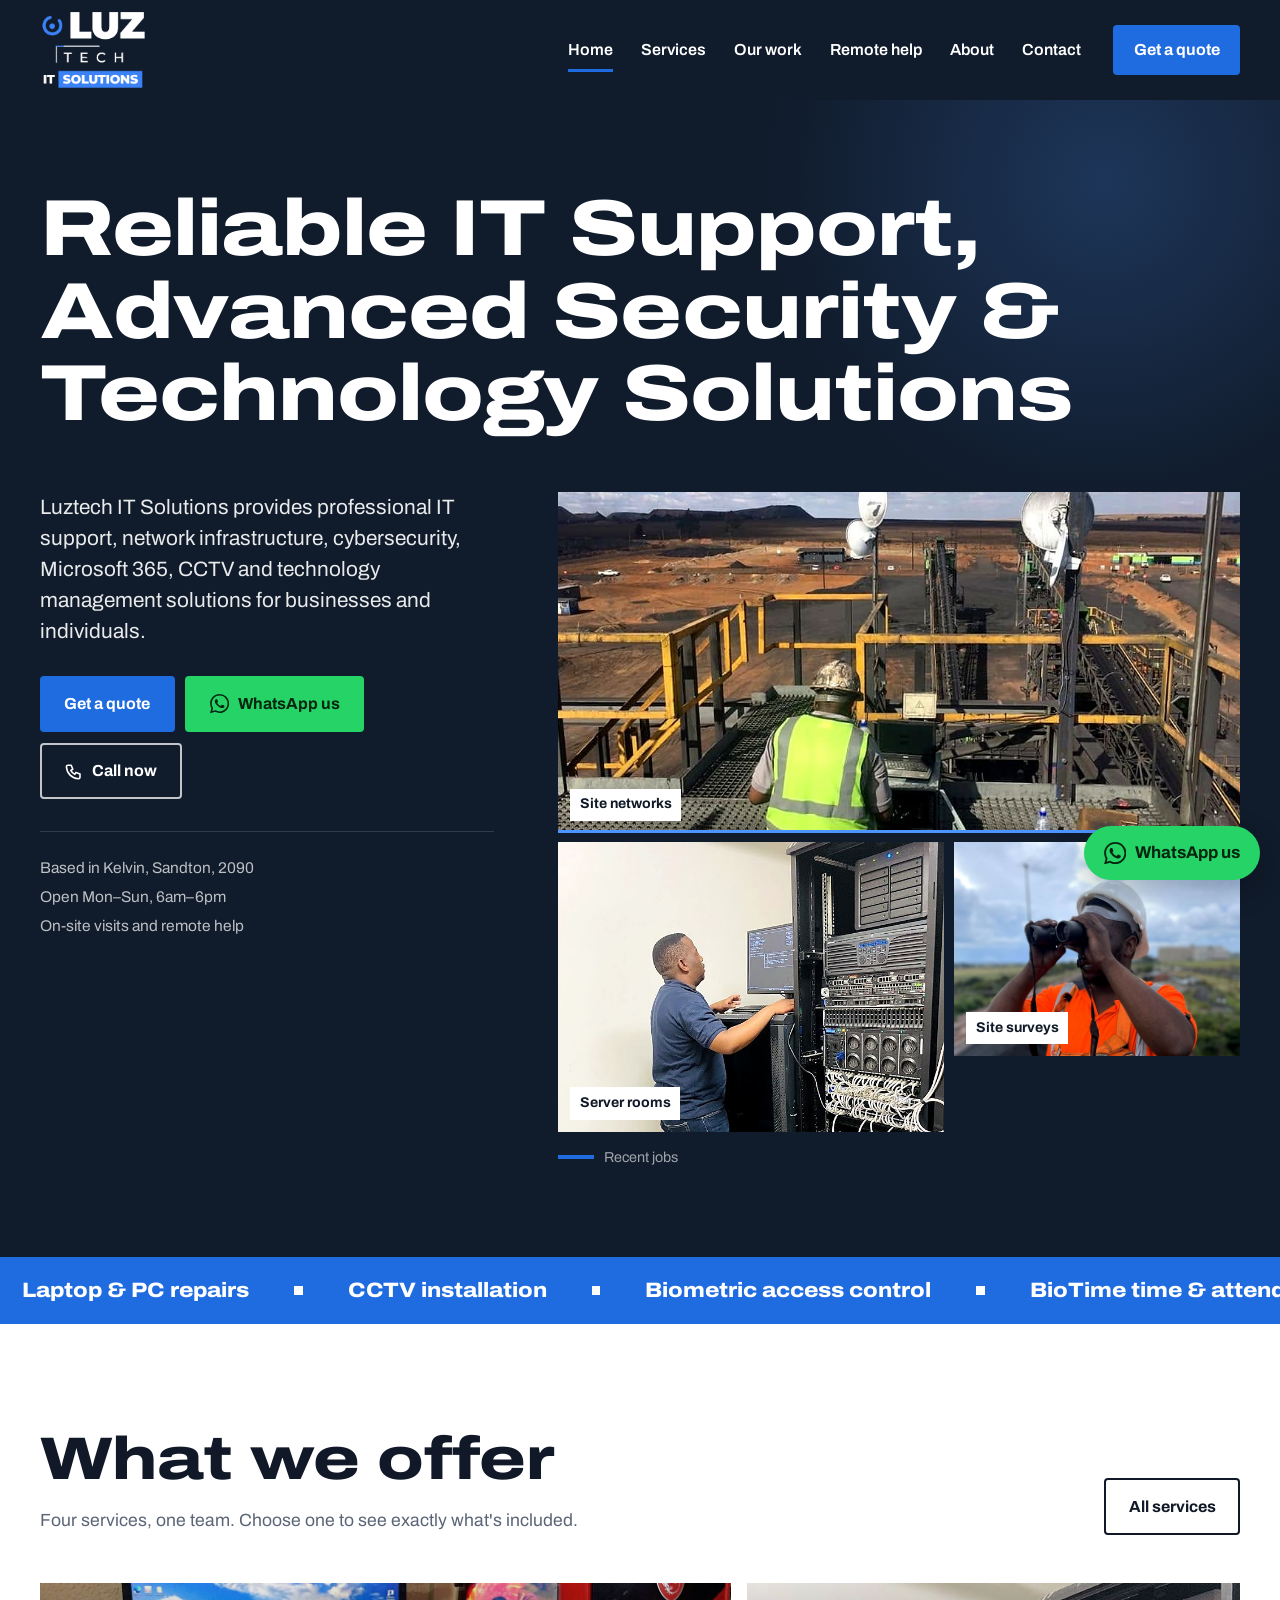
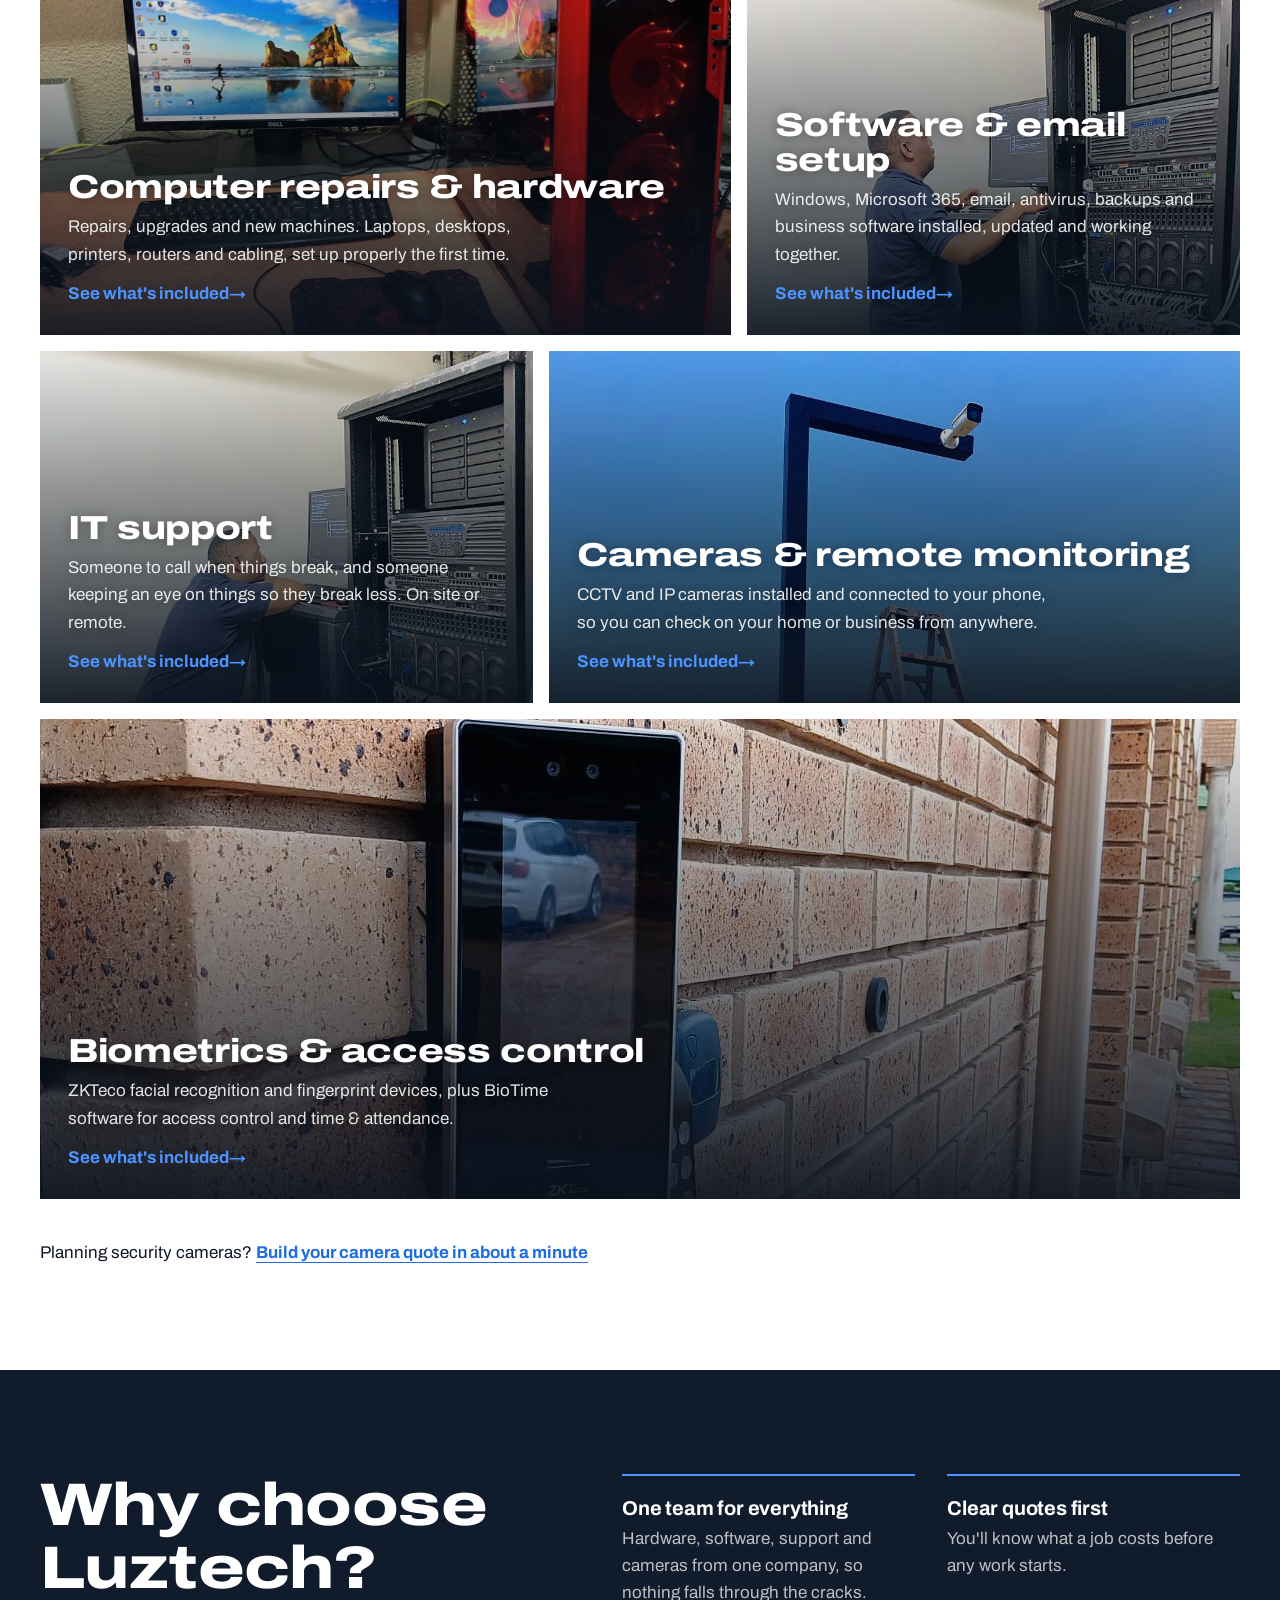
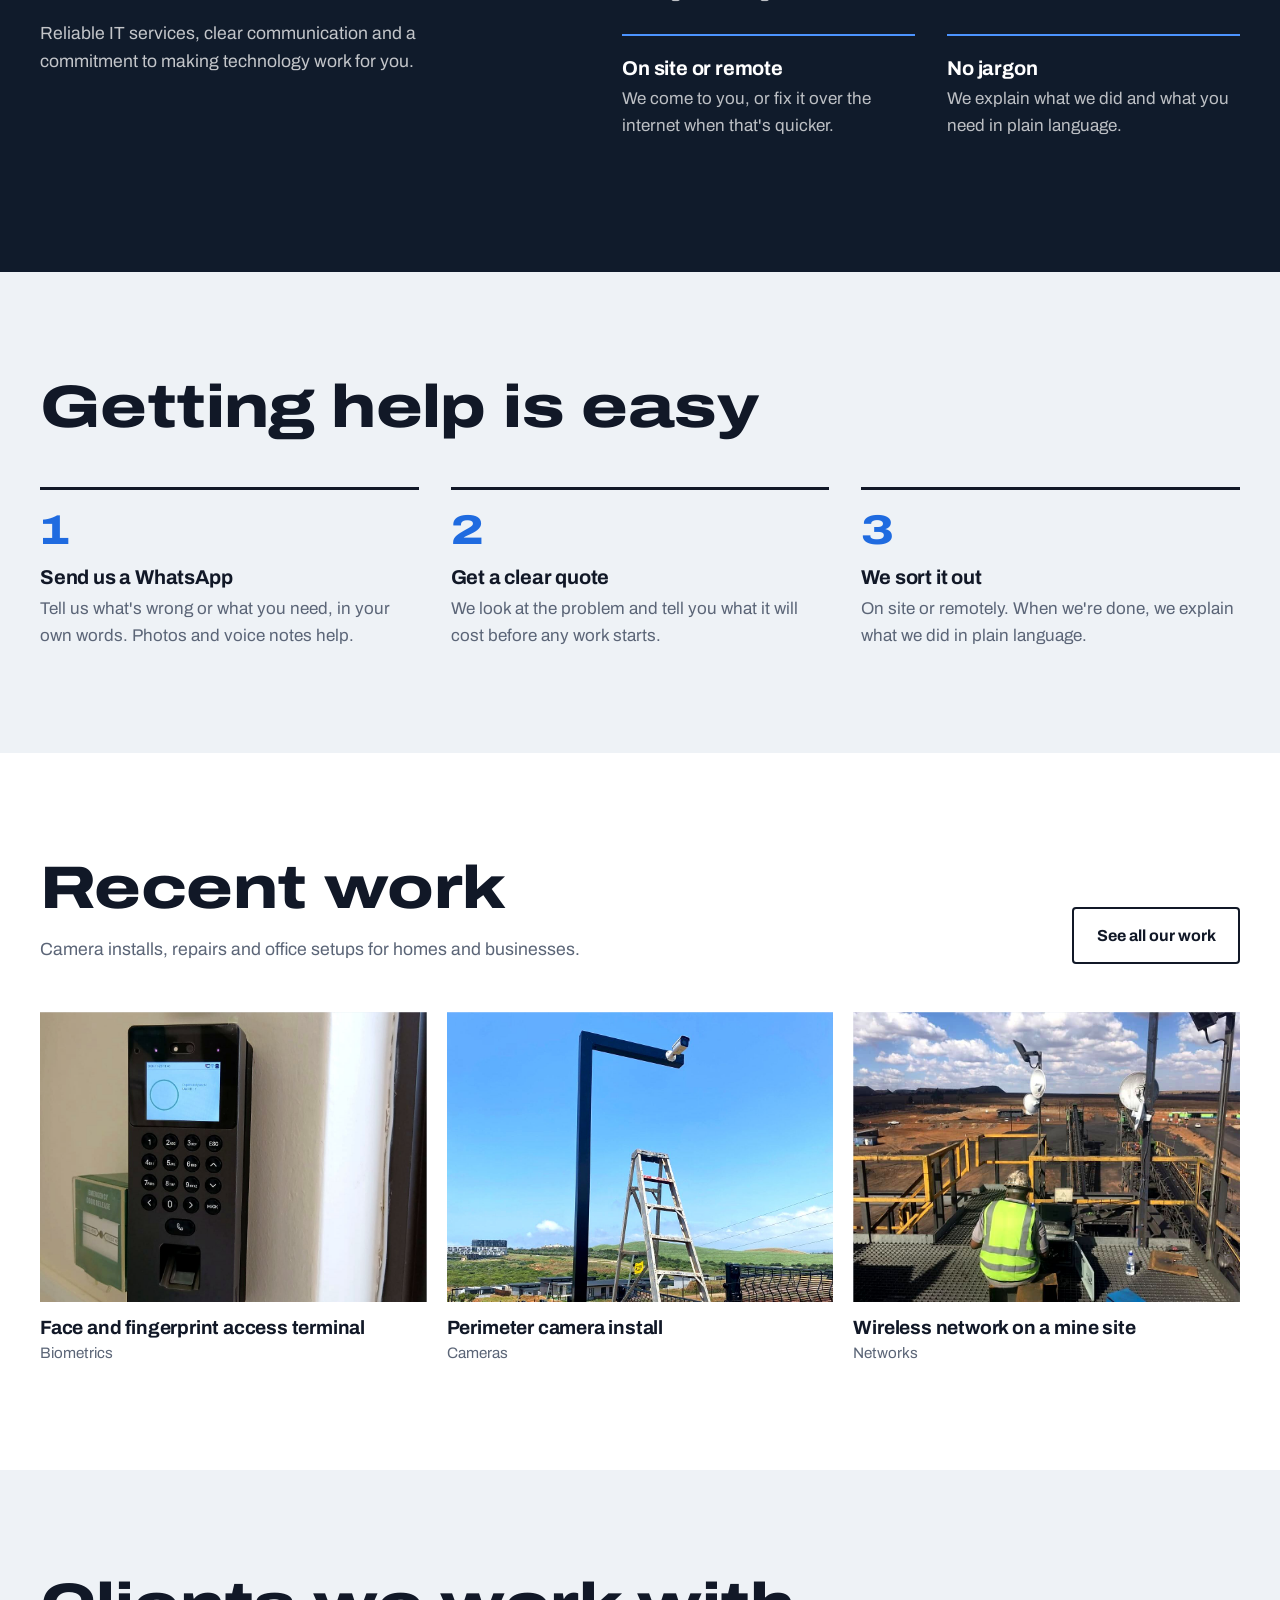
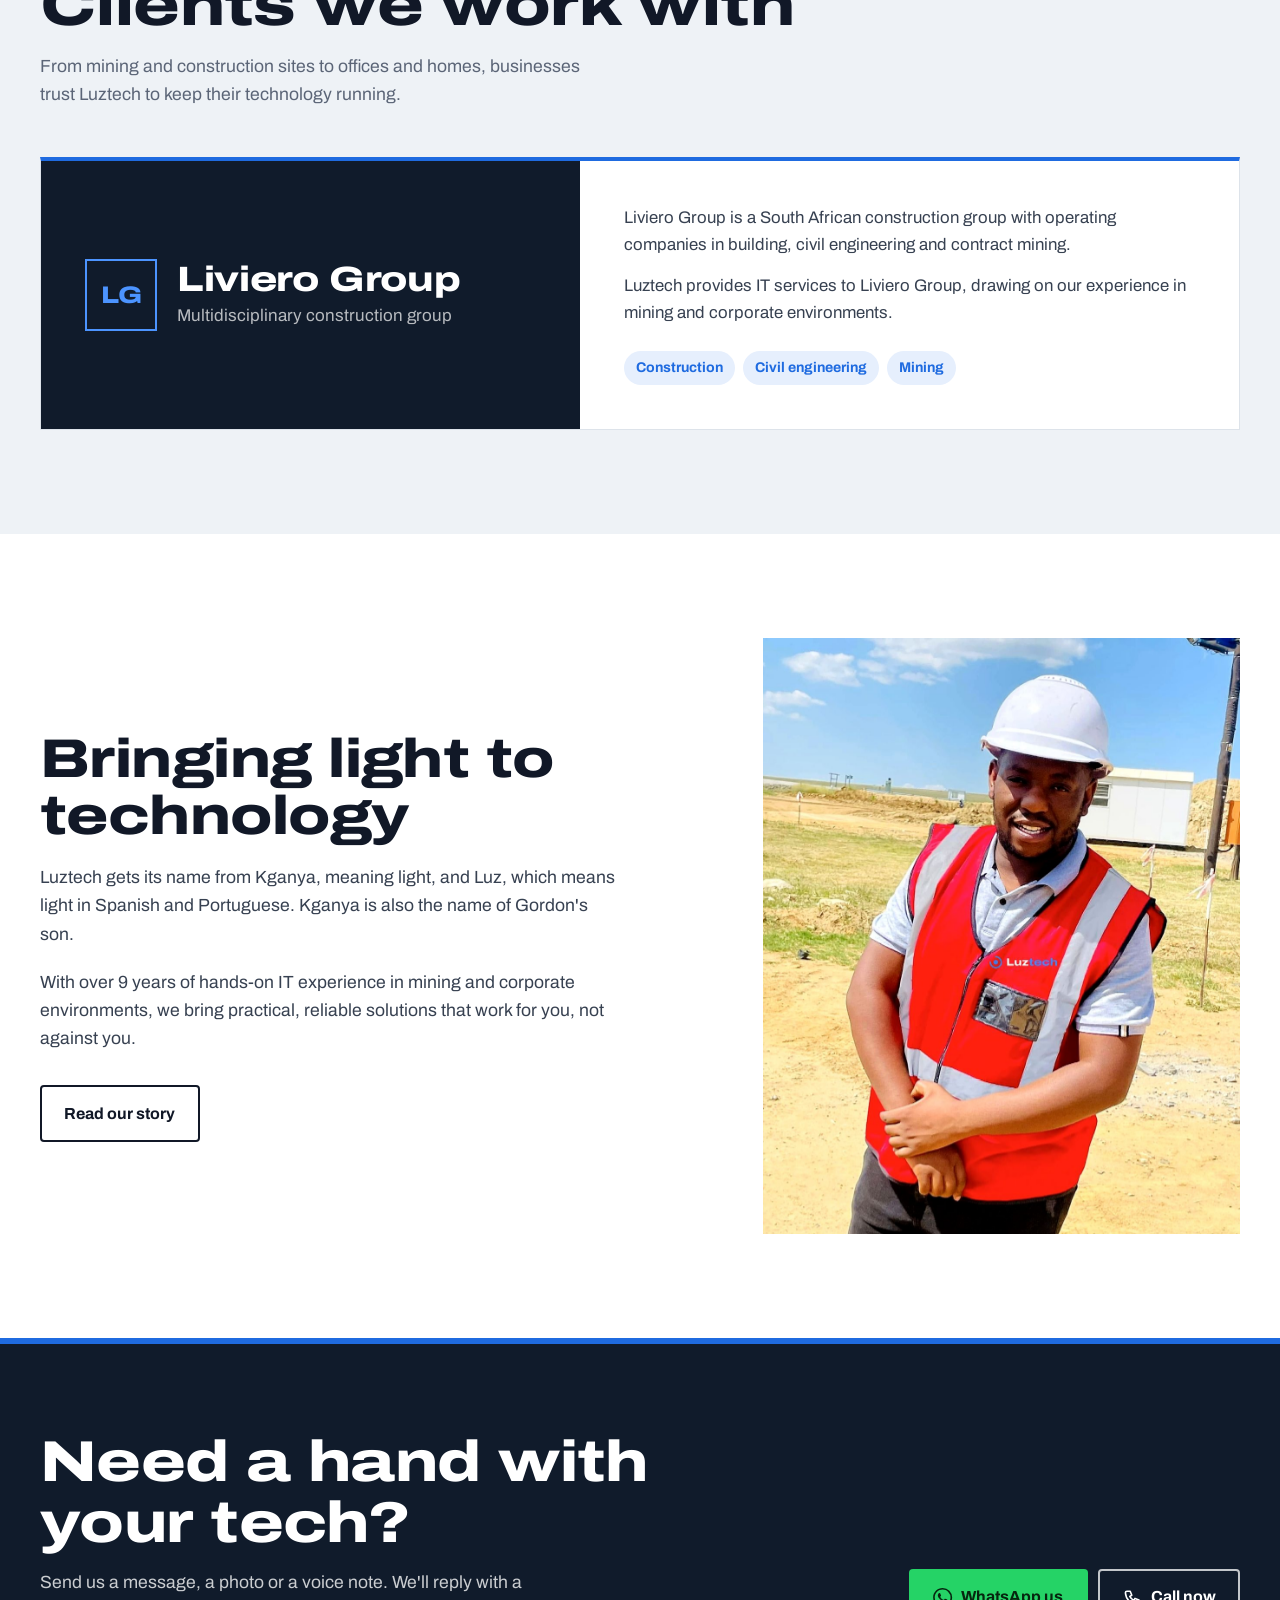
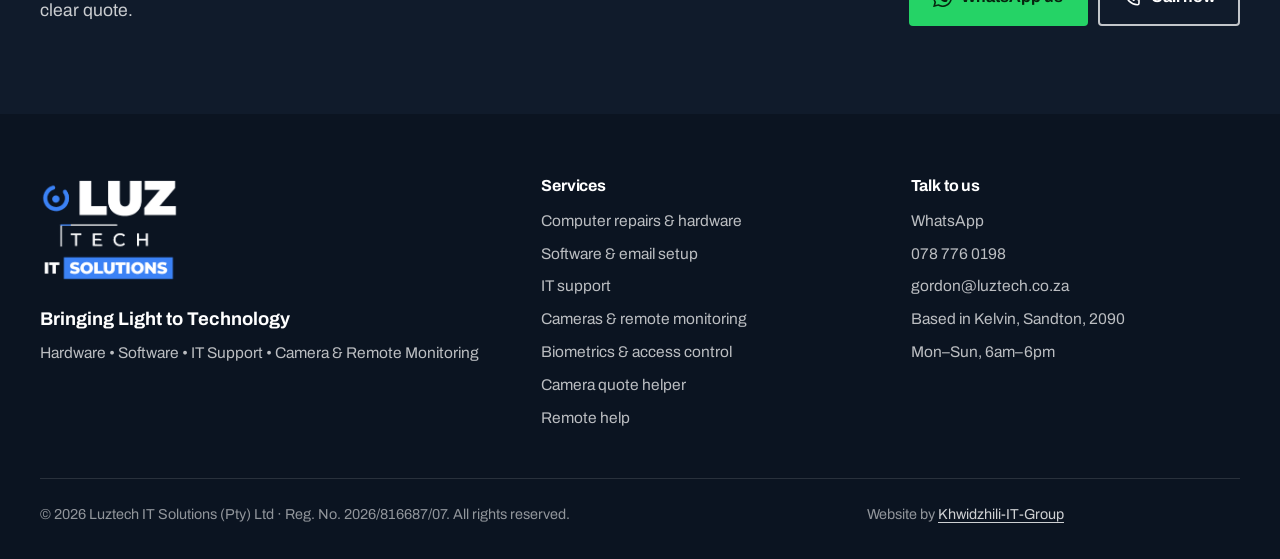
<file: index.html>
<!DOCTYPE html>
<html lang="en-ZA">
<head>
<meta charset="utf-8">
<meta name="viewport" content="width=device-width, initial-scale=1">
<title>Luztech IT Solutions | IT support, computer repairs & security cameras</title>
<meta name="description" content="IT support, computer repairs, software setup and security cameras for homes and businesses in South Africa. WhatsApp Luztech for a quote.">
<link rel="canonical" href="https://www.luztech.co.za/">
<meta property="og:title" content="Luztech IT Solutions | IT support, computer repairs & security cameras">
<meta property="og:description" content="IT support, computer repairs, software setup and security cameras for homes and businesses in South Africa. WhatsApp Luztech for a quote.">
<meta property="og:type" content="website">
<meta property="og:url" content="https://www.luztech.co.za/">
<meta property="og:image" content="https://www.luztech.co.za/images/share.jpg">
<meta name="theme-color" content="#101B2B">
<link rel="icon" href="data:image/svg+xml,%3Csvg xmlns='http://www.w3.org/2000/svg' viewBox='0 0 32 32'%3E%3Crect width='32' height='32' rx='7' fill='%23101B2B'/%3E%3Cpath d='M16 6A10 10 0 1 1 6 16' fill='none' stroke='%234C94FF' stroke-width='3' stroke-linecap='round'/%3E%3Ccircle cx='16' cy='16' r='4.5' fill='%234C94FF'/%3E%3C/svg%3E">
<link rel="preconnect" href="https://fonts.googleapis.com">
<link rel="preconnect" href="https://fonts.gstatic.com" crossorigin>
<link href="https://fonts.googleapis.com/css2?family=Archivo:wdth,wght@62..125,100..900&display=swap" rel="stylesheet">
<link rel="stylesheet" href="css/site.css?v=20261125a">
<script>document.documentElement.classList.add("js")</script>
<!-- Google Analytics: replace G-XXXXXXXXXX with your Measurement ID, then remove the comment markers.
<script async src="https://www.googletagmanager.com/gtag/js?id=G-XXXXXXXXXX"></script>
<script>window.dataLayer=window.dataLayer||[];function gtag(){dataLayer.push(arguments);}gtag('js',new Date());gtag('config','G-XXXXXXXXXX');</script>
-->
<script type="application/ld+json">{"@context": "https://schema.org", "@type": "LocalBusiness", "name": "Luztech IT Solutions", "slogan": "Bringing Light to Technology", "url": "https://www.luztech.co.za/", "email": "gordon@luztech.co.za", "telephone": "+27 78 776 0198", "areaServed": "Sandton, Johannesburg", "openingHoursSpecification": [{"@type": "OpeningHoursSpecification", "dayOfWeek": ["Monday", "Tuesday", "Wednesday", "Thursday", "Friday", "Saturday", "Sunday"], "opens": "06:00", "closes": "18:00"}], "address": {"@type": "PostalAddress", "addressLocality": "Kelvin, Sandton", "addressRegion": "Gauteng", "postalCode": "2090", "addressCountry": "ZA"}, "legalName": "Luztech IT Solutions (Pty) Ltd", "founder": {"@type": "Person", "name": "Aotlotlwe Gordon Segosapelo", "jobTitle": "Director"}, "foundingDate": "2026-10-13", "description": "IT support, computer repairs, software setup, and camera & remote monitoring for homes and businesses in South Africa.", "image": "https://www.luztech.co.za/images/share.jpg"}</script>
</head>
<body>
<a class="skip" href="#main">Skip to content</a>
<header class="site-head">
  <div class="wrap">
    <a class="brand" href="index.html" aria-label="Luztech IT Solutions, home"><img class="brand-logo" src="images/logo.png?v=1" alt="Luztech IT Solutions" width="297" height="222"></a>
    <nav class="nav" id="nav" aria-label="Main"><a href="index.html" aria-current="page">Home</a><a href="services.html">Services</a><a href="our-work.html">Our work</a><a href="remote-help.html">Remote help</a><a href="about.html">About</a><a href="contact.html">Contact</a></nav>
    <a class="btn btn-primary btn-sm head-cta" href="contact.html">Get a quote</a>
    <button class="menu-btn" aria-expanded="false" aria-controls="nav">Menu</button>
  </div>
  <div class="progress-line" aria-hidden="true"></div>
</header>
<main id="main">

<section class="hero">
  <div class="wrap">
    <h1>Reliable IT Support, Advanced Security &amp; Technology Solutions</h1>
    <div class="hero-grid">
      <div>
        <p class="hero-lede">Luztech IT Solutions provides professional IT support, network infrastructure, cybersecurity, Microsoft 365, CCTV and technology management solutions for businesses and individuals.</p>
        <div class="hero-btns">
          <a class="btn btn-primary" href="contact.html">Get a quote</a>
          <a class="btn btn-wa" data-wa="Hi Luztech, I'd like a quote."><svg viewBox="0 0 24 24" fill="currentColor" aria-hidden="true"><path d="M17.472 14.382c-.297-.149-1.758-.867-2.03-.967-.273-.099-.471-.148-.67.15-.197.297-.767.966-.94 1.164-.173.199-.347.223-.644.075-.297-.15-1.255-.463-2.39-1.475-.883-.788-1.48-1.761-1.653-2.059-.173-.297-.018-.458.13-.606.134-.133.298-.347.446-.52.149-.174.198-.298.298-.497.099-.198.05-.371-.025-.52-.075-.149-.669-1.612-.916-2.207-.242-.579-.487-.5-.669-.51-.173-.008-.371-.01-.57-.01-.198 0-.52.074-.792.372-.272.297-1.04 1.016-1.04 2.479 0 1.462 1.065 2.875 1.213 3.074.149.198 2.096 3.2 5.077 4.487.709.306 1.262.489 1.694.625.712.227 1.36.195 1.871.118.571-.085 1.758-.719 2.006-1.413.248-.694.248-1.289.173-1.413-.074-.124-.272-.198-.57-.347m-5.421 7.403h-.004a9.87 9.87 0 01-5.031-1.378l-.361-.214-3.741.982.998-3.648-.235-.374a9.86 9.86 0 01-1.51-5.26c.001-5.45 4.436-9.884 9.888-9.884 2.64 0 5.122 1.03 6.988 2.898a9.825 9.825 0 012.893 6.994c-.003 5.45-4.437 9.884-9.885 9.884m8.413-18.297A11.815 11.815 0 0012.05 0C5.495 0 .16 5.335.157 11.892c0 2.096.547 4.142 1.588 5.945L.057 24l6.305-1.654a11.882 11.882 0 005.683 1.448h.005c6.554 0 11.89-5.335 11.893-11.893a11.821 11.821 0 00-3.48-8.413Z"/></svg>WhatsApp us</a>
          <a class="btn btn-ghost" data-cfg-href="phone"><svg viewBox="0 0 24 24" fill="none" stroke="currentColor" stroke-width="2" stroke-linecap="round" stroke-linejoin="round" aria-hidden="true"><path d="M5 4h4l2 5-2.5 1.5a11 11 0 0 0 5 5L15 13l5 2v4a2 2 0 0 1-2 2A16 16 0 0 1 3 6a2 2 0 0 1 2-2"/></svg>Call now</a>
        </div>
        <div class="hero-info">
          <span>Based in <span data-cfg="area">Kelvin, Sandton, 2090</span></span>
          <span>Open <span data-cfg="hours">Mon–Sun, 6am–6pm</span></span>
          <span>On-site visits and remote help</span>
        </div>
      </div>
      <div>
        <div class="collage" data-collage>
          <figure class="photo on-dark slides c1" style="--ratio:16 / 8"><img src="images/hero.jpg" alt="Luztech setting up a wireless network on a mine site" data-label="Site networks" class="on"><img src="images/hero-1b.jpg" alt="ZKTeco facial recognition reader installed on a brick wall" data-label="Biometric access" loading="lazy"><span class="chip-label"><span>Site networks</span></span></figure>
          <figure class="photo on-dark slides c2" style="--ratio:4 / 3"><img src="images/hero-2.jpg" alt="Working in a server room" data-label="Server rooms" class="on"><img src="images/hero-2b.jpg" alt="On a site visit" data-label="Site visits" loading="lazy"><span class="chip-label"><span>Server rooms</span></span></figure>
          <figure class="photo on-dark slides c3" style="--ratio:4 / 3"><img src="images/hero-3.jpg" alt="Site survey on a high platform" data-label="Site surveys" class="on"><img src="images/hero-3b.jpg" alt="Camera installed on a pole at a perimeter fence" data-label="Camera installs" loading="lazy"><span class="chip-label"><span>Site surveys</span></span></figure>
        </div>
        <p class="collage-note"><i></i>Recent jobs</p>
      </div>
    </div>
  </div>
</section>
<div class="ticker" aria-hidden="true"><div class="ticker-track"><span>Laptop &amp; PC repairs</span><span>CCTV installation</span><span>Biometric access control</span><span>BioTime time &amp; attendance</span><span>Wi-Fi &amp; networks</span><span>Microsoft 365 &amp; email</span><span>Remote support</span><span>Data backups</span><span>Virus removal</span><span>Printer setup</span><span>Remote monitoring</span><span>Laptop &amp; PC repairs</span><span>CCTV installation</span><span>Biometric access control</span><span>BioTime time &amp; attendance</span><span>Wi-Fi &amp; networks</span><span>Microsoft 365 &amp; email</span><span>Remote support</span><span>Data backups</span><span>Virus removal</span><span>Printer setup</span><span>Remote monitoring</span></div></div>

<section class="section">
  <div class="wrap">
    <div class="section-head">
      <div><h2>What we offer</h2><p>Four services, one team. Choose one to see exactly what's included.</p></div>
      <a class="btn btn-outline" href="services.html">All services</a>
    </div>
    <div class="tiles"><a class="tile" href="computer-repairs.html"><figure class="photo on-dark" style="--ratio:auto"><img src="images/service-hardware.jpg" alt="Computer repairs & hardware" loading="lazy" onerror="this.remove()"><figcaption class="ph-note" aria-hidden="true"><svg viewBox="0 0 24 24" fill="none" stroke="currentColor" stroke-width="2" stroke-linecap="round" stroke-linejoin="round" aria-hidden="true"><path d="M4 8h3l2-3h6l2 3h3v11H4z"/><circle cx="12" cy="13" r="3.5"/></svg><span>Photo: a laptop opened up on the workbench</span><code>images/service-hardware.jpg</code></figcaption></figure><div class="tile-body"><h3>Computer repairs & hardware</h3><p>Repairs, upgrades and new machines. Laptops, desktops, printers, routers and cabling, set up properly the first time.</p><span class="go">See what's included</span></div></a><a class="tile" href="software-setup.html"><figure class="photo on-dark" style="--ratio:auto"><img src="images/service-software.jpg" alt="Software & email setup" loading="lazy" onerror="this.remove()"><figcaption class="ph-note" aria-hidden="true"><svg viewBox="0 0 24 24" fill="none" stroke="currentColor" stroke-width="2" stroke-linecap="round" stroke-linejoin="round" aria-hidden="true"><path d="M4 8h3l2-3h6l2 3h3v11H4z"/><circle cx="12" cy="13" r="3.5"/></svg><span>Photo: setting up email on a client's laptop</span><code>images/service-software.jpg</code></figcaption></figure><div class="tile-body"><h3>Software & email setup</h3><p>Windows, Microsoft 365, email, antivirus, backups and business software installed, updated and working together.</p><span class="go">See what's included</span></div></a></div>
    <div class="tiles flip"><a class="tile" href="it-support.html"><figure class="photo on-dark" style="--ratio:auto"><img src="images/service-support.jpg" alt="IT support" loading="lazy" onerror="this.remove()"><figcaption class="ph-note" aria-hidden="true"><svg viewBox="0 0 24 24" fill="none" stroke="currentColor" stroke-width="2" stroke-linecap="round" stroke-linejoin="round" aria-hidden="true"><path d="M4 8h3l2-3h6l2 3h3v11H4z"/><circle cx="12" cy="13" r="3.5"/></svg><span>Photo: server rack</span><code>images/service-support.jpg</code></figcaption></figure><div class="tile-body"><h3>IT support</h3><p>Someone to call when things break, and someone keeping an eye on things so they break less. On site or remote.</p><span class="go">See what's included</span></div></a><a class="tile" href="cctv-installation.html"><figure class="photo on-dark" style="--ratio:auto"><img src="images/service-cameras.jpg" alt="Cameras & remote monitoring" loading="lazy" onerror="this.remove()"><figcaption class="ph-note" aria-hidden="true"><svg viewBox="0 0 24 24" fill="none" stroke="currentColor" stroke-width="2" stroke-linecap="round" stroke-linejoin="round" aria-hidden="true"><path d="M4 8h3l2-3h6l2 3h3v11H4z"/><circle cx="12" cy="13" r="3.5"/></svg><span>Photo: a camera Gordon installed, mounted on a wall</span><code>images/service-cameras.jpg</code></figcaption></figure><div class="tile-body"><h3>Cameras & remote monitoring</h3><p>CCTV and IP cameras installed and connected to your phone, so you can check on your home or business from anywhere.</p><span class="go">See what's included</span></div></a></div>
    <div class="tiles single"><a class="tile" href="biometric-access.html"><figure class="photo on-dark" style="--ratio:auto"><img src="images/service-biometrics.jpg" alt="Biometrics & access control" loading="lazy" onerror="this.remove()"><figcaption class="ph-note" aria-hidden="true"><svg viewBox="0 0 24 24" fill="none" stroke="currentColor" stroke-width="2" stroke-linecap="round" stroke-linejoin="round" aria-hidden="true"><path d="M4 8h3l2-3h6l2 3h3v11H4z"/><circle cx="12" cy="13" r="3.5"/></svg><span>Photo: facial recognition reader on a wall</span><code>images/service-biometrics.jpg</code></figcaption></figure><div class="tile-body"><h3>Biometrics & access control</h3><p>ZKTeco facial recognition and fingerprint devices, plus BioTime software for access control and time & attendance.</p><span class="go">See what's included</span></div></a></div>
    <p class="section-foot">Planning security cameras? <a class="text-link" href="camera-quote.html">Build your camera quote in about a minute</a></p>
  </div>
</section>

<section class="section section-dark">
  <div class="wrap diff">
    <div>
      <h2>Why choose Luztech?</h2>
      <p>Reliable IT services, clear communication and a commitment to making technology work for you.</p>
    </div>
    <div class="points">
      <div><h3>One team for everything</h3><p>Hardware, software, support and cameras from one company, so nothing falls through the cracks.</p></div>
      <div><h3>Clear quotes first</h3><p>You'll know what a job costs before any work starts.</p></div>
      <div><h3>On site or remote</h3><p>We come to you, or fix it over the internet when that's quicker.</p></div>
      <div><h3>No jargon</h3><p>We explain what we did and what you need in plain language.</p></div>
    </div>
  </div>
</section>

<section class="section section-mist">
  <div class="wrap">
    <div class="section-head"><div><h2>Getting help is easy</h2></div></div>
    <ol class="steps">
      <li><h3>Send us a WhatsApp</h3><p>Tell us what's wrong or what you need, in your own words. Photos and voice notes help.</p></li>
      <li><h3>Get a clear quote</h3><p>We look at the problem and tell you what it will cost before any work starts.</p></li>
      <li><h3>We sort it out</h3><p>On site or remotely. When we're done, we explain what we did in plain language.</p></li>
    </ol>
  </div>
</section>

<section class="section">
  <div class="wrap">
    <div class="section-head">
      <div><h2>Recent work</h2><p>Camera installs, repairs and office setups for homes and businesses.</p></div>
      <a class="btn btn-outline" href="our-work.html">See all our work</a>
    </div>
    <div class="work-grid"><article class="job"><figure class="photo" style="--ratio:4 / 3"><img src="images/work-10.jpg" alt="Face and fingerprint access terminal" loading="lazy" onerror="this.remove()"><figcaption class="ph-note" aria-hidden="true"><svg viewBox="0 0 24 24" fill="none" stroke="currentColor" stroke-width="2" stroke-linecap="round" stroke-linejoin="round" aria-hidden="true"><path d="M4 8h3l2-3h6l2 3h3v11H4z"/><circle cx="12" cy="13" r="3.5"/></svg><span>Face and fingerprint access terminal</span><code>images/work-10.jpg</code></figcaption></figure>
  <h3>Face and fingerprint access terminal</h3>
  <p class="where">Biometrics</p>
</article><article class="job"><figure class="photo" style="--ratio:4 / 3"><img src="images/work-7.jpg" alt="Perimeter camera install" loading="lazy" onerror="this.remove()"><figcaption class="ph-note" aria-hidden="true"><svg viewBox="0 0 24 24" fill="none" stroke="currentColor" stroke-width="2" stroke-linecap="round" stroke-linejoin="round" aria-hidden="true"><path d="M4 8h3l2-3h6l2 3h3v11H4z"/><circle cx="12" cy="13" r="3.5"/></svg><span>Perimeter camera install</span><code>images/work-7.jpg</code></figcaption></figure>
  <h3>Perimeter camera install</h3>
  <p class="where">Cameras</p>
</article><article class="job"><figure class="photo" style="--ratio:4 / 3"><img src="images/work-2.jpg" alt="Wireless network on a mine site" loading="lazy" onerror="this.remove()"><figcaption class="ph-note" aria-hidden="true"><svg viewBox="0 0 24 24" fill="none" stroke="currentColor" stroke-width="2" stroke-linecap="round" stroke-linejoin="round" aria-hidden="true"><path d="M4 8h3l2-3h6l2 3h3v11H4z"/><circle cx="12" cy="13" r="3.5"/></svg><span>Wireless network on a mine site</span><code>images/work-2.jpg</code></figcaption></figure>
  <h3>Wireless network on a mine site</h3>
  <p class="where">Networks</p>
</article></div>
  </div>
</section>

<section class="section section-mist">
  <div class="wrap">
    <div class="section-head"><div><h2>Clients we work with</h2><p>From mining and construction sites to offices and homes, businesses trust Luztech to keep their technology running.</p></div></div>
    <div class="client-feature">
      <div class="client-name">
        <span class="client-mono" aria-hidden="true">LG</span>
        <div><h3>Liviero Group</h3><p>Multidisciplinary construction group</p></div>
      </div>
      <div class="client-body">
        <p>Liviero Group is a South African construction group with operating companies in building, civil engineering and contract mining.</p>
        <p>Luztech provides IT services to Liviero Group, drawing on our experience in mining and corporate environments.</p>
        <ul class="client-tags"><li>Construction</li><li>Civil engineering</li><li>Mining</li></ul>
      </div>
    </div>
  </div>
</section>

<section class="section">
  <div class="wrap about-strip">
    <div>
      <h2>Bringing light to technology</h2>
      <p>Luztech gets its name from Kganya, meaning light, and Luz, which means light in Spanish and Portuguese. Kganya is also the name of Gordon's son.</p>
      <p>With over 9 years of hands-on IT experience in mining and corporate environments, we bring practical, reliable solutions that work for you, not against you.</p>
      <a class="btn btn-outline" href="about.html">Read our story</a>
    </div>
    <figure class="photo" style="--ratio:4 / 5"><img src="images/gordon.jpg" alt="Gordon, founder of Luztech IT Solutions" loading="lazy" onerror="this.remove()"><figcaption class="ph-note" aria-hidden="true"><svg viewBox="0 0 24 24" fill="none" stroke="currentColor" stroke-width="2" stroke-linecap="round" stroke-linejoin="round" aria-hidden="true"><path d="M4 8h3l2-3h6l2 3h3v11H4z"/><circle cx="12" cy="13" r="3.5"/></svg><span>Photo: Gordon, a natural portrait</span><code>images/gordon.jpg</code></figcaption></figure>
  </div>
</section>
<section class="cta-band"><div class="wrap">
  <div><h2>Need a hand with your tech?</h2><p>Send us a message, a photo or a voice note. We'll reply with a clear quote.</p></div>
  <div class="btns"><a class="btn btn-wa" data-wa="Hi Luztech, I need help with: "><svg viewBox="0 0 24 24" fill="currentColor" aria-hidden="true"><path d="M17.472 14.382c-.297-.149-1.758-.867-2.03-.967-.273-.099-.471-.148-.67.15-.197.297-.767.966-.94 1.164-.173.199-.347.223-.644.075-.297-.15-1.255-.463-2.39-1.475-.883-.788-1.48-1.761-1.653-2.059-.173-.297-.018-.458.13-.606.134-.133.298-.347.446-.52.149-.174.198-.298.298-.497.099-.198.05-.371-.025-.52-.075-.149-.669-1.612-.916-2.207-.242-.579-.487-.5-.669-.51-.173-.008-.371-.01-.57-.01-.198 0-.52.074-.792.372-.272.297-1.04 1.016-1.04 2.479 0 1.462 1.065 2.875 1.213 3.074.149.198 2.096 3.2 5.077 4.487.709.306 1.262.489 1.694.625.712.227 1.36.195 1.871.118.571-.085 1.758-.719 2.006-1.413.248-.694.248-1.289.173-1.413-.074-.124-.272-.198-.57-.347m-5.421 7.403h-.004a9.87 9.87 0 01-5.031-1.378l-.361-.214-3.741.982.998-3.648-.235-.374a9.86 9.86 0 01-1.51-5.26c.001-5.45 4.436-9.884 9.888-9.884 2.64 0 5.122 1.03 6.988 2.898a9.825 9.825 0 012.893 6.994c-.003 5.45-4.437 9.884-9.885 9.884m8.413-18.297A11.815 11.815 0 0012.05 0C5.495 0 .16 5.335.157 11.892c0 2.096.547 4.142 1.588 5.945L.057 24l6.305-1.654a11.882 11.882 0 005.683 1.448h.005c6.554 0 11.89-5.335 11.893-11.893a11.821 11.821 0 00-3.48-8.413Z"/></svg>WhatsApp us</a>
  <a class="btn btn-ghost" data-cfg-href="phone"><svg viewBox="0 0 24 24" fill="none" stroke="currentColor" stroke-width="2" stroke-linecap="round" stroke-linejoin="round" aria-hidden="true"><path d="M5 4h4l2 5-2.5 1.5a11 11 0 0 0 5 5L15 13l5 2v4a2 2 0 0 1-2 2A16 16 0 0 1 3 6a2 2 0 0 1 2-2"/></svg>Call now</a></div>
</div></section>

</main>
<footer class="site-foot">
  <div class="wrap">
    <div class="foot-grid">
      <div>
        <a class="brand" href="index.html"><img class="brand-logo" src="images/logo.png?v=1" alt="Luztech IT Solutions" width="297" height="222"></a>
        <p class="foot-slogan">Bringing Light to Technology</p>
        <p class="foot-tag">Hardware • Software • IT Support • Camera &amp; Remote Monitoring</p>
        <div class="socials">
          <a data-cfg-optional="facebook" data-cfg-href="facebook" aria-label="Luztech on Facebook"><svg viewBox="0 0 24 24" fill="currentColor" aria-hidden="true"><path d="M14 8h3V4h-3c-2.8 0-4.5 1.8-4.5 4.6V11H7v4h2.5v9h4v-9H17l.5-4h-4V8.8c0-.5.3-.8.5-.8z"/></svg></a>
          <a data-cfg-optional="instagram" data-cfg-href="instagram" aria-label="Luztech on Instagram"><svg viewBox="0 0 24 24" fill="none" stroke="currentColor" stroke-width="2" aria-hidden="true"><rect x="3" y="3" width="18" height="18" rx="5"/><circle cx="12" cy="12" r="4"/><circle cx="17.5" cy="6.5" r="1" fill="currentColor"/></svg></a>
          <a data-cfg-optional="googleReviews" data-cfg-href="googleReviews" aria-label="Luztech reviews on Google"><svg viewBox="0 0 24 24" fill="currentColor" aria-hidden="true"><path d="M12 2.5l2.9 6 6.6.9-4.8 4.6 1.2 6.5L12 17.4l-5.9 3.1 1.2-6.5L2.5 9.4l6.6-.9z"/></svg></a>
        </div>
      </div>
      <div>
        <h2>Services</h2>
        <ul>
          <li><a href="computer-repairs.html">Computer repairs &amp; hardware</a></li>
          <li><a href="software-setup.html">Software &amp; email setup</a></li>
          <li><a href="it-support.html">IT support</a></li>
          <li><a href="cctv-installation.html">Cameras &amp; remote monitoring</a></li>
          <li><a href="biometric-access.html">Biometrics &amp; access control</a></li>
          <li><a href="camera-quote.html">Camera quote helper</a></li>
          <li><a href="remote-help.html">Remote help</a></li>
        </ul>
      </div>
      <div>
        <h2>Talk to us</h2>
        <ul>
          <li><a data-wa="Hi Luztech, I'd like a quote.">WhatsApp</a></li>
          <li><a data-cfg="phone" data-cfg-href="phone">078 776 0198</a></li>
          <li><a href="mailto:gordon@luztech.co.za">gordon@luztech.co.za</a></li>
          <li>Based in Kelvin, Sandton, 2090</li>
          <li data-cfg="hours">Mon–Sun, 6am–6pm</li>
        </ul>
      </div>
    </div>
    <div class="foot-base">
      <span>© <span data-year>2026</span> Luztech IT Solutions (Pty) Ltd · Reg. No. 2026/816687/07. All rights reserved.</span>
      <span class="credit">Website by <a href="tel:+27766038180">Khwidzhili-IT-Group</a></span>
    </div>
  </div>
</footer>
<div class="wa-float">
  <a class="wa-fab" data-wa="Hi Luztech, I'd like a quote." aria-label="Chat to Luztech on WhatsApp"><svg viewBox="0 0 24 24" fill="currentColor" aria-hidden="true"><path d="M17.472 14.382c-.297-.149-1.758-.867-2.03-.967-.273-.099-.471-.148-.67.15-.197.297-.767.966-.94 1.164-.173.199-.347.223-.644.075-.297-.15-1.255-.463-2.39-1.475-.883-.788-1.48-1.761-1.653-2.059-.173-.297-.018-.458.13-.606.134-.133.298-.347.446-.52.149-.174.198-.298.298-.497.099-.198.05-.371-.025-.52-.075-.149-.669-1.612-.916-2.207-.242-.579-.487-.5-.669-.51-.173-.008-.371-.01-.57-.01-.198 0-.52.074-.792.372-.272.297-1.04 1.016-1.04 2.479 0 1.462 1.065 2.875 1.213 3.074.149.198 2.096 3.2 5.077 4.487.709.306 1.262.489 1.694.625.712.227 1.36.195 1.871.118.571-.085 1.758-.719 2.006-1.413.248-.694.248-1.289.173-1.413-.074-.124-.272-.198-.57-.347m-5.421 7.403h-.004a9.87 9.87 0 01-5.031-1.378l-.361-.214-3.741.982.998-3.648-.235-.374a9.86 9.86 0 01-1.51-5.26c.001-5.45 4.436-9.884 9.888-9.884 2.64 0 5.122 1.03 6.988 2.898a9.825 9.825 0 012.893 6.994c-.003 5.45-4.437 9.884-9.885 9.884m8.413-18.297A11.815 11.815 0 0012.05 0C5.495 0 .16 5.335.157 11.892c0 2.096.547 4.142 1.588 5.945L.057 24l6.305-1.654a11.882 11.882 0 005.683 1.448h.005c6.554 0 11.89-5.335 11.893-11.893a11.821 11.821 0 00-3.48-8.413Z"/></svg><span>WhatsApp us</span></a>
</div>
<script src="js/site.js?v=20261125a"></script>
</body>
</html>
</file>
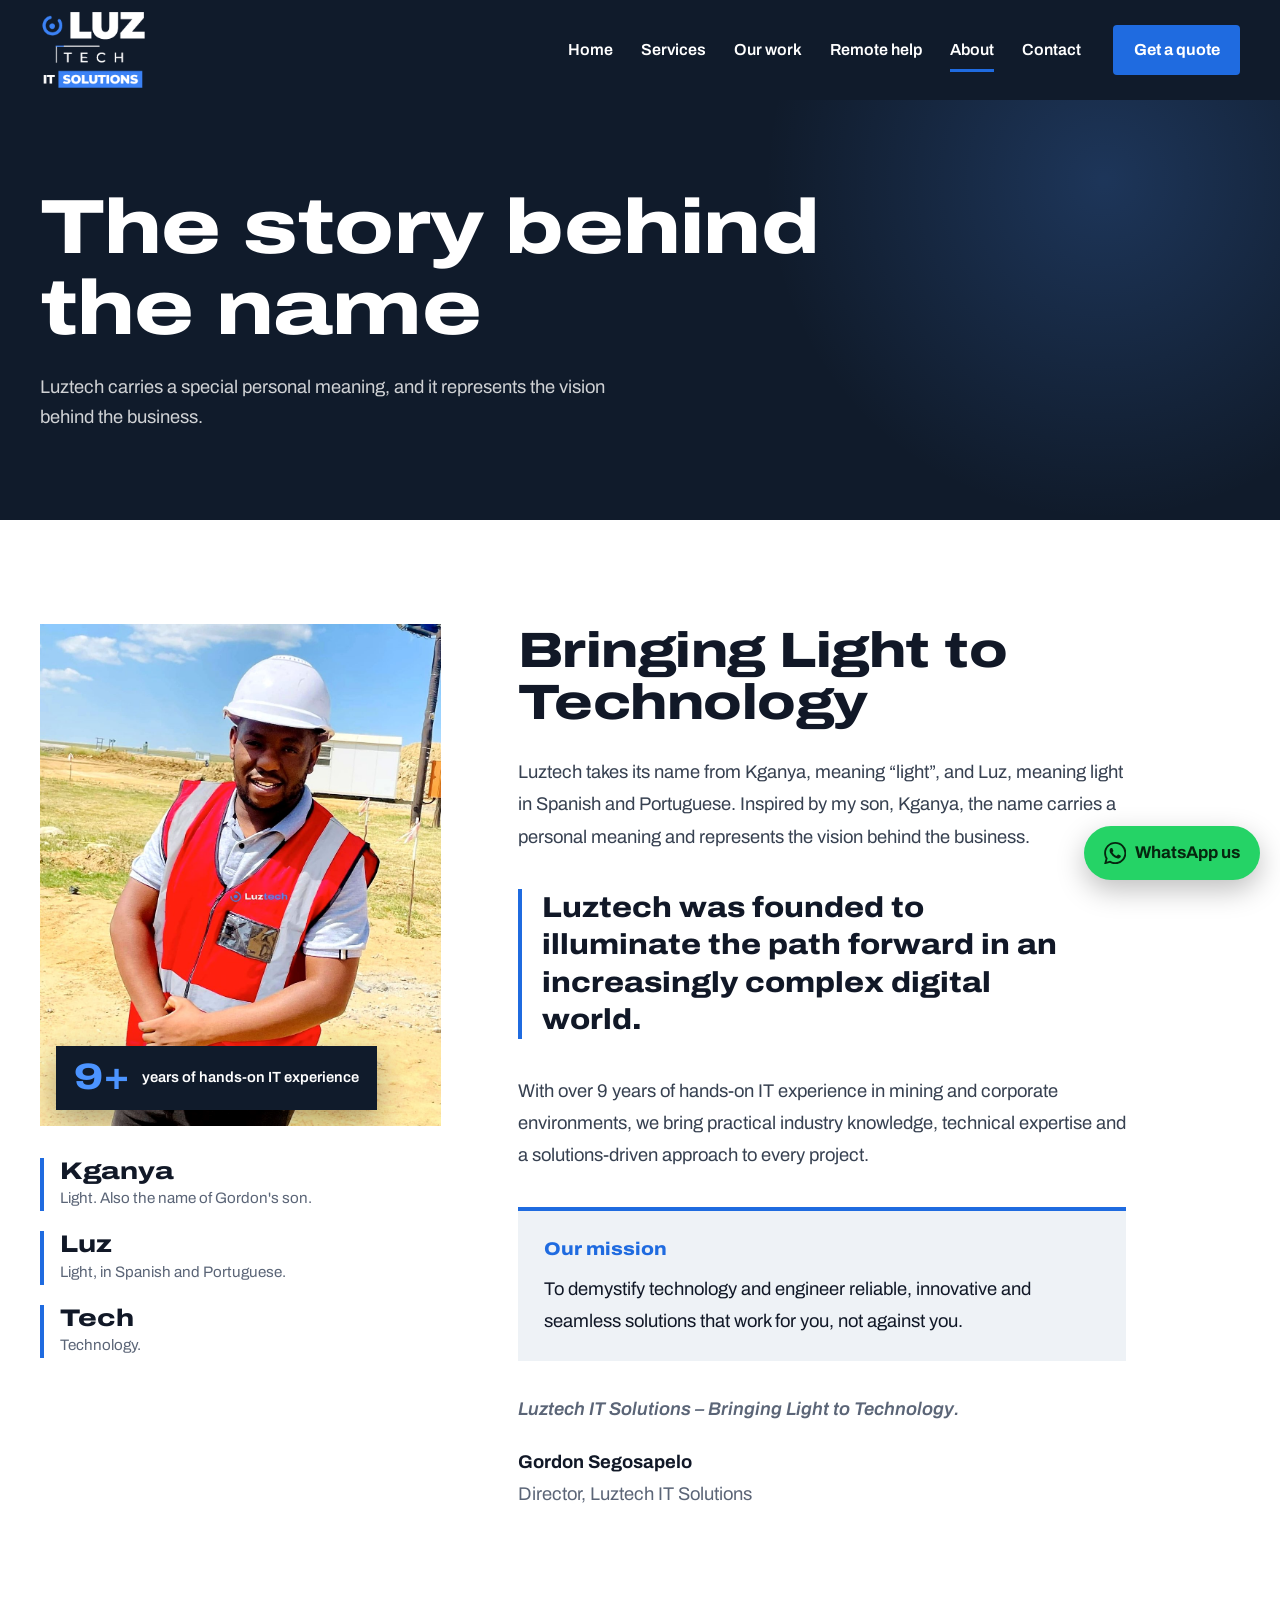
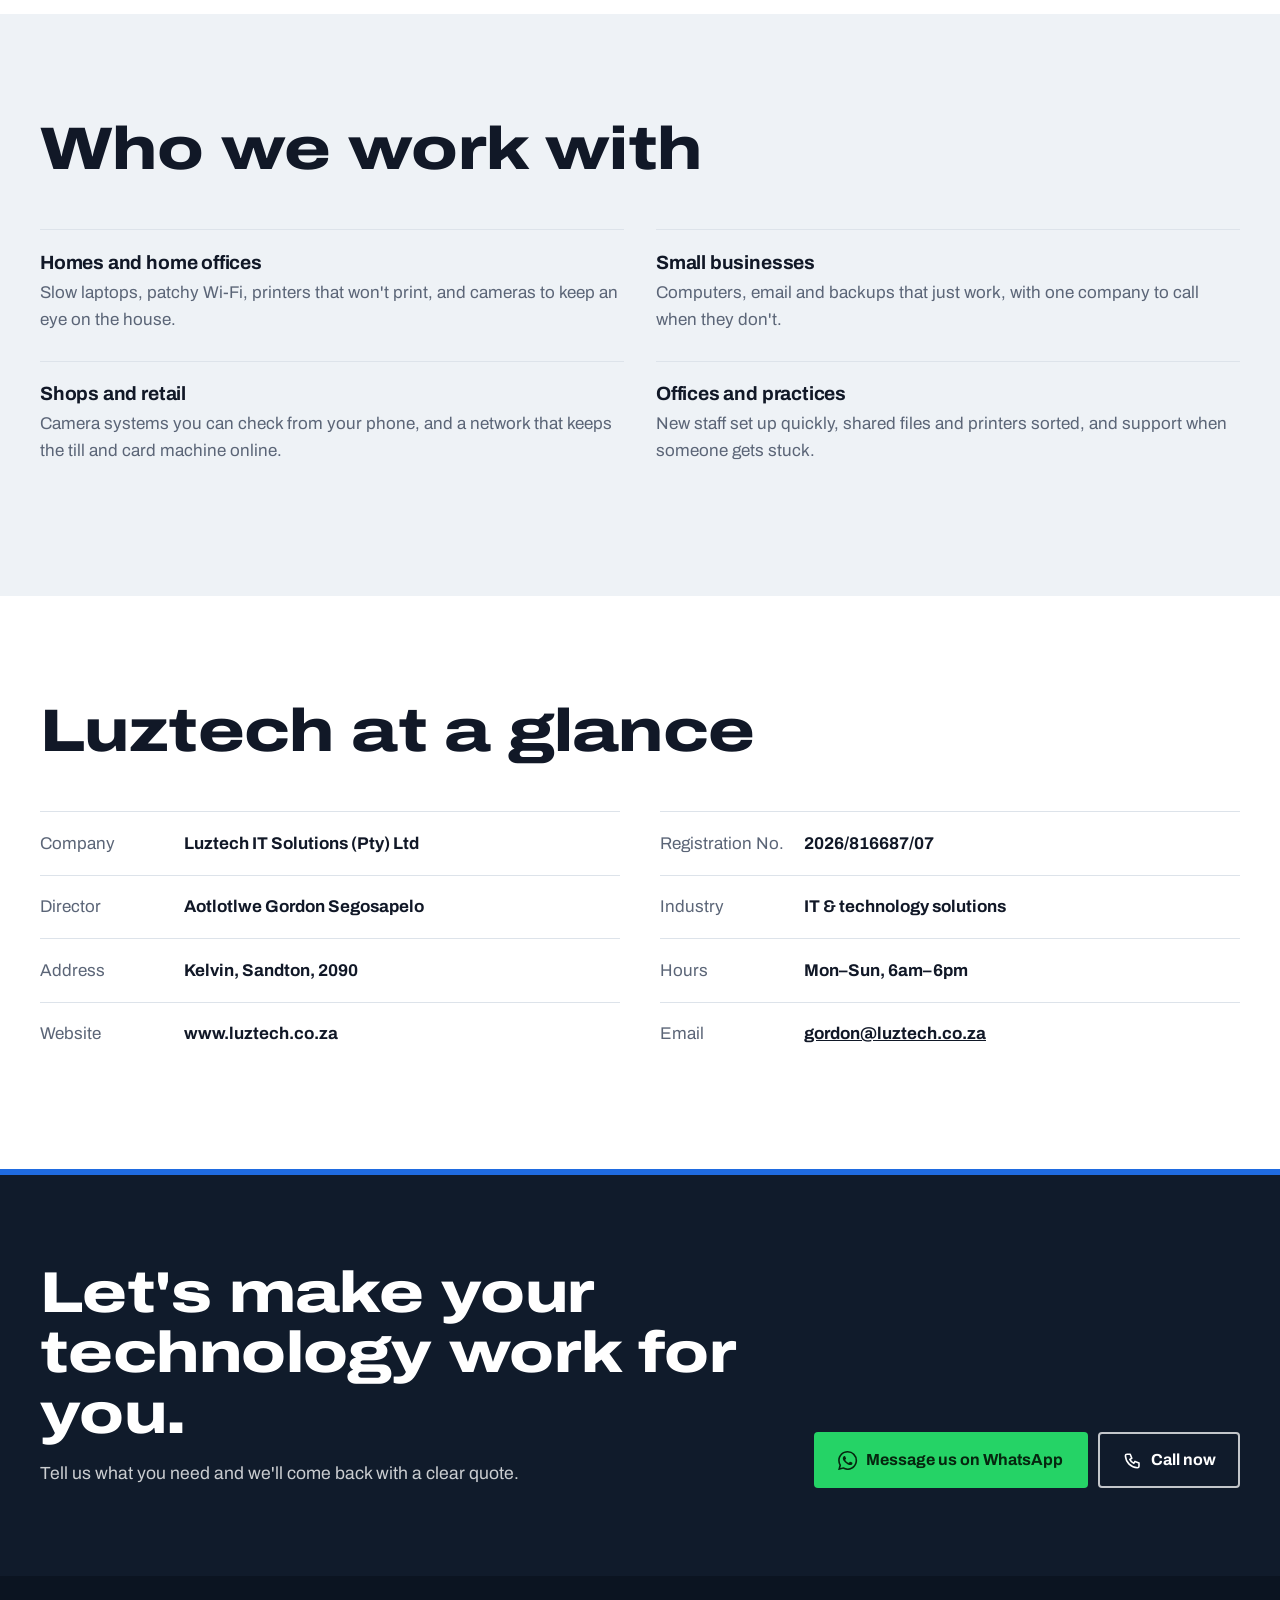
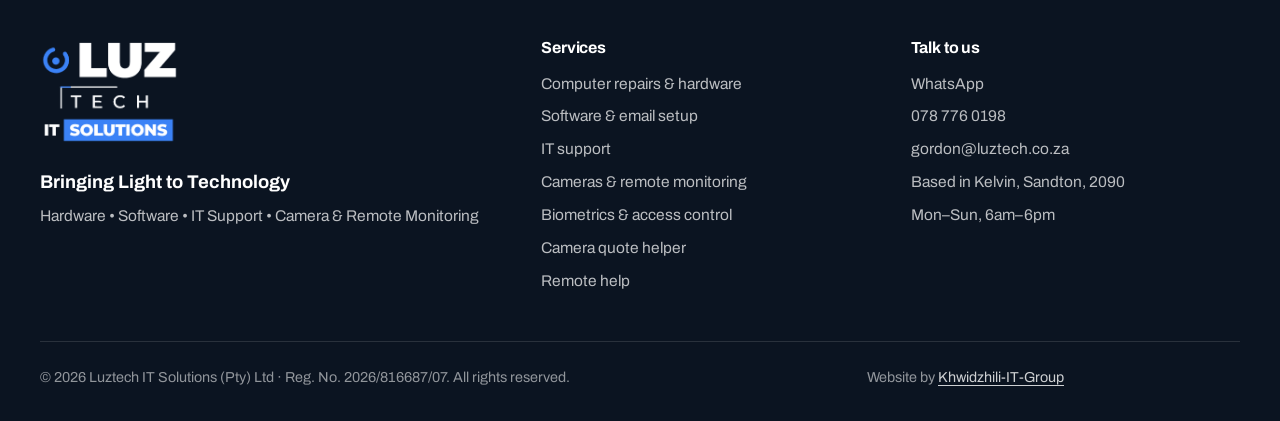
<file: about.html>
<!DOCTYPE html>
<html lang="en-ZA">
<head>
<meta charset="utf-8">
<meta name="viewport" content="width=device-width, initial-scale=1">
<title>The story behind the name | Luztech IT Solutions</title>
<meta name="description" content="Why Luztech? The name comes from Kganya, meaning light, and Luz, light in Spanish and Portuguese.">
<link rel="canonical" href="https://www.luztech.co.za/about.html">
<meta property="og:title" content="The story behind the name | Luztech IT Solutions">
<meta property="og:description" content="Why Luztech? The name comes from Kganya, meaning light, and Luz, light in Spanish and Portuguese.">
<meta property="og:type" content="website">
<meta property="og:url" content="https://www.luztech.co.za/about.html">
<meta property="og:image" content="https://www.luztech.co.za/images/share.jpg">
<meta name="theme-color" content="#101B2B">
<link rel="icon" href="data:image/svg+xml,%3Csvg xmlns='http://www.w3.org/2000/svg' viewBox='0 0 32 32'%3E%3Crect width='32' height='32' rx='7' fill='%23101B2B'/%3E%3Cpath d='M16 6A10 10 0 1 1 6 16' fill='none' stroke='%234C94FF' stroke-width='3' stroke-linecap='round'/%3E%3Ccircle cx='16' cy='16' r='4.5' fill='%234C94FF'/%3E%3C/svg%3E">
<link rel="preconnect" href="https://fonts.googleapis.com">
<link rel="preconnect" href="https://fonts.gstatic.com" crossorigin>
<link href="https://fonts.googleapis.com/css2?family=Archivo:wdth,wght@62..125,100..900&display=swap" rel="stylesheet">
<link rel="stylesheet" href="css/site.css?v=20261125a">
<script>document.documentElement.classList.add("js")</script>
<!-- Google Analytics: replace G-XXXXXXXXXX with your Measurement ID, then remove the comment markers.
<script async src="https://www.googletagmanager.com/gtag/js?id=G-XXXXXXXXXX"></script>
<script>window.dataLayer=window.dataLayer||[];function gtag(){dataLayer.push(arguments);}gtag('js',new Date());gtag('config','G-XXXXXXXXXX');</script>
-->
</head>
<body>
<a class="skip" href="#main">Skip to content</a>
<header class="site-head">
  <div class="wrap">
    <a class="brand" href="index.html" aria-label="Luztech IT Solutions, home"><img class="brand-logo" src="images/logo.png?v=1" alt="Luztech IT Solutions" width="297" height="222"></a>
    <nav class="nav" id="nav" aria-label="Main"><a href="index.html">Home</a><a href="services.html">Services</a><a href="our-work.html">Our work</a><a href="remote-help.html">Remote help</a><a href="about.html" aria-current="page">About</a><a href="contact.html">Contact</a></nav>
    <a class="btn btn-primary btn-sm head-cta" href="contact.html">Get a quote</a>
    <button class="menu-btn" aria-expanded="false" aria-controls="nav">Menu</button>
  </div>
  <div class="progress-line" aria-hidden="true"></div>
</header>
<main id="main">

<section class="page-hero"><div class="wrap">
  <h1>The story behind the name</h1>
  <p>Luztech carries a special personal meaning, and it represents the vision behind the business.</p>
</div></section>
<section class="section"><div class="wrap story">
  <aside class="story-side">
    <figure class="photo" style="--ratio:4 / 5"><img src="images/gordon.jpg" alt="Gordon, director of Luztech IT Solutions" loading="lazy" onerror="this.remove()"><figcaption class="ph-note" aria-hidden="true"><svg viewBox="0 0 24 24" fill="none" stroke="currentColor" stroke-width="2" stroke-linecap="round" stroke-linejoin="round" aria-hidden="true"><path d="M4 8h3l2-3h6l2 3h3v11H4z"/><circle cx="12" cy="13" r="3.5"/></svg><span>Photo: Gordon</span><code>images/gordon.jpg</code></figcaption><span class="exp-badge"><b>9+</b><span>years of hands-on IT experience</span></span></figure>
    <div class="etym">
      <div><b>Kganya</b><span>Light. Also the name of Gordon's son.</span></div>
      <div><b>Luz</b><span>Light, in Spanish and Portuguese.</span></div>
      <div><b>Tech</b><span>Technology.</span></div>
    </div>
  </aside>
  <div class="story-body">
    <h2 class="story-title">Bringing Light to Technology</h2>
    <p>Luztech takes its name from Kganya, meaning “light”, and Luz, meaning light in Spanish and Portuguese. Inspired by my son, Kganya, the name carries a personal meaning and represents the vision behind the business.</p>
    <p class="pull">Luztech was founded to illuminate the path forward in an increasingly complex digital world.</p>
    <p>With over 9 years of hands-on IT experience in mining and corporate environments, we bring practical industry knowledge, technical expertise and a solutions-driven approach to every project.</p>
    <div class="mission"><b>Our mission</b><p>To demystify technology and engineer reliable, innovative and seamless solutions that work for you, not against you.</p></div>
    <p class="tagline">Luztech IT Solutions – Bringing Light to Technology.</p>
    <p class="signoff">Gordon Segosapelo<span>Director, Luztech IT Solutions</span></p>
  </div>
</div></section>
<section class="section section-mist"><div class="wrap">
  <div class="section-head"><h2>Who we work with</h2></div>
  <div class="who">
    <div><h3>Homes and home offices</h3><p>Slow laptops, patchy Wi-Fi, printers that won't print, and cameras to keep an eye on the house.</p></div>
    <div><h3>Small businesses</h3><p>Computers, email and backups that just work, with one company to call when they don't.</p></div>
    <div><h3>Shops and retail</h3><p>Camera systems you can check from your phone, and a network that keeps the till and card machine online.</p></div>
    <div><h3>Offices and practices</h3><p>New staff set up quickly, shared files and printers sorted, and support when someone gets stuck.</p></div>
  </div>
</div></section>
<section class="section"><div class="wrap">
  <div class="section-head"><h2>Luztech at a glance</h2></div>
  <dl class="facts">
    <div><dt>Company</dt><dd>Luztech IT Solutions (Pty) Ltd</dd></div>
    <div><dt>Registration No.</dt><dd>2026/816687/07</dd></div>
    <div><dt>Director</dt><dd>Aotlotlwe Gordon Segosapelo</dd></div>
    <div><dt>Industry</dt><dd>IT &amp; technology solutions</dd></div>
    <div><dt>Address</dt><dd>Kelvin, Sandton, 2090</dd></div>
    <div><dt>Hours</dt><dd data-cfg="hours">Mon–Sun, 6am–6pm</dd></div>
    <div><dt>Website</dt><dd>www.luztech.co.za</dd></div>
    <div><dt>Email</dt><dd><a href="mailto:gordon@luztech.co.za">gordon@luztech.co.za</a></dd></div>
  </dl>
</div></section>
<section class="cta-band"><div class="wrap">
  <div><h2>Let's make your technology work for you.</h2><p>Tell us what you need and we'll come back with a clear quote.</p></div>
  <div class="btns"><a class="btn btn-wa" data-wa="Hi Luztech, I'd like a quote."><svg viewBox="0 0 24 24" fill="currentColor" aria-hidden="true"><path d="M17.472 14.382c-.297-.149-1.758-.867-2.03-.967-.273-.099-.471-.148-.67.15-.197.297-.767.966-.94 1.164-.173.199-.347.223-.644.075-.297-.15-1.255-.463-2.39-1.475-.883-.788-1.48-1.761-1.653-2.059-.173-.297-.018-.458.13-.606.134-.133.298-.347.446-.52.149-.174.198-.298.298-.497.099-.198.05-.371-.025-.52-.075-.149-.669-1.612-.916-2.207-.242-.579-.487-.5-.669-.51-.173-.008-.371-.01-.57-.01-.198 0-.52.074-.792.372-.272.297-1.04 1.016-1.04 2.479 0 1.462 1.065 2.875 1.213 3.074.149.198 2.096 3.2 5.077 4.487.709.306 1.262.489 1.694.625.712.227 1.36.195 1.871.118.571-.085 1.758-.719 2.006-1.413.248-.694.248-1.289.173-1.413-.074-.124-.272-.198-.57-.347m-5.421 7.403h-.004a9.87 9.87 0 01-5.031-1.378l-.361-.214-3.741.982.998-3.648-.235-.374a9.86 9.86 0 01-1.51-5.26c.001-5.45 4.436-9.884 9.888-9.884 2.64 0 5.122 1.03 6.988 2.898a9.825 9.825 0 012.893 6.994c-.003 5.45-4.437 9.884-9.885 9.884m8.413-18.297A11.815 11.815 0 0012.05 0C5.495 0 .16 5.335.157 11.892c0 2.096.547 4.142 1.588 5.945L.057 24l6.305-1.654a11.882 11.882 0 005.683 1.448h.005c6.554 0 11.89-5.335 11.893-11.893a11.821 11.821 0 00-3.48-8.413Z"/></svg>Message us on WhatsApp</a>
  <a class="btn btn-ghost" data-cfg-href="phone"><svg viewBox="0 0 24 24" fill="none" stroke="currentColor" stroke-width="2" stroke-linecap="round" stroke-linejoin="round" aria-hidden="true"><path d="M5 4h4l2 5-2.5 1.5a11 11 0 0 0 5 5L15 13l5 2v4a2 2 0 0 1-2 2A16 16 0 0 1 3 6a2 2 0 0 1 2-2"/></svg>Call now</a></div>
</div></section>

</main>
<footer class="site-foot">
  <div class="wrap">
    <div class="foot-grid">
      <div>
        <a class="brand" href="index.html"><img class="brand-logo" src="images/logo.png?v=1" alt="Luztech IT Solutions" width="297" height="222"></a>
        <p class="foot-slogan">Bringing Light to Technology</p>
        <p class="foot-tag">Hardware • Software • IT Support • Camera &amp; Remote Monitoring</p>
        <div class="socials">
          <a data-cfg-optional="facebook" data-cfg-href="facebook" aria-label="Luztech on Facebook"><svg viewBox="0 0 24 24" fill="currentColor" aria-hidden="true"><path d="M14 8h3V4h-3c-2.8 0-4.5 1.8-4.5 4.6V11H7v4h2.5v9h4v-9H17l.5-4h-4V8.8c0-.5.3-.8.5-.8z"/></svg></a>
          <a data-cfg-optional="instagram" data-cfg-href="instagram" aria-label="Luztech on Instagram"><svg viewBox="0 0 24 24" fill="none" stroke="currentColor" stroke-width="2" aria-hidden="true"><rect x="3" y="3" width="18" height="18" rx="5"/><circle cx="12" cy="12" r="4"/><circle cx="17.5" cy="6.5" r="1" fill="currentColor"/></svg></a>
          <a data-cfg-optional="googleReviews" data-cfg-href="googleReviews" aria-label="Luztech reviews on Google"><svg viewBox="0 0 24 24" fill="currentColor" aria-hidden="true"><path d="M12 2.5l2.9 6 6.6.9-4.8 4.6 1.2 6.5L12 17.4l-5.9 3.1 1.2-6.5L2.5 9.4l6.6-.9z"/></svg></a>
        </div>
      </div>
      <div>
        <h2>Services</h2>
        <ul>
          <li><a href="computer-repairs.html">Computer repairs &amp; hardware</a></li>
          <li><a href="software-setup.html">Software &amp; email setup</a></li>
          <li><a href="it-support.html">IT support</a></li>
          <li><a href="cctv-installation.html">Cameras &amp; remote monitoring</a></li>
          <li><a href="biometric-access.html">Biometrics &amp; access control</a></li>
          <li><a href="camera-quote.html">Camera quote helper</a></li>
          <li><a href="remote-help.html">Remote help</a></li>
        </ul>
      </div>
      <div>
        <h2>Talk to us</h2>
        <ul>
          <li><a data-wa="Hi Luztech, I'd like a quote.">WhatsApp</a></li>
          <li><a data-cfg="phone" data-cfg-href="phone">078 776 0198</a></li>
          <li><a href="mailto:gordon@luztech.co.za">gordon@luztech.co.za</a></li>
          <li>Based in Kelvin, Sandton, 2090</li>
          <li data-cfg="hours">Mon–Sun, 6am–6pm</li>
        </ul>
      </div>
    </div>
    <div class="foot-base">
      <span>© <span data-year>2026</span> Luztech IT Solutions (Pty) Ltd · Reg. No. 2026/816687/07. All rights reserved.</span>
      <span class="credit">Website by <a href="tel:+27766038180">Khwidzhili-IT-Group</a></span>
    </div>
  </div>
</footer>
<div class="wa-float">
  <a class="wa-fab" data-wa="Hi Luztech, I'd like a quote." aria-label="Chat to Luztech on WhatsApp"><svg viewBox="0 0 24 24" fill="currentColor" aria-hidden="true"><path d="M17.472 14.382c-.297-.149-1.758-.867-2.03-.967-.273-.099-.471-.148-.67.15-.197.297-.767.966-.94 1.164-.173.199-.347.223-.644.075-.297-.15-1.255-.463-2.39-1.475-.883-.788-1.48-1.761-1.653-2.059-.173-.297-.018-.458.13-.606.134-.133.298-.347.446-.52.149-.174.198-.298.298-.497.099-.198.05-.371-.025-.52-.075-.149-.669-1.612-.916-2.207-.242-.579-.487-.5-.669-.51-.173-.008-.371-.01-.57-.01-.198 0-.52.074-.792.372-.272.297-1.04 1.016-1.04 2.479 0 1.462 1.065 2.875 1.213 3.074.149.198 2.096 3.2 5.077 4.487.709.306 1.262.489 1.694.625.712.227 1.36.195 1.871.118.571-.085 1.758-.719 2.006-1.413.248-.694.248-1.289.173-1.413-.074-.124-.272-.198-.57-.347m-5.421 7.403h-.004a9.87 9.87 0 01-5.031-1.378l-.361-.214-3.741.982.998-3.648-.235-.374a9.86 9.86 0 01-1.51-5.26c.001-5.45 4.436-9.884 9.888-9.884 2.64 0 5.122 1.03 6.988 2.898a9.825 9.825 0 012.893 6.994c-.003 5.45-4.437 9.884-9.885 9.884m8.413-18.297A11.815 11.815 0 0012.05 0C5.495 0 .16 5.335.157 11.892c0 2.096.547 4.142 1.588 5.945L.057 24l6.305-1.654a11.882 11.882 0 005.683 1.448h.005c6.554 0 11.89-5.335 11.893-11.893a11.821 11.821 0 00-3.48-8.413Z"/></svg><span>WhatsApp us</span></a>
</div>
<script src="js/site.js?v=20261125a"></script>
</body>
</html>
</file>
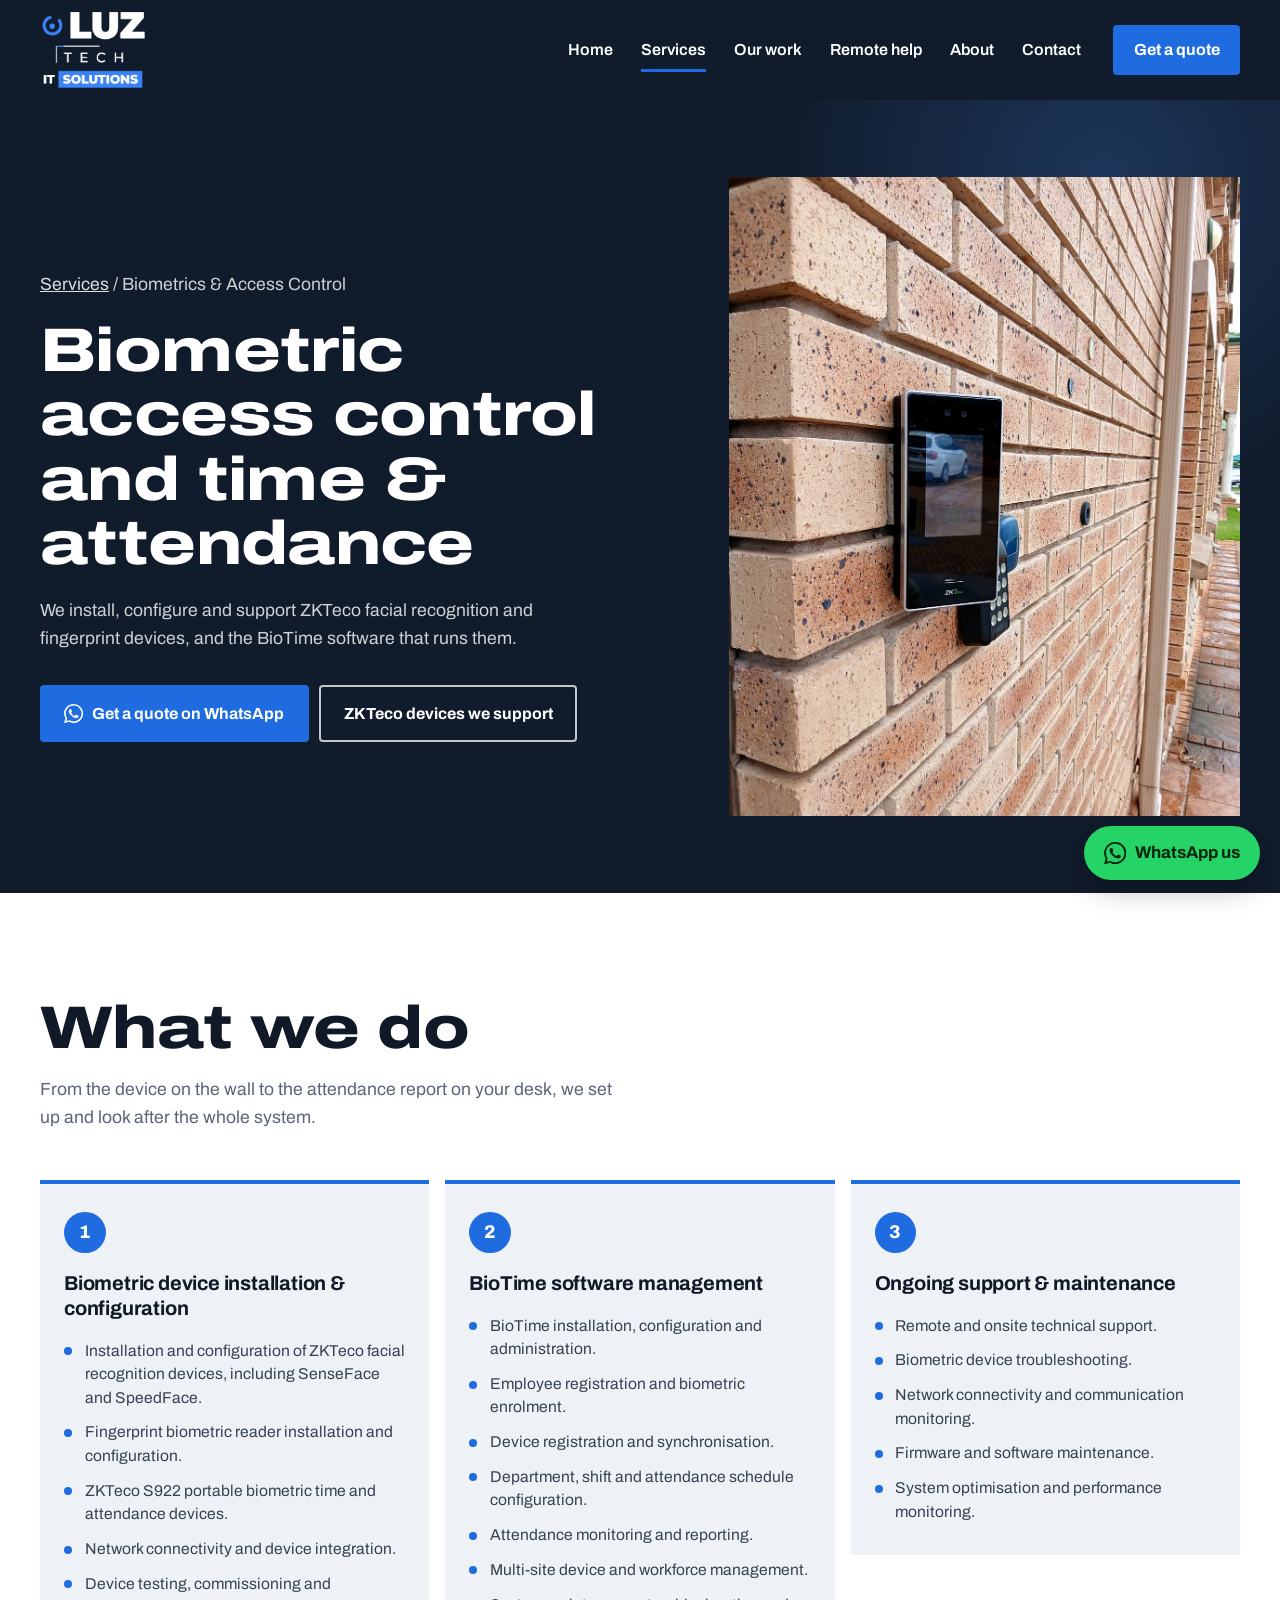
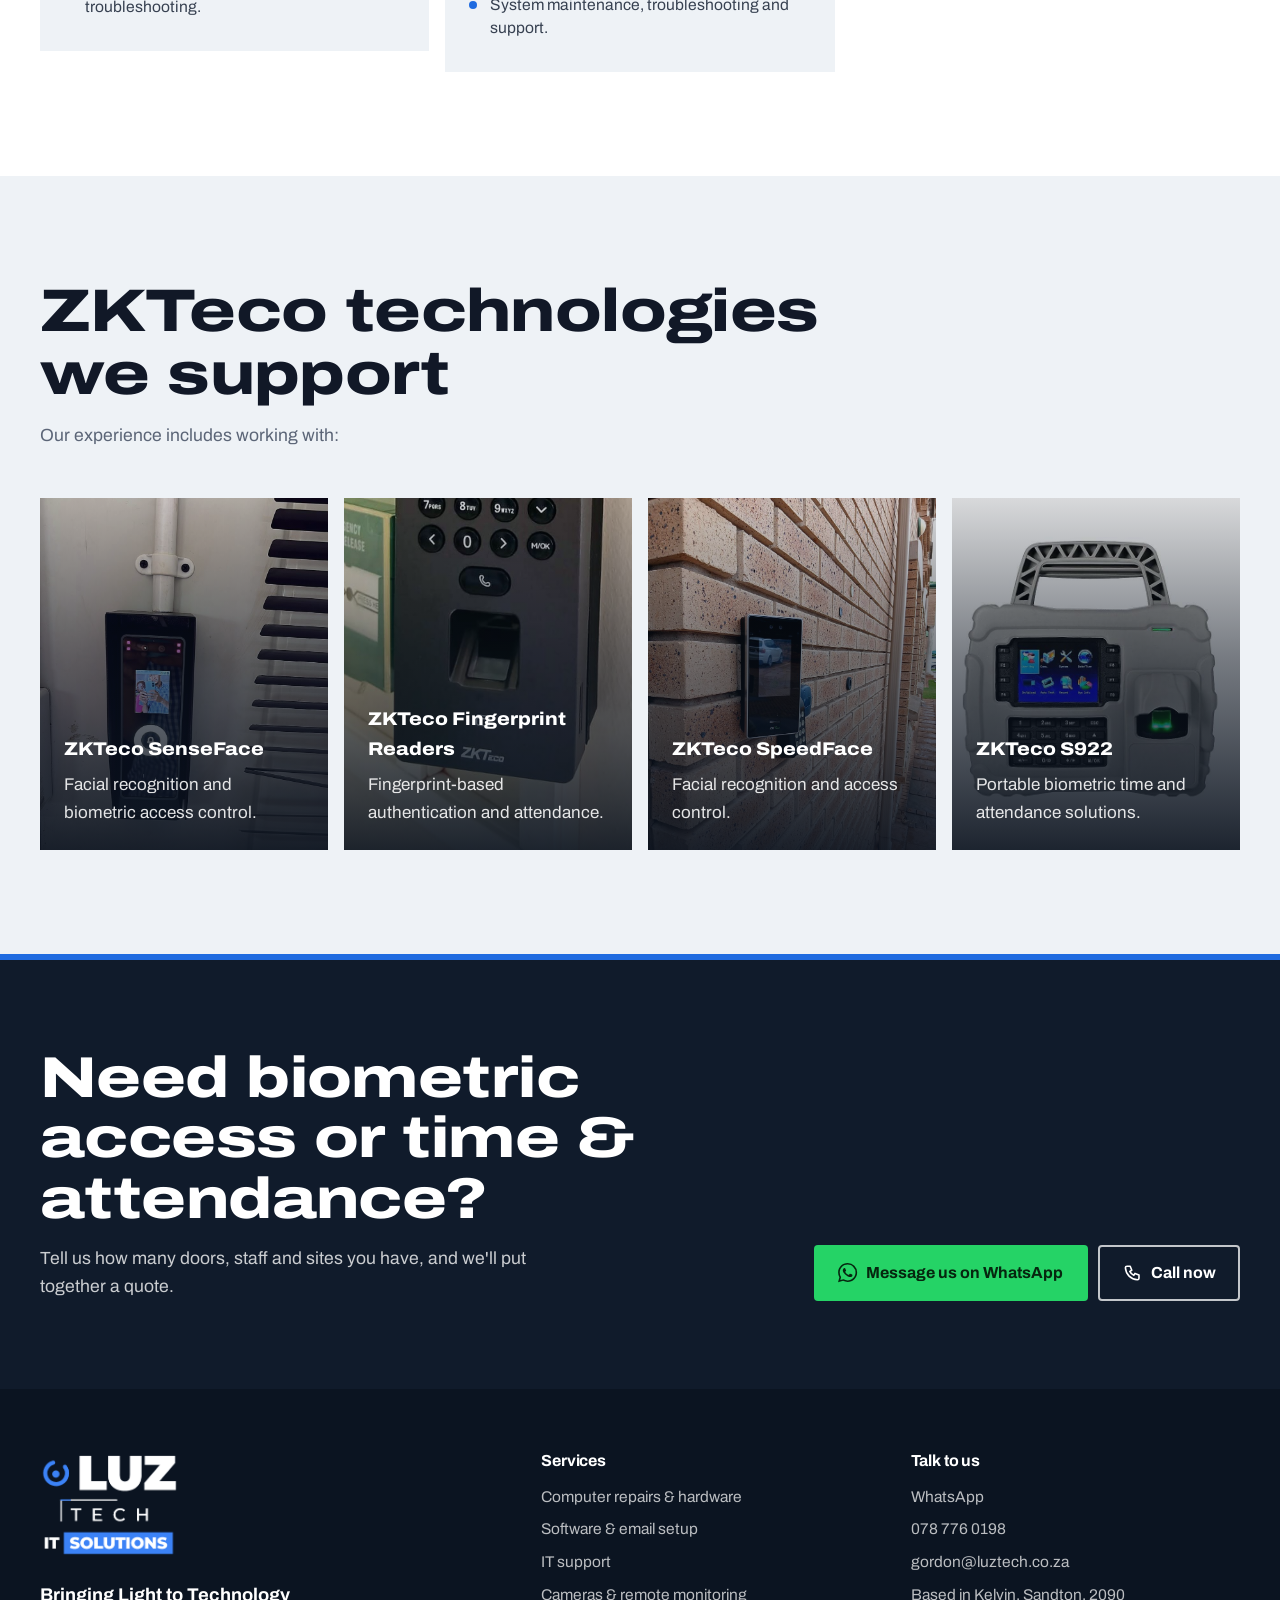
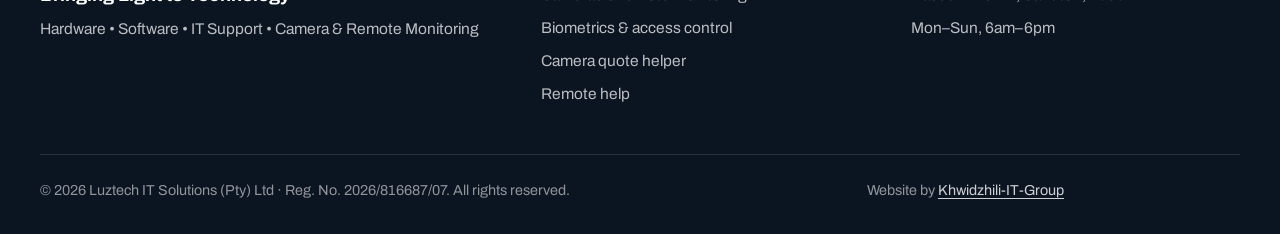
<file: biometric-access.html>
<!DOCTYPE html>
<html lang="en-ZA">
<head>
<meta charset="utf-8">
<meta name="viewport" content="width=device-width, initial-scale=1">
<title>Biometric access control & time and attendance | Luztech IT Solutions</title>
<meta name="description" content="ZKTeco facial recognition and fingerprint installation, BioTime software setup and ongoing support from Luztech IT Solutions in Sandton.">
<link rel="canonical" href="https://www.luztech.co.za/biometric-access.html">
<meta property="og:title" content="Biometric access control & time and attendance | Luztech IT Solutions">
<meta property="og:description" content="ZKTeco facial recognition and fingerprint installation, BioTime software setup and ongoing support from Luztech IT Solutions in Sandton.">
<meta property="og:type" content="website">
<meta property="og:url" content="https://www.luztech.co.za/biometric-access.html">
<meta property="og:image" content="https://www.luztech.co.za/images/share.jpg">
<meta name="theme-color" content="#101B2B">
<link rel="icon" href="data:image/svg+xml,%3Csvg xmlns='http://www.w3.org/2000/svg' viewBox='0 0 32 32'%3E%3Crect width='32' height='32' rx='7' fill='%23101B2B'/%3E%3Cpath d='M16 6A10 10 0 1 1 6 16' fill='none' stroke='%234C94FF' stroke-width='3' stroke-linecap='round'/%3E%3Ccircle cx='16' cy='16' r='4.5' fill='%234C94FF'/%3E%3C/svg%3E">
<link rel="preconnect" href="https://fonts.googleapis.com">
<link rel="preconnect" href="https://fonts.gstatic.com" crossorigin>
<link href="https://fonts.googleapis.com/css2?family=Archivo:wdth,wght@62..125,100..900&display=swap" rel="stylesheet">
<link rel="stylesheet" href="css/site.css?v=20261125a">
<script>document.documentElement.classList.add("js")</script>
<!-- Google Analytics: replace G-XXXXXXXXXX with your Measurement ID, then remove the comment markers.
<script async src="https://www.googletagmanager.com/gtag/js?id=G-XXXXXXXXXX"></script>
<script>window.dataLayer=window.dataLayer||[];function gtag(){dataLayer.push(arguments);}gtag('js',new Date());gtag('config','G-XXXXXXXXXX');</script>
-->
</head>
<body>
<a class="skip" href="#main">Skip to content</a>
<header class="site-head">
  <div class="wrap">
    <a class="brand" href="index.html" aria-label="Luztech IT Solutions, home"><img class="brand-logo" src="images/logo.png?v=1" alt="Luztech IT Solutions" width="297" height="222"></a>
    <nav class="nav" id="nav" aria-label="Main"><a href="index.html">Home</a><a href="services.html" aria-current="page">Services</a><a href="our-work.html">Our work</a><a href="remote-help.html">Remote help</a><a href="about.html">About</a><a href="contact.html">Contact</a></nav>
    <a class="btn btn-primary btn-sm head-cta" href="contact.html">Get a quote</a>
    <button class="menu-btn" aria-expanded="false" aria-controls="nav">Menu</button>
  </div>
  <div class="progress-line" aria-hidden="true"></div>
</header>
<main id="main">

<section class="svc-hero"><div class="wrap">
  <div>
    <p class="crumbs"><a href="services.html">Services</a> / Biometrics &amp; Access Control</p>
    <h1>Biometric access control and time & attendance</h1>
    <p>We install, configure and support ZKTeco facial recognition and fingerprint devices, and the BioTime software that runs them.</p>
    <div class="actions">
      <a class="btn btn-primary" data-wa="Hi Luztech, I'd like a quote for biometric access control / time and attendance. Here's what I need: "><svg viewBox="0 0 24 24" fill="currentColor" aria-hidden="true"><path d="M17.472 14.382c-.297-.149-1.758-.867-2.03-.967-.273-.099-.471-.148-.67.15-.197.297-.767.966-.94 1.164-.173.199-.347.223-.644.075-.297-.15-1.255-.463-2.39-1.475-.883-.788-1.48-1.761-1.653-2.059-.173-.297-.018-.458.13-.606.134-.133.298-.347.446-.52.149-.174.198-.298.298-.497.099-.198.05-.371-.025-.52-.075-.149-.669-1.612-.916-2.207-.242-.579-.487-.5-.669-.51-.173-.008-.371-.01-.57-.01-.198 0-.52.074-.792.372-.272.297-1.04 1.016-1.04 2.479 0 1.462 1.065 2.875 1.213 3.074.149.198 2.096 3.2 5.077 4.487.709.306 1.262.489 1.694.625.712.227 1.36.195 1.871.118.571-.085 1.758-.719 2.006-1.413.248-.694.248-1.289.173-1.413-.074-.124-.272-.198-.57-.347m-5.421 7.403h-.004a9.87 9.87 0 01-5.031-1.378l-.361-.214-3.741.982.998-3.648-.235-.374a9.86 9.86 0 01-1.51-5.26c.001-5.45 4.436-9.884 9.888-9.884 2.64 0 5.122 1.03 6.988 2.898a9.825 9.825 0 012.893 6.994c-.003 5.45-4.437 9.884-9.885 9.884m8.413-18.297A11.815 11.815 0 0012.05 0C5.495 0 .16 5.335.157 11.892c0 2.096.547 4.142 1.588 5.945L.057 24l6.305-1.654a11.882 11.882 0 005.683 1.448h.005c6.554 0 11.89-5.335 11.893-11.893a11.821 11.821 0 00-3.48-8.413Z"/></svg>Get a quote on WhatsApp</a>
      <a class="btn btn-ghost" href="#bio-tech">ZKTeco devices we support</a>
    </div>
  </div>
  <figure class="photo on-dark" style="--ratio:4 / 5"><img src="images/bio-hero.jpg" alt="ZKTeco facial recognition reader installed on a brick wall" loading="lazy" onerror="this.remove()"><figcaption class="ph-note" aria-hidden="true"><svg viewBox="0 0 24 24" fill="none" stroke="currentColor" stroke-width="2" stroke-linecap="round" stroke-linejoin="round" aria-hidden="true"><path d="M4 8h3l2-3h6l2 3h3v11H4z"/><circle cx="12" cy="13" r="3.5"/></svg><span>Photo</span><code>images/bio-hero.jpg</code></figcaption></figure>
</div></section>

<section class="section"><div class="wrap">
  <div class="section-head"><div><h2>What we do</h2><p>From the device on the wall to the attendance report on your desk, we set up and look after the whole system.</p></div></div>
  <div class="bio-groups"><article class="bio-group"><span class="r-num">1</span><h3>Biometric device installation &amp; configuration</h3><ul><li>Installation and configuration of ZKTeco facial recognition devices, including SenseFace and SpeedFace.</li><li>Fingerprint biometric reader installation and configuration.</li><li>ZKTeco S922 portable biometric time and attendance devices.</li><li>Network connectivity and device integration.</li><li>Device testing, commissioning and troubleshooting.</li></ul></article><article class="bio-group"><span class="r-num">2</span><h3>BioTime software management</h3><ul><li>BioTime installation, configuration and administration.</li><li>Employee registration and biometric enrolment.</li><li>Device registration and synchronisation.</li><li>Department, shift and attendance schedule configuration.</li><li>Attendance monitoring and reporting.</li><li>Multi-site device and workforce management.</li><li>System maintenance, troubleshooting and support.</li></ul></article><article class="bio-group"><span class="r-num">3</span><h3>Ongoing support &amp; maintenance</h3><ul><li>Remote and onsite technical support.</li><li>Biometric device troubleshooting.</li><li>Network connectivity and communication monitoring.</li><li>Firmware and software maintenance.</li><li>System optimisation and performance monitoring.</li></ul></article></div>
</div></section>

<section class="section section-mist" id="bio-tech"><div class="wrap">
  <div class="section-head"><div><h2>ZKTeco technologies we support</h2><p>Our experience includes working with:</p></div></div>
  <div class="tech-grid"><div class="tech-card"><img src="images/tech-senseface.jpg" alt="ZKTeco SenseFace facial recognition terminal" loading="lazy" onerror="this.remove()"><div class="tech-body"><b>ZKTeco SenseFace</b><span>Facial recognition and biometric access control.</span></div></div><div class="tech-card"><img src="images/tech-fingerprint.jpg" alt="ZKTeco fingerprint reader" loading="lazy" onerror="this.remove()"><div class="tech-body"><b>ZKTeco Fingerprint Readers</b><span>Fingerprint-based authentication and attendance.</span></div></div><div class="tech-card"><img src="images/tech-speedface.jpg" alt="ZKTeco SpeedFace facial recognition reader" loading="lazy" onerror="this.remove()"><div class="tech-body"><b>ZKTeco SpeedFace</b><span>Facial recognition and access control.</span></div></div><div class="tech-card"><img src="images/tech-s922.jpg" alt="ZKTeco S922 portable terminal" loading="lazy" onerror="this.remove()"><div class="tech-body"><b>ZKTeco S922</b><span>Portable biometric time and attendance solutions.</span></div></div></div>
</div></section>

<section class="cta-band"><div class="wrap">
  <div><h2>Need biometric access or time &amp; attendance?</h2><p>Tell us how many doors, staff and sites you have, and we'll put together a quote.</p></div>
  <div class="btns"><a class="btn btn-wa" data-wa="Hi Luztech, I'd like a quote for biometric access control / time and attendance. "><svg viewBox="0 0 24 24" fill="currentColor" aria-hidden="true"><path d="M17.472 14.382c-.297-.149-1.758-.867-2.03-.967-.273-.099-.471-.148-.67.15-.197.297-.767.966-.94 1.164-.173.199-.347.223-.644.075-.297-.15-1.255-.463-2.39-1.475-.883-.788-1.48-1.761-1.653-2.059-.173-.297-.018-.458.13-.606.134-.133.298-.347.446-.52.149-.174.198-.298.298-.497.099-.198.05-.371-.025-.52-.075-.149-.669-1.612-.916-2.207-.242-.579-.487-.5-.669-.51-.173-.008-.371-.01-.57-.01-.198 0-.52.074-.792.372-.272.297-1.04 1.016-1.04 2.479 0 1.462 1.065 2.875 1.213 3.074.149.198 2.096 3.2 5.077 4.487.709.306 1.262.489 1.694.625.712.227 1.36.195 1.871.118.571-.085 1.758-.719 2.006-1.413.248-.694.248-1.289.173-1.413-.074-.124-.272-.198-.57-.347m-5.421 7.403h-.004a9.87 9.87 0 01-5.031-1.378l-.361-.214-3.741.982.998-3.648-.235-.374a9.86 9.86 0 01-1.51-5.26c.001-5.45 4.436-9.884 9.888-9.884 2.64 0 5.122 1.03 6.988 2.898a9.825 9.825 0 012.893 6.994c-.003 5.45-4.437 9.884-9.885 9.884m8.413-18.297A11.815 11.815 0 0012.05 0C5.495 0 .16 5.335.157 11.892c0 2.096.547 4.142 1.588 5.945L.057 24l6.305-1.654a11.882 11.882 0 005.683 1.448h.005c6.554 0 11.89-5.335 11.893-11.893a11.821 11.821 0 00-3.48-8.413Z"/></svg>Message us on WhatsApp</a>
  <a class="btn btn-ghost" data-cfg-href="phone"><svg viewBox="0 0 24 24" fill="none" stroke="currentColor" stroke-width="2" stroke-linecap="round" stroke-linejoin="round" aria-hidden="true"><path d="M5 4h4l2 5-2.5 1.5a11 11 0 0 0 5 5L15 13l5 2v4a2 2 0 0 1-2 2A16 16 0 0 1 3 6a2 2 0 0 1 2-2"/></svg>Call now</a></div>
</div></section>

</main>
<footer class="site-foot">
  <div class="wrap">
    <div class="foot-grid">
      <div>
        <a class="brand" href="index.html"><img class="brand-logo" src="images/logo.png?v=1" alt="Luztech IT Solutions" width="297" height="222"></a>
        <p class="foot-slogan">Bringing Light to Technology</p>
        <p class="foot-tag">Hardware • Software • IT Support • Camera &amp; Remote Monitoring</p>
        <div class="socials">
          <a data-cfg-optional="facebook" data-cfg-href="facebook" aria-label="Luztech on Facebook"><svg viewBox="0 0 24 24" fill="currentColor" aria-hidden="true"><path d="M14 8h3V4h-3c-2.8 0-4.5 1.8-4.5 4.6V11H7v4h2.5v9h4v-9H17l.5-4h-4V8.8c0-.5.3-.8.5-.8z"/></svg></a>
          <a data-cfg-optional="instagram" data-cfg-href="instagram" aria-label="Luztech on Instagram"><svg viewBox="0 0 24 24" fill="none" stroke="currentColor" stroke-width="2" aria-hidden="true"><rect x="3" y="3" width="18" height="18" rx="5"/><circle cx="12" cy="12" r="4"/><circle cx="17.5" cy="6.5" r="1" fill="currentColor"/></svg></a>
          <a data-cfg-optional="googleReviews" data-cfg-href="googleReviews" aria-label="Luztech reviews on Google"><svg viewBox="0 0 24 24" fill="currentColor" aria-hidden="true"><path d="M12 2.5l2.9 6 6.6.9-4.8 4.6 1.2 6.5L12 17.4l-5.9 3.1 1.2-6.5L2.5 9.4l6.6-.9z"/></svg></a>
        </div>
      </div>
      <div>
        <h2>Services</h2>
        <ul>
          <li><a href="computer-repairs.html">Computer repairs &amp; hardware</a></li>
          <li><a href="software-setup.html">Software &amp; email setup</a></li>
          <li><a href="it-support.html">IT support</a></li>
          <li><a href="cctv-installation.html">Cameras &amp; remote monitoring</a></li>
          <li><a href="biometric-access.html">Biometrics &amp; access control</a></li>
          <li><a href="camera-quote.html">Camera quote helper</a></li>
          <li><a href="remote-help.html">Remote help</a></li>
        </ul>
      </div>
      <div>
        <h2>Talk to us</h2>
        <ul>
          <li><a data-wa="Hi Luztech, I'd like a quote.">WhatsApp</a></li>
          <li><a data-cfg="phone" data-cfg-href="phone">078 776 0198</a></li>
          <li><a href="mailto:gordon@luztech.co.za">gordon@luztech.co.za</a></li>
          <li>Based in Kelvin, Sandton, 2090</li>
          <li data-cfg="hours">Mon–Sun, 6am–6pm</li>
        </ul>
      </div>
    </div>
    <div class="foot-base">
      <span>© <span data-year>2026</span> Luztech IT Solutions (Pty) Ltd · Reg. No. 2026/816687/07. All rights reserved.</span>
      <span class="credit">Website by <a href="tel:+27766038180">Khwidzhili-IT-Group</a></span>
    </div>
  </div>
</footer>
<div class="wa-float">
  <a class="wa-fab" data-wa="Hi Luztech, I'd like a quote." aria-label="Chat to Luztech on WhatsApp"><svg viewBox="0 0 24 24" fill="currentColor" aria-hidden="true"><path d="M17.472 14.382c-.297-.149-1.758-.867-2.03-.967-.273-.099-.471-.148-.67.15-.197.297-.767.966-.94 1.164-.173.199-.347.223-.644.075-.297-.15-1.255-.463-2.39-1.475-.883-.788-1.48-1.761-1.653-2.059-.173-.297-.018-.458.13-.606.134-.133.298-.347.446-.52.149-.174.198-.298.298-.497.099-.198.05-.371-.025-.52-.075-.149-.669-1.612-.916-2.207-.242-.579-.487-.5-.669-.51-.173-.008-.371-.01-.57-.01-.198 0-.52.074-.792.372-.272.297-1.04 1.016-1.04 2.479 0 1.462 1.065 2.875 1.213 3.074.149.198 2.096 3.2 5.077 4.487.709.306 1.262.489 1.694.625.712.227 1.36.195 1.871.118.571-.085 1.758-.719 2.006-1.413.248-.694.248-1.289.173-1.413-.074-.124-.272-.198-.57-.347m-5.421 7.403h-.004a9.87 9.87 0 01-5.031-1.378l-.361-.214-3.741.982.998-3.648-.235-.374a9.86 9.86 0 01-1.51-5.26c.001-5.45 4.436-9.884 9.888-9.884 2.64 0 5.122 1.03 6.988 2.898a9.825 9.825 0 012.893 6.994c-.003 5.45-4.437 9.884-9.885 9.884m8.413-18.297A11.815 11.815 0 0012.05 0C5.495 0 .16 5.335.157 11.892c0 2.096.547 4.142 1.588 5.945L.057 24l6.305-1.654a11.882 11.882 0 005.683 1.448h.005c6.554 0 11.89-5.335 11.893-11.893a11.821 11.821 0 00-3.48-8.413Z"/></svg><span>WhatsApp us</span></a>
</div>
<script src="js/site.js?v=20261125a"></script>
</body>
</html>
</file>
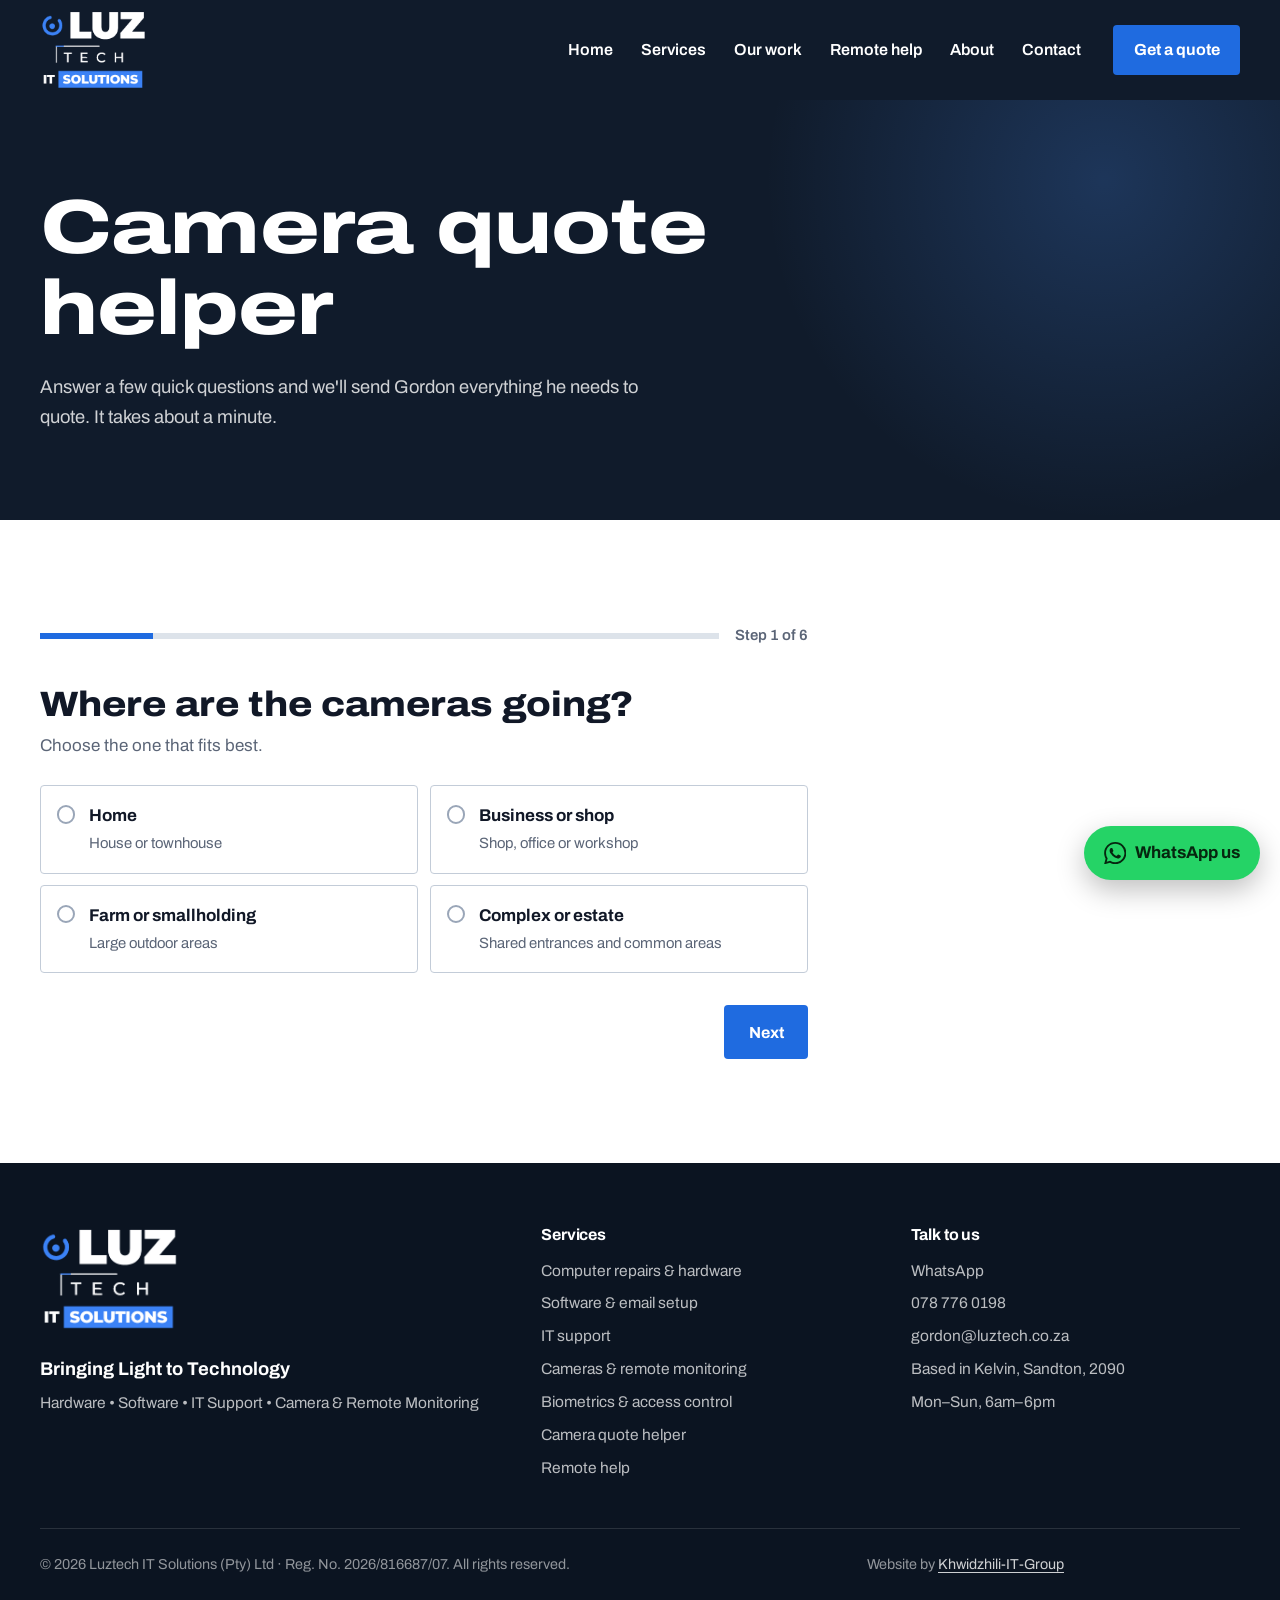
<file: camera-quote.html>
<!DOCTYPE html>
<html lang="en-ZA">
<head>
<meta charset="utf-8">
<meta name="viewport" content="width=device-width, initial-scale=1">
<title>Camera quote helper | Luztech IT Solutions</title>
<meta name="description" content="Answer a few questions about your property and get a security camera quote from Luztech on WhatsApp.">
<link rel="canonical" href="https://www.luztech.co.za/camera-quote.html">
<meta property="og:title" content="Camera quote helper | Luztech IT Solutions">
<meta property="og:description" content="Answer a few questions about your property and get a security camera quote from Luztech on WhatsApp.">
<meta property="og:type" content="website">
<meta property="og:url" content="https://www.luztech.co.za/camera-quote.html">
<meta property="og:image" content="https://www.luztech.co.za/images/share.jpg">
<meta name="theme-color" content="#101B2B">
<link rel="icon" href="data:image/svg+xml,%3Csvg xmlns='http://www.w3.org/2000/svg' viewBox='0 0 32 32'%3E%3Crect width='32' height='32' rx='7' fill='%23101B2B'/%3E%3Cpath d='M16 6A10 10 0 1 1 6 16' fill='none' stroke='%234C94FF' stroke-width='3' stroke-linecap='round'/%3E%3Ccircle cx='16' cy='16' r='4.5' fill='%234C94FF'/%3E%3C/svg%3E">
<link rel="preconnect" href="https://fonts.googleapis.com">
<link rel="preconnect" href="https://fonts.gstatic.com" crossorigin>
<link href="https://fonts.googleapis.com/css2?family=Archivo:wdth,wght@62..125,100..900&display=swap" rel="stylesheet">
<link rel="stylesheet" href="css/site.css?v=20261125a">
<script>document.documentElement.classList.add("js")</script>
<!-- Google Analytics: replace G-XXXXXXXXXX with your Measurement ID, then remove the comment markers.
<script async src="https://www.googletagmanager.com/gtag/js?id=G-XXXXXXXXXX"></script>
<script>window.dataLayer=window.dataLayer||[];function gtag(){dataLayer.push(arguments);}gtag('js',new Date());gtag('config','G-XXXXXXXXXX');</script>
-->
</head>
<body>
<a class="skip" href="#main">Skip to content</a>
<header class="site-head">
  <div class="wrap">
    <a class="brand" href="index.html" aria-label="Luztech IT Solutions, home"><img class="brand-logo" src="images/logo.png?v=1" alt="Luztech IT Solutions" width="297" height="222"></a>
    <nav class="nav" id="nav" aria-label="Main"><a href="index.html">Home</a><a href="services.html">Services</a><a href="our-work.html">Our work</a><a href="remote-help.html">Remote help</a><a href="about.html">About</a><a href="contact.html">Contact</a></nav>
    <a class="btn btn-primary btn-sm head-cta" href="contact.html">Get a quote</a>
    <button class="menu-btn" aria-expanded="false" aria-controls="nav">Menu</button>
  </div>
  <div class="progress-line" aria-hidden="true"></div>
</header>
<main id="main">

<section class="page-hero"><div class="wrap">
  <h1>Camera quote helper</h1>
  <p>Answer a few quick questions and we'll send Gordon everything he needs to quote. It takes about a minute.</p>
</div></section>
<section class="section"><div class="wrap">
  <div class="wizard" data-wizard>
    <div class="progress"><div class="progress-bar"><span></span></div><span class="progress-text">Step 1 of 6</span></div>

    <fieldset class="step" data-required="place">
      <legend>Where are the cameras going?</legend><p class="help">Choose the one that fits best.</p>
      <div class="options"><div class="opt"><input type="radio" id="place-0" name="place" value="Home"><label for="place-0"><b>Home</b><span>House or townhouse</span></label></div><div class="opt"><input type="radio" id="place-1" name="place" value="Business or shop"><label for="place-1"><b>Business or shop</b><span>Shop, office or workshop</span></label></div><div class="opt"><input type="radio" id="place-2" name="place" value="Farm or smallholding"><label for="place-2"><b>Farm or smallholding</b><span>Large outdoor areas</span></label></div><div class="opt"><input type="radio" id="place-3" name="place" value="Complex or estate"><label for="place-3"><b>Complex or estate</b><span>Shared entrances and common areas</span></label></div></div>
    </fieldset>

    <fieldset class="step" data-required="count" hidden>
      <legend>Roughly how many cameras?</legend><p class="help">A guess is fine. We'll confirm when we see the property.</p>
      <div class="options"><div class="opt"><input type="radio" id="count-0" name="count" value="1 to 2"><label for="count-0"><b>1 to 2</b><span>A gate or front door</span></label></div><div class="opt"><input type="radio" id="count-1" name="count" value="3 to 4"><label for="count-1"><b>3 to 4</b><span>Entrances and driveway</span></label></div><div class="opt"><input type="radio" id="count-2" name="count" value="5 to 8"><label for="count-2"><b>5 to 8</b><span>Full home or small business</span></label></div><div class="opt"><input type="radio" id="count-3" name="count" value="9 or more"><label for="count-3"><b>9 or more</b><span>Large property</span></label></div><div class="opt"><input type="radio" id="count-4" name="count" value="Not sure"><label for="count-4"><b>Not sure</b><span>Help me decide</span></label></div></div>
    </fieldset>

    <fieldset class="step" hidden>
      <legend>What matters most to you?</legend><p class="help">Choose as many as you like.</p>
      <div class="options"><div class="opt"><input type="checkbox" id="needs-0" name="needs" value="Watch live on my phone"><label for="needs-0"><b>Watch live on my phone</b></label></div><div class="opt"><input type="checkbox" id="needs-1" name="needs" value="Clear colour night vision"><label for="needs-1"><b>Clear colour night vision</b></label></div><div class="opt"><input type="checkbox" id="needs-2" name="needs" value="Alerts when someone is on the property"><label for="needs-2"><b>Alerts when someone is on the property</b></label></div><div class="opt"><input type="checkbox" id="needs-3" name="needs" value="Keep recordings for weeks"><label for="needs-3"><b>Keep recordings for weeks</b></label></div><div class="opt"><input type="checkbox" id="needs-4" name="needs" value="Hear audio"><label for="needs-4"><b>Hear audio</b></label></div><div class="opt"><input type="checkbox" id="needs-5" name="needs" value="Keeps working during load-shedding"><label for="needs-5"><b>Keeps working during load-shedding</b></label></div></div>
    </fieldset>

    <fieldset class="step" data-required="existing" hidden>
      <legend>Do you have cameras already?</legend><p class="help">This helps us bring the right equipment.</p>
      <div class="options"><div class="opt"><input type="radio" id="existing-0" name="existing" value="No, this is a new system"><label for="existing-0"><b>No, this is a new system</b></label></div><div class="opt"><input type="radio" id="existing-1" name="existing" value="Yes, I want to add or upgrade"><label for="existing-1"><b>Yes, I want to add or upgrade</b></label></div><div class="opt"><input type="radio" id="existing-2" name="existing" value="Yes, but they're not working"><label for="existing-2"><b>Yes, but they're not working</b></label></div></div>
    </fieldset>

    <fieldset class="step" hidden>
      <legend>Your details</legend><p class="help">Optional, but it helps us get back to you faster.</p>
      <div class="quote-form">
        <div class="two">
          <div class="field"><label for="w-name">Your name</label><input id="w-name" name="w-name" autocomplete="name"></div>
          <div class="field"><label for="w-area">Area or town</label><input id="w-area" name="w-area" autocomplete="address-level2"></div>
        </div>
        <div class="field"><label for="w-time">Best time for a site visit</label><input id="w-time" name="w-time" placeholder="e.g. Weekday mornings"></div>
        <div class="field"><label for="w-notes">Anything else? <span class="hint">Optional</span></label><textarea id="w-notes" name="w-notes" placeholder="e.g. Want to cover the back gate and the parking area"></textarea></div>
      </div>
    </fieldset>

    <fieldset class="step" hidden>
      <legend>Check and send</legend><p class="help">This is what we'll receive. Tap send and WhatsApp opens with it ready to go.</p>
      <div class="summary"><dl data-summary></dl></div>
    </fieldset>

    <p class="wizard-error" hidden>Choose an option to continue.</p>
    <div class="wizard-nav">
      <button type="button" class="btn-plain" data-back>Back</button>
      <button type="button" class="btn btn-primary" data-next>Next</button>
      <a class="btn btn-primary" data-wizard-send data-wa="Hi Luztech, I'd like a quote for security cameras." hidden><svg viewBox="0 0 24 24" fill="currentColor" aria-hidden="true"><path d="M17.472 14.382c-.297-.149-1.758-.867-2.03-.967-.273-.099-.471-.148-.67.15-.197.297-.767.966-.94 1.164-.173.199-.347.223-.644.075-.297-.15-1.255-.463-2.39-1.475-.883-.788-1.48-1.761-1.653-2.059-.173-.297-.018-.458.13-.606.134-.133.298-.347.446-.52.149-.174.198-.298.298-.497.099-.198.05-.371-.025-.52-.075-.149-.669-1.612-.916-2.207-.242-.579-.487-.5-.669-.51-.173-.008-.371-.01-.57-.01-.198 0-.52.074-.792.372-.272.297-1.04 1.016-1.04 2.479 0 1.462 1.065 2.875 1.213 3.074.149.198 2.096 3.2 5.077 4.487.709.306 1.262.489 1.694.625.712.227 1.36.195 1.871.118.571-.085 1.758-.719 2.006-1.413.248-.694.248-1.289.173-1.413-.074-.124-.272-.198-.57-.347m-5.421 7.403h-.004a9.87 9.87 0 01-5.031-1.378l-.361-.214-3.741.982.998-3.648-.235-.374a9.86 9.86 0 01-1.51-5.26c.001-5.45 4.436-9.884 9.888-9.884 2.64 0 5.122 1.03 6.988 2.898a9.825 9.825 0 012.893 6.994c-.003 5.45-4.437 9.884-9.885 9.884m8.413-18.297A11.815 11.815 0 0012.05 0C5.495 0 .16 5.335.157 11.892c0 2.096.547 4.142 1.588 5.945L.057 24l6.305-1.654a11.882 11.882 0 005.683 1.448h.005c6.554 0 11.89-5.335 11.893-11.893a11.821 11.821 0 00-3.48-8.413Z"/></svg>Send on WhatsApp</a>
    </div>
  </div>
</div></section>

</main>
<footer class="site-foot">
  <div class="wrap">
    <div class="foot-grid">
      <div>
        <a class="brand" href="index.html"><img class="brand-logo" src="images/logo.png?v=1" alt="Luztech IT Solutions" width="297" height="222"></a>
        <p class="foot-slogan">Bringing Light to Technology</p>
        <p class="foot-tag">Hardware • Software • IT Support • Camera &amp; Remote Monitoring</p>
        <div class="socials">
          <a data-cfg-optional="facebook" data-cfg-href="facebook" aria-label="Luztech on Facebook"><svg viewBox="0 0 24 24" fill="currentColor" aria-hidden="true"><path d="M14 8h3V4h-3c-2.8 0-4.5 1.8-4.5 4.6V11H7v4h2.5v9h4v-9H17l.5-4h-4V8.8c0-.5.3-.8.5-.8z"/></svg></a>
          <a data-cfg-optional="instagram" data-cfg-href="instagram" aria-label="Luztech on Instagram"><svg viewBox="0 0 24 24" fill="none" stroke="currentColor" stroke-width="2" aria-hidden="true"><rect x="3" y="3" width="18" height="18" rx="5"/><circle cx="12" cy="12" r="4"/><circle cx="17.5" cy="6.5" r="1" fill="currentColor"/></svg></a>
          <a data-cfg-optional="googleReviews" data-cfg-href="googleReviews" aria-label="Luztech reviews on Google"><svg viewBox="0 0 24 24" fill="currentColor" aria-hidden="true"><path d="M12 2.5l2.9 6 6.6.9-4.8 4.6 1.2 6.5L12 17.4l-5.9 3.1 1.2-6.5L2.5 9.4l6.6-.9z"/></svg></a>
        </div>
      </div>
      <div>
        <h2>Services</h2>
        <ul>
          <li><a href="computer-repairs.html">Computer repairs &amp; hardware</a></li>
          <li><a href="software-setup.html">Software &amp; email setup</a></li>
          <li><a href="it-support.html">IT support</a></li>
          <li><a href="cctv-installation.html">Cameras &amp; remote monitoring</a></li>
          <li><a href="biometric-access.html">Biometrics &amp; access control</a></li>
          <li><a href="camera-quote.html">Camera quote helper</a></li>
          <li><a href="remote-help.html">Remote help</a></li>
        </ul>
      </div>
      <div>
        <h2>Talk to us</h2>
        <ul>
          <li><a data-wa="Hi Luztech, I'd like a quote.">WhatsApp</a></li>
          <li><a data-cfg="phone" data-cfg-href="phone">078 776 0198</a></li>
          <li><a href="mailto:gordon@luztech.co.za">gordon@luztech.co.za</a></li>
          <li>Based in Kelvin, Sandton, 2090</li>
          <li data-cfg="hours">Mon–Sun, 6am–6pm</li>
        </ul>
      </div>
    </div>
    <div class="foot-base">
      <span>© <span data-year>2026</span> Luztech IT Solutions (Pty) Ltd · Reg. No. 2026/816687/07. All rights reserved.</span>
      <span class="credit">Website by <a href="tel:+27766038180">Khwidzhili-IT-Group</a></span>
    </div>
  </div>
</footer>
<div class="wa-float">
  <a class="wa-fab" data-wa="Hi Luztech, I'd like a quote." aria-label="Chat to Luztech on WhatsApp"><svg viewBox="0 0 24 24" fill="currentColor" aria-hidden="true"><path d="M17.472 14.382c-.297-.149-1.758-.867-2.03-.967-.273-.099-.471-.148-.67.15-.197.297-.767.966-.94 1.164-.173.199-.347.223-.644.075-.297-.15-1.255-.463-2.39-1.475-.883-.788-1.48-1.761-1.653-2.059-.173-.297-.018-.458.13-.606.134-.133.298-.347.446-.52.149-.174.198-.298.298-.497.099-.198.05-.371-.025-.52-.075-.149-.669-1.612-.916-2.207-.242-.579-.487-.5-.669-.51-.173-.008-.371-.01-.57-.01-.198 0-.52.074-.792.372-.272.297-1.04 1.016-1.04 2.479 0 1.462 1.065 2.875 1.213 3.074.149.198 2.096 3.2 5.077 4.487.709.306 1.262.489 1.694.625.712.227 1.36.195 1.871.118.571-.085 1.758-.719 2.006-1.413.248-.694.248-1.289.173-1.413-.074-.124-.272-.198-.57-.347m-5.421 7.403h-.004a9.87 9.87 0 01-5.031-1.378l-.361-.214-3.741.982.998-3.648-.235-.374a9.86 9.86 0 01-1.51-5.26c.001-5.45 4.436-9.884 9.888-9.884 2.64 0 5.122 1.03 6.988 2.898a9.825 9.825 0 012.893 6.994c-.003 5.45-4.437 9.884-9.885 9.884m8.413-18.297A11.815 11.815 0 0012.05 0C5.495 0 .16 5.335.157 11.892c0 2.096.547 4.142 1.588 5.945L.057 24l6.305-1.654a11.882 11.882 0 005.683 1.448h.005c6.554 0 11.89-5.335 11.893-11.893a11.821 11.821 0 00-3.48-8.413Z"/></svg><span>WhatsApp us</span></a>
</div>
<script src="js/site.js?v=20261125a"></script>
</body>
</html>
</file>
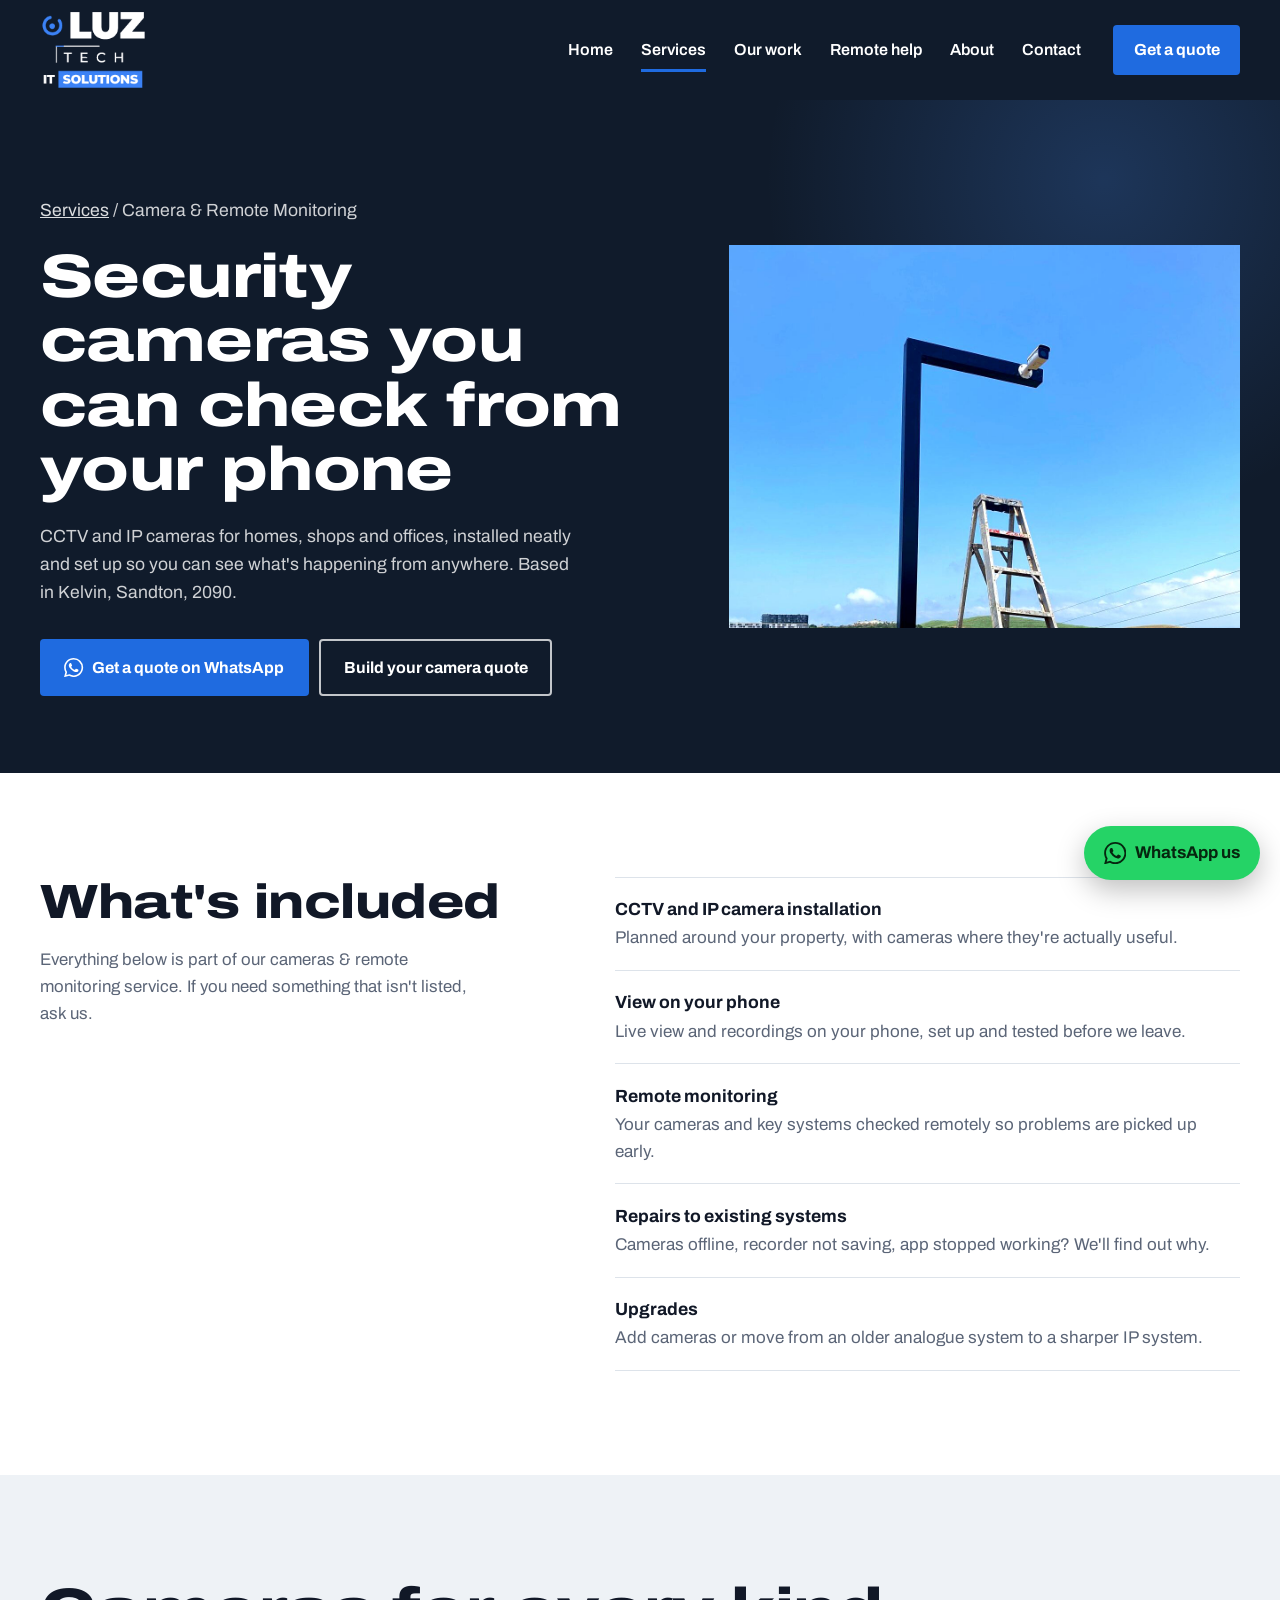
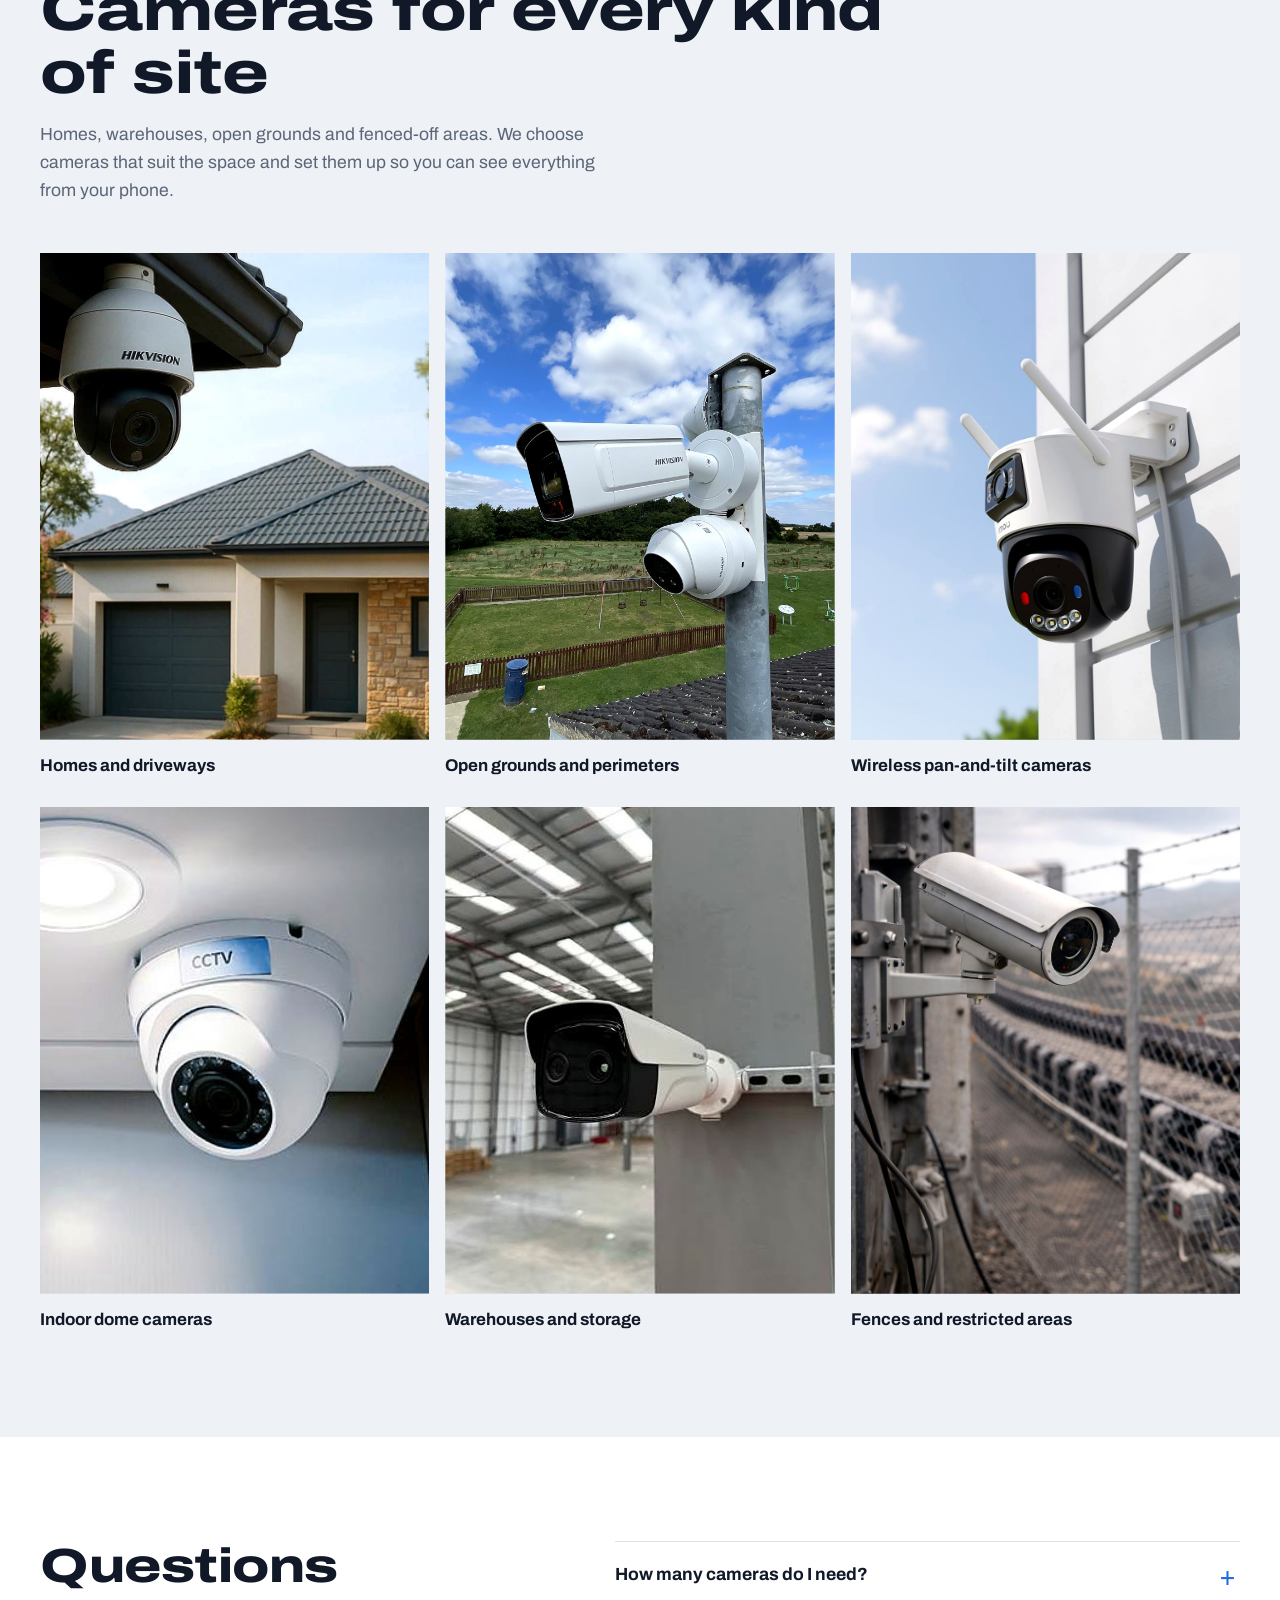
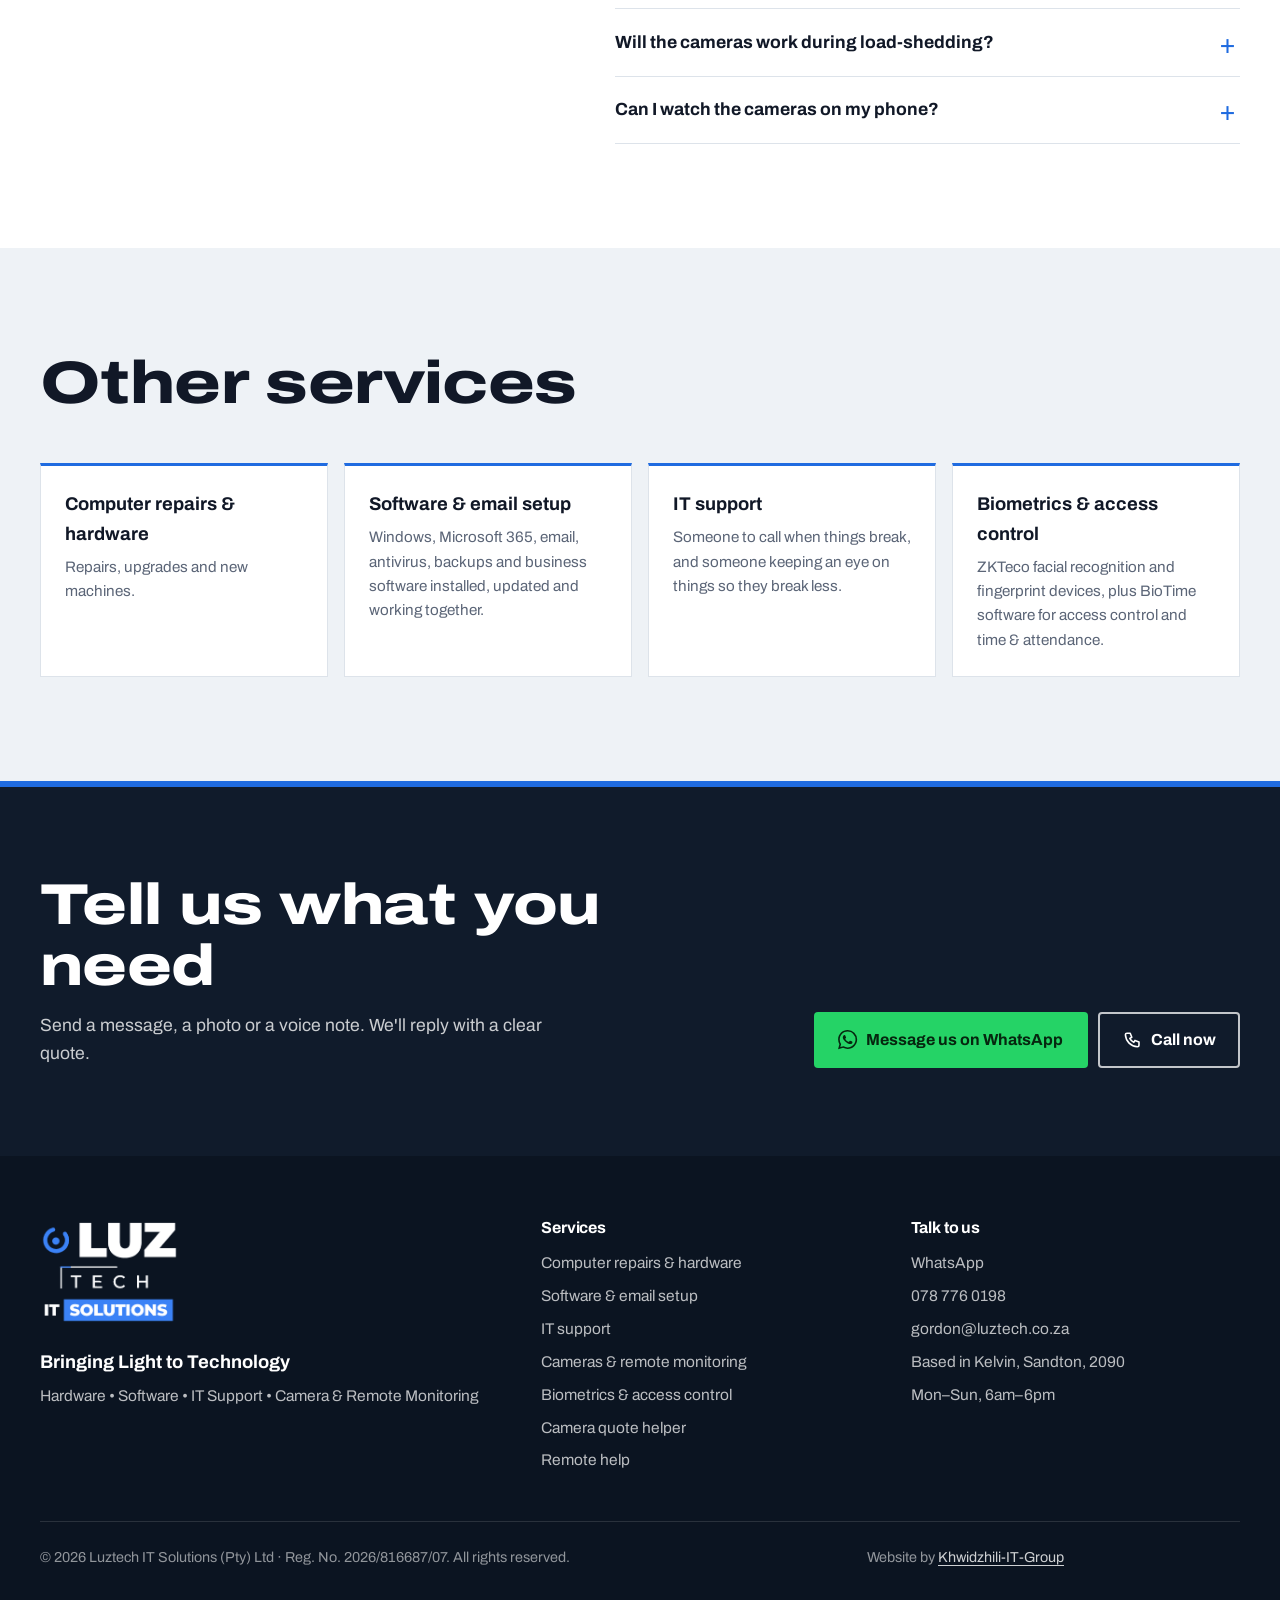
<file: cctv-installation.html>
<!DOCTYPE html>
<html lang="en-ZA">
<head>
<meta charset="utf-8">
<meta name="viewport" content="width=device-width, initial-scale=1">
<title>Security cameras you can check from your phone | Luztech IT Solutions</title>
<meta name="description" content="CCTV and IP cameras for homes, shops and offices, installed neatly and set up so you can see what's happening from anywhere.">
<link rel="canonical" href="https://www.luztech.co.za/cctv-installation.html">
<meta property="og:title" content="Security cameras you can check from your phone | Luztech IT Solutions">
<meta property="og:description" content="CCTV and IP cameras for homes, shops and offices, installed neatly and set up so you can see what's happening from anywhere.">
<meta property="og:type" content="website">
<meta property="og:url" content="https://www.luztech.co.za/cctv-installation.html">
<meta property="og:image" content="https://www.luztech.co.za/images/share.jpg">
<meta name="theme-color" content="#101B2B">
<link rel="icon" href="data:image/svg+xml,%3Csvg xmlns='http://www.w3.org/2000/svg' viewBox='0 0 32 32'%3E%3Crect width='32' height='32' rx='7' fill='%23101B2B'/%3E%3Cpath d='M16 6A10 10 0 1 1 6 16' fill='none' stroke='%234C94FF' stroke-width='3' stroke-linecap='round'/%3E%3Ccircle cx='16' cy='16' r='4.5' fill='%234C94FF'/%3E%3C/svg%3E">
<link rel="preconnect" href="https://fonts.googleapis.com">
<link rel="preconnect" href="https://fonts.gstatic.com" crossorigin>
<link href="https://fonts.googleapis.com/css2?family=Archivo:wdth,wght@62..125,100..900&display=swap" rel="stylesheet">
<link rel="stylesheet" href="css/site.css?v=20261125a">
<script>document.documentElement.classList.add("js")</script>
<!-- Google Analytics: replace G-XXXXXXXXXX with your Measurement ID, then remove the comment markers.
<script async src="https://www.googletagmanager.com/gtag/js?id=G-XXXXXXXXXX"></script>
<script>window.dataLayer=window.dataLayer||[];function gtag(){dataLayer.push(arguments);}gtag('js',new Date());gtag('config','G-XXXXXXXXXX');</script>
-->
</head>
<body>
<a class="skip" href="#main">Skip to content</a>
<header class="site-head">
  <div class="wrap">
    <a class="brand" href="index.html" aria-label="Luztech IT Solutions, home"><img class="brand-logo" src="images/logo.png?v=1" alt="Luztech IT Solutions" width="297" height="222"></a>
    <nav class="nav" id="nav" aria-label="Main"><a href="index.html">Home</a><a href="services.html" aria-current="page">Services</a><a href="our-work.html">Our work</a><a href="remote-help.html">Remote help</a><a href="about.html">About</a><a href="contact.html">Contact</a></nav>
    <a class="btn btn-primary btn-sm head-cta" href="contact.html">Get a quote</a>
    <button class="menu-btn" aria-expanded="false" aria-controls="nav">Menu</button>
  </div>
  <div class="progress-line" aria-hidden="true"></div>
</header>
<main id="main">

<section class="svc-hero"><div class="wrap">
  <div>
    <p class="crumbs"><a href="services.html">Services</a> / Camera & Remote Monitoring</p>
    <h1>Security cameras you can check from your phone</h1>
    <p>CCTV and IP cameras for homes, shops and offices, installed neatly and set up so you can see what's happening from anywhere. Based in <span data-cfg="area">Kelvin, Sandton, 2090</span>.</p>
    <div class="actions">
      <a class="btn btn-primary" data-wa="Hi Luztech, I'd like a quote for Camera & Remote Monitoring. Here's what I need: "><svg viewBox="0 0 24 24" fill="currentColor" aria-hidden="true"><path d="M17.472 14.382c-.297-.149-1.758-.867-2.03-.967-.273-.099-.471-.148-.67.15-.197.297-.767.966-.94 1.164-.173.199-.347.223-.644.075-.297-.15-1.255-.463-2.39-1.475-.883-.788-1.48-1.761-1.653-2.059-.173-.297-.018-.458.13-.606.134-.133.298-.347.446-.52.149-.174.198-.298.298-.497.099-.198.05-.371-.025-.52-.075-.149-.669-1.612-.916-2.207-.242-.579-.487-.5-.669-.51-.173-.008-.371-.01-.57-.01-.198 0-.52.074-.792.372-.272.297-1.04 1.016-1.04 2.479 0 1.462 1.065 2.875 1.213 3.074.149.198 2.096 3.2 5.077 4.487.709.306 1.262.489 1.694.625.712.227 1.36.195 1.871.118.571-.085 1.758-.719 2.006-1.413.248-.694.248-1.289.173-1.413-.074-.124-.272-.198-.57-.347m-5.421 7.403h-.004a9.87 9.87 0 01-5.031-1.378l-.361-.214-3.741.982.998-3.648-.235-.374a9.86 9.86 0 01-1.51-5.26c.001-5.45 4.436-9.884 9.888-9.884 2.64 0 5.122 1.03 6.988 2.898a9.825 9.825 0 012.893 6.994c-.003 5.45-4.437 9.884-9.885 9.884m8.413-18.297A11.815 11.815 0 0012.05 0C5.495 0 .16 5.335.157 11.892c0 2.096.547 4.142 1.588 5.945L.057 24l6.305-1.654a11.882 11.882 0 005.683 1.448h.005c6.554 0 11.89-5.335 11.893-11.893a11.821 11.821 0 00-3.48-8.413Z"/></svg>Get a quote on WhatsApp</a>
      <a class="btn btn-ghost" href="camera-quote.html">Build your camera quote</a>
    </div>
  </div>
  <figure class="photo on-dark" style="--ratio:4 / 3"><img src="images/service-cameras.jpg" alt="Cameras & remote monitoring" loading="lazy" onerror="this.remove()"><figcaption class="ph-note" aria-hidden="true"><svg viewBox="0 0 24 24" fill="none" stroke="currentColor" stroke-width="2" stroke-linecap="round" stroke-linejoin="round" aria-hidden="true"><path d="M4 8h3l2-3h6l2 3h3v11H4z"/><circle cx="12" cy="13" r="3.5"/></svg><span>Photo: a camera Gordon installed, mounted on a wall</span><code>images/service-cameras.jpg</code></figcaption></figure>
</div></section>

<section class="section"><div class="wrap two-col">
  <div><h2>What's included</h2><p class="lead">Everything below is part of our cameras & remote monitoring service. If you need something that isn't listed, ask us.</p></div>
  <ul class="ticks"><li><strong>CCTV and IP camera installation</strong><span>Planned around your property, with cameras where they're actually useful.</span></li><li><strong>View on your phone</strong><span>Live view and recordings on your phone, set up and tested before we leave.</span></li><li><strong>Remote monitoring</strong><span>Your cameras and key systems checked remotely so problems are picked up early.</span></li><li><strong>Repairs to existing systems</strong><span>Cameras offline, recorder not saving, app stopped working? We'll find out why.</span></li><li><strong>Upgrades</strong><span>Add cameras or move from an older analogue system to a sharper IP system.</span></li></ul>
</div></section>

<section class="section section-mist"><div class="wrap">
  <div class="section-head"><div><h2>Cameras for every kind of site</h2><p>Homes, warehouses, open grounds and fenced-off areas. We choose cameras that suit the space and set them up so you can see everything from your phone.</p></div></div>
  <div class="cam-gallery"><figure><figure class="photo" style="--ratio:4 / 5"><img src="images/cam-home.jpg" alt="PTZ camera watching over a house and driveway" loading="lazy" onerror="this.remove()"><figcaption class="ph-note" aria-hidden="true"><svg viewBox="0 0 24 24" fill="none" stroke="currentColor" stroke-width="2" stroke-linecap="round" stroke-linejoin="round" aria-hidden="true"><path d="M4 8h3l2-3h6l2 3h3v11H4z"/><circle cx="12" cy="13" r="3.5"/></svg><span>PTZ camera watching over a house and driveway</span><code>images/cam-home.jpg</code></figcaption></figure><figcaption>Homes and driveways</figcaption></figure><figure><figure class="photo" style="--ratio:4 / 5"><img src="images/cam-perimeter.jpg" alt="Bullet and turret cameras on a pole overlooking open ground" loading="lazy" onerror="this.remove()"><figcaption class="ph-note" aria-hidden="true"><svg viewBox="0 0 24 24" fill="none" stroke="currentColor" stroke-width="2" stroke-linecap="round" stroke-linejoin="round" aria-hidden="true"><path d="M4 8h3l2-3h6l2 3h3v11H4z"/><circle cx="12" cy="13" r="3.5"/></svg><span>Bullet and turret cameras on a pole overlooking open ground</span><code>images/cam-perimeter.jpg</code></figcaption></figure><figcaption>Open grounds and perimeters</figcaption></figure><figure><figure class="photo" style="--ratio:4 / 5"><img src="images/cam-wifi.jpg" alt="Wireless pan-and-tilt camera on an outside wall" loading="lazy" onerror="this.remove()"><figcaption class="ph-note" aria-hidden="true"><svg viewBox="0 0 24 24" fill="none" stroke="currentColor" stroke-width="2" stroke-linecap="round" stroke-linejoin="round" aria-hidden="true"><path d="M4 8h3l2-3h6l2 3h3v11H4z"/><circle cx="12" cy="13" r="3.5"/></svg><span>Wireless pan-and-tilt camera on an outside wall</span><code>images/cam-wifi.jpg</code></figcaption></figure><figcaption>Wireless pan-and-tilt cameras</figcaption></figure><figure><figure class="photo" style="--ratio:4 / 5"><img src="images/cam-indoor.jpg" alt="Indoor dome camera on a ceiling" loading="lazy" onerror="this.remove()"><figcaption class="ph-note" aria-hidden="true"><svg viewBox="0 0 24 24" fill="none" stroke="currentColor" stroke-width="2" stroke-linecap="round" stroke-linejoin="round" aria-hidden="true"><path d="M4 8h3l2-3h6l2 3h3v11H4z"/><circle cx="12" cy="13" r="3.5"/></svg><span>Indoor dome camera on a ceiling</span><code>images/cam-indoor.jpg</code></figcaption></figure><figcaption>Indoor dome cameras</figcaption></figure><figure><figure class="photo" style="--ratio:4 / 5"><img src="images/cam-warehouse.jpg" alt="Bullet camera mounted in a warehouse" loading="lazy" onerror="this.remove()"><figcaption class="ph-note" aria-hidden="true"><svg viewBox="0 0 24 24" fill="none" stroke="currentColor" stroke-width="2" stroke-linecap="round" stroke-linejoin="round" aria-hidden="true"><path d="M4 8h3l2-3h6l2 3h3v11H4z"/><circle cx="12" cy="13" r="3.5"/></svg><span>Bullet camera mounted in a warehouse</span><code>images/cam-warehouse.jpg</code></figcaption></figure><figcaption>Warehouses and storage</figcaption></figure><figure><figure class="photo" style="--ratio:4 / 5"><img src="images/cam-restricted.jpg" alt="Camera watching a fenced restricted area" loading="lazy" onerror="this.remove()"><figcaption class="ph-note" aria-hidden="true"><svg viewBox="0 0 24 24" fill="none" stroke="currentColor" stroke-width="2" stroke-linecap="round" stroke-linejoin="round" aria-hidden="true"><path d="M4 8h3l2-3h6l2 3h3v11H4z"/><circle cx="12" cy="13" r="3.5"/></svg><span>Camera watching a fenced restricted area</span><code>images/cam-restricted.jpg</code></figcaption></figure><figcaption>Fences and restricted areas</figcaption></figure></div>
</div></section>

<section class="section"><div class="wrap two-col">
  <div><h2>Questions</h2></div>
  <div class="faq"><details><summary>How many cameras do I need?</summary><p>Most homes need four to six to cover the gate, driveway, doors and yard. Our camera quote helper will help you work it out, or we can visit and advise.</p></details><details><summary>Will the cameras work during load-shedding?</summary><p>They can. A small backup battery for the recorder and router keeps everything recording. Ask us to include it in your quote.</p></details><details><summary>Can I watch the cameras on my phone?</summary><p>Yes. We set up the app on your phone and test it with you before we leave.</p></details></div>
</div></section>

<section class="section section-mist"><div class="wrap">
  <div class="section-head"><h2>Other services</h2></div>
  <div class="related"><a href="computer-repairs.html"><b>Computer repairs & hardware</b><span>Repairs, upgrades and new machines.</span></a><a href="software-setup.html"><b>Software & email setup</b><span>Windows, Microsoft 365, email, antivirus, backups and business software installed, updated and working together.</span></a><a href="it-support.html"><b>IT support</b><span>Someone to call when things break, and someone keeping an eye on things so they break less.</span></a><a href="biometric-access.html"><b>Biometrics & access control</b><span>ZKTeco facial recognition and fingerprint devices, plus BioTime software for access control and time & attendance.</span></a></div>
</div></section>
<section class="cta-band"><div class="wrap">
  <div><h2>Tell us what you need</h2><p>Send a message, a photo or a voice note. We'll reply with a clear quote.</p></div>
  <div class="btns"><a class="btn btn-wa" data-wa="Hi Luztech, I'd like a quote for Camera & Remote Monitoring. "><svg viewBox="0 0 24 24" fill="currentColor" aria-hidden="true"><path d="M17.472 14.382c-.297-.149-1.758-.867-2.03-.967-.273-.099-.471-.148-.67.15-.197.297-.767.966-.94 1.164-.173.199-.347.223-.644.075-.297-.15-1.255-.463-2.39-1.475-.883-.788-1.48-1.761-1.653-2.059-.173-.297-.018-.458.13-.606.134-.133.298-.347.446-.52.149-.174.198-.298.298-.497.099-.198.05-.371-.025-.52-.075-.149-.669-1.612-.916-2.207-.242-.579-.487-.5-.669-.51-.173-.008-.371-.01-.57-.01-.198 0-.52.074-.792.372-.272.297-1.04 1.016-1.04 2.479 0 1.462 1.065 2.875 1.213 3.074.149.198 2.096 3.2 5.077 4.487.709.306 1.262.489 1.694.625.712.227 1.36.195 1.871.118.571-.085 1.758-.719 2.006-1.413.248-.694.248-1.289.173-1.413-.074-.124-.272-.198-.57-.347m-5.421 7.403h-.004a9.87 9.87 0 01-5.031-1.378l-.361-.214-3.741.982.998-3.648-.235-.374a9.86 9.86 0 01-1.51-5.26c.001-5.45 4.436-9.884 9.888-9.884 2.64 0 5.122 1.03 6.988 2.898a9.825 9.825 0 012.893 6.994c-.003 5.45-4.437 9.884-9.885 9.884m8.413-18.297A11.815 11.815 0 0012.05 0C5.495 0 .16 5.335.157 11.892c0 2.096.547 4.142 1.588 5.945L.057 24l6.305-1.654a11.882 11.882 0 005.683 1.448h.005c6.554 0 11.89-5.335 11.893-11.893a11.821 11.821 0 00-3.48-8.413Z"/></svg>Message us on WhatsApp</a>
  <a class="btn btn-ghost" data-cfg-href="phone"><svg viewBox="0 0 24 24" fill="none" stroke="currentColor" stroke-width="2" stroke-linecap="round" stroke-linejoin="round" aria-hidden="true"><path d="M5 4h4l2 5-2.5 1.5a11 11 0 0 0 5 5L15 13l5 2v4a2 2 0 0 1-2 2A16 16 0 0 1 3 6a2 2 0 0 1 2-2"/></svg>Call now</a></div>
</div></section>

</main>
<footer class="site-foot">
  <div class="wrap">
    <div class="foot-grid">
      <div>
        <a class="brand" href="index.html"><img class="brand-logo" src="images/logo.png?v=1" alt="Luztech IT Solutions" width="297" height="222"></a>
        <p class="foot-slogan">Bringing Light to Technology</p>
        <p class="foot-tag">Hardware • Software • IT Support • Camera &amp; Remote Monitoring</p>
        <div class="socials">
          <a data-cfg-optional="facebook" data-cfg-href="facebook" aria-label="Luztech on Facebook"><svg viewBox="0 0 24 24" fill="currentColor" aria-hidden="true"><path d="M14 8h3V4h-3c-2.8 0-4.5 1.8-4.5 4.6V11H7v4h2.5v9h4v-9H17l.5-4h-4V8.8c0-.5.3-.8.5-.8z"/></svg></a>
          <a data-cfg-optional="instagram" data-cfg-href="instagram" aria-label="Luztech on Instagram"><svg viewBox="0 0 24 24" fill="none" stroke="currentColor" stroke-width="2" aria-hidden="true"><rect x="3" y="3" width="18" height="18" rx="5"/><circle cx="12" cy="12" r="4"/><circle cx="17.5" cy="6.5" r="1" fill="currentColor"/></svg></a>
          <a data-cfg-optional="googleReviews" data-cfg-href="googleReviews" aria-label="Luztech reviews on Google"><svg viewBox="0 0 24 24" fill="currentColor" aria-hidden="true"><path d="M12 2.5l2.9 6 6.6.9-4.8 4.6 1.2 6.5L12 17.4l-5.9 3.1 1.2-6.5L2.5 9.4l6.6-.9z"/></svg></a>
        </div>
      </div>
      <div>
        <h2>Services</h2>
        <ul>
          <li><a href="computer-repairs.html">Computer repairs &amp; hardware</a></li>
          <li><a href="software-setup.html">Software &amp; email setup</a></li>
          <li><a href="it-support.html">IT support</a></li>
          <li><a href="cctv-installation.html">Cameras &amp; remote monitoring</a></li>
          <li><a href="biometric-access.html">Biometrics &amp; access control</a></li>
          <li><a href="camera-quote.html">Camera quote helper</a></li>
          <li><a href="remote-help.html">Remote help</a></li>
        </ul>
      </div>
      <div>
        <h2>Talk to us</h2>
        <ul>
          <li><a data-wa="Hi Luztech, I'd like a quote.">WhatsApp</a></li>
          <li><a data-cfg="phone" data-cfg-href="phone">078 776 0198</a></li>
          <li><a href="mailto:gordon@luztech.co.za">gordon@luztech.co.za</a></li>
          <li>Based in Kelvin, Sandton, 2090</li>
          <li data-cfg="hours">Mon–Sun, 6am–6pm</li>
        </ul>
      </div>
    </div>
    <div class="foot-base">
      <span>© <span data-year>2026</span> Luztech IT Solutions (Pty) Ltd · Reg. No. 2026/816687/07. All rights reserved.</span>
      <span class="credit">Website by <a href="tel:+27766038180">Khwidzhili-IT-Group</a></span>
    </div>
  </div>
</footer>
<div class="wa-float">
  <a class="wa-fab" data-wa="Hi Luztech, I'd like a quote." aria-label="Chat to Luztech on WhatsApp"><svg viewBox="0 0 24 24" fill="currentColor" aria-hidden="true"><path d="M17.472 14.382c-.297-.149-1.758-.867-2.03-.967-.273-.099-.471-.148-.67.15-.197.297-.767.966-.94 1.164-.173.199-.347.223-.644.075-.297-.15-1.255-.463-2.39-1.475-.883-.788-1.48-1.761-1.653-2.059-.173-.297-.018-.458.13-.606.134-.133.298-.347.446-.52.149-.174.198-.298.298-.497.099-.198.05-.371-.025-.52-.075-.149-.669-1.612-.916-2.207-.242-.579-.487-.5-.669-.51-.173-.008-.371-.01-.57-.01-.198 0-.52.074-.792.372-.272.297-1.04 1.016-1.04 2.479 0 1.462 1.065 2.875 1.213 3.074.149.198 2.096 3.2 5.077 4.487.709.306 1.262.489 1.694.625.712.227 1.36.195 1.871.118.571-.085 1.758-.719 2.006-1.413.248-.694.248-1.289.173-1.413-.074-.124-.272-.198-.57-.347m-5.421 7.403h-.004a9.87 9.87 0 01-5.031-1.378l-.361-.214-3.741.982.998-3.648-.235-.374a9.86 9.86 0 01-1.51-5.26c.001-5.45 4.436-9.884 9.888-9.884 2.64 0 5.122 1.03 6.988 2.898a9.825 9.825 0 012.893 6.994c-.003 5.45-4.437 9.884-9.885 9.884m8.413-18.297A11.815 11.815 0 0012.05 0C5.495 0 .16 5.335.157 11.892c0 2.096.547 4.142 1.588 5.945L.057 24l6.305-1.654a11.882 11.882 0 005.683 1.448h.005c6.554 0 11.89-5.335 11.893-11.893a11.821 11.821 0 00-3.48-8.413Z"/></svg><span>WhatsApp us</span></a>
</div>
<script src="js/site.js?v=20261125a"></script>
</body>
</html>
</file>
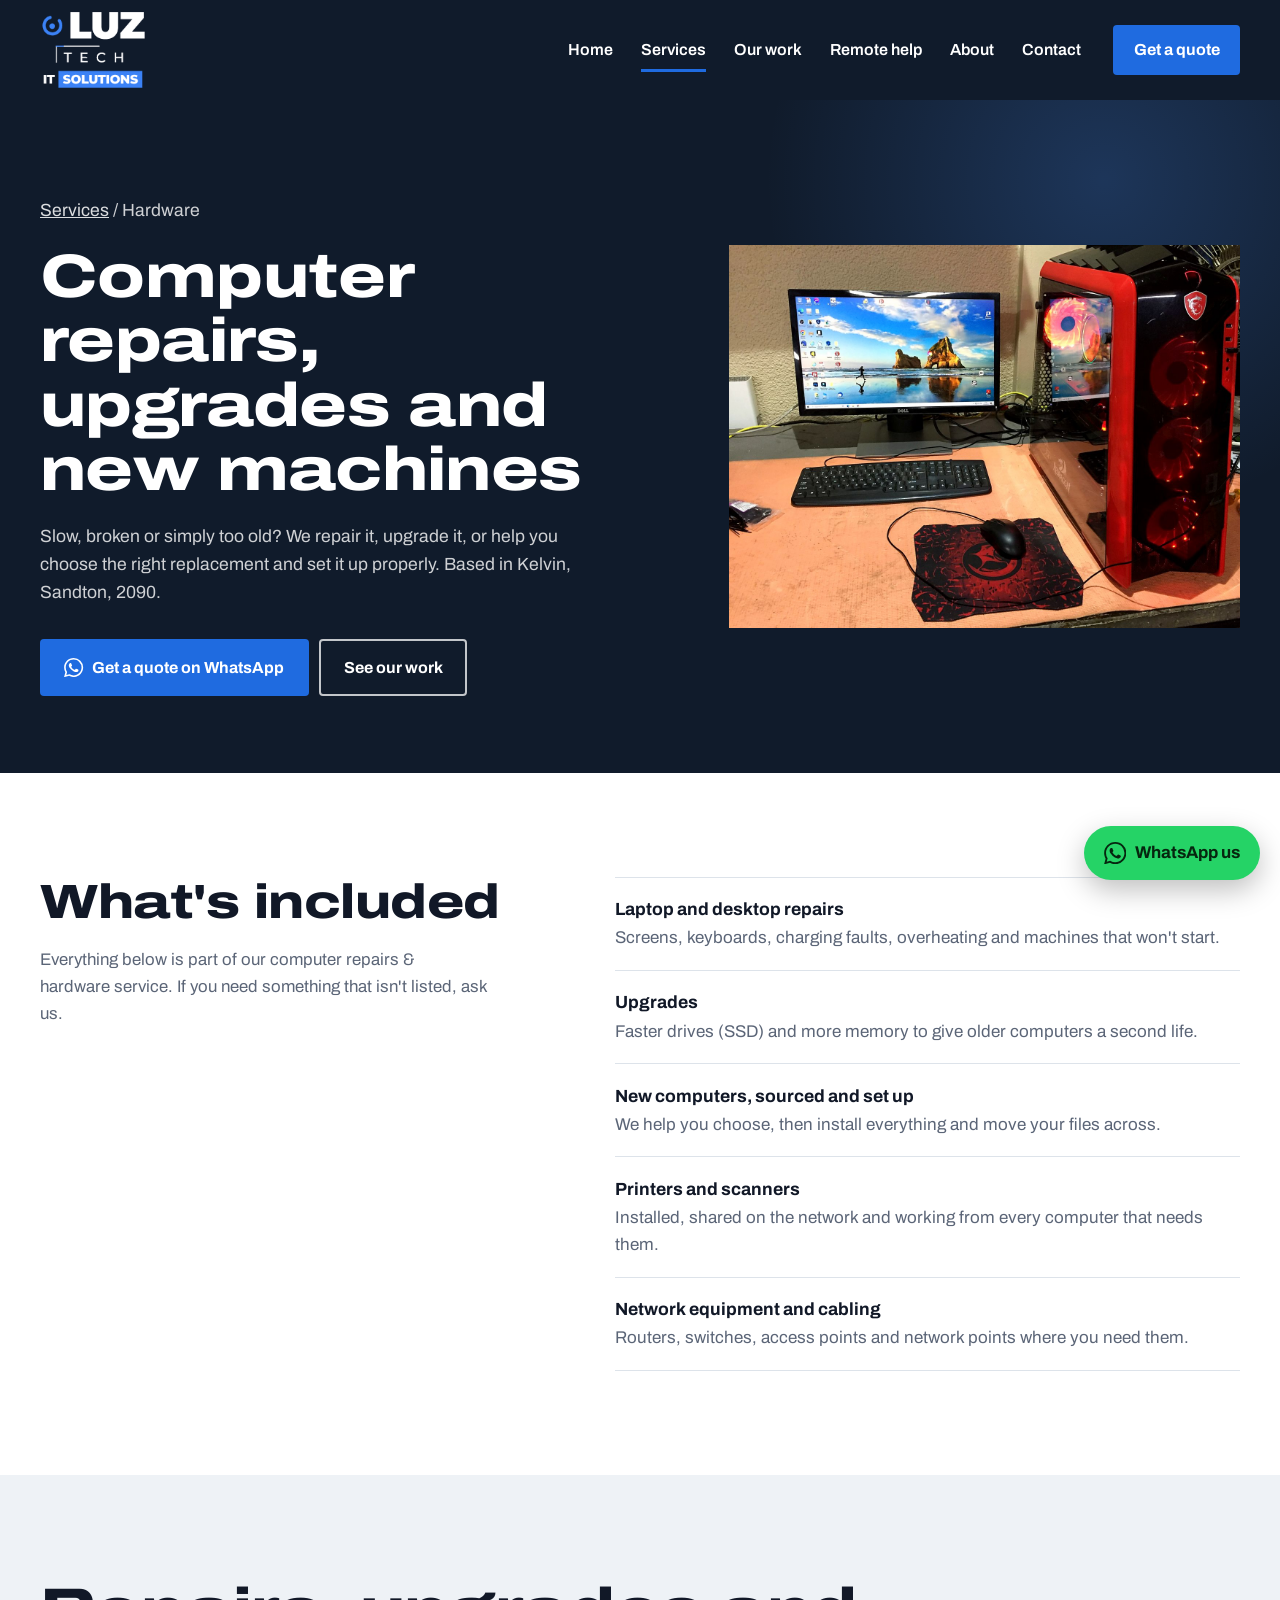
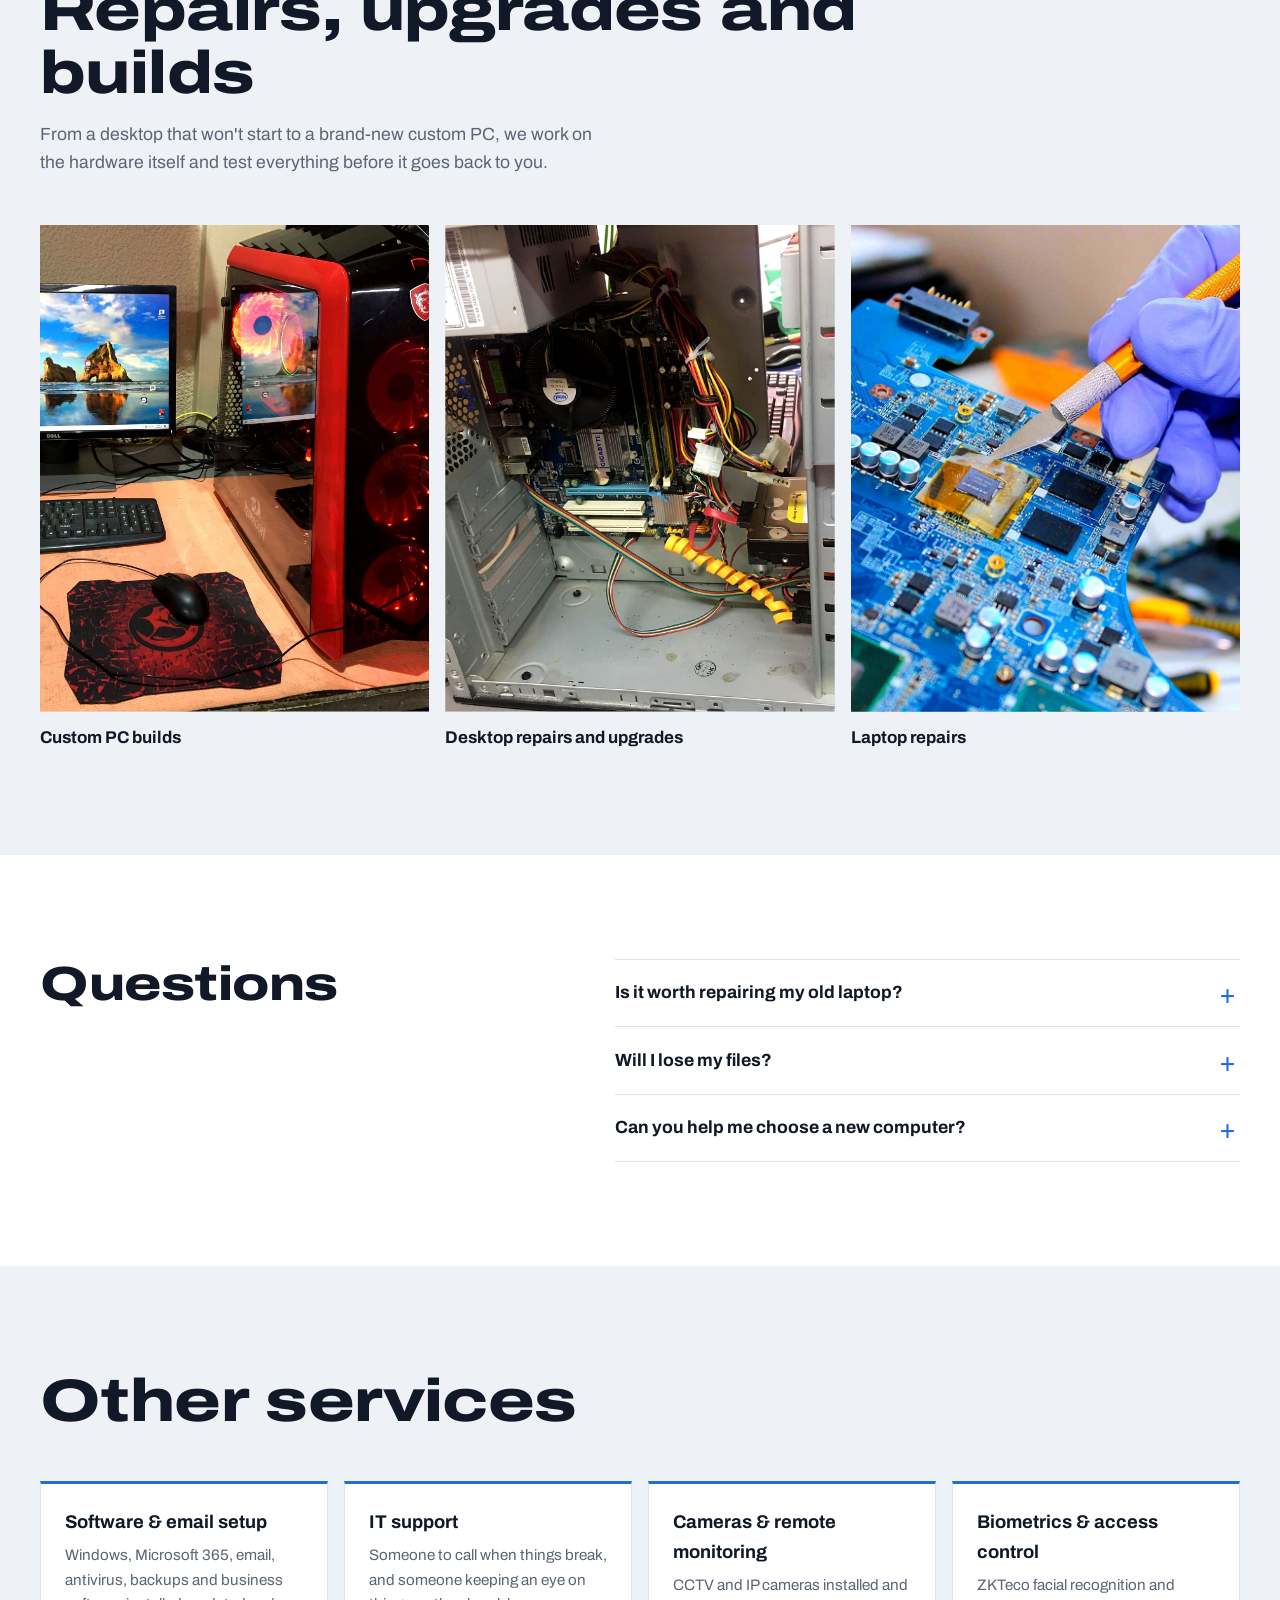
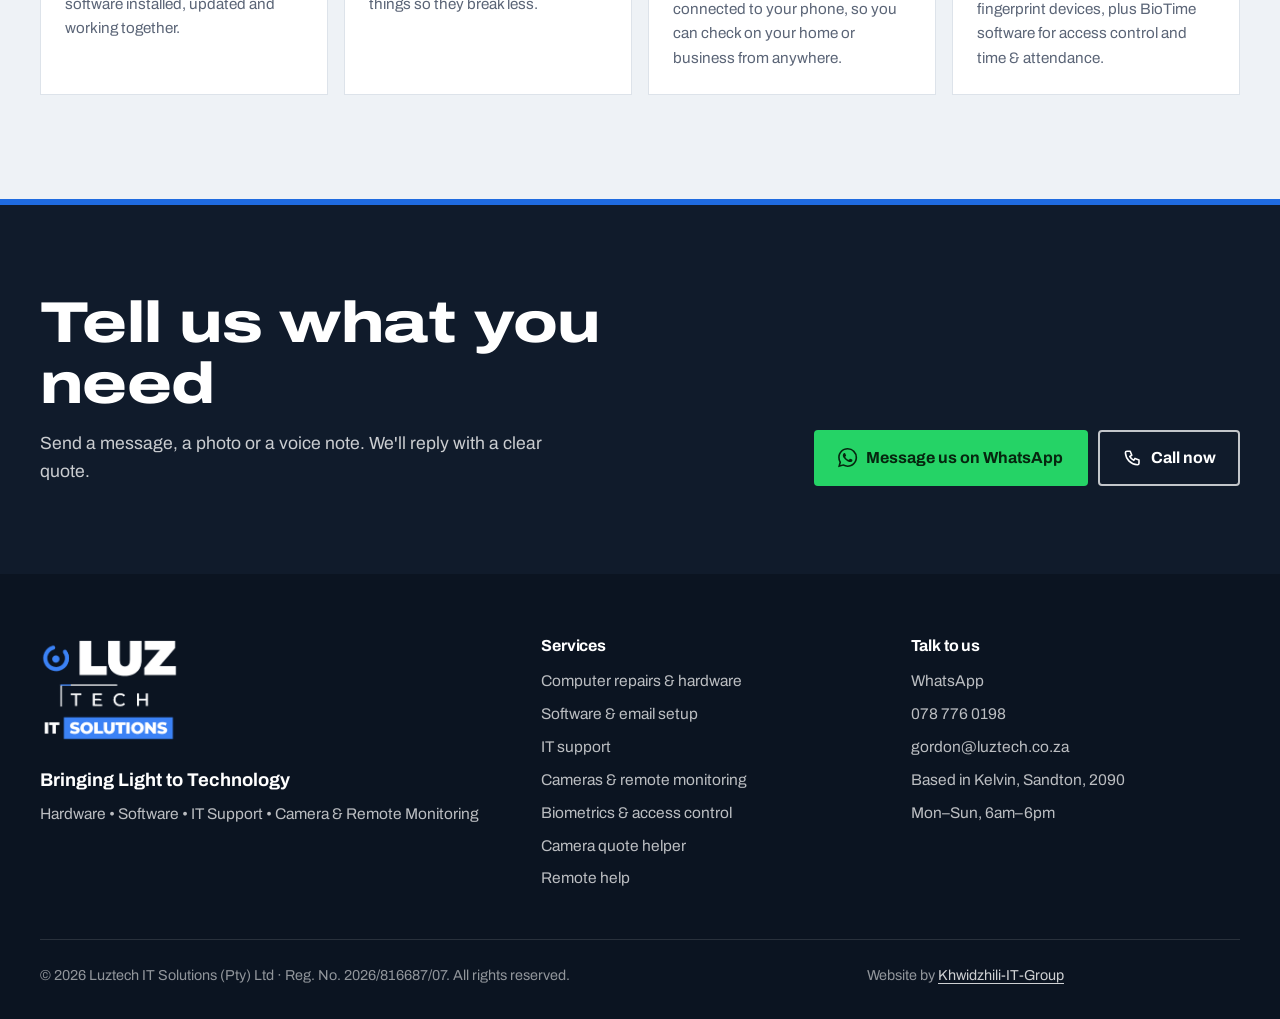
<file: computer-repairs.html>
<!DOCTYPE html>
<html lang="en-ZA">
<head>
<meta charset="utf-8">
<meta name="viewport" content="width=device-width, initial-scale=1">
<title>Computer repairs, upgrades and new machines | Luztech IT Solutions</title>
<meta name="description" content="Slow, broken or simply too old? We repair it, upgrade it, or help you choose the right replacement and set it up properly.">
<link rel="canonical" href="https://www.luztech.co.za/computer-repairs.html">
<meta property="og:title" content="Computer repairs, upgrades and new machines | Luztech IT Solutions">
<meta property="og:description" content="Slow, broken or simply too old? We repair it, upgrade it, or help you choose the right replacement and set it up properly.">
<meta property="og:type" content="website">
<meta property="og:url" content="https://www.luztech.co.za/computer-repairs.html">
<meta property="og:image" content="https://www.luztech.co.za/images/share.jpg">
<meta name="theme-color" content="#101B2B">
<link rel="icon" href="data:image/svg+xml,%3Csvg xmlns='http://www.w3.org/2000/svg' viewBox='0 0 32 32'%3E%3Crect width='32' height='32' rx='7' fill='%23101B2B'/%3E%3Cpath d='M16 6A10 10 0 1 1 6 16' fill='none' stroke='%234C94FF' stroke-width='3' stroke-linecap='round'/%3E%3Ccircle cx='16' cy='16' r='4.5' fill='%234C94FF'/%3E%3C/svg%3E">
<link rel="preconnect" href="https://fonts.googleapis.com">
<link rel="preconnect" href="https://fonts.gstatic.com" crossorigin>
<link href="https://fonts.googleapis.com/css2?family=Archivo:wdth,wght@62..125,100..900&display=swap" rel="stylesheet">
<link rel="stylesheet" href="css/site.css?v=20261125a">
<script>document.documentElement.classList.add("js")</script>
<!-- Google Analytics: replace G-XXXXXXXXXX with your Measurement ID, then remove the comment markers.
<script async src="https://www.googletagmanager.com/gtag/js?id=G-XXXXXXXXXX"></script>
<script>window.dataLayer=window.dataLayer||[];function gtag(){dataLayer.push(arguments);}gtag('js',new Date());gtag('config','G-XXXXXXXXXX');</script>
-->
</head>
<body>
<a class="skip" href="#main">Skip to content</a>
<header class="site-head">
  <div class="wrap">
    <a class="brand" href="index.html" aria-label="Luztech IT Solutions, home"><img class="brand-logo" src="images/logo.png?v=1" alt="Luztech IT Solutions" width="297" height="222"></a>
    <nav class="nav" id="nav" aria-label="Main"><a href="index.html">Home</a><a href="services.html" aria-current="page">Services</a><a href="our-work.html">Our work</a><a href="remote-help.html">Remote help</a><a href="about.html">About</a><a href="contact.html">Contact</a></nav>
    <a class="btn btn-primary btn-sm head-cta" href="contact.html">Get a quote</a>
    <button class="menu-btn" aria-expanded="false" aria-controls="nav">Menu</button>
  </div>
  <div class="progress-line" aria-hidden="true"></div>
</header>
<main id="main">

<section class="svc-hero"><div class="wrap">
  <div>
    <p class="crumbs"><a href="services.html">Services</a> / Hardware</p>
    <h1>Computer repairs, upgrades and new machines</h1>
    <p>Slow, broken or simply too old? We repair it, upgrade it, or help you choose the right replacement and set it up properly. Based in <span data-cfg="area">Kelvin, Sandton, 2090</span>.</p>
    <div class="actions">
      <a class="btn btn-primary" data-wa="Hi Luztech, I'd like a quote for Hardware. Here's what I need: "><svg viewBox="0 0 24 24" fill="currentColor" aria-hidden="true"><path d="M17.472 14.382c-.297-.149-1.758-.867-2.03-.967-.273-.099-.471-.148-.67.15-.197.297-.767.966-.94 1.164-.173.199-.347.223-.644.075-.297-.15-1.255-.463-2.39-1.475-.883-.788-1.48-1.761-1.653-2.059-.173-.297-.018-.458.13-.606.134-.133.298-.347.446-.52.149-.174.198-.298.298-.497.099-.198.05-.371-.025-.52-.075-.149-.669-1.612-.916-2.207-.242-.579-.487-.5-.669-.51-.173-.008-.371-.01-.57-.01-.198 0-.52.074-.792.372-.272.297-1.04 1.016-1.04 2.479 0 1.462 1.065 2.875 1.213 3.074.149.198 2.096 3.2 5.077 4.487.709.306 1.262.489 1.694.625.712.227 1.36.195 1.871.118.571-.085 1.758-.719 2.006-1.413.248-.694.248-1.289.173-1.413-.074-.124-.272-.198-.57-.347m-5.421 7.403h-.004a9.87 9.87 0 01-5.031-1.378l-.361-.214-3.741.982.998-3.648-.235-.374a9.86 9.86 0 01-1.51-5.26c.001-5.45 4.436-9.884 9.888-9.884 2.64 0 5.122 1.03 6.988 2.898a9.825 9.825 0 012.893 6.994c-.003 5.45-4.437 9.884-9.885 9.884m8.413-18.297A11.815 11.815 0 0012.05 0C5.495 0 .16 5.335.157 11.892c0 2.096.547 4.142 1.588 5.945L.057 24l6.305-1.654a11.882 11.882 0 005.683 1.448h.005c6.554 0 11.89-5.335 11.893-11.893a11.821 11.821 0 00-3.48-8.413Z"/></svg>Get a quote on WhatsApp</a>
      <a class="btn btn-ghost" href="our-work.html">See our work</a>
    </div>
  </div>
  <figure class="photo on-dark" style="--ratio:4 / 3"><img src="images/service-hardware.jpg" alt="Computer repairs & hardware" loading="lazy" onerror="this.remove()"><figcaption class="ph-note" aria-hidden="true"><svg viewBox="0 0 24 24" fill="none" stroke="currentColor" stroke-width="2" stroke-linecap="round" stroke-linejoin="round" aria-hidden="true"><path d="M4 8h3l2-3h6l2 3h3v11H4z"/><circle cx="12" cy="13" r="3.5"/></svg><span>Photo: a laptop opened up on the workbench</span><code>images/service-hardware.jpg</code></figcaption></figure>
</div></section>

<section class="section"><div class="wrap two-col">
  <div><h2>What's included</h2><p class="lead">Everything below is part of our computer repairs & hardware service. If you need something that isn't listed, ask us.</p></div>
  <ul class="ticks"><li><strong>Laptop and desktop repairs</strong><span>Screens, keyboards, charging faults, overheating and machines that won't start.</span></li><li><strong>Upgrades</strong><span>Faster drives (SSD) and more memory to give older computers a second life.</span></li><li><strong>New computers, sourced and set up</strong><span>We help you choose, then install everything and move your files across.</span></li><li><strong>Printers and scanners</strong><span>Installed, shared on the network and working from every computer that needs them.</span></li><li><strong>Network equipment and cabling</strong><span>Routers, switches, access points and network points where you need them.</span></li></ul>
</div></section>

<section class="section section-mist"><div class="wrap">
  <div class="section-head"><div><h2>Repairs, upgrades and builds</h2><p>From a desktop that won't start to a brand-new custom PC, we work on the hardware itself and test everything before it goes back to you.</p></div></div>
  <div class="cam-gallery"><figure><figure class="photo" style="--ratio:4 / 5"><img src="images/pc-build.jpg" alt="Custom-built desktop PC with monitor and keyboard" loading="lazy" onerror="this.remove()"><figcaption class="ph-note" aria-hidden="true"><svg viewBox="0 0 24 24" fill="none" stroke="currentColor" stroke-width="2" stroke-linecap="round" stroke-linejoin="round" aria-hidden="true"><path d="M4 8h3l2-3h6l2 3h3v11H4z"/><circle cx="12" cy="13" r="3.5"/></svg><span>Custom-built desktop PC with monitor and keyboard</span><code>images/pc-build.jpg</code></figcaption></figure><figcaption>Custom PC builds</figcaption></figure><figure><figure class="photo" style="--ratio:4 / 5"><img src="images/pc-repair.jpg" alt="Desktop computer opened up for repair" loading="lazy" onerror="this.remove()"><figcaption class="ph-note" aria-hidden="true"><svg viewBox="0 0 24 24" fill="none" stroke="currentColor" stroke-width="2" stroke-linecap="round" stroke-linejoin="round" aria-hidden="true"><path d="M4 8h3l2-3h6l2 3h3v11H4z"/><circle cx="12" cy="13" r="3.5"/></svg><span>Desktop computer opened up for repair</span><code>images/pc-repair.jpg</code></figcaption></figure><figcaption>Desktop repairs and upgrades</figcaption></figure><figure><figure class="photo" style="--ratio:4 / 5"><img src="images/pc-board.jpg" alt="Technician repairing a laptop motherboard" loading="lazy" onerror="this.remove()"><figcaption class="ph-note" aria-hidden="true"><svg viewBox="0 0 24 24" fill="none" stroke="currentColor" stroke-width="2" stroke-linecap="round" stroke-linejoin="round" aria-hidden="true"><path d="M4 8h3l2-3h6l2 3h3v11H4z"/><circle cx="12" cy="13" r="3.5"/></svg><span>Technician repairing a laptop motherboard</span><code>images/pc-board.jpg</code></figcaption></figure><figcaption>Laptop repairs</figcaption></figure></div>
</div></section>

<section class="section"><div class="wrap two-col">
  <div><h2>Questions</h2></div>
  <div class="faq"><details><summary>Is it worth repairing my old laptop?</summary><p>Often, yes. A faster drive and more memory can make an older laptop feel new for a fraction of the cost of replacing it. If it isn't worth fixing, we'll tell you.</p></details><details><summary>Will I lose my files?</summary><p>Where the drive can still be read, we back up your files before any work that could put them at risk.</p></details><details><summary>Can you help me choose a new computer?</summary><p>Yes. Tell us what you use it for and your budget, and we'll recommend something that fits, then set it up for you.</p></details></div>
</div></section>

<section class="section section-mist"><div class="wrap">
  <div class="section-head"><h2>Other services</h2></div>
  <div class="related"><a href="software-setup.html"><b>Software & email setup</b><span>Windows, Microsoft 365, email, antivirus, backups and business software installed, updated and working together.</span></a><a href="it-support.html"><b>IT support</b><span>Someone to call when things break, and someone keeping an eye on things so they break less.</span></a><a href="cctv-installation.html"><b>Cameras & remote monitoring</b><span>CCTV and IP cameras installed and connected to your phone, so you can check on your home or business from anywhere.</span></a><a href="biometric-access.html"><b>Biometrics & access control</b><span>ZKTeco facial recognition and fingerprint devices, plus BioTime software for access control and time & attendance.</span></a></div>
</div></section>
<section class="cta-band"><div class="wrap">
  <div><h2>Tell us what you need</h2><p>Send a message, a photo or a voice note. We'll reply with a clear quote.</p></div>
  <div class="btns"><a class="btn btn-wa" data-wa="Hi Luztech, I'd like a quote for Hardware. "><svg viewBox="0 0 24 24" fill="currentColor" aria-hidden="true"><path d="M17.472 14.382c-.297-.149-1.758-.867-2.03-.967-.273-.099-.471-.148-.67.15-.197.297-.767.966-.94 1.164-.173.199-.347.223-.644.075-.297-.15-1.255-.463-2.39-1.475-.883-.788-1.48-1.761-1.653-2.059-.173-.297-.018-.458.13-.606.134-.133.298-.347.446-.52.149-.174.198-.298.298-.497.099-.198.05-.371-.025-.52-.075-.149-.669-1.612-.916-2.207-.242-.579-.487-.5-.669-.51-.173-.008-.371-.01-.57-.01-.198 0-.52.074-.792.372-.272.297-1.04 1.016-1.04 2.479 0 1.462 1.065 2.875 1.213 3.074.149.198 2.096 3.2 5.077 4.487.709.306 1.262.489 1.694.625.712.227 1.36.195 1.871.118.571-.085 1.758-.719 2.006-1.413.248-.694.248-1.289.173-1.413-.074-.124-.272-.198-.57-.347m-5.421 7.403h-.004a9.87 9.87 0 01-5.031-1.378l-.361-.214-3.741.982.998-3.648-.235-.374a9.86 9.86 0 01-1.51-5.26c.001-5.45 4.436-9.884 9.888-9.884 2.64 0 5.122 1.03 6.988 2.898a9.825 9.825 0 012.893 6.994c-.003 5.45-4.437 9.884-9.885 9.884m8.413-18.297A11.815 11.815 0 0012.05 0C5.495 0 .16 5.335.157 11.892c0 2.096.547 4.142 1.588 5.945L.057 24l6.305-1.654a11.882 11.882 0 005.683 1.448h.005c6.554 0 11.89-5.335 11.893-11.893a11.821 11.821 0 00-3.48-8.413Z"/></svg>Message us on WhatsApp</a>
  <a class="btn btn-ghost" data-cfg-href="phone"><svg viewBox="0 0 24 24" fill="none" stroke="currentColor" stroke-width="2" stroke-linecap="round" stroke-linejoin="round" aria-hidden="true"><path d="M5 4h4l2 5-2.5 1.5a11 11 0 0 0 5 5L15 13l5 2v4a2 2 0 0 1-2 2A16 16 0 0 1 3 6a2 2 0 0 1 2-2"/></svg>Call now</a></div>
</div></section>

</main>
<footer class="site-foot">
  <div class="wrap">
    <div class="foot-grid">
      <div>
        <a class="brand" href="index.html"><img class="brand-logo" src="images/logo.png?v=1" alt="Luztech IT Solutions" width="297" height="222"></a>
        <p class="foot-slogan">Bringing Light to Technology</p>
        <p class="foot-tag">Hardware • Software • IT Support • Camera &amp; Remote Monitoring</p>
        <div class="socials">
          <a data-cfg-optional="facebook" data-cfg-href="facebook" aria-label="Luztech on Facebook"><svg viewBox="0 0 24 24" fill="currentColor" aria-hidden="true"><path d="M14 8h3V4h-3c-2.8 0-4.5 1.8-4.5 4.6V11H7v4h2.5v9h4v-9H17l.5-4h-4V8.8c0-.5.3-.8.5-.8z"/></svg></a>
          <a data-cfg-optional="instagram" data-cfg-href="instagram" aria-label="Luztech on Instagram"><svg viewBox="0 0 24 24" fill="none" stroke="currentColor" stroke-width="2" aria-hidden="true"><rect x="3" y="3" width="18" height="18" rx="5"/><circle cx="12" cy="12" r="4"/><circle cx="17.5" cy="6.5" r="1" fill="currentColor"/></svg></a>
          <a data-cfg-optional="googleReviews" data-cfg-href="googleReviews" aria-label="Luztech reviews on Google"><svg viewBox="0 0 24 24" fill="currentColor" aria-hidden="true"><path d="M12 2.5l2.9 6 6.6.9-4.8 4.6 1.2 6.5L12 17.4l-5.9 3.1 1.2-6.5L2.5 9.4l6.6-.9z"/></svg></a>
        </div>
      </div>
      <div>
        <h2>Services</h2>
        <ul>
          <li><a href="computer-repairs.html">Computer repairs &amp; hardware</a></li>
          <li><a href="software-setup.html">Software &amp; email setup</a></li>
          <li><a href="it-support.html">IT support</a></li>
          <li><a href="cctv-installation.html">Cameras &amp; remote monitoring</a></li>
          <li><a href="biometric-access.html">Biometrics &amp; access control</a></li>
          <li><a href="camera-quote.html">Camera quote helper</a></li>
          <li><a href="remote-help.html">Remote help</a></li>
        </ul>
      </div>
      <div>
        <h2>Talk to us</h2>
        <ul>
          <li><a data-wa="Hi Luztech, I'd like a quote.">WhatsApp</a></li>
          <li><a data-cfg="phone" data-cfg-href="phone">078 776 0198</a></li>
          <li><a href="mailto:gordon@luztech.co.za">gordon@luztech.co.za</a></li>
          <li>Based in Kelvin, Sandton, 2090</li>
          <li data-cfg="hours">Mon–Sun, 6am–6pm</li>
        </ul>
      </div>
    </div>
    <div class="foot-base">
      <span>© <span data-year>2026</span> Luztech IT Solutions (Pty) Ltd · Reg. No. 2026/816687/07. All rights reserved.</span>
      <span class="credit">Website by <a href="tel:+27766038180">Khwidzhili-IT-Group</a></span>
    </div>
  </div>
</footer>
<div class="wa-float">
  <a class="wa-fab" data-wa="Hi Luztech, I'd like a quote." aria-label="Chat to Luztech on WhatsApp"><svg viewBox="0 0 24 24" fill="currentColor" aria-hidden="true"><path d="M17.472 14.382c-.297-.149-1.758-.867-2.03-.967-.273-.099-.471-.148-.67.15-.197.297-.767.966-.94 1.164-.173.199-.347.223-.644.075-.297-.15-1.255-.463-2.39-1.475-.883-.788-1.48-1.761-1.653-2.059-.173-.297-.018-.458.13-.606.134-.133.298-.347.446-.52.149-.174.198-.298.298-.497.099-.198.05-.371-.025-.52-.075-.149-.669-1.612-.916-2.207-.242-.579-.487-.5-.669-.51-.173-.008-.371-.01-.57-.01-.198 0-.52.074-.792.372-.272.297-1.04 1.016-1.04 2.479 0 1.462 1.065 2.875 1.213 3.074.149.198 2.096 3.2 5.077 4.487.709.306 1.262.489 1.694.625.712.227 1.36.195 1.871.118.571-.085 1.758-.719 2.006-1.413.248-.694.248-1.289.173-1.413-.074-.124-.272-.198-.57-.347m-5.421 7.403h-.004a9.87 9.87 0 01-5.031-1.378l-.361-.214-3.741.982.998-3.648-.235-.374a9.86 9.86 0 01-1.51-5.26c.001-5.45 4.436-9.884 9.888-9.884 2.64 0 5.122 1.03 6.988 2.898a9.825 9.825 0 012.893 6.994c-.003 5.45-4.437 9.884-9.885 9.884m8.413-18.297A11.815 11.815 0 0012.05 0C5.495 0 .16 5.335.157 11.892c0 2.096.547 4.142 1.588 5.945L.057 24l6.305-1.654a11.882 11.882 0 005.683 1.448h.005c6.554 0 11.89-5.335 11.893-11.893a11.821 11.821 0 00-3.48-8.413Z"/></svg><span>WhatsApp us</span></a>
</div>
<script src="js/site.js?v=20261125a"></script>
</body>
</html>
</file>
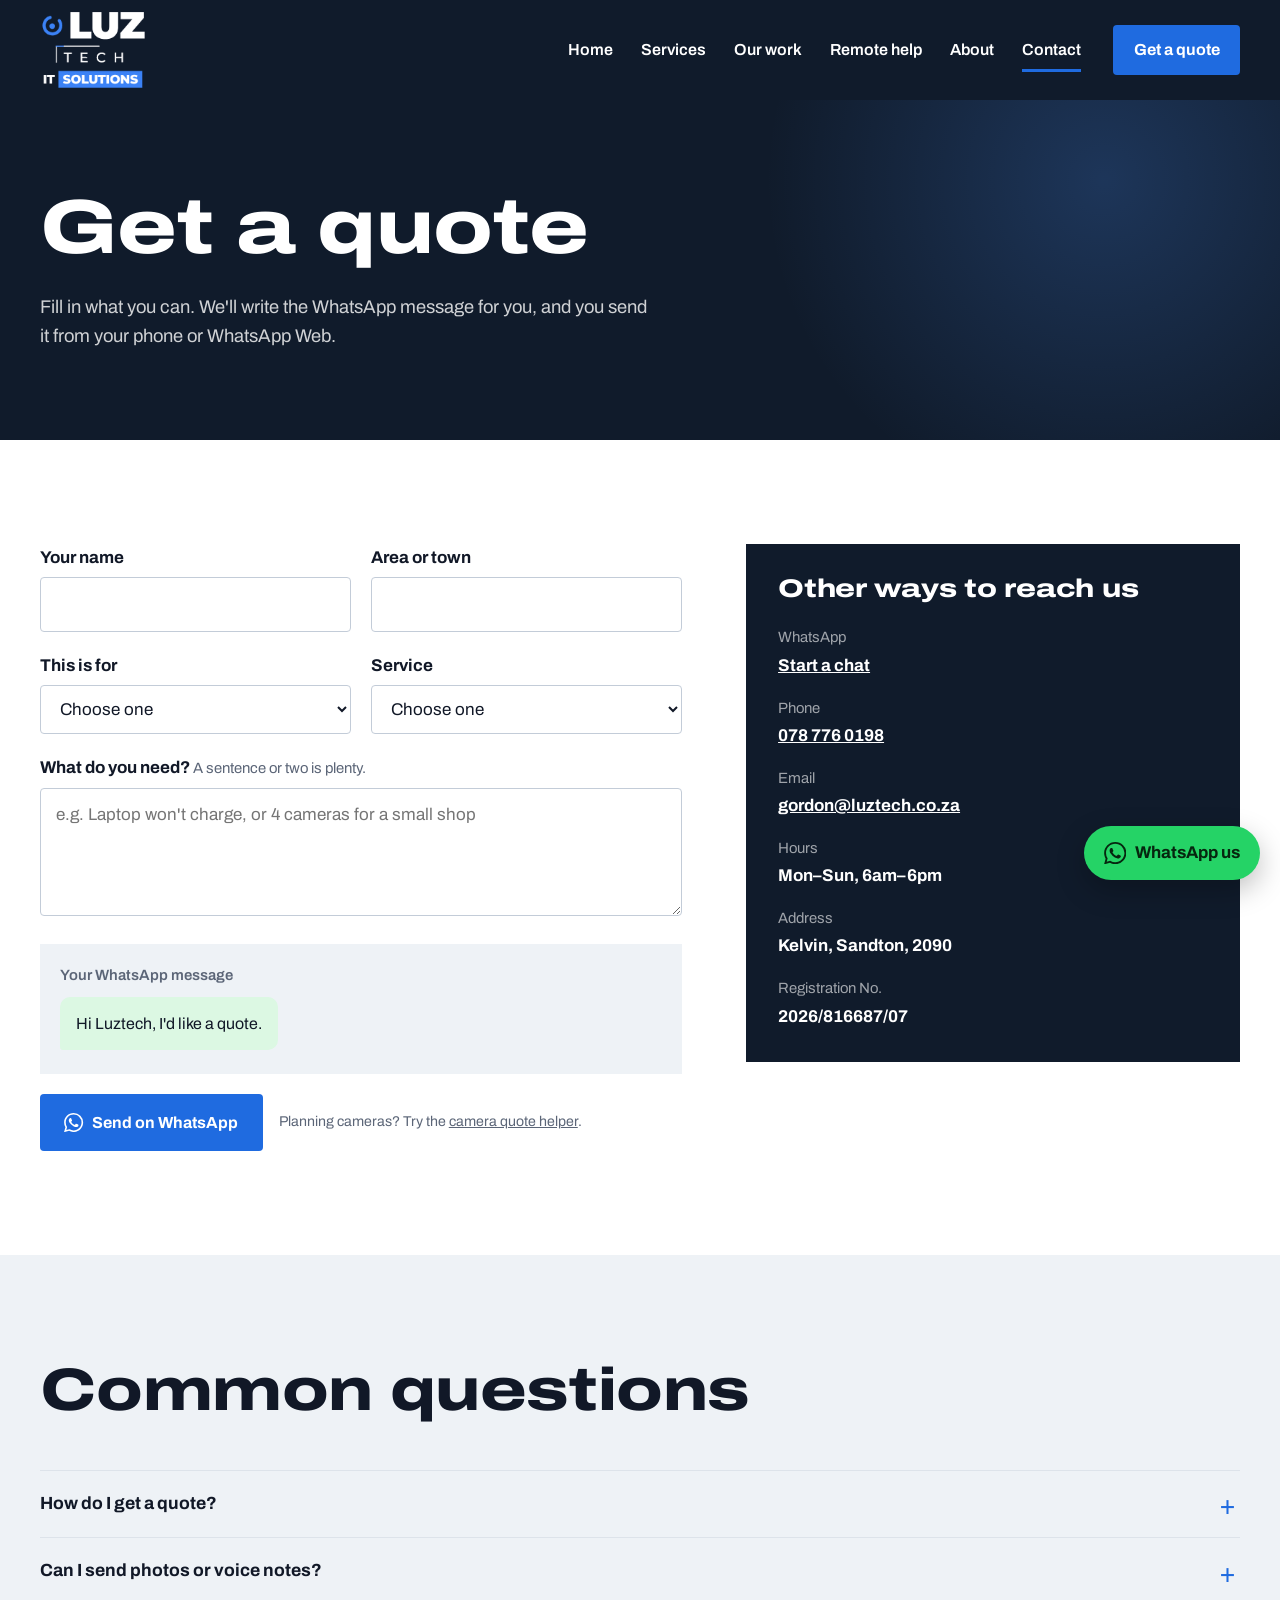
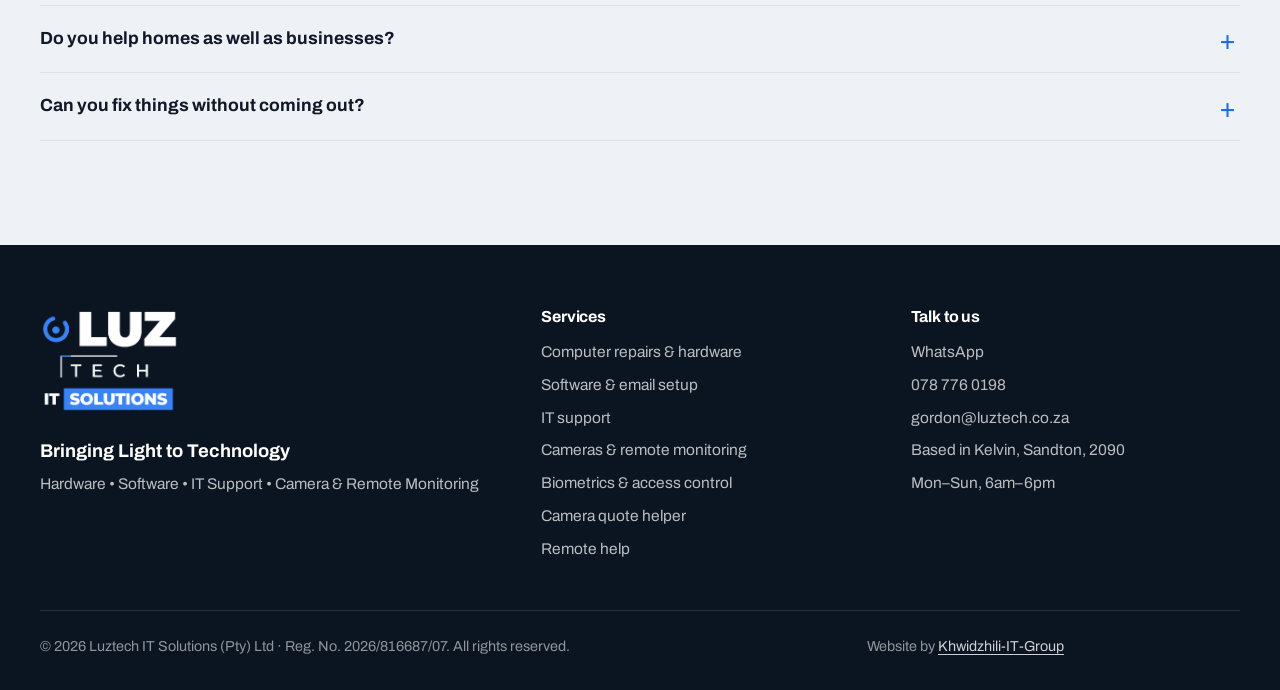
<file: contact.html>
<!DOCTYPE html>
<html lang="en-ZA">
<head>
<meta charset="utf-8">
<meta name="viewport" content="width=device-width, initial-scale=1">
<title>Get a quote | Luztech IT Solutions</title>
<meta name="description" content="Get a quote from Luztech IT Solutions on WhatsApp. Hardware, software, IT support and security cameras.">
<link rel="canonical" href="https://www.luztech.co.za/contact.html">
<meta property="og:title" content="Get a quote | Luztech IT Solutions">
<meta property="og:description" content="Get a quote from Luztech IT Solutions on WhatsApp. Hardware, software, IT support and security cameras.">
<meta property="og:type" content="website">
<meta property="og:url" content="https://www.luztech.co.za/contact.html">
<meta property="og:image" content="https://www.luztech.co.za/images/share.jpg">
<meta name="theme-color" content="#101B2B">
<link rel="icon" href="data:image/svg+xml,%3Csvg xmlns='http://www.w3.org/2000/svg' viewBox='0 0 32 32'%3E%3Crect width='32' height='32' rx='7' fill='%23101B2B'/%3E%3Cpath d='M16 6A10 10 0 1 1 6 16' fill='none' stroke='%234C94FF' stroke-width='3' stroke-linecap='round'/%3E%3Ccircle cx='16' cy='16' r='4.5' fill='%234C94FF'/%3E%3C/svg%3E">
<link rel="preconnect" href="https://fonts.googleapis.com">
<link rel="preconnect" href="https://fonts.gstatic.com" crossorigin>
<link href="https://fonts.googleapis.com/css2?family=Archivo:wdth,wght@62..125,100..900&display=swap" rel="stylesheet">
<link rel="stylesheet" href="css/site.css?v=20261125a">
<script>document.documentElement.classList.add("js")</script>
<!-- Google Analytics: replace G-XXXXXXXXXX with your Measurement ID, then remove the comment markers.
<script async src="https://www.googletagmanager.com/gtag/js?id=G-XXXXXXXXXX"></script>
<script>window.dataLayer=window.dataLayer||[];function gtag(){dataLayer.push(arguments);}gtag('js',new Date());gtag('config','G-XXXXXXXXXX');</script>
-->
</head>
<body>
<a class="skip" href="#main">Skip to content</a>
<header class="site-head">
  <div class="wrap">
    <a class="brand" href="index.html" aria-label="Luztech IT Solutions, home"><img class="brand-logo" src="images/logo.png?v=1" alt="Luztech IT Solutions" width="297" height="222"></a>
    <nav class="nav" id="nav" aria-label="Main"><a href="index.html">Home</a><a href="services.html">Services</a><a href="our-work.html">Our work</a><a href="remote-help.html">Remote help</a><a href="about.html">About</a><a href="contact.html" aria-current="page">Contact</a></nav>
    <a class="btn btn-primary btn-sm head-cta" href="contact.html">Get a quote</a>
    <button class="menu-btn" aria-expanded="false" aria-controls="nav">Menu</button>
  </div>
  <div class="progress-line" aria-hidden="true"></div>
</header>
<main id="main">

<section class="page-hero"><div class="wrap">
  <h1>Get a quote</h1>
  <p>Fill in what you can. We'll write the WhatsApp message for you, and you send it from your phone or WhatsApp Web.</p>
</div></section>
<section class="section"><div class="wrap contact-grid">
  <form class="quote-form" data-quote-form novalidate>
    <div class="two">
      <div class="field"><label for="name">Your name</label><input id="name" name="name" autocomplete="name"></div>
      <div class="field"><label for="area">Area or town</label><input id="area" name="area" autocomplete="address-level2"></div>
    </div>
    <div class="two">
      <div class="field"><label for="type">This is for</label>
        <select id="type" name="type"><option value="">Choose one</option><option>My home</option><option>My business</option></select></div>
      <div class="field"><label for="service">Service</label>
        <select id="service" name="service"><option value="">Choose one</option><option>Hardware</option><option>Software</option><option>IT Support</option><option>Camera & Remote Monitoring</option><option>Biometrics & Access Control</option><option>Not sure yet</option></select></div>
    </div>
    <div class="field"><label for="details">What do you need? <span class="hint">A sentence or two is plenty.</span></label>
      <textarea id="details" name="details" placeholder="e.g. Laptop won't charge, or 4 cameras for a small shop"></textarea></div>
    <div class="preview"><p class="preview-label">Your WhatsApp message</p><div class="bubble" data-preview></div></div>
    <div class="form-actions">
      <a class="btn btn-primary" data-send data-wa="Hi Luztech, I'd like a quote."><svg viewBox="0 0 24 24" fill="currentColor" aria-hidden="true"><path d="M17.472 14.382c-.297-.149-1.758-.867-2.03-.967-.273-.099-.471-.148-.67.15-.197.297-.767.966-.94 1.164-.173.199-.347.223-.644.075-.297-.15-1.255-.463-2.39-1.475-.883-.788-1.48-1.761-1.653-2.059-.173-.297-.018-.458.13-.606.134-.133.298-.347.446-.52.149-.174.198-.298.298-.497.099-.198.05-.371-.025-.52-.075-.149-.669-1.612-.916-2.207-.242-.579-.487-.5-.669-.51-.173-.008-.371-.01-.57-.01-.198 0-.52.074-.792.372-.272.297-1.04 1.016-1.04 2.479 0 1.462 1.065 2.875 1.213 3.074.149.198 2.096 3.2 5.077 4.487.709.306 1.262.489 1.694.625.712.227 1.36.195 1.871.118.571-.085 1.758-.719 2.006-1.413.248-.694.248-1.289.173-1.413-.074-.124-.272-.198-.57-.347m-5.421 7.403h-.004a9.87 9.87 0 01-5.031-1.378l-.361-.214-3.741.982.998-3.648-.235-.374a9.86 9.86 0 01-1.51-5.26c.001-5.45 4.436-9.884 9.888-9.884 2.64 0 5.122 1.03 6.988 2.898a9.825 9.825 0 012.893 6.994c-.003 5.45-4.437 9.884-9.885 9.884m8.413-18.297A11.815 11.815 0 0012.05 0C5.495 0 .16 5.335.157 11.892c0 2.096.547 4.142 1.588 5.945L.057 24l6.305-1.654a11.882 11.882 0 005.683 1.448h.005c6.554 0 11.89-5.335 11.893-11.893a11.821 11.821 0 00-3.48-8.413Z"/></svg>Send on WhatsApp</a>
      <small>Planning cameras? Try the <a href="camera-quote.html">camera quote helper</a>.</small>
    </div>
  </form>
  <aside class="side-card">
    <h2>Other ways to reach us</h2>
    <dl class="contact-lines">
      <div><dt>WhatsApp</dt><dd><a data-wa="Hi Luztech, I'd like a quote.">Start a chat</a></dd></div>
      <div><dt>Phone</dt><dd><a data-cfg="phone" data-cfg-href="phone">078 776 0198</a></dd></div>
      <div><dt>Email</dt><dd><a href="mailto:gordon@luztech.co.za">gordon@luztech.co.za</a></dd></div>
      <div><dt>Hours</dt><dd data-cfg="hours">Mon–Sun, 6am–6pm</dd></div>
      <div><dt>Address</dt><dd>Kelvin, Sandton, 2090</dd></div>
      <div><dt>Registration No.</dt><dd>2026/816687/07</dd></div>
    </dl>
  </aside>
</div></section>
<section class="section section-mist"><div class="wrap">
  <div class="section-head"><h2>Common questions</h2></div>
  <div class="faq"><details><summary>How do I get a quote?</summary><p>Fill in the form on this page or send us a WhatsApp describing what you need. We'll reply with questions if we need more detail, then send you a quote.</p></details><details><summary>Can I send photos or voice notes?</summary><p>Yes, please do. A photo of an error message or a quick voice note explaining the problem helps us understand it faster.</p></details><details><summary>Do you help homes as well as businesses?</summary><p>Yes. We work with households, home offices and businesses of all sizes.</p></details><details><summary>Can you fix things without coming out?</summary><p>Often, yes. Many software and setup problems can be sorted remotely. See how on our remote help page. For hardware and camera work we come to you.</p></details></div>
</div></section>

</main>
<footer class="site-foot">
  <div class="wrap">
    <div class="foot-grid">
      <div>
        <a class="brand" href="index.html"><img class="brand-logo" src="images/logo.png?v=1" alt="Luztech IT Solutions" width="297" height="222"></a>
        <p class="foot-slogan">Bringing Light to Technology</p>
        <p class="foot-tag">Hardware • Software • IT Support • Camera &amp; Remote Monitoring</p>
        <div class="socials">
          <a data-cfg-optional="facebook" data-cfg-href="facebook" aria-label="Luztech on Facebook"><svg viewBox="0 0 24 24" fill="currentColor" aria-hidden="true"><path d="M14 8h3V4h-3c-2.8 0-4.5 1.8-4.5 4.6V11H7v4h2.5v9h4v-9H17l.5-4h-4V8.8c0-.5.3-.8.5-.8z"/></svg></a>
          <a data-cfg-optional="instagram" data-cfg-href="instagram" aria-label="Luztech on Instagram"><svg viewBox="0 0 24 24" fill="none" stroke="currentColor" stroke-width="2" aria-hidden="true"><rect x="3" y="3" width="18" height="18" rx="5"/><circle cx="12" cy="12" r="4"/><circle cx="17.5" cy="6.5" r="1" fill="currentColor"/></svg></a>
          <a data-cfg-optional="googleReviews" data-cfg-href="googleReviews" aria-label="Luztech reviews on Google"><svg viewBox="0 0 24 24" fill="currentColor" aria-hidden="true"><path d="M12 2.5l2.9 6 6.6.9-4.8 4.6 1.2 6.5L12 17.4l-5.9 3.1 1.2-6.5L2.5 9.4l6.6-.9z"/></svg></a>
        </div>
      </div>
      <div>
        <h2>Services</h2>
        <ul>
          <li><a href="computer-repairs.html">Computer repairs &amp; hardware</a></li>
          <li><a href="software-setup.html">Software &amp; email setup</a></li>
          <li><a href="it-support.html">IT support</a></li>
          <li><a href="cctv-installation.html">Cameras &amp; remote monitoring</a></li>
          <li><a href="biometric-access.html">Biometrics &amp; access control</a></li>
          <li><a href="camera-quote.html">Camera quote helper</a></li>
          <li><a href="remote-help.html">Remote help</a></li>
        </ul>
      </div>
      <div>
        <h2>Talk to us</h2>
        <ul>
          <li><a data-wa="Hi Luztech, I'd like a quote.">WhatsApp</a></li>
          <li><a data-cfg="phone" data-cfg-href="phone">078 776 0198</a></li>
          <li><a href="mailto:gordon@luztech.co.za">gordon@luztech.co.za</a></li>
          <li>Based in Kelvin, Sandton, 2090</li>
          <li data-cfg="hours">Mon–Sun, 6am–6pm</li>
        </ul>
      </div>
    </div>
    <div class="foot-base">
      <span>© <span data-year>2026</span> Luztech IT Solutions (Pty) Ltd · Reg. No. 2026/816687/07. All rights reserved.</span>
      <span class="credit">Website by <a href="tel:+27766038180">Khwidzhili-IT-Group</a></span>
    </div>
  </div>
</footer>
<div class="wa-float">
  <a class="wa-fab" data-wa="Hi Luztech, I'd like a quote." aria-label="Chat to Luztech on WhatsApp"><svg viewBox="0 0 24 24" fill="currentColor" aria-hidden="true"><path d="M17.472 14.382c-.297-.149-1.758-.867-2.03-.967-.273-.099-.471-.148-.67.15-.197.297-.767.966-.94 1.164-.173.199-.347.223-.644.075-.297-.15-1.255-.463-2.39-1.475-.883-.788-1.48-1.761-1.653-2.059-.173-.297-.018-.458.13-.606.134-.133.298-.347.446-.52.149-.174.198-.298.298-.497.099-.198.05-.371-.025-.52-.075-.149-.669-1.612-.916-2.207-.242-.579-.487-.5-.669-.51-.173-.008-.371-.01-.57-.01-.198 0-.52.074-.792.372-.272.297-1.04 1.016-1.04 2.479 0 1.462 1.065 2.875 1.213 3.074.149.198 2.096 3.2 5.077 4.487.709.306 1.262.489 1.694.625.712.227 1.36.195 1.871.118.571-.085 1.758-.719 2.006-1.413.248-.694.248-1.289.173-1.413-.074-.124-.272-.198-.57-.347m-5.421 7.403h-.004a9.87 9.87 0 01-5.031-1.378l-.361-.214-3.741.982.998-3.648-.235-.374a9.86 9.86 0 01-1.51-5.26c.001-5.45 4.436-9.884 9.888-9.884 2.64 0 5.122 1.03 6.988 2.898a9.825 9.825 0 012.893 6.994c-.003 5.45-4.437 9.884-9.885 9.884m8.413-18.297A11.815 11.815 0 0012.05 0C5.495 0 .16 5.335.157 11.892c0 2.096.547 4.142 1.588 5.945L.057 24l6.305-1.654a11.882 11.882 0 005.683 1.448h.005c6.554 0 11.89-5.335 11.893-11.893a11.821 11.821 0 00-3.48-8.413Z"/></svg><span>WhatsApp us</span></a>
</div>
<script src="js/site.js?v=20261125a"></script>
</body>
</html>
</file>
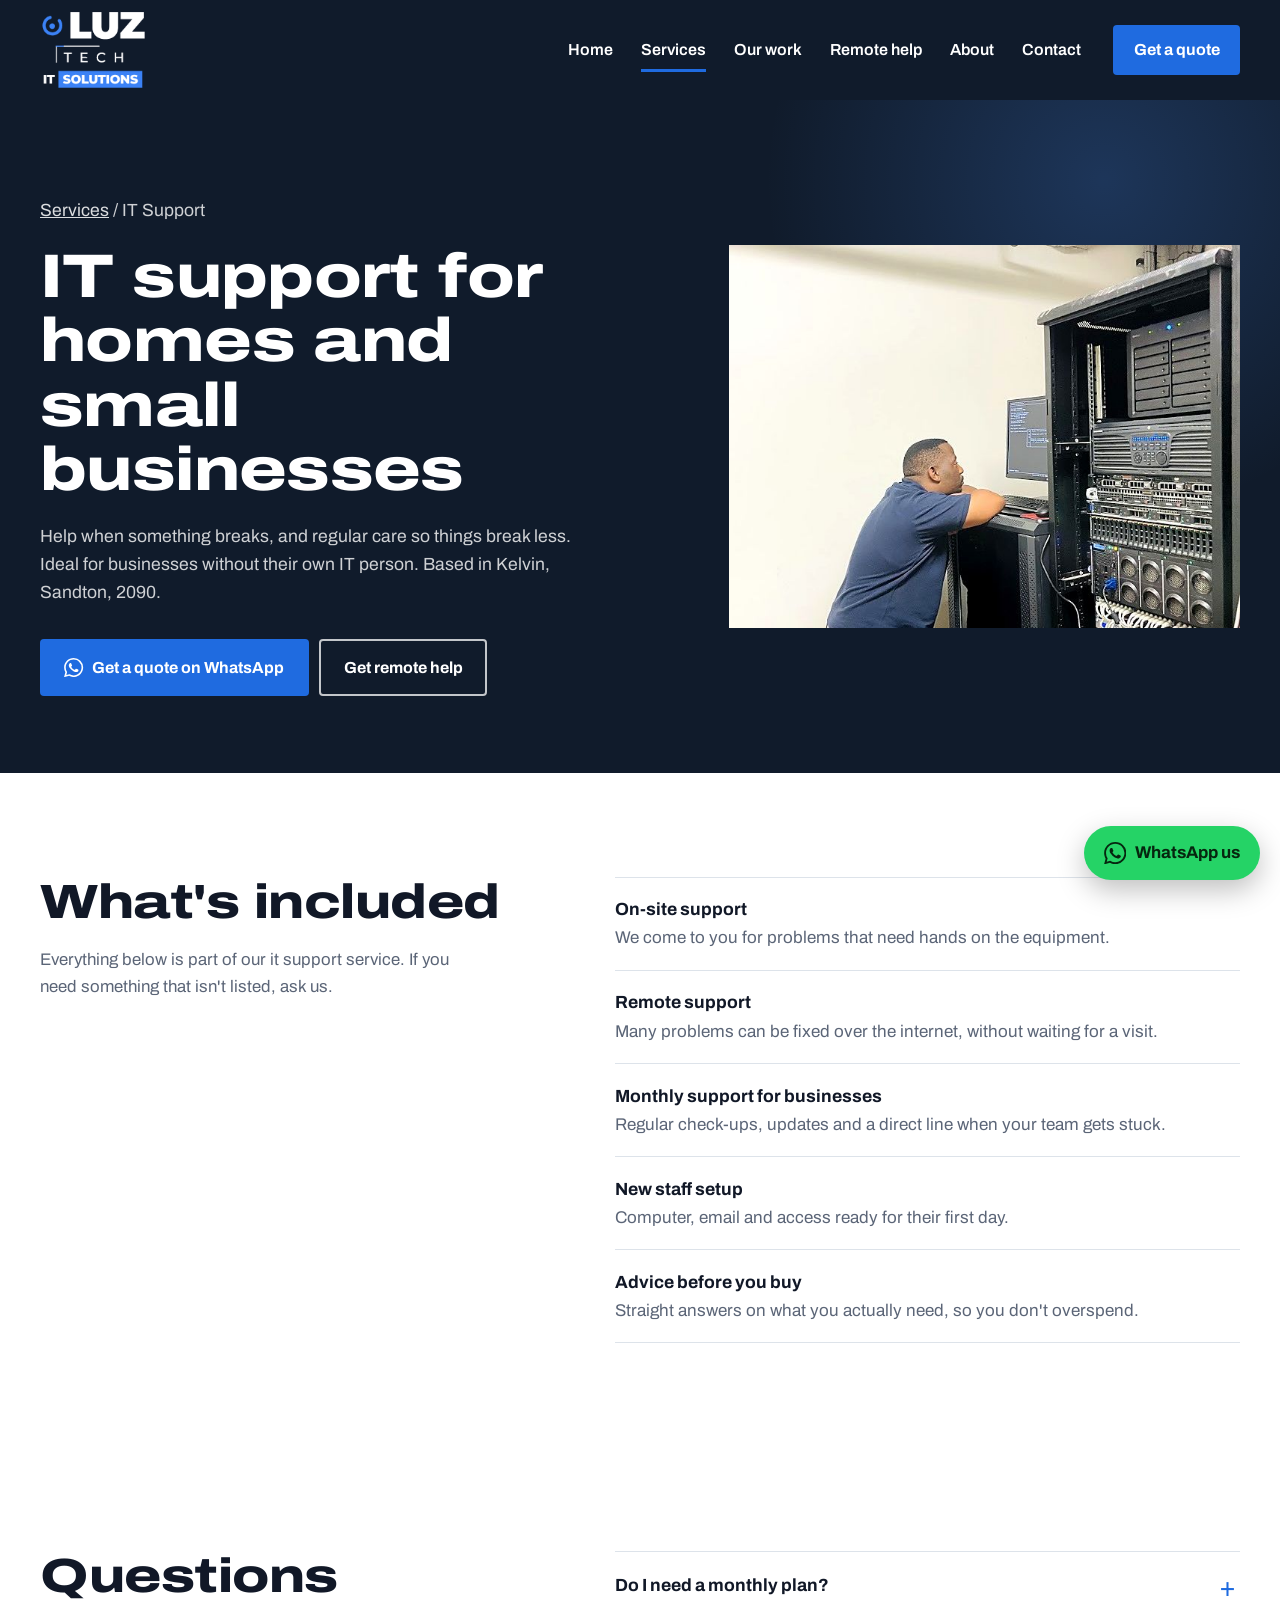
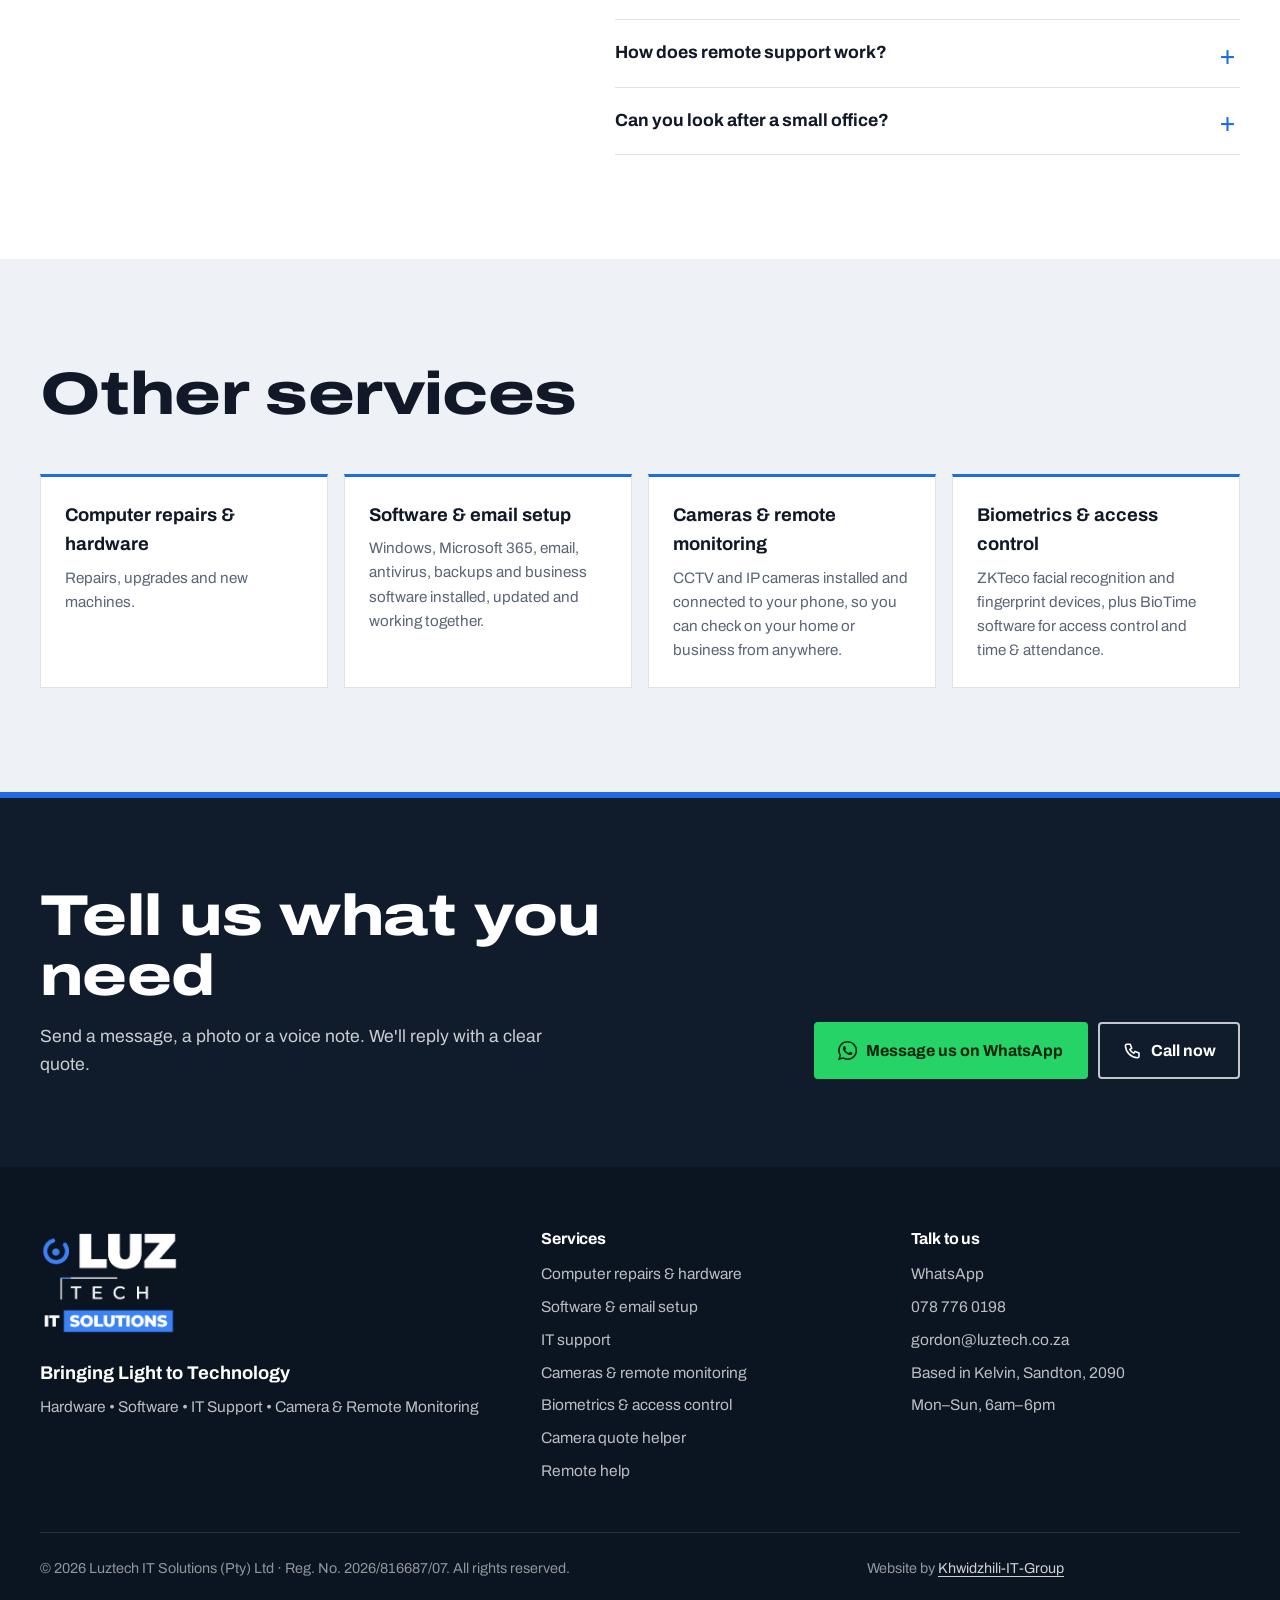
<file: it-support.html>
<!DOCTYPE html>
<html lang="en-ZA">
<head>
<meta charset="utf-8">
<meta name="viewport" content="width=device-width, initial-scale=1">
<title>IT support for homes and small businesses | Luztech IT Solutions</title>
<meta name="description" content="Help when something breaks, and regular care so things break less. Ideal for businesses without their own IT person.">
<link rel="canonical" href="https://www.luztech.co.za/it-support.html">
<meta property="og:title" content="IT support for homes and small businesses | Luztech IT Solutions">
<meta property="og:description" content="Help when something breaks, and regular care so things break less. Ideal for businesses without their own IT person.">
<meta property="og:type" content="website">
<meta property="og:url" content="https://www.luztech.co.za/it-support.html">
<meta property="og:image" content="https://www.luztech.co.za/images/share.jpg">
<meta name="theme-color" content="#101B2B">
<link rel="icon" href="data:image/svg+xml,%3Csvg xmlns='http://www.w3.org/2000/svg' viewBox='0 0 32 32'%3E%3Crect width='32' height='32' rx='7' fill='%23101B2B'/%3E%3Cpath d='M16 6A10 10 0 1 1 6 16' fill='none' stroke='%234C94FF' stroke-width='3' stroke-linecap='round'/%3E%3Ccircle cx='16' cy='16' r='4.5' fill='%234C94FF'/%3E%3C/svg%3E">
<link rel="preconnect" href="https://fonts.googleapis.com">
<link rel="preconnect" href="https://fonts.gstatic.com" crossorigin>
<link href="https://fonts.googleapis.com/css2?family=Archivo:wdth,wght@62..125,100..900&display=swap" rel="stylesheet">
<link rel="stylesheet" href="css/site.css?v=20261125a">
<script>document.documentElement.classList.add("js")</script>
<!-- Google Analytics: replace G-XXXXXXXXXX with your Measurement ID, then remove the comment markers.
<script async src="https://www.googletagmanager.com/gtag/js?id=G-XXXXXXXXXX"></script>
<script>window.dataLayer=window.dataLayer||[];function gtag(){dataLayer.push(arguments);}gtag('js',new Date());gtag('config','G-XXXXXXXXXX');</script>
-->
</head>
<body>
<a class="skip" href="#main">Skip to content</a>
<header class="site-head">
  <div class="wrap">
    <a class="brand" href="index.html" aria-label="Luztech IT Solutions, home"><img class="brand-logo" src="images/logo.png?v=1" alt="Luztech IT Solutions" width="297" height="222"></a>
    <nav class="nav" id="nav" aria-label="Main"><a href="index.html">Home</a><a href="services.html" aria-current="page">Services</a><a href="our-work.html">Our work</a><a href="remote-help.html">Remote help</a><a href="about.html">About</a><a href="contact.html">Contact</a></nav>
    <a class="btn btn-primary btn-sm head-cta" href="contact.html">Get a quote</a>
    <button class="menu-btn" aria-expanded="false" aria-controls="nav">Menu</button>
  </div>
  <div class="progress-line" aria-hidden="true"></div>
</header>
<main id="main">

<section class="svc-hero"><div class="wrap">
  <div>
    <p class="crumbs"><a href="services.html">Services</a> / IT Support</p>
    <h1>IT support for homes and small businesses</h1>
    <p>Help when something breaks, and regular care so things break less. Ideal for businesses without their own IT person. Based in <span data-cfg="area">Kelvin, Sandton, 2090</span>.</p>
    <div class="actions">
      <a class="btn btn-primary" data-wa="Hi Luztech, I'd like a quote for IT Support. Here's what I need: "><svg viewBox="0 0 24 24" fill="currentColor" aria-hidden="true"><path d="M17.472 14.382c-.297-.149-1.758-.867-2.03-.967-.273-.099-.471-.148-.67.15-.197.297-.767.966-.94 1.164-.173.199-.347.223-.644.075-.297-.15-1.255-.463-2.39-1.475-.883-.788-1.48-1.761-1.653-2.059-.173-.297-.018-.458.13-.606.134-.133.298-.347.446-.52.149-.174.198-.298.298-.497.099-.198.05-.371-.025-.52-.075-.149-.669-1.612-.916-2.207-.242-.579-.487-.5-.669-.51-.173-.008-.371-.01-.57-.01-.198 0-.52.074-.792.372-.272.297-1.04 1.016-1.04 2.479 0 1.462 1.065 2.875 1.213 3.074.149.198 2.096 3.2 5.077 4.487.709.306 1.262.489 1.694.625.712.227 1.36.195 1.871.118.571-.085 1.758-.719 2.006-1.413.248-.694.248-1.289.173-1.413-.074-.124-.272-.198-.57-.347m-5.421 7.403h-.004a9.87 9.87 0 01-5.031-1.378l-.361-.214-3.741.982.998-3.648-.235-.374a9.86 9.86 0 01-1.51-5.26c.001-5.45 4.436-9.884 9.888-9.884 2.64 0 5.122 1.03 6.988 2.898a9.825 9.825 0 012.893 6.994c-.003 5.45-4.437 9.884-9.885 9.884m8.413-18.297A11.815 11.815 0 0012.05 0C5.495 0 .16 5.335.157 11.892c0 2.096.547 4.142 1.588 5.945L.057 24l6.305-1.654a11.882 11.882 0 005.683 1.448h.005c6.554 0 11.89-5.335 11.893-11.893a11.821 11.821 0 00-3.48-8.413Z"/></svg>Get a quote on WhatsApp</a>
      <a class="btn btn-ghost" href="remote-help.html">Get remote help</a>
    </div>
  </div>
  <figure class="photo on-dark" style="--ratio:4 / 3"><img src="images/service-support.jpg" alt="IT support" loading="lazy" onerror="this.remove()"><figcaption class="ph-note" aria-hidden="true"><svg viewBox="0 0 24 24" fill="none" stroke="currentColor" stroke-width="2" stroke-linecap="round" stroke-linejoin="round" aria-hidden="true"><path d="M4 8h3l2-3h6l2 3h3v11H4z"/><circle cx="12" cy="13" r="3.5"/></svg><span>Photo: server rack</span><code>images/service-support.jpg</code></figcaption></figure>
</div></section>

<section class="section"><div class="wrap two-col">
  <div><h2>What's included</h2><p class="lead">Everything below is part of our it support service. If you need something that isn't listed, ask us.</p></div>
  <ul class="ticks"><li><strong>On-site support</strong><span>We come to you for problems that need hands on the equipment.</span></li><li><strong>Remote support</strong><span>Many problems can be fixed over the internet, without waiting for a visit.</span></li><li><strong>Monthly support for businesses</strong><span>Regular check-ups, updates and a direct line when your team gets stuck.</span></li><li><strong>New staff setup</strong><span>Computer, email and access ready for their first day.</span></li><li><strong>Advice before you buy</strong><span>Straight answers on what you actually need, so you don't overspend.</span></li></ul>
</div></section>



<section class="section"><div class="wrap two-col">
  <div><h2>Questions</h2></div>
  <div class="faq"><details><summary>Do I need a monthly plan?</summary><p>No. You can call us whenever you need us. A monthly plan suits businesses that want regular check-ups and quicker help.</p></details><details><summary>How does remote support work?</summary><p>You download a small, safe program, send us a code, and we fix the problem while you watch. Our remote help page walks you through it.</p></details><details><summary>Can you look after a small office?</summary><p>Yes. We can look after your computers, printers, Wi-Fi, email and backups, so your team can get on with their work.</p></details></div>
</div></section>

<section class="section section-mist"><div class="wrap">
  <div class="section-head"><h2>Other services</h2></div>
  <div class="related"><a href="computer-repairs.html"><b>Computer repairs & hardware</b><span>Repairs, upgrades and new machines.</span></a><a href="software-setup.html"><b>Software & email setup</b><span>Windows, Microsoft 365, email, antivirus, backups and business software installed, updated and working together.</span></a><a href="cctv-installation.html"><b>Cameras & remote monitoring</b><span>CCTV and IP cameras installed and connected to your phone, so you can check on your home or business from anywhere.</span></a><a href="biometric-access.html"><b>Biometrics & access control</b><span>ZKTeco facial recognition and fingerprint devices, plus BioTime software for access control and time & attendance.</span></a></div>
</div></section>
<section class="cta-band"><div class="wrap">
  <div><h2>Tell us what you need</h2><p>Send a message, a photo or a voice note. We'll reply with a clear quote.</p></div>
  <div class="btns"><a class="btn btn-wa" data-wa="Hi Luztech, I'd like a quote for IT Support. "><svg viewBox="0 0 24 24" fill="currentColor" aria-hidden="true"><path d="M17.472 14.382c-.297-.149-1.758-.867-2.03-.967-.273-.099-.471-.148-.67.15-.197.297-.767.966-.94 1.164-.173.199-.347.223-.644.075-.297-.15-1.255-.463-2.39-1.475-.883-.788-1.48-1.761-1.653-2.059-.173-.297-.018-.458.13-.606.134-.133.298-.347.446-.52.149-.174.198-.298.298-.497.099-.198.05-.371-.025-.52-.075-.149-.669-1.612-.916-2.207-.242-.579-.487-.5-.669-.51-.173-.008-.371-.01-.57-.01-.198 0-.52.074-.792.372-.272.297-1.04 1.016-1.04 2.479 0 1.462 1.065 2.875 1.213 3.074.149.198 2.096 3.2 5.077 4.487.709.306 1.262.489 1.694.625.712.227 1.36.195 1.871.118.571-.085 1.758-.719 2.006-1.413.248-.694.248-1.289.173-1.413-.074-.124-.272-.198-.57-.347m-5.421 7.403h-.004a9.87 9.87 0 01-5.031-1.378l-.361-.214-3.741.982.998-3.648-.235-.374a9.86 9.86 0 01-1.51-5.26c.001-5.45 4.436-9.884 9.888-9.884 2.64 0 5.122 1.03 6.988 2.898a9.825 9.825 0 012.893 6.994c-.003 5.45-4.437 9.884-9.885 9.884m8.413-18.297A11.815 11.815 0 0012.05 0C5.495 0 .16 5.335.157 11.892c0 2.096.547 4.142 1.588 5.945L.057 24l6.305-1.654a11.882 11.882 0 005.683 1.448h.005c6.554 0 11.89-5.335 11.893-11.893a11.821 11.821 0 00-3.48-8.413Z"/></svg>Message us on WhatsApp</a>
  <a class="btn btn-ghost" data-cfg-href="phone"><svg viewBox="0 0 24 24" fill="none" stroke="currentColor" stroke-width="2" stroke-linecap="round" stroke-linejoin="round" aria-hidden="true"><path d="M5 4h4l2 5-2.5 1.5a11 11 0 0 0 5 5L15 13l5 2v4a2 2 0 0 1-2 2A16 16 0 0 1 3 6a2 2 0 0 1 2-2"/></svg>Call now</a></div>
</div></section>

</main>
<footer class="site-foot">
  <div class="wrap">
    <div class="foot-grid">
      <div>
        <a class="brand" href="index.html"><img class="brand-logo" src="images/logo.png?v=1" alt="Luztech IT Solutions" width="297" height="222"></a>
        <p class="foot-slogan">Bringing Light to Technology</p>
        <p class="foot-tag">Hardware • Software • IT Support • Camera &amp; Remote Monitoring</p>
        <div class="socials">
          <a data-cfg-optional="facebook" data-cfg-href="facebook" aria-label="Luztech on Facebook"><svg viewBox="0 0 24 24" fill="currentColor" aria-hidden="true"><path d="M14 8h3V4h-3c-2.8 0-4.5 1.8-4.5 4.6V11H7v4h2.5v9h4v-9H17l.5-4h-4V8.8c0-.5.3-.8.5-.8z"/></svg></a>
          <a data-cfg-optional="instagram" data-cfg-href="instagram" aria-label="Luztech on Instagram"><svg viewBox="0 0 24 24" fill="none" stroke="currentColor" stroke-width="2" aria-hidden="true"><rect x="3" y="3" width="18" height="18" rx="5"/><circle cx="12" cy="12" r="4"/><circle cx="17.5" cy="6.5" r="1" fill="currentColor"/></svg></a>
          <a data-cfg-optional="googleReviews" data-cfg-href="googleReviews" aria-label="Luztech reviews on Google"><svg viewBox="0 0 24 24" fill="currentColor" aria-hidden="true"><path d="M12 2.5l2.9 6 6.6.9-4.8 4.6 1.2 6.5L12 17.4l-5.9 3.1 1.2-6.5L2.5 9.4l6.6-.9z"/></svg></a>
        </div>
      </div>
      <div>
        <h2>Services</h2>
        <ul>
          <li><a href="computer-repairs.html">Computer repairs &amp; hardware</a></li>
          <li><a href="software-setup.html">Software &amp; email setup</a></li>
          <li><a href="it-support.html">IT support</a></li>
          <li><a href="cctv-installation.html">Cameras &amp; remote monitoring</a></li>
          <li><a href="biometric-access.html">Biometrics &amp; access control</a></li>
          <li><a href="camera-quote.html">Camera quote helper</a></li>
          <li><a href="remote-help.html">Remote help</a></li>
        </ul>
      </div>
      <div>
        <h2>Talk to us</h2>
        <ul>
          <li><a data-wa="Hi Luztech, I'd like a quote.">WhatsApp</a></li>
          <li><a data-cfg="phone" data-cfg-href="phone">078 776 0198</a></li>
          <li><a href="mailto:gordon@luztech.co.za">gordon@luztech.co.za</a></li>
          <li>Based in Kelvin, Sandton, 2090</li>
          <li data-cfg="hours">Mon–Sun, 6am–6pm</li>
        </ul>
      </div>
    </div>
    <div class="foot-base">
      <span>© <span data-year>2026</span> Luztech IT Solutions (Pty) Ltd · Reg. No. 2026/816687/07. All rights reserved.</span>
      <span class="credit">Website by <a href="tel:+27766038180">Khwidzhili-IT-Group</a></span>
    </div>
  </div>
</footer>
<div class="wa-float">
  <a class="wa-fab" data-wa="Hi Luztech, I'd like a quote." aria-label="Chat to Luztech on WhatsApp"><svg viewBox="0 0 24 24" fill="currentColor" aria-hidden="true"><path d="M17.472 14.382c-.297-.149-1.758-.867-2.03-.967-.273-.099-.471-.148-.67.15-.197.297-.767.966-.94 1.164-.173.199-.347.223-.644.075-.297-.15-1.255-.463-2.39-1.475-.883-.788-1.48-1.761-1.653-2.059-.173-.297-.018-.458.13-.606.134-.133.298-.347.446-.52.149-.174.198-.298.298-.497.099-.198.05-.371-.025-.52-.075-.149-.669-1.612-.916-2.207-.242-.579-.487-.5-.669-.51-.173-.008-.371-.01-.57-.01-.198 0-.52.074-.792.372-.272.297-1.04 1.016-1.04 2.479 0 1.462 1.065 2.875 1.213 3.074.149.198 2.096 3.2 5.077 4.487.709.306 1.262.489 1.694.625.712.227 1.36.195 1.871.118.571-.085 1.758-.719 2.006-1.413.248-.694.248-1.289.173-1.413-.074-.124-.272-.198-.57-.347m-5.421 7.403h-.004a9.87 9.87 0 01-5.031-1.378l-.361-.214-3.741.982.998-3.648-.235-.374a9.86 9.86 0 01-1.51-5.26c.001-5.45 4.436-9.884 9.888-9.884 2.64 0 5.122 1.03 6.988 2.898a9.825 9.825 0 012.893 6.994c-.003 5.45-4.437 9.884-9.885 9.884m8.413-18.297A11.815 11.815 0 0012.05 0C5.495 0 .16 5.335.157 11.892c0 2.096.547 4.142 1.588 5.945L.057 24l6.305-1.654a11.882 11.882 0 005.683 1.448h.005c6.554 0 11.89-5.335 11.893-11.893a11.821 11.821 0 00-3.48-8.413Z"/></svg><span>WhatsApp us</span></a>
</div>
<script src="js/site.js?v=20261125a"></script>
</body>
</html>
</file>
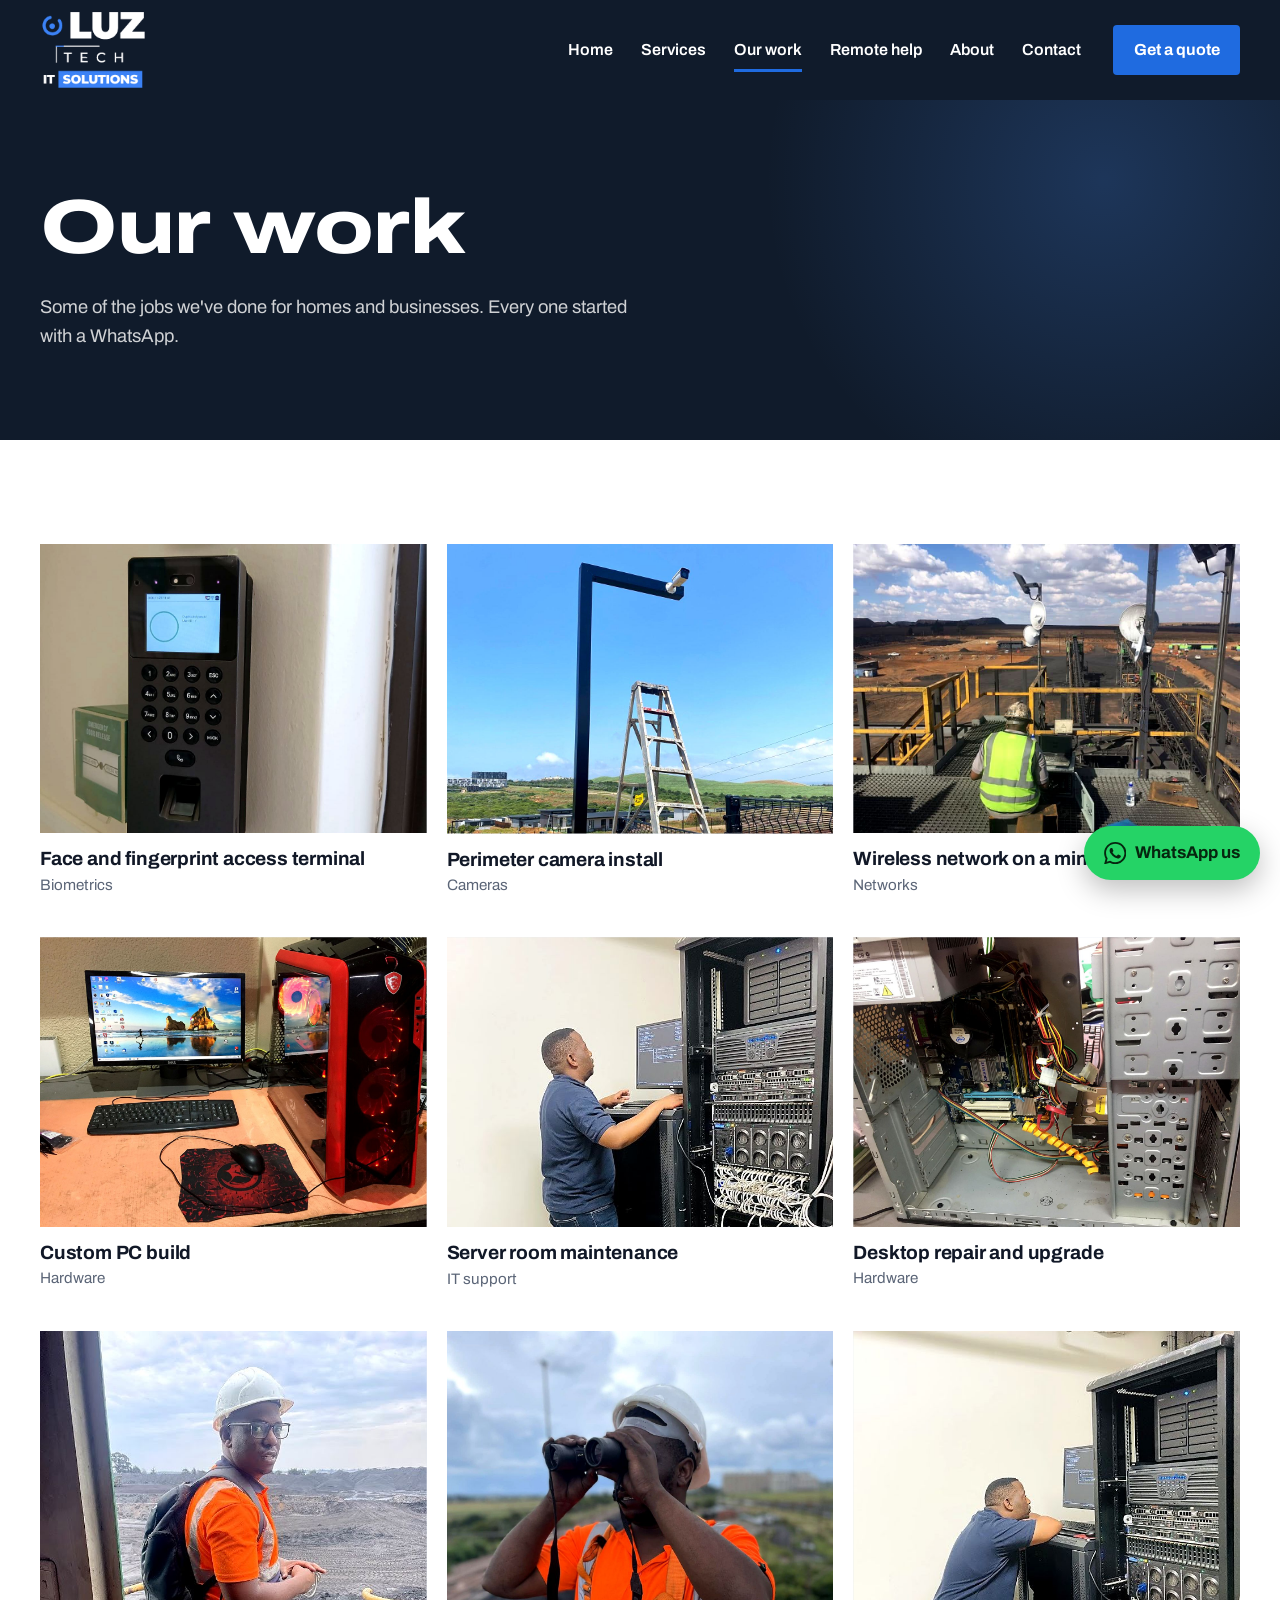
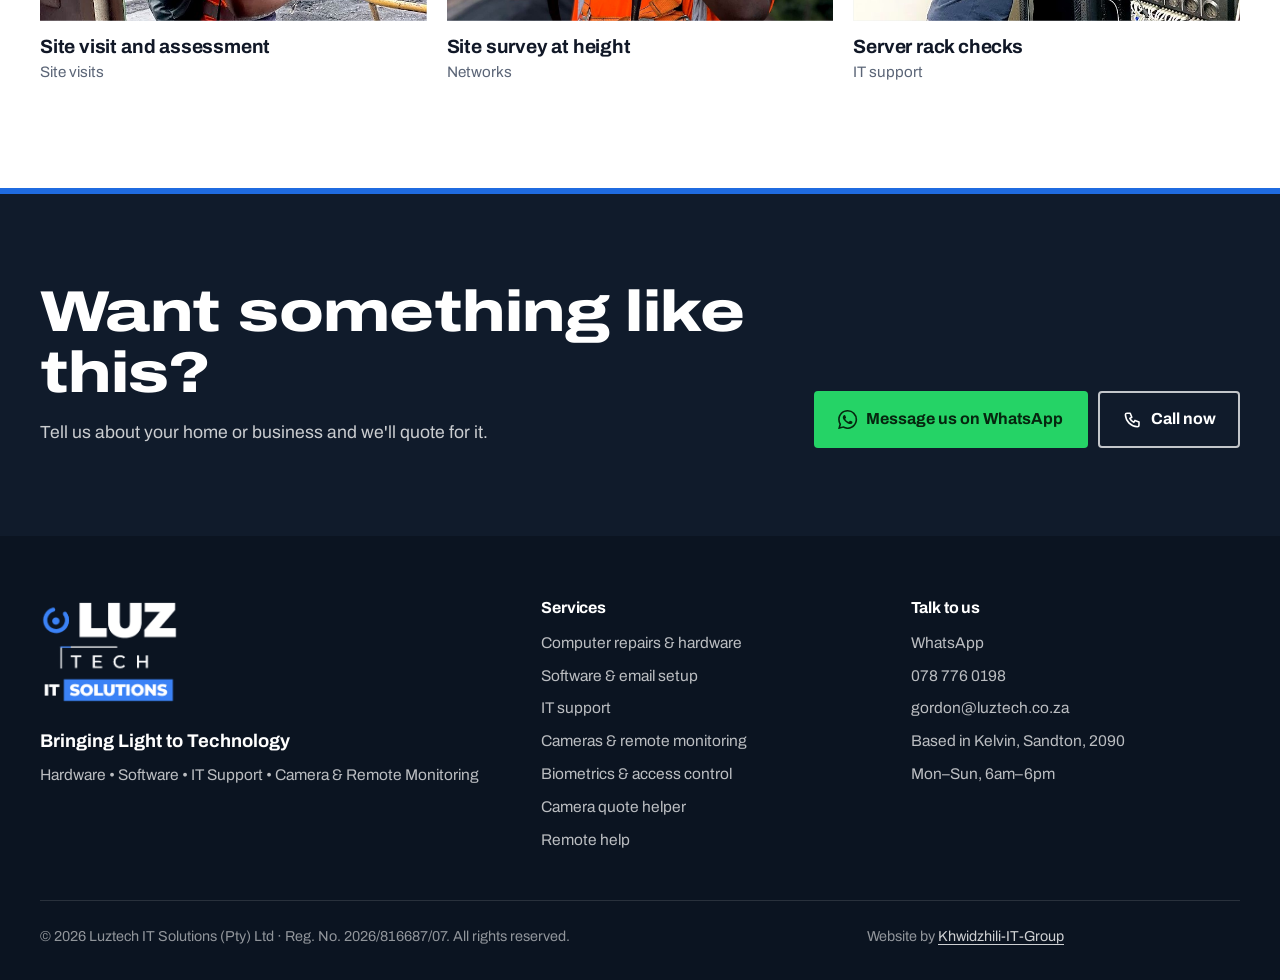
<file: our-work.html>
<!DOCTYPE html>
<html lang="en-ZA">
<head>
<meta charset="utf-8">
<meta name="viewport" content="width=device-width, initial-scale=1">
<title>Our work | Luztech IT Solutions</title>
<meta name="description" content="Recent IT, computer and security camera jobs by Luztech IT Solutions.">
<link rel="canonical" href="https://www.luztech.co.za/our-work.html">
<meta property="og:title" content="Our work | Luztech IT Solutions">
<meta property="og:description" content="Recent IT, computer and security camera jobs by Luztech IT Solutions.">
<meta property="og:type" content="website">
<meta property="og:url" content="https://www.luztech.co.za/our-work.html">
<meta property="og:image" content="https://www.luztech.co.za/images/share.jpg">
<meta name="theme-color" content="#101B2B">
<link rel="icon" href="data:image/svg+xml,%3Csvg xmlns='http://www.w3.org/2000/svg' viewBox='0 0 32 32'%3E%3Crect width='32' height='32' rx='7' fill='%23101B2B'/%3E%3Cpath d='M16 6A10 10 0 1 1 6 16' fill='none' stroke='%234C94FF' stroke-width='3' stroke-linecap='round'/%3E%3Ccircle cx='16' cy='16' r='4.5' fill='%234C94FF'/%3E%3C/svg%3E">
<link rel="preconnect" href="https://fonts.googleapis.com">
<link rel="preconnect" href="https://fonts.gstatic.com" crossorigin>
<link href="https://fonts.googleapis.com/css2?family=Archivo:wdth,wght@62..125,100..900&display=swap" rel="stylesheet">
<link rel="stylesheet" href="css/site.css?v=20261125a">
<script>document.documentElement.classList.add("js")</script>
<!-- Google Analytics: replace G-XXXXXXXXXX with your Measurement ID, then remove the comment markers.
<script async src="https://www.googletagmanager.com/gtag/js?id=G-XXXXXXXXXX"></script>
<script>window.dataLayer=window.dataLayer||[];function gtag(){dataLayer.push(arguments);}gtag('js',new Date());gtag('config','G-XXXXXXXXXX');</script>
-->
</head>
<body>
<a class="skip" href="#main">Skip to content</a>
<header class="site-head">
  <div class="wrap">
    <a class="brand" href="index.html" aria-label="Luztech IT Solutions, home"><img class="brand-logo" src="images/logo.png?v=1" alt="Luztech IT Solutions" width="297" height="222"></a>
    <nav class="nav" id="nav" aria-label="Main"><a href="index.html">Home</a><a href="services.html">Services</a><a href="our-work.html" aria-current="page">Our work</a><a href="remote-help.html">Remote help</a><a href="about.html">About</a><a href="contact.html">Contact</a></nav>
    <a class="btn btn-primary btn-sm head-cta" href="contact.html">Get a quote</a>
    <button class="menu-btn" aria-expanded="false" aria-controls="nav">Menu</button>
  </div>
  <div class="progress-line" aria-hidden="true"></div>
</header>
<main id="main">

<section class="page-hero"><div class="wrap">
  <h1>Our work</h1>
  <p>Some of the jobs we've done for homes and businesses. Every one started with a WhatsApp.</p>
</div></section>
<section class="section"><div class="wrap">
  <div class="work-grid"><article class="job"><figure class="photo" style="--ratio:4 / 3"><img src="images/work-10.jpg" alt="Face and fingerprint access terminal" loading="lazy" onerror="this.remove()"><figcaption class="ph-note" aria-hidden="true"><svg viewBox="0 0 24 24" fill="none" stroke="currentColor" stroke-width="2" stroke-linecap="round" stroke-linejoin="round" aria-hidden="true"><path d="M4 8h3l2-3h6l2 3h3v11H4z"/><circle cx="12" cy="13" r="3.5"/></svg><span>Face and fingerprint access terminal</span><code>images/work-10.jpg</code></figcaption></figure>
  <h3>Face and fingerprint access terminal</h3>
  <p class="where">Biometrics</p>
</article><article class="job"><figure class="photo" style="--ratio:4 / 3"><img src="images/work-7.jpg" alt="Perimeter camera install" loading="lazy" onerror="this.remove()"><figcaption class="ph-note" aria-hidden="true"><svg viewBox="0 0 24 24" fill="none" stroke="currentColor" stroke-width="2" stroke-linecap="round" stroke-linejoin="round" aria-hidden="true"><path d="M4 8h3l2-3h6l2 3h3v11H4z"/><circle cx="12" cy="13" r="3.5"/></svg><span>Perimeter camera install</span><code>images/work-7.jpg</code></figcaption></figure>
  <h3>Perimeter camera install</h3>
  <p class="where">Cameras</p>
</article><article class="job"><figure class="photo" style="--ratio:4 / 3"><img src="images/work-2.jpg" alt="Wireless network on a mine site" loading="lazy" onerror="this.remove()"><figcaption class="ph-note" aria-hidden="true"><svg viewBox="0 0 24 24" fill="none" stroke="currentColor" stroke-width="2" stroke-linecap="round" stroke-linejoin="round" aria-hidden="true"><path d="M4 8h3l2-3h6l2 3h3v11H4z"/><circle cx="12" cy="13" r="3.5"/></svg><span>Wireless network on a mine site</span><code>images/work-2.jpg</code></figcaption></figure>
  <h3>Wireless network on a mine site</h3>
  <p class="where">Networks</p>
</article><article class="job"><figure class="photo" style="--ratio:4 / 3"><img src="images/work-8.jpg" alt="Custom PC build" loading="lazy" onerror="this.remove()"><figcaption class="ph-note" aria-hidden="true"><svg viewBox="0 0 24 24" fill="none" stroke="currentColor" stroke-width="2" stroke-linecap="round" stroke-linejoin="round" aria-hidden="true"><path d="M4 8h3l2-3h6l2 3h3v11H4z"/><circle cx="12" cy="13" r="3.5"/></svg><span>Custom PC build</span><code>images/work-8.jpg</code></figcaption></figure>
  <h3>Custom PC build</h3>
  <p class="where">Hardware</p>
</article><article class="job"><figure class="photo" style="--ratio:4 / 3"><img src="images/work-1.jpg" alt="Server room maintenance" loading="lazy" onerror="this.remove()"><figcaption class="ph-note" aria-hidden="true"><svg viewBox="0 0 24 24" fill="none" stroke="currentColor" stroke-width="2" stroke-linecap="round" stroke-linejoin="round" aria-hidden="true"><path d="M4 8h3l2-3h6l2 3h3v11H4z"/><circle cx="12" cy="13" r="3.5"/></svg><span>Server room maintenance</span><code>images/work-1.jpg</code></figcaption></figure>
  <h3>Server room maintenance</h3>
  <p class="where">IT support</p>
</article><article class="job"><figure class="photo" style="--ratio:4 / 3"><img src="images/work-9.jpg" alt="Desktop repair and upgrade" loading="lazy" onerror="this.remove()"><figcaption class="ph-note" aria-hidden="true"><svg viewBox="0 0 24 24" fill="none" stroke="currentColor" stroke-width="2" stroke-linecap="round" stroke-linejoin="round" aria-hidden="true"><path d="M4 8h3l2-3h6l2 3h3v11H4z"/><circle cx="12" cy="13" r="3.5"/></svg><span>Desktop repair and upgrade</span><code>images/work-9.jpg</code></figcaption></figure>
  <h3>Desktop repair and upgrade</h3>
  <p class="where">Hardware</p>
</article><article class="job"><figure class="photo" style="--ratio:4 / 3"><img src="images/work-5.jpg" alt="Site visit and assessment" loading="lazy" onerror="this.remove()"><figcaption class="ph-note" aria-hidden="true"><svg viewBox="0 0 24 24" fill="none" stroke="currentColor" stroke-width="2" stroke-linecap="round" stroke-linejoin="round" aria-hidden="true"><path d="M4 8h3l2-3h6l2 3h3v11H4z"/><circle cx="12" cy="13" r="3.5"/></svg><span>Site visit and assessment</span><code>images/work-5.jpg</code></figcaption></figure>
  <h3>Site visit and assessment</h3>
  <p class="where">Site visits</p>
</article><article class="job"><figure class="photo" style="--ratio:4 / 3"><img src="images/work-6.jpg" alt="Site survey at height" loading="lazy" onerror="this.remove()"><figcaption class="ph-note" aria-hidden="true"><svg viewBox="0 0 24 24" fill="none" stroke="currentColor" stroke-width="2" stroke-linecap="round" stroke-linejoin="round" aria-hidden="true"><path d="M4 8h3l2-3h6l2 3h3v11H4z"/><circle cx="12" cy="13" r="3.5"/></svg><span>Site survey at height</span><code>images/work-6.jpg</code></figcaption></figure>
  <h3>Site survey at height</h3>
  <p class="where">Networks</p>
</article><article class="job"><figure class="photo" style="--ratio:4 / 3"><img src="images/work-3.jpg" alt="Server rack checks" loading="lazy" onerror="this.remove()"><figcaption class="ph-note" aria-hidden="true"><svg viewBox="0 0 24 24" fill="none" stroke="currentColor" stroke-width="2" stroke-linecap="round" stroke-linejoin="round" aria-hidden="true"><path d="M4 8h3l2-3h6l2 3h3v11H4z"/><circle cx="12" cy="13" r="3.5"/></svg><span>Server rack checks</span><code>images/work-3.jpg</code></figcaption></figure>
  <h3>Server rack checks</h3>
  <p class="where">IT support</p>
</article></div>
  <p class="section-foot" data-cfg-optional="facebook"><a class="text-link" data-cfg-href="facebook">See more jobs on our Facebook page</a></p>
</div></section>
<section class="cta-band"><div class="wrap">
  <div><h2>Want something like this?</h2><p>Tell us about your home or business and we'll quote for it.</p></div>
  <div class="btns"><a class="btn btn-wa" data-wa="Hi Luztech, I saw your work on the website and I'd like a quote for: "><svg viewBox="0 0 24 24" fill="currentColor" aria-hidden="true"><path d="M17.472 14.382c-.297-.149-1.758-.867-2.03-.967-.273-.099-.471-.148-.67.15-.197.297-.767.966-.94 1.164-.173.199-.347.223-.644.075-.297-.15-1.255-.463-2.39-1.475-.883-.788-1.48-1.761-1.653-2.059-.173-.297-.018-.458.13-.606.134-.133.298-.347.446-.52.149-.174.198-.298.298-.497.099-.198.05-.371-.025-.52-.075-.149-.669-1.612-.916-2.207-.242-.579-.487-.5-.669-.51-.173-.008-.371-.01-.57-.01-.198 0-.52.074-.792.372-.272.297-1.04 1.016-1.04 2.479 0 1.462 1.065 2.875 1.213 3.074.149.198 2.096 3.2 5.077 4.487.709.306 1.262.489 1.694.625.712.227 1.36.195 1.871.118.571-.085 1.758-.719 2.006-1.413.248-.694.248-1.289.173-1.413-.074-.124-.272-.198-.57-.347m-5.421 7.403h-.004a9.87 9.87 0 01-5.031-1.378l-.361-.214-3.741.982.998-3.648-.235-.374a9.86 9.86 0 01-1.51-5.26c.001-5.45 4.436-9.884 9.888-9.884 2.64 0 5.122 1.03 6.988 2.898a9.825 9.825 0 012.893 6.994c-.003 5.45-4.437 9.884-9.885 9.884m8.413-18.297A11.815 11.815 0 0012.05 0C5.495 0 .16 5.335.157 11.892c0 2.096.547 4.142 1.588 5.945L.057 24l6.305-1.654a11.882 11.882 0 005.683 1.448h.005c6.554 0 11.89-5.335 11.893-11.893a11.821 11.821 0 00-3.48-8.413Z"/></svg>Message us on WhatsApp</a>
  <a class="btn btn-ghost" data-cfg-href="phone"><svg viewBox="0 0 24 24" fill="none" stroke="currentColor" stroke-width="2" stroke-linecap="round" stroke-linejoin="round" aria-hidden="true"><path d="M5 4h4l2 5-2.5 1.5a11 11 0 0 0 5 5L15 13l5 2v4a2 2 0 0 1-2 2A16 16 0 0 1 3 6a2 2 0 0 1 2-2"/></svg>Call now</a></div>
</div></section>

</main>
<footer class="site-foot">
  <div class="wrap">
    <div class="foot-grid">
      <div>
        <a class="brand" href="index.html"><img class="brand-logo" src="images/logo.png?v=1" alt="Luztech IT Solutions" width="297" height="222"></a>
        <p class="foot-slogan">Bringing Light to Technology</p>
        <p class="foot-tag">Hardware • Software • IT Support • Camera &amp; Remote Monitoring</p>
        <div class="socials">
          <a data-cfg-optional="facebook" data-cfg-href="facebook" aria-label="Luztech on Facebook"><svg viewBox="0 0 24 24" fill="currentColor" aria-hidden="true"><path d="M14 8h3V4h-3c-2.8 0-4.5 1.8-4.5 4.6V11H7v4h2.5v9h4v-9H17l.5-4h-4V8.8c0-.5.3-.8.5-.8z"/></svg></a>
          <a data-cfg-optional="instagram" data-cfg-href="instagram" aria-label="Luztech on Instagram"><svg viewBox="0 0 24 24" fill="none" stroke="currentColor" stroke-width="2" aria-hidden="true"><rect x="3" y="3" width="18" height="18" rx="5"/><circle cx="12" cy="12" r="4"/><circle cx="17.5" cy="6.5" r="1" fill="currentColor"/></svg></a>
          <a data-cfg-optional="googleReviews" data-cfg-href="googleReviews" aria-label="Luztech reviews on Google"><svg viewBox="0 0 24 24" fill="currentColor" aria-hidden="true"><path d="M12 2.5l2.9 6 6.6.9-4.8 4.6 1.2 6.5L12 17.4l-5.9 3.1 1.2-6.5L2.5 9.4l6.6-.9z"/></svg></a>
        </div>
      </div>
      <div>
        <h2>Services</h2>
        <ul>
          <li><a href="computer-repairs.html">Computer repairs &amp; hardware</a></li>
          <li><a href="software-setup.html">Software &amp; email setup</a></li>
          <li><a href="it-support.html">IT support</a></li>
          <li><a href="cctv-installation.html">Cameras &amp; remote monitoring</a></li>
          <li><a href="biometric-access.html">Biometrics &amp; access control</a></li>
          <li><a href="camera-quote.html">Camera quote helper</a></li>
          <li><a href="remote-help.html">Remote help</a></li>
        </ul>
      </div>
      <div>
        <h2>Talk to us</h2>
        <ul>
          <li><a data-wa="Hi Luztech, I'd like a quote.">WhatsApp</a></li>
          <li><a data-cfg="phone" data-cfg-href="phone">078 776 0198</a></li>
          <li><a href="mailto:gordon@luztech.co.za">gordon@luztech.co.za</a></li>
          <li>Based in Kelvin, Sandton, 2090</li>
          <li data-cfg="hours">Mon–Sun, 6am–6pm</li>
        </ul>
      </div>
    </div>
    <div class="foot-base">
      <span>© <span data-year>2026</span> Luztech IT Solutions (Pty) Ltd · Reg. No. 2026/816687/07. All rights reserved.</span>
      <span class="credit">Website by <a href="tel:+27766038180">Khwidzhili-IT-Group</a></span>
    </div>
  </div>
</footer>
<div class="wa-float">
  <a class="wa-fab" data-wa="Hi Luztech, I'd like a quote." aria-label="Chat to Luztech on WhatsApp"><svg viewBox="0 0 24 24" fill="currentColor" aria-hidden="true"><path d="M17.472 14.382c-.297-.149-1.758-.867-2.03-.967-.273-.099-.471-.148-.67.15-.197.297-.767.966-.94 1.164-.173.199-.347.223-.644.075-.297-.15-1.255-.463-2.39-1.475-.883-.788-1.48-1.761-1.653-2.059-.173-.297-.018-.458.13-.606.134-.133.298-.347.446-.52.149-.174.198-.298.298-.497.099-.198.05-.371-.025-.52-.075-.149-.669-1.612-.916-2.207-.242-.579-.487-.5-.669-.51-.173-.008-.371-.01-.57-.01-.198 0-.52.074-.792.372-.272.297-1.04 1.016-1.04 2.479 0 1.462 1.065 2.875 1.213 3.074.149.198 2.096 3.2 5.077 4.487.709.306 1.262.489 1.694.625.712.227 1.36.195 1.871.118.571-.085 1.758-.719 2.006-1.413.248-.694.248-1.289.173-1.413-.074-.124-.272-.198-.57-.347m-5.421 7.403h-.004a9.87 9.87 0 01-5.031-1.378l-.361-.214-3.741.982.998-3.648-.235-.374a9.86 9.86 0 01-1.51-5.26c.001-5.45 4.436-9.884 9.888-9.884 2.64 0 5.122 1.03 6.988 2.898a9.825 9.825 0 012.893 6.994c-.003 5.45-4.437 9.884-9.885 9.884m8.413-18.297A11.815 11.815 0 0012.05 0C5.495 0 .16 5.335.157 11.892c0 2.096.547 4.142 1.588 5.945L.057 24l6.305-1.654a11.882 11.882 0 005.683 1.448h.005c6.554 0 11.89-5.335 11.893-11.893a11.821 11.821 0 00-3.48-8.413Z"/></svg><span>WhatsApp us</span></a>
</div>
<script src="js/site.js?v=20261125a"></script>
</body>
</html>
</file>
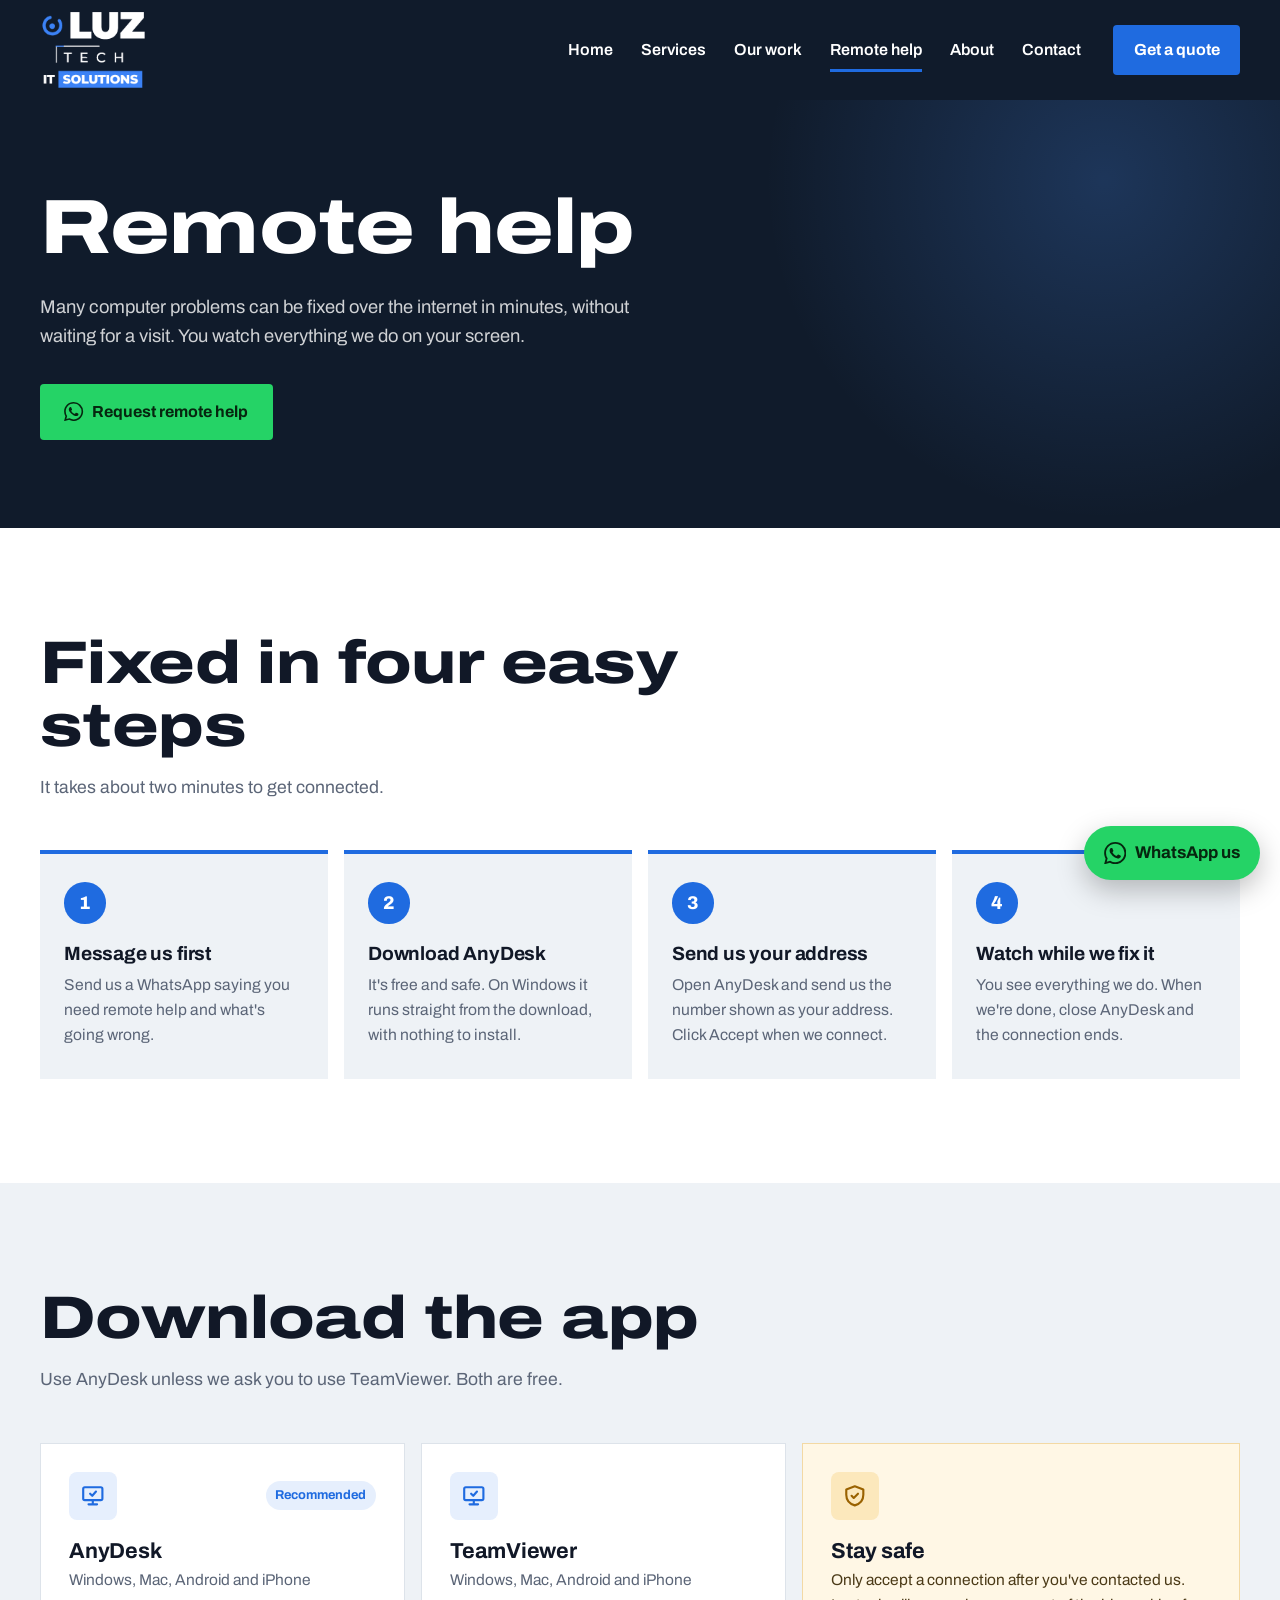
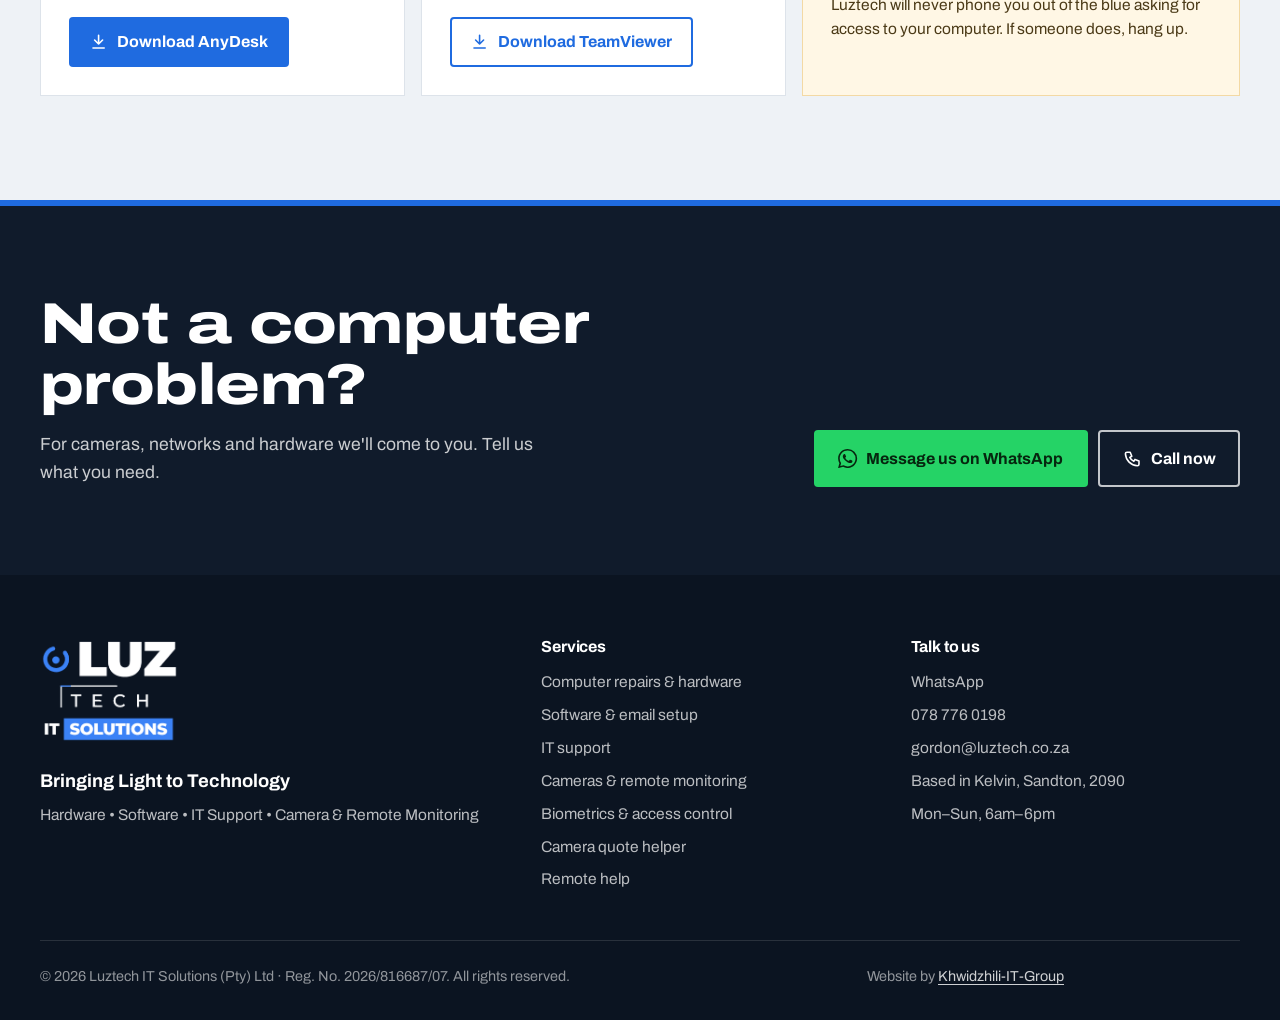
<file: remote-help.html>
<!DOCTYPE html>
<html lang="en-ZA">
<head>
<meta charset="utf-8">
<meta name="viewport" content="width=device-width, initial-scale=1">
<title>Remote help | Luztech IT Solutions</title>
<meta name="description" content="Get your computer fixed remotely by Luztech. Download AnyDesk, send us your address, and watch while we fix it.">
<link rel="canonical" href="https://www.luztech.co.za/remote-help.html">
<meta property="og:title" content="Remote help | Luztech IT Solutions">
<meta property="og:description" content="Get your computer fixed remotely by Luztech. Download AnyDesk, send us your address, and watch while we fix it.">
<meta property="og:type" content="website">
<meta property="og:url" content="https://www.luztech.co.za/remote-help.html">
<meta property="og:image" content="https://www.luztech.co.za/images/share.jpg">
<meta name="theme-color" content="#101B2B">
<link rel="icon" href="data:image/svg+xml,%3Csvg xmlns='http://www.w3.org/2000/svg' viewBox='0 0 32 32'%3E%3Crect width='32' height='32' rx='7' fill='%23101B2B'/%3E%3Cpath d='M16 6A10 10 0 1 1 6 16' fill='none' stroke='%234C94FF' stroke-width='3' stroke-linecap='round'/%3E%3Ccircle cx='16' cy='16' r='4.5' fill='%234C94FF'/%3E%3C/svg%3E">
<link rel="preconnect" href="https://fonts.googleapis.com">
<link rel="preconnect" href="https://fonts.gstatic.com" crossorigin>
<link href="https://fonts.googleapis.com/css2?family=Archivo:wdth,wght@62..125,100..900&display=swap" rel="stylesheet">
<link rel="stylesheet" href="css/site.css?v=20261125a">
<script>document.documentElement.classList.add("js")</script>
<!-- Google Analytics: replace G-XXXXXXXXXX with your Measurement ID, then remove the comment markers.
<script async src="https://www.googletagmanager.com/gtag/js?id=G-XXXXXXXXXX"></script>
<script>window.dataLayer=window.dataLayer||[];function gtag(){dataLayer.push(arguments);}gtag('js',new Date());gtag('config','G-XXXXXXXXXX');</script>
-->
</head>
<body>
<a class="skip" href="#main">Skip to content</a>
<header class="site-head">
  <div class="wrap">
    <a class="brand" href="index.html" aria-label="Luztech IT Solutions, home"><img class="brand-logo" src="images/logo.png?v=1" alt="Luztech IT Solutions" width="297" height="222"></a>
    <nav class="nav" id="nav" aria-label="Main"><a href="index.html">Home</a><a href="services.html">Services</a><a href="our-work.html">Our work</a><a href="remote-help.html" aria-current="page">Remote help</a><a href="about.html">About</a><a href="contact.html">Contact</a></nav>
    <a class="btn btn-primary btn-sm head-cta" href="contact.html">Get a quote</a>
    <button class="menu-btn" aria-expanded="false" aria-controls="nav">Menu</button>
  </div>
  <div class="progress-line" aria-hidden="true"></div>
</header>
<main id="main">

<section class="page-hero"><div class="wrap">
  <h1>Remote help</h1>
  <p>Many computer problems can be fixed over the internet in minutes, without waiting for a visit. You watch everything we do on your screen.</p>
  <div class="hero-btns">
    <a class="btn btn-wa" data-wa="Hi Luztech, I need remote help with my computer. The problem is: "><svg viewBox="0 0 24 24" fill="currentColor" aria-hidden="true"><path d="M17.472 14.382c-.297-.149-1.758-.867-2.03-.967-.273-.099-.471-.148-.67.15-.197.297-.767.966-.94 1.164-.173.199-.347.223-.644.075-.297-.15-1.255-.463-2.39-1.475-.883-.788-1.48-1.761-1.653-2.059-.173-.297-.018-.458.13-.606.134-.133.298-.347.446-.52.149-.174.198-.298.298-.497.099-.198.05-.371-.025-.52-.075-.149-.669-1.612-.916-2.207-.242-.579-.487-.5-.669-.51-.173-.008-.371-.01-.57-.01-.198 0-.52.074-.792.372-.272.297-1.04 1.016-1.04 2.479 0 1.462 1.065 2.875 1.213 3.074.149.198 2.096 3.2 5.077 4.487.709.306 1.262.489 1.694.625.712.227 1.36.195 1.871.118.571-.085 1.758-.719 2.006-1.413.248-.694.248-1.289.173-1.413-.074-.124-.272-.198-.57-.347m-5.421 7.403h-.004a9.87 9.87 0 01-5.031-1.378l-.361-.214-3.741.982.998-3.648-.235-.374a9.86 9.86 0 01-1.51-5.26c.001-5.45 4.436-9.884 9.888-9.884 2.64 0 5.122 1.03 6.988 2.898a9.825 9.825 0 012.893 6.994c-.003 5.45-4.437 9.884-9.885 9.884m8.413-18.297A11.815 11.815 0 0012.05 0C5.495 0 .16 5.335.157 11.892c0 2.096.547 4.142 1.588 5.945L.057 24l6.305-1.654a11.882 11.882 0 005.683 1.448h.005c6.554 0 11.89-5.335 11.893-11.893a11.821 11.821 0 00-3.48-8.413Z"/></svg>Request remote help</a>
  </div>
</div></section>

<section class="section">
  <div class="wrap">
    <div class="section-head"><div><h2>Fixed in four easy steps</h2><p>It takes about two minutes to get connected.</p></div></div>
    <ol class="r-steps">
      <li><span class="r-num">1</span><h3>Message us first</h3><p>Send us a WhatsApp saying you need remote help and what's going wrong.</p></li>
      <li><span class="r-num">2</span><h3>Download AnyDesk</h3><p>It's free and safe. On Windows it runs straight from the download, with nothing to install.</p></li>
      <li><span class="r-num">3</span><h3>Send us your address</h3><p>Open AnyDesk and send us the number shown as your address. Click Accept when we connect.</p></li>
      <li><span class="r-num">4</span><h3>Watch while we fix it</h3><p>You see everything we do. When we're done, close AnyDesk and the connection ends.</p></li>
    </ol>
  </div>
</section>

<section class="section section-mist">
  <div class="wrap">
    <div class="section-head"><div><h2>Download the app</h2><p>Use AnyDesk unless we ask you to use TeamViewer. Both are free.</p></div></div>
    <div class="dl-cards">
      <div class="dl-card">
        <div class="dl-top"><span class="dl-icon"><svg viewBox="0 0 24 24" fill="none" stroke="currentColor" stroke-width="2" stroke-linecap="round" stroke-linejoin="round" aria-hidden="true"><rect x="3" y="4" width="18" height="12" rx="1.5"/><path d="M8 20h8M12 16v4"/><path d="M9.5 10l2 2 3.5-4"/></svg></span><span class="badge">Recommended</span></div>
        <h3>AnyDesk</h3>
        <p>Windows, Mac, Android and iPhone</p>
        <a class="btn btn-primary btn-sm" href="https://anydesk.com/en/downloads" target="_blank" rel="noopener"><svg viewBox="0 0 24 24" fill="none" stroke="currentColor" stroke-width="2" stroke-linecap="round" stroke-linejoin="round" aria-hidden="true"><path d="M12 4v11M7 10l5 5 5-5M5 20h14"/></svg>Download AnyDesk</a>
      </div>
      <div class="dl-card">
        <div class="dl-top"><span class="dl-icon"><svg viewBox="0 0 24 24" fill="none" stroke="currentColor" stroke-width="2" stroke-linecap="round" stroke-linejoin="round" aria-hidden="true"><rect x="3" y="4" width="18" height="12" rx="1.5"/><path d="M8 20h8M12 16v4"/><path d="M9.5 10l2 2 3.5-4"/></svg></span></div>
        <h3>TeamViewer</h3>
        <p>Windows, Mac, Android and iPhone</p>
        <a class="btn btn-outline btn-sm" href="https://www.teamviewer.com/en/download/" target="_blank" rel="noopener"><svg viewBox="0 0 24 24" fill="none" stroke="currentColor" stroke-width="2" stroke-linecap="round" stroke-linejoin="round" aria-hidden="true"><path d="M12 4v11M7 10l5 5 5-5M5 20h14"/></svg>Download TeamViewer</a>
      </div>
      <div class="dl-card safety-card">
        <div class="dl-top"><span class="dl-icon"><svg viewBox="0 0 24 24" fill="none" stroke="currentColor" stroke-width="2" stroke-linecap="round" stroke-linejoin="round" aria-hidden="true"><path d="M12 3l8 3v5c0 5-3.4 8.6-8 10-4.6-1.4-8-5-8-10V6z"/><path d="M9 12l2 2 4-4"/></svg></span></div>
        <h3>Stay safe</h3>
        <p>Only accept a connection after you've contacted us. Luztech will never phone you out of the blue asking for access to your computer. If someone does, hang up.</p>
      </div>
    </div>
  </div>
</section>
<section class="cta-band"><div class="wrap">
  <div><h2>Not a computer problem?</h2><p>For cameras, networks and hardware we'll come to you. Tell us what you need.</p></div>
  <div class="btns"><a class="btn btn-wa" data-wa="Hi Luztech, I need help on site with: "><svg viewBox="0 0 24 24" fill="currentColor" aria-hidden="true"><path d="M17.472 14.382c-.297-.149-1.758-.867-2.03-.967-.273-.099-.471-.148-.67.15-.197.297-.767.966-.94 1.164-.173.199-.347.223-.644.075-.297-.15-1.255-.463-2.39-1.475-.883-.788-1.48-1.761-1.653-2.059-.173-.297-.018-.458.13-.606.134-.133.298-.347.446-.52.149-.174.198-.298.298-.497.099-.198.05-.371-.025-.52-.075-.149-.669-1.612-.916-2.207-.242-.579-.487-.5-.669-.51-.173-.008-.371-.01-.57-.01-.198 0-.52.074-.792.372-.272.297-1.04 1.016-1.04 2.479 0 1.462 1.065 2.875 1.213 3.074.149.198 2.096 3.2 5.077 4.487.709.306 1.262.489 1.694.625.712.227 1.36.195 1.871.118.571-.085 1.758-.719 2.006-1.413.248-.694.248-1.289.173-1.413-.074-.124-.272-.198-.57-.347m-5.421 7.403h-.004a9.87 9.87 0 01-5.031-1.378l-.361-.214-3.741.982.998-3.648-.235-.374a9.86 9.86 0 01-1.51-5.26c.001-5.45 4.436-9.884 9.888-9.884 2.64 0 5.122 1.03 6.988 2.898a9.825 9.825 0 012.893 6.994c-.003 5.45-4.437 9.884-9.885 9.884m8.413-18.297A11.815 11.815 0 0012.05 0C5.495 0 .16 5.335.157 11.892c0 2.096.547 4.142 1.588 5.945L.057 24l6.305-1.654a11.882 11.882 0 005.683 1.448h.005c6.554 0 11.89-5.335 11.893-11.893a11.821 11.821 0 00-3.48-8.413Z"/></svg>Message us on WhatsApp</a>
  <a class="btn btn-ghost" data-cfg-href="phone"><svg viewBox="0 0 24 24" fill="none" stroke="currentColor" stroke-width="2" stroke-linecap="round" stroke-linejoin="round" aria-hidden="true"><path d="M5 4h4l2 5-2.5 1.5a11 11 0 0 0 5 5L15 13l5 2v4a2 2 0 0 1-2 2A16 16 0 0 1 3 6a2 2 0 0 1 2-2"/></svg>Call now</a></div>
</div></section>

</main>
<footer class="site-foot">
  <div class="wrap">
    <div class="foot-grid">
      <div>
        <a class="brand" href="index.html"><img class="brand-logo" src="images/logo.png?v=1" alt="Luztech IT Solutions" width="297" height="222"></a>
        <p class="foot-slogan">Bringing Light to Technology</p>
        <p class="foot-tag">Hardware • Software • IT Support • Camera &amp; Remote Monitoring</p>
        <div class="socials">
          <a data-cfg-optional="facebook" data-cfg-href="facebook" aria-label="Luztech on Facebook"><svg viewBox="0 0 24 24" fill="currentColor" aria-hidden="true"><path d="M14 8h3V4h-3c-2.8 0-4.5 1.8-4.5 4.6V11H7v4h2.5v9h4v-9H17l.5-4h-4V8.8c0-.5.3-.8.5-.8z"/></svg></a>
          <a data-cfg-optional="instagram" data-cfg-href="instagram" aria-label="Luztech on Instagram"><svg viewBox="0 0 24 24" fill="none" stroke="currentColor" stroke-width="2" aria-hidden="true"><rect x="3" y="3" width="18" height="18" rx="5"/><circle cx="12" cy="12" r="4"/><circle cx="17.5" cy="6.5" r="1" fill="currentColor"/></svg></a>
          <a data-cfg-optional="googleReviews" data-cfg-href="googleReviews" aria-label="Luztech reviews on Google"><svg viewBox="0 0 24 24" fill="currentColor" aria-hidden="true"><path d="M12 2.5l2.9 6 6.6.9-4.8 4.6 1.2 6.5L12 17.4l-5.9 3.1 1.2-6.5L2.5 9.4l6.6-.9z"/></svg></a>
        </div>
      </div>
      <div>
        <h2>Services</h2>
        <ul>
          <li><a href="computer-repairs.html">Computer repairs &amp; hardware</a></li>
          <li><a href="software-setup.html">Software &amp; email setup</a></li>
          <li><a href="it-support.html">IT support</a></li>
          <li><a href="cctv-installation.html">Cameras &amp; remote monitoring</a></li>
          <li><a href="biometric-access.html">Biometrics &amp; access control</a></li>
          <li><a href="camera-quote.html">Camera quote helper</a></li>
          <li><a href="remote-help.html">Remote help</a></li>
        </ul>
      </div>
      <div>
        <h2>Talk to us</h2>
        <ul>
          <li><a data-wa="Hi Luztech, I'd like a quote.">WhatsApp</a></li>
          <li><a data-cfg="phone" data-cfg-href="phone">078 776 0198</a></li>
          <li><a href="mailto:gordon@luztech.co.za">gordon@luztech.co.za</a></li>
          <li>Based in Kelvin, Sandton, 2090</li>
          <li data-cfg="hours">Mon–Sun, 6am–6pm</li>
        </ul>
      </div>
    </div>
    <div class="foot-base">
      <span>© <span data-year>2026</span> Luztech IT Solutions (Pty) Ltd · Reg. No. 2026/816687/07. All rights reserved.</span>
      <span class="credit">Website by <a href="tel:+27766038180">Khwidzhili-IT-Group</a></span>
    </div>
  </div>
</footer>
<div class="wa-float">
  <a class="wa-fab" data-wa="Hi Luztech, I'd like a quote." aria-label="Chat to Luztech on WhatsApp"><svg viewBox="0 0 24 24" fill="currentColor" aria-hidden="true"><path d="M17.472 14.382c-.297-.149-1.758-.867-2.03-.967-.273-.099-.471-.148-.67.15-.197.297-.767.966-.94 1.164-.173.199-.347.223-.644.075-.297-.15-1.255-.463-2.39-1.475-.883-.788-1.48-1.761-1.653-2.059-.173-.297-.018-.458.13-.606.134-.133.298-.347.446-.52.149-.174.198-.298.298-.497.099-.198.05-.371-.025-.52-.075-.149-.669-1.612-.916-2.207-.242-.579-.487-.5-.669-.51-.173-.008-.371-.01-.57-.01-.198 0-.52.074-.792.372-.272.297-1.04 1.016-1.04 2.479 0 1.462 1.065 2.875 1.213 3.074.149.198 2.096 3.2 5.077 4.487.709.306 1.262.489 1.694.625.712.227 1.36.195 1.871.118.571-.085 1.758-.719 2.006-1.413.248-.694.248-1.289.173-1.413-.074-.124-.272-.198-.57-.347m-5.421 7.403h-.004a9.87 9.87 0 01-5.031-1.378l-.361-.214-3.741.982.998-3.648-.235-.374a9.86 9.86 0 01-1.51-5.26c.001-5.45 4.436-9.884 9.888-9.884 2.64 0 5.122 1.03 6.988 2.898a9.825 9.825 0 012.893 6.994c-.003 5.45-4.437 9.884-9.885 9.884m8.413-18.297A11.815 11.815 0 0012.05 0C5.495 0 .16 5.335.157 11.892c0 2.096.547 4.142 1.588 5.945L.057 24l6.305-1.654a11.882 11.882 0 005.683 1.448h.005c6.554 0 11.89-5.335 11.893-11.893a11.821 11.821 0 00-3.48-8.413Z"/></svg><span>WhatsApp us</span></a>
</div>
<script src="js/site.js?v=20261125a"></script>
</body>
</html>
</file>
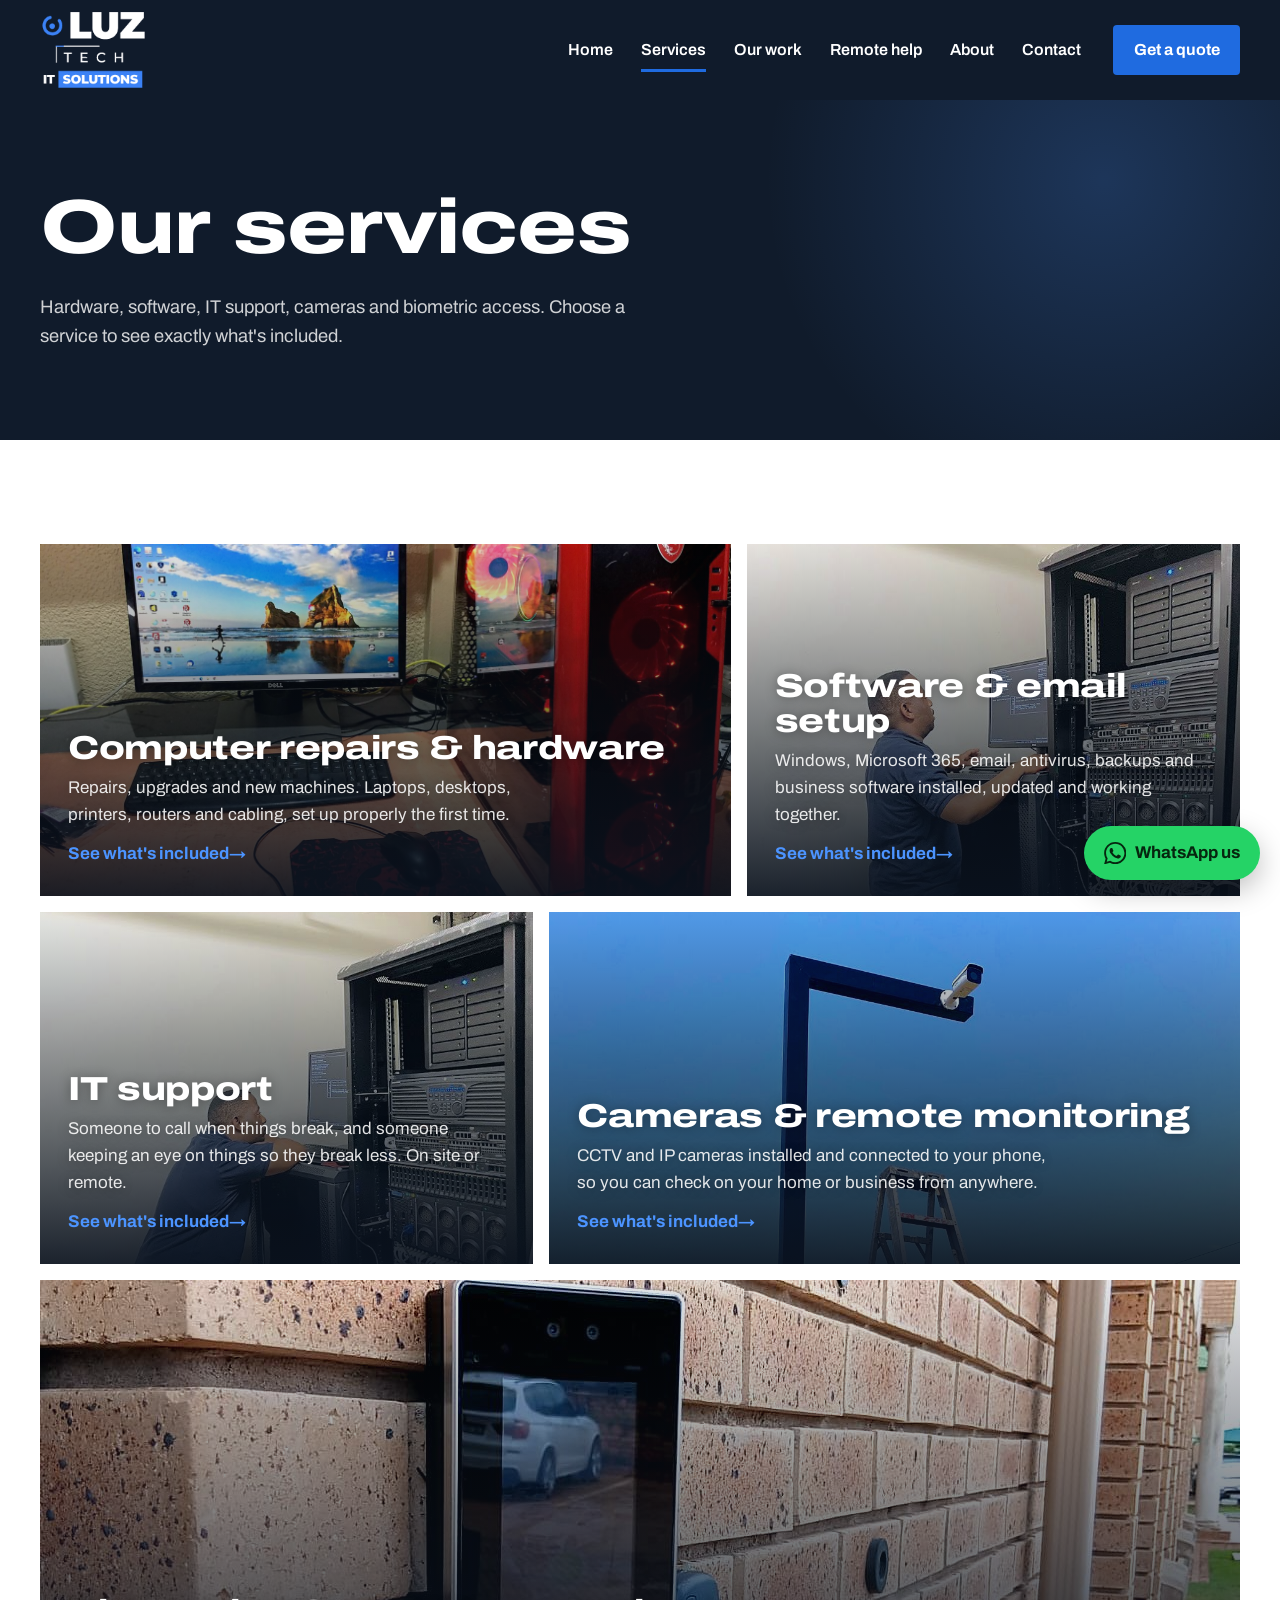
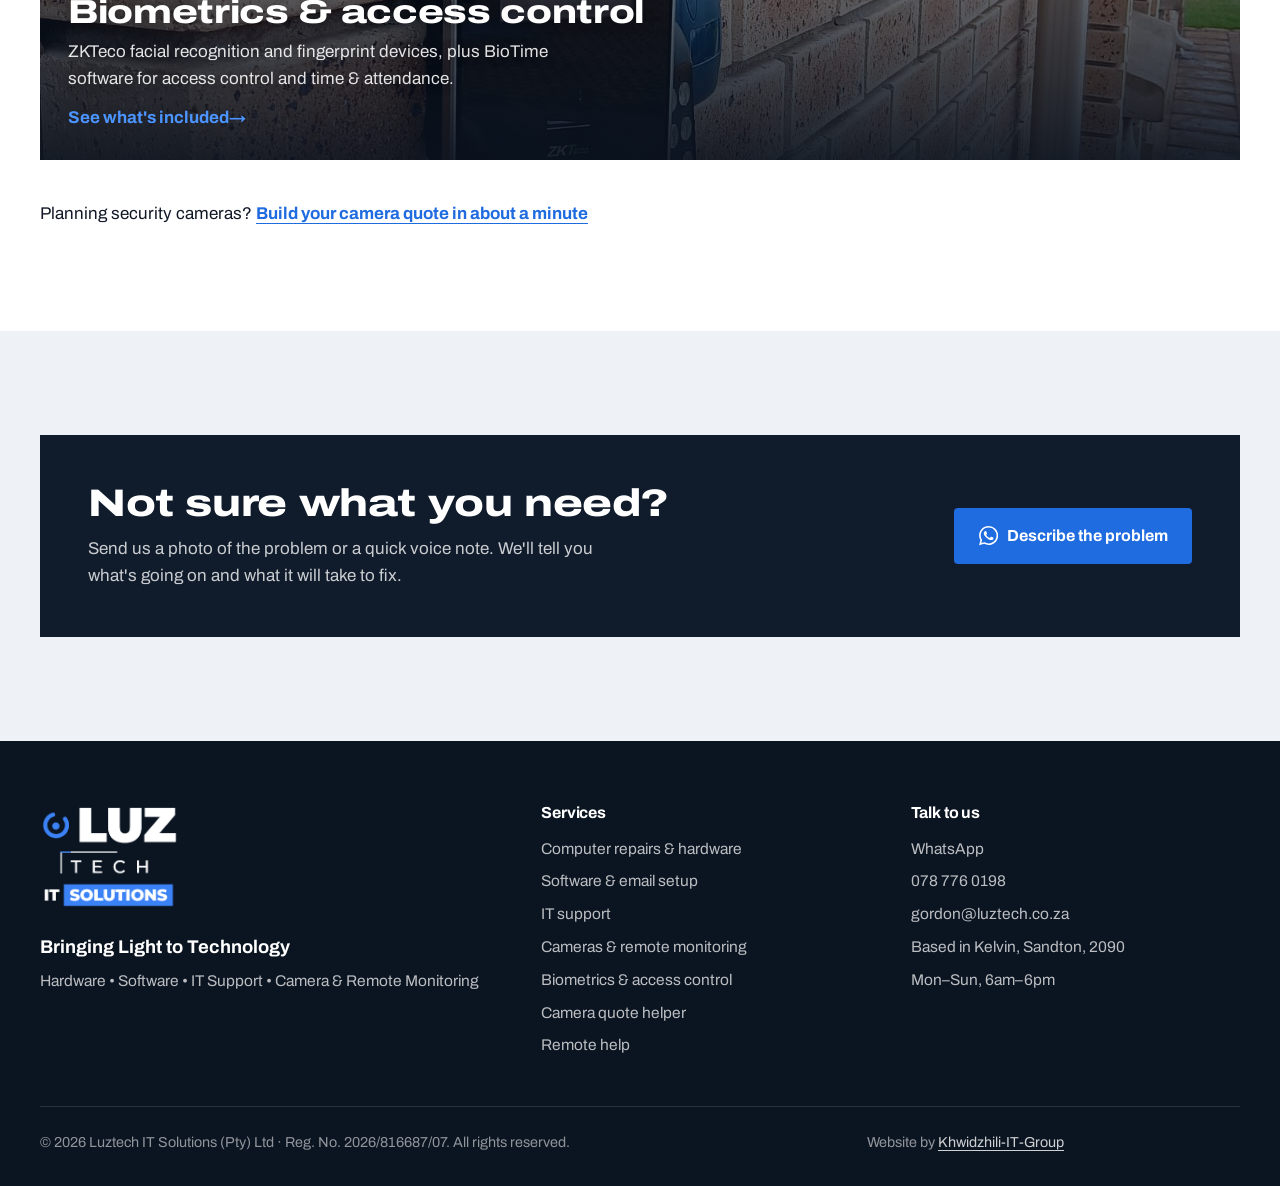
<file: services.html>
<!DOCTYPE html>
<html lang="en-ZA">
<head>
<meta charset="utf-8">
<meta name="viewport" content="width=device-width, initial-scale=1">
<title>Services | Luztech IT Solutions</title>
<meta name="description" content="Hardware, software, IT support, and camera & remote monitoring from Luztech IT Solutions.">
<link rel="canonical" href="https://www.luztech.co.za/services.html">
<meta property="og:title" content="Services | Luztech IT Solutions">
<meta property="og:description" content="Hardware, software, IT support, and camera & remote monitoring from Luztech IT Solutions.">
<meta property="og:type" content="website">
<meta property="og:url" content="https://www.luztech.co.za/services.html">
<meta property="og:image" content="https://www.luztech.co.za/images/share.jpg">
<meta name="theme-color" content="#101B2B">
<link rel="icon" href="data:image/svg+xml,%3Csvg xmlns='http://www.w3.org/2000/svg' viewBox='0 0 32 32'%3E%3Crect width='32' height='32' rx='7' fill='%23101B2B'/%3E%3Cpath d='M16 6A10 10 0 1 1 6 16' fill='none' stroke='%234C94FF' stroke-width='3' stroke-linecap='round'/%3E%3Ccircle cx='16' cy='16' r='4.5' fill='%234C94FF'/%3E%3C/svg%3E">
<link rel="preconnect" href="https://fonts.googleapis.com">
<link rel="preconnect" href="https://fonts.gstatic.com" crossorigin>
<link href="https://fonts.googleapis.com/css2?family=Archivo:wdth,wght@62..125,100..900&display=swap" rel="stylesheet">
<link rel="stylesheet" href="css/site.css?v=20261125a">
<script>document.documentElement.classList.add("js")</script>
<!-- Google Analytics: replace G-XXXXXXXXXX with your Measurement ID, then remove the comment markers.
<script async src="https://www.googletagmanager.com/gtag/js?id=G-XXXXXXXXXX"></script>
<script>window.dataLayer=window.dataLayer||[];function gtag(){dataLayer.push(arguments);}gtag('js',new Date());gtag('config','G-XXXXXXXXXX');</script>
-->
</head>
<body>
<a class="skip" href="#main">Skip to content</a>
<header class="site-head">
  <div class="wrap">
    <a class="brand" href="index.html" aria-label="Luztech IT Solutions, home"><img class="brand-logo" src="images/logo.png?v=1" alt="Luztech IT Solutions" width="297" height="222"></a>
    <nav class="nav" id="nav" aria-label="Main"><a href="index.html">Home</a><a href="services.html" aria-current="page">Services</a><a href="our-work.html">Our work</a><a href="remote-help.html">Remote help</a><a href="about.html">About</a><a href="contact.html">Contact</a></nav>
    <a class="btn btn-primary btn-sm head-cta" href="contact.html">Get a quote</a>
    <button class="menu-btn" aria-expanded="false" aria-controls="nav">Menu</button>
  </div>
  <div class="progress-line" aria-hidden="true"></div>
</header>
<main id="main">

<section class="page-hero"><div class="wrap">
  <h1>Our services</h1>
  <p>Hardware, software, IT support, cameras and biometric access. Choose a service to see exactly what's included.</p>
</div></section>
<section class="section"><div class="wrap">
  <div class="tiles"><a class="tile" href="computer-repairs.html"><figure class="photo on-dark" style="--ratio:auto"><img src="images/service-hardware.jpg" alt="Computer repairs & hardware" loading="lazy" onerror="this.remove()"><figcaption class="ph-note" aria-hidden="true"><svg viewBox="0 0 24 24" fill="none" stroke="currentColor" stroke-width="2" stroke-linecap="round" stroke-linejoin="round" aria-hidden="true"><path d="M4 8h3l2-3h6l2 3h3v11H4z"/><circle cx="12" cy="13" r="3.5"/></svg><span>Photo: a laptop opened up on the workbench</span><code>images/service-hardware.jpg</code></figcaption></figure><div class="tile-body"><h3>Computer repairs & hardware</h3><p>Repairs, upgrades and new machines. Laptops, desktops, printers, routers and cabling, set up properly the first time.</p><span class="go">See what's included</span></div></a><a class="tile" href="software-setup.html"><figure class="photo on-dark" style="--ratio:auto"><img src="images/service-software.jpg" alt="Software & email setup" loading="lazy" onerror="this.remove()"><figcaption class="ph-note" aria-hidden="true"><svg viewBox="0 0 24 24" fill="none" stroke="currentColor" stroke-width="2" stroke-linecap="round" stroke-linejoin="round" aria-hidden="true"><path d="M4 8h3l2-3h6l2 3h3v11H4z"/><circle cx="12" cy="13" r="3.5"/></svg><span>Photo: setting up email on a client's laptop</span><code>images/service-software.jpg</code></figcaption></figure><div class="tile-body"><h3>Software & email setup</h3><p>Windows, Microsoft 365, email, antivirus, backups and business software installed, updated and working together.</p><span class="go">See what's included</span></div></a></div>
  <div class="tiles flip"><a class="tile" href="it-support.html"><figure class="photo on-dark" style="--ratio:auto"><img src="images/service-support.jpg" alt="IT support" loading="lazy" onerror="this.remove()"><figcaption class="ph-note" aria-hidden="true"><svg viewBox="0 0 24 24" fill="none" stroke="currentColor" stroke-width="2" stroke-linecap="round" stroke-linejoin="round" aria-hidden="true"><path d="M4 8h3l2-3h6l2 3h3v11H4z"/><circle cx="12" cy="13" r="3.5"/></svg><span>Photo: server rack</span><code>images/service-support.jpg</code></figcaption></figure><div class="tile-body"><h3>IT support</h3><p>Someone to call when things break, and someone keeping an eye on things so they break less. On site or remote.</p><span class="go">See what's included</span></div></a><a class="tile" href="cctv-installation.html"><figure class="photo on-dark" style="--ratio:auto"><img src="images/service-cameras.jpg" alt="Cameras & remote monitoring" loading="lazy" onerror="this.remove()"><figcaption class="ph-note" aria-hidden="true"><svg viewBox="0 0 24 24" fill="none" stroke="currentColor" stroke-width="2" stroke-linecap="round" stroke-linejoin="round" aria-hidden="true"><path d="M4 8h3l2-3h6l2 3h3v11H4z"/><circle cx="12" cy="13" r="3.5"/></svg><span>Photo: a camera Gordon installed, mounted on a wall</span><code>images/service-cameras.jpg</code></figcaption></figure><div class="tile-body"><h3>Cameras & remote monitoring</h3><p>CCTV and IP cameras installed and connected to your phone, so you can check on your home or business from anywhere.</p><span class="go">See what's included</span></div></a></div>
  <div class="tiles single"><a class="tile" href="biometric-access.html"><figure class="photo on-dark" style="--ratio:auto"><img src="images/service-biometrics.jpg" alt="Biometrics & access control" loading="lazy" onerror="this.remove()"><figcaption class="ph-note" aria-hidden="true"><svg viewBox="0 0 24 24" fill="none" stroke="currentColor" stroke-width="2" stroke-linecap="round" stroke-linejoin="round" aria-hidden="true"><path d="M4 8h3l2-3h6l2 3h3v11H4z"/><circle cx="12" cy="13" r="3.5"/></svg><span>Photo: facial recognition reader on a wall</span><code>images/service-biometrics.jpg</code></figcaption></figure><div class="tile-body"><h3>Biometrics & access control</h3><p>ZKTeco facial recognition and fingerprint devices, plus BioTime software for access control and time & attendance.</p><span class="go">See what's included</span></div></a></div>
  <p class="section-foot">Planning security cameras? <a class="text-link" href="camera-quote.html">Build your camera quote in about a minute</a></p>
</div></section>
<section class="section section-mist"><div class="wrap">
  <div class="unsure">
    <div><h2>Not sure what you need?</h2>
      <p>Send us a photo of the problem or a quick voice note. We'll tell you what's going on and what it will take to fix.</p></div>
    <a class="btn btn-primary" data-wa="Hi Luztech, I'm not sure what I need. Here's the problem: "><svg viewBox="0 0 24 24" fill="currentColor" aria-hidden="true"><path d="M17.472 14.382c-.297-.149-1.758-.867-2.03-.967-.273-.099-.471-.148-.67.15-.197.297-.767.966-.94 1.164-.173.199-.347.223-.644.075-.297-.15-1.255-.463-2.39-1.475-.883-.788-1.48-1.761-1.653-2.059-.173-.297-.018-.458.13-.606.134-.133.298-.347.446-.52.149-.174.198-.298.298-.497.099-.198.05-.371-.025-.52-.075-.149-.669-1.612-.916-2.207-.242-.579-.487-.5-.669-.51-.173-.008-.371-.01-.57-.01-.198 0-.52.074-.792.372-.272.297-1.04 1.016-1.04 2.479 0 1.462 1.065 2.875 1.213 3.074.149.198 2.096 3.2 5.077 4.487.709.306 1.262.489 1.694.625.712.227 1.36.195 1.871.118.571-.085 1.758-.719 2.006-1.413.248-.694.248-1.289.173-1.413-.074-.124-.272-.198-.57-.347m-5.421 7.403h-.004a9.87 9.87 0 01-5.031-1.378l-.361-.214-3.741.982.998-3.648-.235-.374a9.86 9.86 0 01-1.51-5.26c.001-5.45 4.436-9.884 9.888-9.884 2.64 0 5.122 1.03 6.988 2.898a9.825 9.825 0 012.893 6.994c-.003 5.45-4.437 9.884-9.885 9.884m8.413-18.297A11.815 11.815 0 0012.05 0C5.495 0 .16 5.335.157 11.892c0 2.096.547 4.142 1.588 5.945L.057 24l6.305-1.654a11.882 11.882 0 005.683 1.448h.005c6.554 0 11.89-5.335 11.893-11.893a11.821 11.821 0 00-3.48-8.413Z"/></svg>Describe the problem</a>
  </div>
</div></section>

</main>
<footer class="site-foot">
  <div class="wrap">
    <div class="foot-grid">
      <div>
        <a class="brand" href="index.html"><img class="brand-logo" src="images/logo.png?v=1" alt="Luztech IT Solutions" width="297" height="222"></a>
        <p class="foot-slogan">Bringing Light to Technology</p>
        <p class="foot-tag">Hardware • Software • IT Support • Camera &amp; Remote Monitoring</p>
        <div class="socials">
          <a data-cfg-optional="facebook" data-cfg-href="facebook" aria-label="Luztech on Facebook"><svg viewBox="0 0 24 24" fill="currentColor" aria-hidden="true"><path d="M14 8h3V4h-3c-2.8 0-4.5 1.8-4.5 4.6V11H7v4h2.5v9h4v-9H17l.5-4h-4V8.8c0-.5.3-.8.5-.8z"/></svg></a>
          <a data-cfg-optional="instagram" data-cfg-href="instagram" aria-label="Luztech on Instagram"><svg viewBox="0 0 24 24" fill="none" stroke="currentColor" stroke-width="2" aria-hidden="true"><rect x="3" y="3" width="18" height="18" rx="5"/><circle cx="12" cy="12" r="4"/><circle cx="17.5" cy="6.5" r="1" fill="currentColor"/></svg></a>
          <a data-cfg-optional="googleReviews" data-cfg-href="googleReviews" aria-label="Luztech reviews on Google"><svg viewBox="0 0 24 24" fill="currentColor" aria-hidden="true"><path d="M12 2.5l2.9 6 6.6.9-4.8 4.6 1.2 6.5L12 17.4l-5.9 3.1 1.2-6.5L2.5 9.4l6.6-.9z"/></svg></a>
        </div>
      </div>
      <div>
        <h2>Services</h2>
        <ul>
          <li><a href="computer-repairs.html">Computer repairs &amp; hardware</a></li>
          <li><a href="software-setup.html">Software &amp; email setup</a></li>
          <li><a href="it-support.html">IT support</a></li>
          <li><a href="cctv-installation.html">Cameras &amp; remote monitoring</a></li>
          <li><a href="biometric-access.html">Biometrics &amp; access control</a></li>
          <li><a href="camera-quote.html">Camera quote helper</a></li>
          <li><a href="remote-help.html">Remote help</a></li>
        </ul>
      </div>
      <div>
        <h2>Talk to us</h2>
        <ul>
          <li><a data-wa="Hi Luztech, I'd like a quote.">WhatsApp</a></li>
          <li><a data-cfg="phone" data-cfg-href="phone">078 776 0198</a></li>
          <li><a href="mailto:gordon@luztech.co.za">gordon@luztech.co.za</a></li>
          <li>Based in Kelvin, Sandton, 2090</li>
          <li data-cfg="hours">Mon–Sun, 6am–6pm</li>
        </ul>
      </div>
    </div>
    <div class="foot-base">
      <span>© <span data-year>2026</span> Luztech IT Solutions (Pty) Ltd · Reg. No. 2026/816687/07. All rights reserved.</span>
      <span class="credit">Website by <a href="tel:+27766038180">Khwidzhili-IT-Group</a></span>
    </div>
  </div>
</footer>
<div class="wa-float">
  <a class="wa-fab" data-wa="Hi Luztech, I'd like a quote." aria-label="Chat to Luztech on WhatsApp"><svg viewBox="0 0 24 24" fill="currentColor" aria-hidden="true"><path d="M17.472 14.382c-.297-.149-1.758-.867-2.03-.967-.273-.099-.471-.148-.67.15-.197.297-.767.966-.94 1.164-.173.199-.347.223-.644.075-.297-.15-1.255-.463-2.39-1.475-.883-.788-1.48-1.761-1.653-2.059-.173-.297-.018-.458.13-.606.134-.133.298-.347.446-.52.149-.174.198-.298.298-.497.099-.198.05-.371-.025-.52-.075-.149-.669-1.612-.916-2.207-.242-.579-.487-.5-.669-.51-.173-.008-.371-.01-.57-.01-.198 0-.52.074-.792.372-.272.297-1.04 1.016-1.04 2.479 0 1.462 1.065 2.875 1.213 3.074.149.198 2.096 3.2 5.077 4.487.709.306 1.262.489 1.694.625.712.227 1.36.195 1.871.118.571-.085 1.758-.719 2.006-1.413.248-.694.248-1.289.173-1.413-.074-.124-.272-.198-.57-.347m-5.421 7.403h-.004a9.87 9.87 0 01-5.031-1.378l-.361-.214-3.741.982.998-3.648-.235-.374a9.86 9.86 0 01-1.51-5.26c.001-5.45 4.436-9.884 9.888-9.884 2.64 0 5.122 1.03 6.988 2.898a9.825 9.825 0 012.893 6.994c-.003 5.45-4.437 9.884-9.885 9.884m8.413-18.297A11.815 11.815 0 0012.05 0C5.495 0 .16 5.335.157 11.892c0 2.096.547 4.142 1.588 5.945L.057 24l6.305-1.654a11.882 11.882 0 005.683 1.448h.005c6.554 0 11.89-5.335 11.893-11.893a11.821 11.821 0 00-3.48-8.413Z"/></svg><span>WhatsApp us</span></a>
</div>
<script src="js/site.js?v=20261125a"></script>
</body>
</html>
</file>
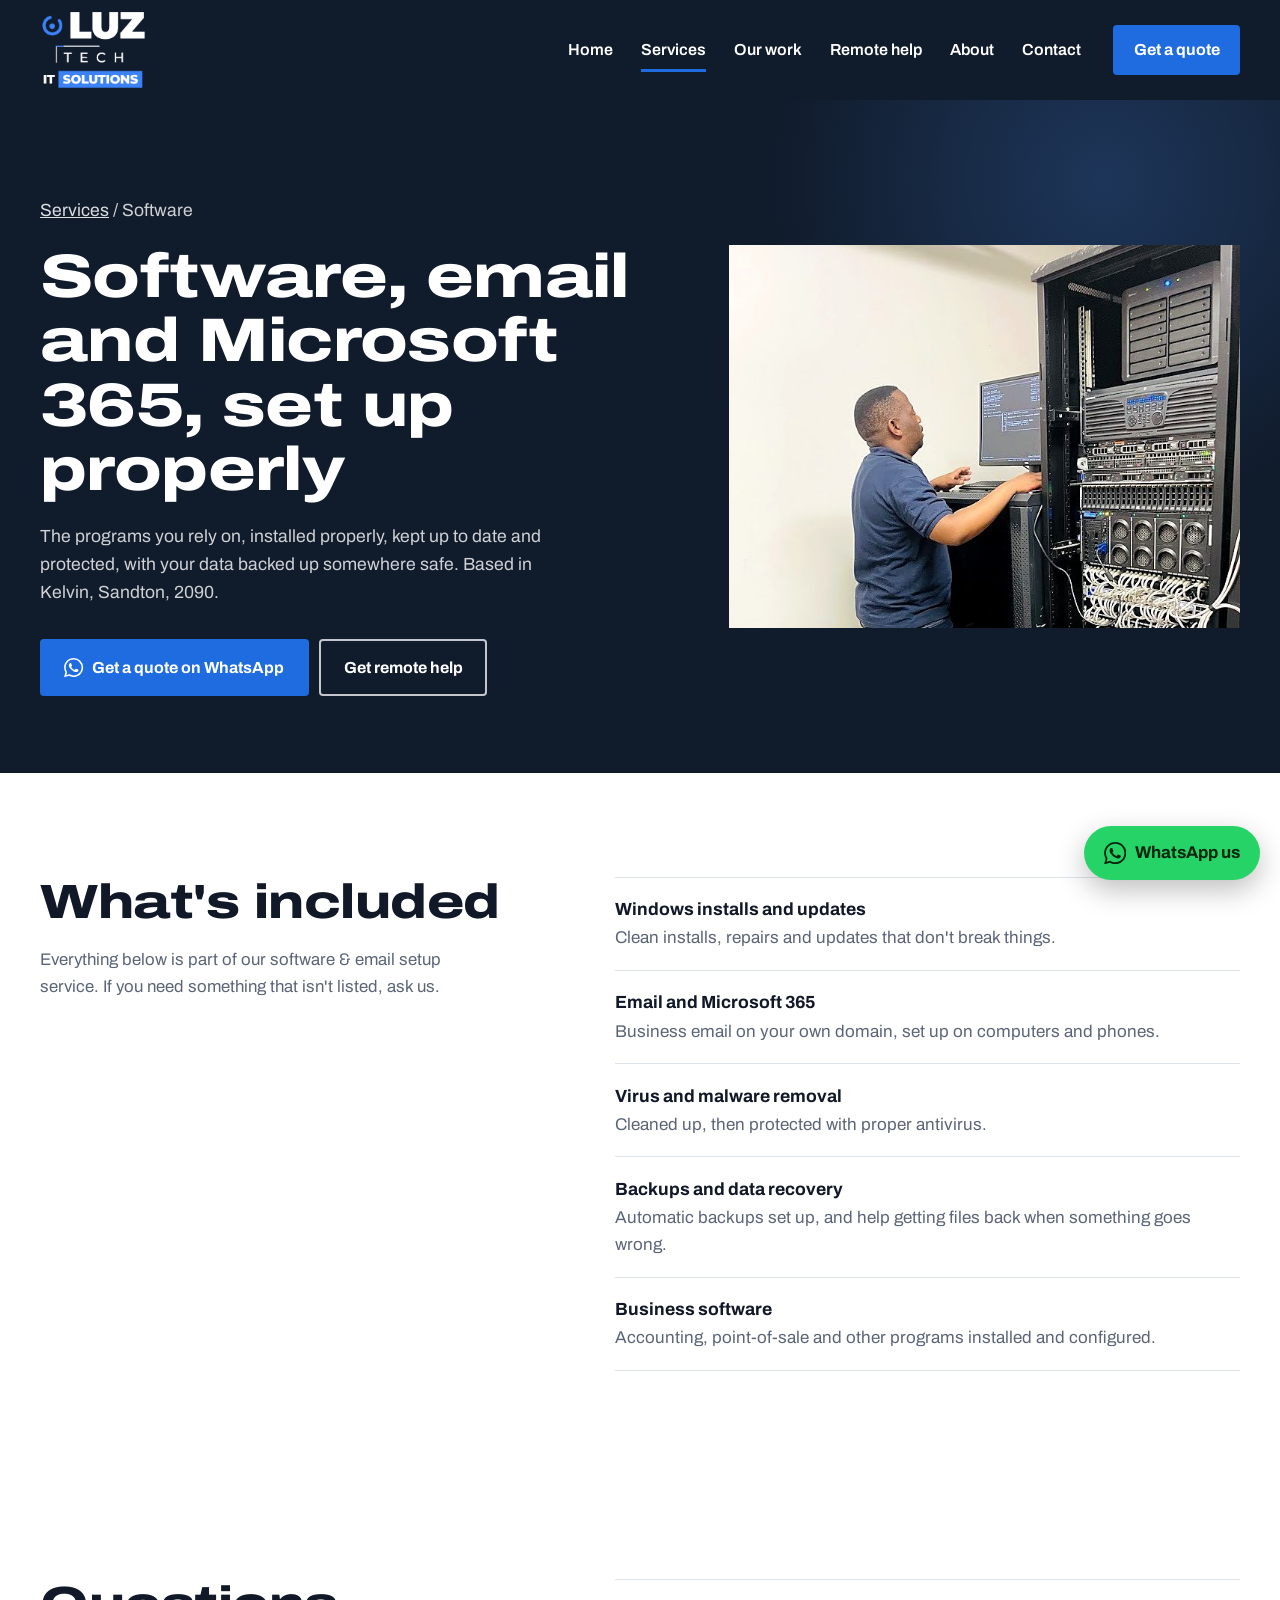
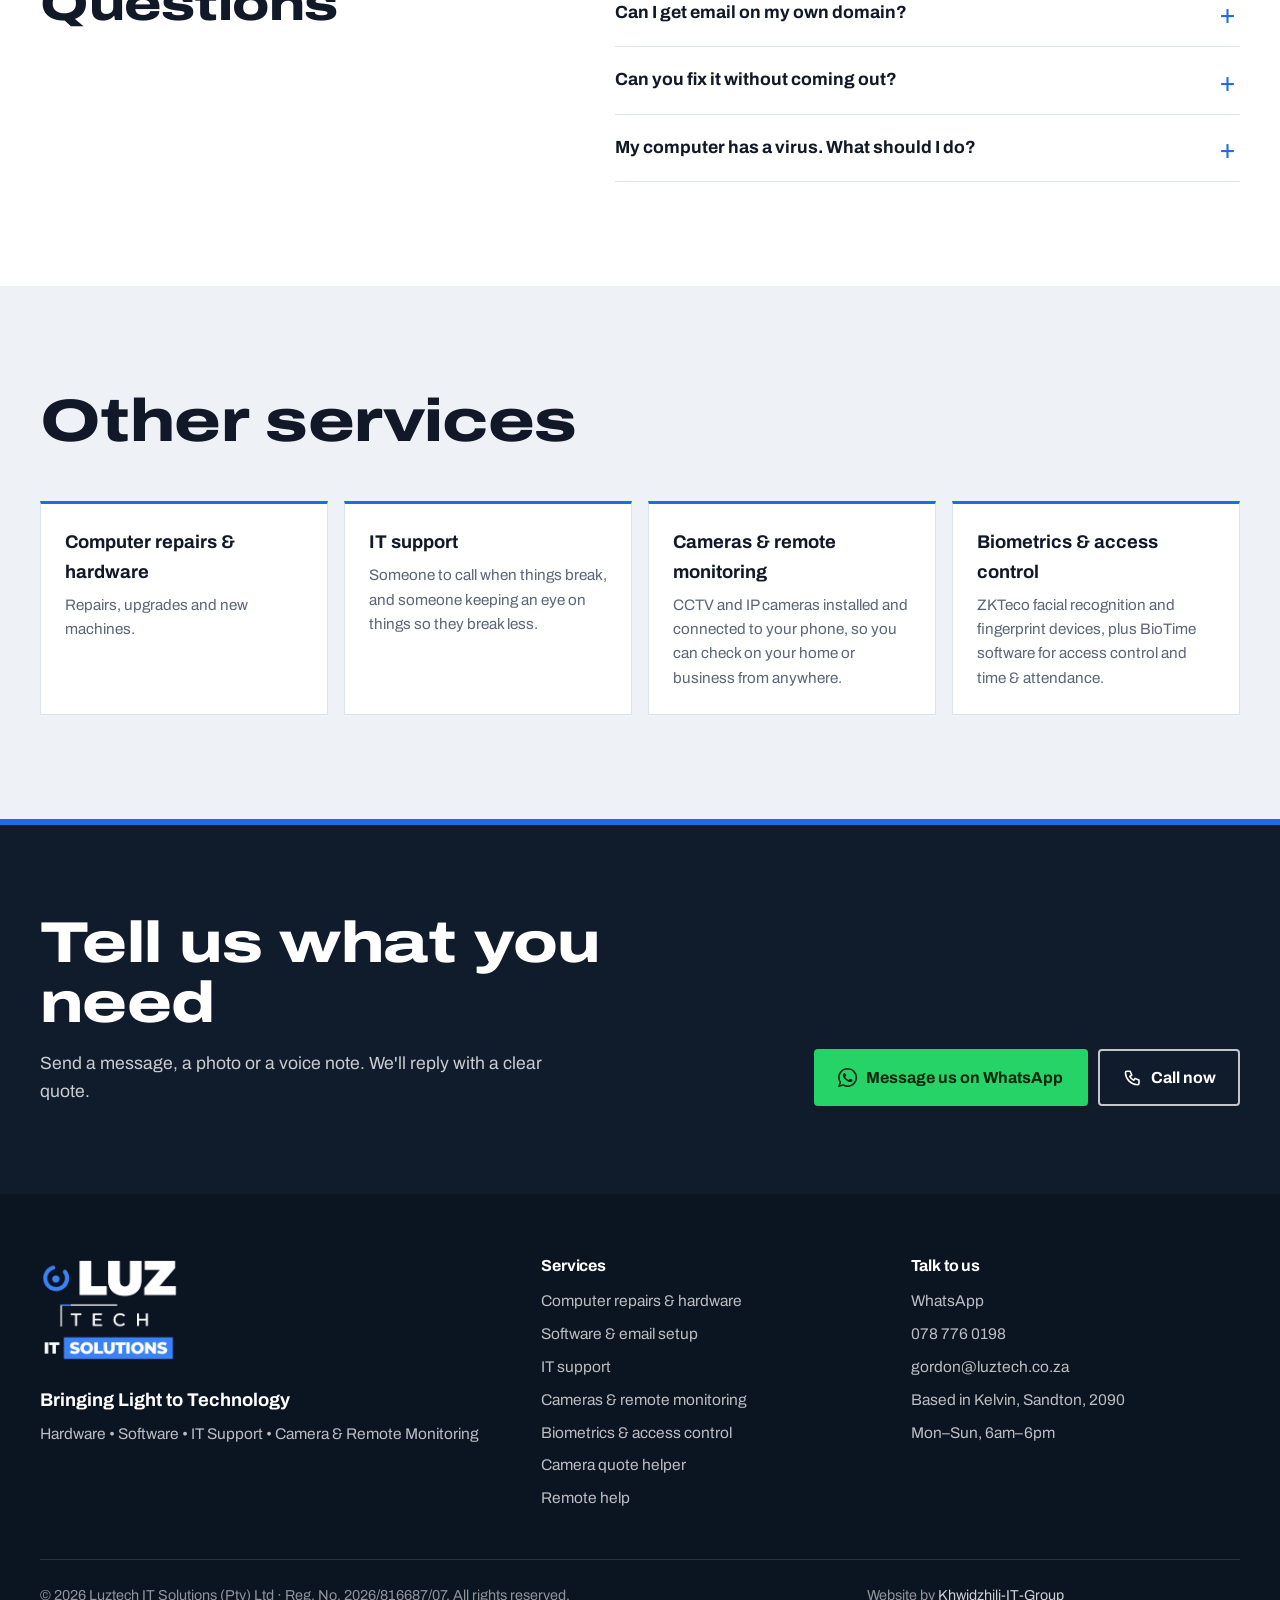
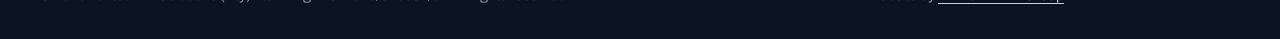
<file: software-setup.html>
<!DOCTYPE html>
<html lang="en-ZA">
<head>
<meta charset="utf-8">
<meta name="viewport" content="width=device-width, initial-scale=1">
<title>Software, email and Microsoft 365, set up properly | Luztech IT Solutions</title>
<meta name="description" content="The programs you rely on, installed properly, kept up to date and protected, with your data backed up somewhere safe.">
<link rel="canonical" href="https://www.luztech.co.za/software-setup.html">
<meta property="og:title" content="Software, email and Microsoft 365, set up properly | Luztech IT Solutions">
<meta property="og:description" content="The programs you rely on, installed properly, kept up to date and protected, with your data backed up somewhere safe.">
<meta property="og:type" content="website">
<meta property="og:url" content="https://www.luztech.co.za/software-setup.html">
<meta property="og:image" content="https://www.luztech.co.za/images/share.jpg">
<meta name="theme-color" content="#101B2B">
<link rel="icon" href="data:image/svg+xml,%3Csvg xmlns='http://www.w3.org/2000/svg' viewBox='0 0 32 32'%3E%3Crect width='32' height='32' rx='7' fill='%23101B2B'/%3E%3Cpath d='M16 6A10 10 0 1 1 6 16' fill='none' stroke='%234C94FF' stroke-width='3' stroke-linecap='round'/%3E%3Ccircle cx='16' cy='16' r='4.5' fill='%234C94FF'/%3E%3C/svg%3E">
<link rel="preconnect" href="https://fonts.googleapis.com">
<link rel="preconnect" href="https://fonts.gstatic.com" crossorigin>
<link href="https://fonts.googleapis.com/css2?family=Archivo:wdth,wght@62..125,100..900&display=swap" rel="stylesheet">
<link rel="stylesheet" href="css/site.css?v=20261125a">
<script>document.documentElement.classList.add("js")</script>
<!-- Google Analytics: replace G-XXXXXXXXXX with your Measurement ID, then remove the comment markers.
<script async src="https://www.googletagmanager.com/gtag/js?id=G-XXXXXXXXXX"></script>
<script>window.dataLayer=window.dataLayer||[];function gtag(){dataLayer.push(arguments);}gtag('js',new Date());gtag('config','G-XXXXXXXXXX');</script>
-->
</head>
<body>
<a class="skip" href="#main">Skip to content</a>
<header class="site-head">
  <div class="wrap">
    <a class="brand" href="index.html" aria-label="Luztech IT Solutions, home"><img class="brand-logo" src="images/logo.png?v=1" alt="Luztech IT Solutions" width="297" height="222"></a>
    <nav class="nav" id="nav" aria-label="Main"><a href="index.html">Home</a><a href="services.html" aria-current="page">Services</a><a href="our-work.html">Our work</a><a href="remote-help.html">Remote help</a><a href="about.html">About</a><a href="contact.html">Contact</a></nav>
    <a class="btn btn-primary btn-sm head-cta" href="contact.html">Get a quote</a>
    <button class="menu-btn" aria-expanded="false" aria-controls="nav">Menu</button>
  </div>
  <div class="progress-line" aria-hidden="true"></div>
</header>
<main id="main">

<section class="svc-hero"><div class="wrap">
  <div>
    <p class="crumbs"><a href="services.html">Services</a> / Software</p>
    <h1>Software, email and Microsoft 365, set up properly</h1>
    <p>The programs you rely on, installed properly, kept up to date and protected, with your data backed up somewhere safe. Based in <span data-cfg="area">Kelvin, Sandton, 2090</span>.</p>
    <div class="actions">
      <a class="btn btn-primary" data-wa="Hi Luztech, I'd like a quote for Software. Here's what I need: "><svg viewBox="0 0 24 24" fill="currentColor" aria-hidden="true"><path d="M17.472 14.382c-.297-.149-1.758-.867-2.03-.967-.273-.099-.471-.148-.67.15-.197.297-.767.966-.94 1.164-.173.199-.347.223-.644.075-.297-.15-1.255-.463-2.39-1.475-.883-.788-1.48-1.761-1.653-2.059-.173-.297-.018-.458.13-.606.134-.133.298-.347.446-.52.149-.174.198-.298.298-.497.099-.198.05-.371-.025-.52-.075-.149-.669-1.612-.916-2.207-.242-.579-.487-.5-.669-.51-.173-.008-.371-.01-.57-.01-.198 0-.52.074-.792.372-.272.297-1.04 1.016-1.04 2.479 0 1.462 1.065 2.875 1.213 3.074.149.198 2.096 3.2 5.077 4.487.709.306 1.262.489 1.694.625.712.227 1.36.195 1.871.118.571-.085 1.758-.719 2.006-1.413.248-.694.248-1.289.173-1.413-.074-.124-.272-.198-.57-.347m-5.421 7.403h-.004a9.87 9.87 0 01-5.031-1.378l-.361-.214-3.741.982.998-3.648-.235-.374a9.86 9.86 0 01-1.51-5.26c.001-5.45 4.436-9.884 9.888-9.884 2.64 0 5.122 1.03 6.988 2.898a9.825 9.825 0 012.893 6.994c-.003 5.45-4.437 9.884-9.885 9.884m8.413-18.297A11.815 11.815 0 0012.05 0C5.495 0 .16 5.335.157 11.892c0 2.096.547 4.142 1.588 5.945L.057 24l6.305-1.654a11.882 11.882 0 005.683 1.448h.005c6.554 0 11.89-5.335 11.893-11.893a11.821 11.821 0 00-3.48-8.413Z"/></svg>Get a quote on WhatsApp</a>
      <a class="btn btn-ghost" href="remote-help.html">Get remote help</a>
    </div>
  </div>
  <figure class="photo on-dark" style="--ratio:4 / 3"><img src="images/service-software.jpg" alt="Software & email setup" loading="lazy" onerror="this.remove()"><figcaption class="ph-note" aria-hidden="true"><svg viewBox="0 0 24 24" fill="none" stroke="currentColor" stroke-width="2" stroke-linecap="round" stroke-linejoin="round" aria-hidden="true"><path d="M4 8h3l2-3h6l2 3h3v11H4z"/><circle cx="12" cy="13" r="3.5"/></svg><span>Photo: setting up email on a client's laptop</span><code>images/service-software.jpg</code></figcaption></figure>
</div></section>

<section class="section"><div class="wrap two-col">
  <div><h2>What's included</h2><p class="lead">Everything below is part of our software & email setup service. If you need something that isn't listed, ask us.</p></div>
  <ul class="ticks"><li><strong>Windows installs and updates</strong><span>Clean installs, repairs and updates that don't break things.</span></li><li><strong>Email and Microsoft 365</strong><span>Business email on your own domain, set up on computers and phones.</span></li><li><strong>Virus and malware removal</strong><span>Cleaned up, then protected with proper antivirus.</span></li><li><strong>Backups and data recovery</strong><span>Automatic backups set up, and help getting files back when something goes wrong.</span></li><li><strong>Business software</strong><span>Accounting, point-of-sale and other programs installed and configured.</span></li></ul>
</div></section>



<section class="section"><div class="wrap two-col">
  <div><h2>Questions</h2></div>
  <div class="faq"><details><summary>Can I get email on my own domain?</summary><p>Yes. We can set up addresses like you@yourbusiness.co.za and move your old emails across.</p></details><details><summary>Can you fix it without coming out?</summary><p>Many software problems can be fixed remotely. See how remote help works on our remote help page.</p></details><details><summary>My computer has a virus. What should I do?</summary><p>Stop using it for banking or passwords, and message us. We'll clean it up and make sure it's protected afterwards.</p></details></div>
</div></section>

<section class="section section-mist"><div class="wrap">
  <div class="section-head"><h2>Other services</h2></div>
  <div class="related"><a href="computer-repairs.html"><b>Computer repairs & hardware</b><span>Repairs, upgrades and new machines.</span></a><a href="it-support.html"><b>IT support</b><span>Someone to call when things break, and someone keeping an eye on things so they break less.</span></a><a href="cctv-installation.html"><b>Cameras & remote monitoring</b><span>CCTV and IP cameras installed and connected to your phone, so you can check on your home or business from anywhere.</span></a><a href="biometric-access.html"><b>Biometrics & access control</b><span>ZKTeco facial recognition and fingerprint devices, plus BioTime software for access control and time & attendance.</span></a></div>
</div></section>
<section class="cta-band"><div class="wrap">
  <div><h2>Tell us what you need</h2><p>Send a message, a photo or a voice note. We'll reply with a clear quote.</p></div>
  <div class="btns"><a class="btn btn-wa" data-wa="Hi Luztech, I'd like a quote for Software. "><svg viewBox="0 0 24 24" fill="currentColor" aria-hidden="true"><path d="M17.472 14.382c-.297-.149-1.758-.867-2.03-.967-.273-.099-.471-.148-.67.15-.197.297-.767.966-.94 1.164-.173.199-.347.223-.644.075-.297-.15-1.255-.463-2.39-1.475-.883-.788-1.48-1.761-1.653-2.059-.173-.297-.018-.458.13-.606.134-.133.298-.347.446-.52.149-.174.198-.298.298-.497.099-.198.05-.371-.025-.52-.075-.149-.669-1.612-.916-2.207-.242-.579-.487-.5-.669-.51-.173-.008-.371-.01-.57-.01-.198 0-.52.074-.792.372-.272.297-1.04 1.016-1.04 2.479 0 1.462 1.065 2.875 1.213 3.074.149.198 2.096 3.2 5.077 4.487.709.306 1.262.489 1.694.625.712.227 1.36.195 1.871.118.571-.085 1.758-.719 2.006-1.413.248-.694.248-1.289.173-1.413-.074-.124-.272-.198-.57-.347m-5.421 7.403h-.004a9.87 9.87 0 01-5.031-1.378l-.361-.214-3.741.982.998-3.648-.235-.374a9.86 9.86 0 01-1.51-5.26c.001-5.45 4.436-9.884 9.888-9.884 2.64 0 5.122 1.03 6.988 2.898a9.825 9.825 0 012.893 6.994c-.003 5.45-4.437 9.884-9.885 9.884m8.413-18.297A11.815 11.815 0 0012.05 0C5.495 0 .16 5.335.157 11.892c0 2.096.547 4.142 1.588 5.945L.057 24l6.305-1.654a11.882 11.882 0 005.683 1.448h.005c6.554 0 11.89-5.335 11.893-11.893a11.821 11.821 0 00-3.48-8.413Z"/></svg>Message us on WhatsApp</a>
  <a class="btn btn-ghost" data-cfg-href="phone"><svg viewBox="0 0 24 24" fill="none" stroke="currentColor" stroke-width="2" stroke-linecap="round" stroke-linejoin="round" aria-hidden="true"><path d="M5 4h4l2 5-2.5 1.5a11 11 0 0 0 5 5L15 13l5 2v4a2 2 0 0 1-2 2A16 16 0 0 1 3 6a2 2 0 0 1 2-2"/></svg>Call now</a></div>
</div></section>

</main>
<footer class="site-foot">
  <div class="wrap">
    <div class="foot-grid">
      <div>
        <a class="brand" href="index.html"><img class="brand-logo" src="images/logo.png?v=1" alt="Luztech IT Solutions" width="297" height="222"></a>
        <p class="foot-slogan">Bringing Light to Technology</p>
        <p class="foot-tag">Hardware • Software • IT Support • Camera &amp; Remote Monitoring</p>
        <div class="socials">
          <a data-cfg-optional="facebook" data-cfg-href="facebook" aria-label="Luztech on Facebook"><svg viewBox="0 0 24 24" fill="currentColor" aria-hidden="true"><path d="M14 8h3V4h-3c-2.8 0-4.5 1.8-4.5 4.6V11H7v4h2.5v9h4v-9H17l.5-4h-4V8.8c0-.5.3-.8.5-.8z"/></svg></a>
          <a data-cfg-optional="instagram" data-cfg-href="instagram" aria-label="Luztech on Instagram"><svg viewBox="0 0 24 24" fill="none" stroke="currentColor" stroke-width="2" aria-hidden="true"><rect x="3" y="3" width="18" height="18" rx="5"/><circle cx="12" cy="12" r="4"/><circle cx="17.5" cy="6.5" r="1" fill="currentColor"/></svg></a>
          <a data-cfg-optional="googleReviews" data-cfg-href="googleReviews" aria-label="Luztech reviews on Google"><svg viewBox="0 0 24 24" fill="currentColor" aria-hidden="true"><path d="M12 2.5l2.9 6 6.6.9-4.8 4.6 1.2 6.5L12 17.4l-5.9 3.1 1.2-6.5L2.5 9.4l6.6-.9z"/></svg></a>
        </div>
      </div>
      <div>
        <h2>Services</h2>
        <ul>
          <li><a href="computer-repairs.html">Computer repairs &amp; hardware</a></li>
          <li><a href="software-setup.html">Software &amp; email setup</a></li>
          <li><a href="it-support.html">IT support</a></li>
          <li><a href="cctv-installation.html">Cameras &amp; remote monitoring</a></li>
          <li><a href="biometric-access.html">Biometrics &amp; access control</a></li>
          <li><a href="camera-quote.html">Camera quote helper</a></li>
          <li><a href="remote-help.html">Remote help</a></li>
        </ul>
      </div>
      <div>
        <h2>Talk to us</h2>
        <ul>
          <li><a data-wa="Hi Luztech, I'd like a quote.">WhatsApp</a></li>
          <li><a data-cfg="phone" data-cfg-href="phone">078 776 0198</a></li>
          <li><a href="mailto:gordon@luztech.co.za">gordon@luztech.co.za</a></li>
          <li>Based in Kelvin, Sandton, 2090</li>
          <li data-cfg="hours">Mon–Sun, 6am–6pm</li>
        </ul>
      </div>
    </div>
    <div class="foot-base">
      <span>© <span data-year>2026</span> Luztech IT Solutions (Pty) Ltd · Reg. No. 2026/816687/07. All rights reserved.</span>
      <span class="credit">Website by <a href="tel:+27766038180">Khwidzhili-IT-Group</a></span>
    </div>
  </div>
</footer>
<div class="wa-float">
  <a class="wa-fab" data-wa="Hi Luztech, I'd like a quote." aria-label="Chat to Luztech on WhatsApp"><svg viewBox="0 0 24 24" fill="currentColor" aria-hidden="true"><path d="M17.472 14.382c-.297-.149-1.758-.867-2.03-.967-.273-.099-.471-.148-.67.15-.197.297-.767.966-.94 1.164-.173.199-.347.223-.644.075-.297-.15-1.255-.463-2.39-1.475-.883-.788-1.48-1.761-1.653-2.059-.173-.297-.018-.458.13-.606.134-.133.298-.347.446-.52.149-.174.198-.298.298-.497.099-.198.05-.371-.025-.52-.075-.149-.669-1.612-.916-2.207-.242-.579-.487-.5-.669-.51-.173-.008-.371-.01-.57-.01-.198 0-.52.074-.792.372-.272.297-1.04 1.016-1.04 2.479 0 1.462 1.065 2.875 1.213 3.074.149.198 2.096 3.2 5.077 4.487.709.306 1.262.489 1.694.625.712.227 1.36.195 1.871.118.571-.085 1.758-.719 2.006-1.413.248-.694.248-1.289.173-1.413-.074-.124-.272-.198-.57-.347m-5.421 7.403h-.004a9.87 9.87 0 01-5.031-1.378l-.361-.214-3.741.982.998-3.648-.235-.374a9.86 9.86 0 01-1.51-5.26c.001-5.45 4.436-9.884 9.888-9.884 2.64 0 5.122 1.03 6.988 2.898a9.825 9.825 0 012.893 6.994c-.003 5.45-4.437 9.884-9.885 9.884m8.413-18.297A11.815 11.815 0 0012.05 0C5.495 0 .16 5.335.157 11.892c0 2.096.547 4.142 1.588 5.945L.057 24l6.305-1.654a11.882 11.882 0 005.683 1.448h.005c6.554 0 11.89-5.335 11.893-11.893a11.821 11.821 0 00-3.48-8.413Z"/></svg><span>WhatsApp us</span></a>
</div>
<script src="js/site.js?v=20261125a"></script>
</body>
</html>
</file>
<file: css/site.css>
/* Luztech IT Solutions — site styles
   Navy #101B2B · Navy 2 #17253A · Blue #1F6BE0 · Bright blue #4C94FF · Ink #111827 · Grey #5B6577 · Light #EEF2F6 */

:root {
  --dark: #101B2B;
  --dark-2: #17253A;
  --blue: #1F6BE0;
  --blue-hover: #1859BD;
  --bright: #4C94FF;
  --ink: #111827;
  --grey: #5B6577;
  --light: #EEF2F6;
  --line: #DDE3EA;
  --white: #FFFFFF;
  --wa: #25D366;

  --display: "Archivo", "Arial Black", sans-serif;
  --body: "Archivo", system-ui, sans-serif;

  --wrap: 78rem;
  --gutter: clamp(1.25rem, 4vw, 2.5rem);
}

*, *::before, *::after { box-sizing: border-box; }
[hidden] { display: none !important; }
html { -webkit-text-size-adjust: 100%; scroll-behavior: smooth; }
body { margin: 0; font-family: var(--body); font-size: 1.0625rem; line-height: 1.65; color: var(--ink); background: var(--white); }
img, svg { display: block; max-width: 100%; }
a { color: inherit; }
h1, h2, h3, h4 { margin: 0; font-family: var(--display); line-height: 1.05; }
h1, h2 { font-weight: 800; font-stretch: 125%; letter-spacing: -0.01em; }
h3 { font-weight: 700; letter-spacing: -0.01em; }
p { margin: 0; }
:focus-visible { outline: 3px solid var(--bright); outline-offset: 3px; }

.wrap { width: min(100% - 2 * var(--gutter), var(--wrap)); margin-inline: auto; }
.skip { position: absolute; left: -999px; top: 0; background: var(--blue); color: var(--white); padding: .6rem 1rem; z-index: 100; }
.skip:focus { left: 1rem; top: 1rem; }
.placeholder { color: #8A94A6; font-style: italic; }

/* ---------- Header ---------- */
.site-head { position: sticky; top: 0; z-index: 40; background: var(--dark); color: var(--white); }
.site-head .wrap { display: flex; align-items: center; gap: 2rem; min-height: 5.25rem; }
.brand { display: inline-flex; align-items: center; gap: .6rem; text-decoration: none; }
.brand svg { width: 2.1rem; height: 2.1rem; }
.brand-word { font-family: var(--display); font-weight: 800; font-stretch: 125%; font-size: 1.45rem; letter-spacing: -0.01em; }
.brand-word span { color: var(--bright); }
.nav { display: flex; gap: 1.75rem; margin-left: auto; }
.nav a { text-decoration: none; font-weight: 600; font-size: 1rem; padding: .4rem 0; border-bottom: 3px solid transparent; }
.nav a:hover { color: var(--bright); }
.nav a[aria-current="page"] { border-bottom-color: var(--blue); }
.menu-btn { display: none; margin-left: auto; background: none; border: 1px solid rgba(255,255,255,.35); color: var(--white); border-radius: 4px; padding: .5rem .9rem; font: inherit; font-weight: 600; cursor: pointer; }
.progress-line { position: absolute; left: 0; bottom: -3px; height: 3px; width: 0; background: var(--blue); }

/* ---------- Buttons ---------- */
.btn { display: inline-flex; align-items: center; justify-content: center; gap: .55rem; font-family: var(--body); font-weight: 700; font-size: 1rem; text-decoration: none; cursor: pointer; border: 2px solid transparent; border-radius: 4px; padding: .85rem 1.4rem; transition: background-color .15s ease, border-color .15s ease, color .15s ease; }
.btn svg { width: 1.2em; height: 1.2em; flex: none; }
.btn-primary { background: var(--blue); color: var(--white); }
.btn-primary:hover { background: var(--blue-hover); }
.btn-wa { background: var(--wa); color: #06260F; }
.btn-wa:hover { background: #3be07c; }
.btn-ghost, .btn-outline { background: transparent; color: inherit; border-color: currentColor; }
.btn-ghost:hover, .btn-outline:hover { background: rgba(127,127,127,.12); }
.btn-sm { padding: .65rem 1.15rem; }
.btn-plain { background: none; border: 0; font: inherit; font-weight: 700; color: var(--grey); cursor: pointer; padding: .85rem .25rem; }
.btn-plain:hover { color: var(--ink); }
.btn-plain[disabled] { visibility: hidden; }
.text-link { font-weight: 700; color: var(--blue); text-underline-offset: 4px; }

/* ---------- Photo slots ---------- */
.photo { position: relative; margin: 0; overflow: hidden; aspect-ratio: var(--ratio, 4 / 3); background: linear-gradient(150deg, #E3E9F1, #D2DCE8); }
.photo img { position: absolute; inset: 0; width: 100%; height: 100%; object-fit: cover; z-index: 1; transition: transform .5s ease; }
.ph-note { position: absolute; inset: 0; display: grid; place-content: center; justify-items: center; gap: .45rem; padding: 1.25rem; text-align: center; color: #5B6577; font-size: .9rem; line-height: 1.4; }
.ph-note svg { width: 1.8rem; height: 1.8rem; opacity: .55; }
.ph-note code { font-size: .78rem; background: rgba(255,255,255,.65); padding: .1rem .4rem; border-radius: 3px; }
.photo.on-dark { background: linear-gradient(150deg, #22324C, #1A2840); }
.photo.on-dark .ph-note { color: rgba(255,255,255,.6); }
.photo.on-dark .ph-note code { background: rgba(255,255,255,.1); }

/* ---------- Home hero ---------- */
.hero { background: var(--dark); color: var(--white); padding: clamp(3rem, 7vw, 5.5rem) 0 clamp(3.5rem, 7vw, 5.5rem); }
.hero h1 { font-size: clamp(2.4rem, 6.2vw, 5.6rem); line-height: 1; max-width: 19ch; }
.hero-grid { display: grid; grid-template-columns: .8fr 1.2fr; gap: clamp(2rem, 5vw, 4.5rem); margin-top: clamp(2.5rem, 5vw, 3.5rem); align-items: start; }
.hero-lede { font-size: 1.15rem; color: rgba(255,255,255,.82); max-width: 28rem; }
.hero-btns { display: flex; flex-wrap: wrap; gap: .65rem; margin-top: 1.75rem; }
.hero-btns .btn-ghost { color: var(--white); border-color: rgba(255,255,255,.75); }
.hero-info { margin-top: 2rem; padding-top: 1.5rem; border-top: 1px solid rgba(255,255,255,.14); color: rgba(255,255,255,.72); font-size: .97rem; display: grid; gap: .25rem; }
.collage { display: grid; grid-template-columns: 1.35fr 1fr; grid-template-rows: auto auto; gap: .6rem; }
.collage .c1 { grid-column: 1 / -1; --ratio: 16 / 8; }
.collage .c2, .collage .c3 { --ratio: 4 / 3; }
.collage figure { position: relative; }
.chip-label { position: absolute; left: .75rem; bottom: .75rem; z-index: 2; background: var(--white); color: var(--ink); font-weight: 700; font-size: .88rem; padding: .3rem .6rem; }
.collage-note { margin-top: .9rem; color: rgba(255,255,255,.6); font-size: .9rem; display: flex; align-items: center; gap: .6rem; }
.collage-note i { width: 2.25rem; height: 4px; background: var(--blue); display: inline-block; }

/* ticker */
.ticker { background: var(--blue); color: var(--white); overflow: hidden; padding: 1.05rem 0; }
.ticker-track { display: flex; width: max-content; animation: tick 40s linear infinite; }
.ticker-track span { font-family: var(--display); font-weight: 800; font-stretch: 112%; font-size: 1.3rem; white-space: nowrap; padding: 0 1.4rem; display: inline-flex; align-items: center; gap: 2.8rem; }
.ticker-track span::after { content: ""; width: .55rem; height: .55rem; background: var(--white); display: inline-block; }
@keyframes tick { to { transform: translateX(-50%); } }

/* ---------- Sections ---------- */
.section { padding: clamp(4rem, 9vw, 6.5rem) 0; }
.section-mist { background: var(--light); }
.section-dark { background: var(--dark); color: var(--white); }
.section-head { display: flex; flex-wrap: wrap; justify-content: space-between; align-items: flex-end; gap: 1.5rem 2rem; margin-bottom: clamp(2rem, 4vw, 3rem); }
.section-head h2 { font-size: clamp(2.2rem, 5vw, 3.75rem); max-width: 18ch; }
.section-head p { margin-top: 1rem; color: var(--grey); font-size: 1.1rem; max-width: 36rem; }
.section-head .btn { flex: none; }

/* what we offer: photo tiles */
.tiles { display: grid; grid-template-columns: 7fr 5fr; gap: 1rem; }
.tiles .tile:nth-child(3) { grid-column: auto; }
.tiles.flip { grid-template-columns: 5fr 7fr; margin-top: 1rem; }
.tile { position: relative; display: block; color: var(--white); text-decoration: none; overflow: hidden; min-height: 22rem; background: linear-gradient(150deg, #22324C, #1A2840); }
.tile .photo { position: absolute; inset: 0; aspect-ratio: auto; background: transparent; }
.tile .photo .ph-note { place-content: start center; padding-top: 2.5rem; color: rgba(255,255,255,.55); }
.tile .photo .ph-note code { background: rgba(255,255,255,.1); }
.tile::after { content: ""; position: absolute; inset: 0; z-index: 1; background: linear-gradient(180deg, rgba(10,18,30,.10) 0%, rgba(10,18,30,.45) 40%, rgba(10,18,30,.93) 100%); pointer-events: none; }
.tile h3, .tile p { text-shadow: 0 1px 12px rgba(0,0,0,.35); }
.tile-body { position: absolute; left: 0; right: 0; bottom: 0; z-index: 2; padding: 1.75rem; }
.tile h3 { font-family: var(--display); font-weight: 800; font-stretch: 125%; font-size: clamp(1.5rem, 2.6vw, 2.1rem); }
.tile p { margin-top: .5rem; color: rgba(255,255,255,.88); max-width: 30rem; }
.tile .go { display: inline-block; margin-top: .75rem; font-weight: 700; color: var(--bright); }
.tile:hover .photo img { transform: scale(1.04); }

/* why Luztech */
.diff { display: grid; grid-template-columns: .9fr 1.1fr; gap: clamp(2rem, 6vw, 5rem); align-items: start; }
.diff h2 { font-size: clamp(2.2rem, 5vw, 3.75rem); }
.diff > div > p { margin-top: 1.25rem; color: rgba(255,255,255,.75); font-size: 1.1rem; max-width: 26rem; }
.points { display: grid; grid-template-columns: 1fr 1fr; gap: 0 2rem; }
.points div { border-top: 1px solid rgba(255,255,255,.16); padding: 1.4rem 0 1.75rem; }
.points h3 { font-size: 1.25rem; }
.points p { margin-top: .4rem; color: rgba(255,255,255,.72); }

/* steps */
.steps { display: grid; grid-template-columns: repeat(3, 1fr); gap: 2rem; list-style: none; margin: 0; padding: 0; counter-reset: step; }
.steps li { counter-increment: step; border-top: 3px solid var(--ink); padding-top: 1.25rem; }
.steps li::before { content: counter(step); display: block; font-family: var(--display); font-weight: 800; font-stretch: 125%; font-size: 2.6rem; line-height: 1; color: var(--blue); margin-bottom: 1rem; }
.steps h3 { font-size: 1.25rem; margin-bottom: .4rem; }
.steps p { color: var(--grey); }

/* jobs */
.work-grid { display: grid; grid-template-columns: repeat(3, 1fr); gap: 2.5rem 1.25rem; align-items: start; }
.work-grid .job:nth-child(4n+3) { grid-column: auto; }
.work-grid.even { grid-template-columns: repeat(3, 1fr); }
.job .photo { --ratio: 4 / 3; }
.job:hover .photo img { transform: scale(1.03); }
.job h3 { font-size: 1.2rem; margin-top: 1rem; }
.job .where { color: var(--grey); font-size: .95rem; margin-top: .2rem; }
.job p { color: var(--grey); margin-top: .35rem; font-size: .97rem; }
.section-foot { margin-top: 2.5rem; }

/* reviews */
.reviews { display: grid; grid-template-columns: repeat(3, 1fr); gap: 1.25rem; }
.review { background: var(--white); border: 1px solid var(--line); padding: 1.75rem; display: flex; flex-direction: column; margin: 0; }
.stars { color: var(--blue); letter-spacing: .1em; }
.review blockquote { margin: .9rem 0 1.25rem; font-size: 1.05rem; flex: 1; }
.review cite { font-style: normal; font-weight: 700; }
.review cite span { display: block; font-weight: 400; color: var(--grey); font-size: .93rem; }
.reviews-more { margin-top: 1.75rem; }

/* about strip */
.about-strip { display: grid; grid-template-columns: 1.15fr .85fr; gap: clamp(2rem, 6vw, 5rem); align-items: center; }
.about-strip h2 { font-size: clamp(2.2rem, 4.6vw, 3.4rem); }
.about-strip p { margin-top: 1.25rem; font-size: 1.1rem; color: #374151; max-width: 36rem; }
.about-strip .btn { margin-top: 2rem; }

/* CTA band */
.cta-band { background: var(--dark); color: var(--white); padding: clamp(4rem, 8vw, 5.5rem) 0; border-top: 6px solid var(--blue); }
.cta-band .wrap { display: flex; flex-wrap: wrap; align-items: flex-end; justify-content: space-between; gap: 2rem; }
.cta-band h2 { font-size: clamp(2.2rem, 5vw, 3.6rem); max-width: 16ch; }
.cta-band p { margin-top: 1rem; font-size: 1.1rem; color: rgba(255,255,255,.78); max-width: 32rem; }
.cta-band .btns { display: flex; flex-wrap: wrap; gap: .65rem; }
.cta-band .btn-ghost { color: var(--white); border-color: rgba(255,255,255,.75); }

/* ---------- Inner page heroes ---------- */
.page-hero { background: var(--dark); color: var(--white); padding: clamp(3.5rem, 7vw, 5.5rem) 0; }
.page-hero h1 { font-size: clamp(2.5rem, 6vw, 5rem); max-width: 15ch; }
.page-hero p { margin-top: 1.5rem; font-size: 1.15rem; color: rgba(255,255,255,.8); max-width: 38rem; }

.svc-hero { background: var(--dark); color: var(--white); padding: clamp(3rem, 6vw, 5rem) 0; }
.svc-hero .wrap { display: grid; grid-template-columns: 1.1fr .9fr; gap: clamp(2rem, 5vw, 4rem); align-items: center; }
.crumbs { font-size: .95rem; color: rgba(255,255,255,.6); margin-bottom: 1.25rem; }
.crumbs a { color: rgba(255,255,255,.85); }
.svc-hero h1 { font-size: clamp(2.2rem, 4.8vw, 3.9rem); max-width: 15ch; }
.svc-hero p { margin-top: 1.25rem; font-size: 1.1rem; color: rgba(255,255,255,.8); max-width: 34rem; }
.svc-hero .actions { margin-top: 2rem; display: flex; flex-wrap: wrap; gap: .65rem; }
.svc-hero .btn-ghost { color: var(--white); border-color: rgba(255,255,255,.75); }

.two-col { display: grid; grid-template-columns: .9fr 1.1fr; gap: clamp(2rem, 5vw, 5rem); }
.two-col h2 { font-size: clamp(2rem, 4vw, 3rem); }
.two-col .lead { margin-top: 1.25rem; color: var(--grey); font-size: 1.05rem; max-width: 28rem; }

.ticks { list-style: none; margin: 0; padding: 0; }
.ticks li { border-top: 1px solid var(--line); padding: 1.15rem 0; }
.ticks li:last-child { border-bottom: 1px solid var(--line); }
.ticks strong { display: block; font-size: 1.1rem; }
.ticks span { color: var(--grey); }

.prices { width: 100%; border-collapse: collapse; background: var(--white); }
.prices th, .prices td { text-align: left; padding: 1rem 1.25rem; border-bottom: 1px solid var(--line); }
.prices th { font-weight: 600; font-size: .92rem; color: var(--grey); background: #F7F9FB; }
.prices td:last-child, .prices th:last-child { text-align: right; white-space: nowrap; }
.prices tr:last-child td { border-bottom: 0; }
.price-note { margin-top: 1rem; color: var(--grey); font-size: .93rem; }

.related { display: grid; grid-template-columns: repeat(3, 1fr); gap: 1rem; }
.related a { display: block; padding: 1.5rem; background: var(--white); border: 1px solid var(--line); border-top: 3px solid var(--blue); text-decoration: none; }
.related a:hover { border-color: var(--blue); }
.related b { display: block; font-size: 1.15rem; }
.related span { display: block; margin-top: .35rem; color: var(--grey); font-size: .95rem; }

.unsure { background: var(--dark); color: var(--white); padding: clamp(2rem, 5vw, 3rem); display: grid; grid-template-columns: 1fr auto; gap: 2rem; align-items: center; }
.unsure h2 { font-size: clamp(1.7rem, 3vw, 2.4rem); }
.unsure p { margin-top: .75rem; color: rgba(255,255,255,.78); max-width: 34rem; }

/* FAQ */
.faq details { border-top: 1px solid var(--line); }
.faq details:last-child { border-bottom: 1px solid var(--line); }
.faq summary { cursor: pointer; padding: 1.2rem 2.5rem 1.2rem 0; font-weight: 700; font-size: 1.1rem; list-style: none; position: relative; }
.faq summary::-webkit-details-marker { display: none; }
.faq summary::after { content: "+"; position: absolute; right: .25rem; top: .85rem; font-size: 1.7rem; font-weight: 400; color: var(--blue); }
.faq details[open] summary::after { content: "–"; }
.faq details p { padding: 0 0 1.3rem; color: var(--grey); max-width: 42rem; }

/* ---------- About ---------- */
.story { display: grid; grid-template-columns: 1fr 1.8fr; gap: clamp(2rem, 6vw, 5rem); }
.story-side { position: sticky; top: 7rem; align-self: start; }
.etym { display: grid; gap: 1.25rem; }
.etym div { border-left: 4px solid var(--blue); padding-left: 1rem; }
.etym b { display: block; font-family: var(--display); font-weight: 800; font-stretch: 125%; font-size: 1.5rem; line-height: 1.1; }
.etym span { color: var(--grey); font-size: .95rem; }
.story-body p { font-size: 1.15rem; line-height: 1.75; max-width: 38rem; color: #374151; }
.story-body p + p { margin-top: 1.3rem; }
.story-body .pull { font-family: var(--display); font-weight: 800; font-stretch: 112%; font-size: clamp(1.4rem, 2.4vw, 1.8rem); line-height: 1.3; margin: 2.5rem 0; max-width: 28ch; color: var(--ink); border-left: 4px solid var(--blue); padding-left: 1.25rem; }
.signoff { margin-top: 2rem; font-weight: 700; color: var(--ink) !important; }
.signoff span { display: block; font-weight: 400; color: var(--grey); }

.who { display: grid; grid-template-columns: repeat(2, 1fr); gap: 0 2rem; }
.who div { border-top: 1px solid var(--line); padding: 1.4rem 0 1.75rem; }
.who h3 { font-size: 1.2rem; }
.who p { margin-top: .35rem; color: var(--grey); }

.facts { display: grid; grid-template-columns: repeat(2, 1fr); column-gap: 2.5rem; margin: 0; }
.facts div { padding: 1.1rem 0; border-top: 1px solid var(--line); display: grid; grid-template-columns: 8rem 1fr; gap: 1rem; }
.facts dt { color: var(--grey); }
.facts dd { margin: 0; font-weight: 700; }

/* ---------- Contact ---------- */
.contact-grid { display: grid; grid-template-columns: 1.3fr 1fr; gap: clamp(2rem, 5vw, 4.5rem); align-items: start; }
.quote-form { display: grid; gap: 1.25rem; }
.field label { display: block; font-weight: 700; margin-bottom: .4rem; }
.field .hint { font-weight: 400; color: var(--grey); font-size: .93rem; }
.field input, .field select, .field textarea { width: 100%; font: inherit; color: var(--ink); background: var(--white); border: 1.5px solid #C3CCD8; border-radius: 4px; padding: .8rem .95rem; }
.field textarea { min-height: 8rem; resize: vertical; }
.field input:focus, .field select:focus, .field textarea:focus { outline: none; border-color: var(--blue); box-shadow: 0 0 0 3px rgba(31,107,224,.2); }
.two { display: grid; grid-template-columns: 1fr 1fr; gap: 1.25rem; }
.preview { background: var(--light); padding: 1.25rem 1.25rem 1.5rem; }
.preview-label { font-size: .93rem; color: var(--grey); margin-bottom: .6rem; font-weight: 600; }
.bubble { background: #DCF8E3; border-radius: 10px 10px 10px 3px; padding: .9rem 1rem; white-space: pre-wrap; font-size: 1rem; line-height: 1.5; width: fit-content; max-width: 100%; }
.form-actions { display: flex; flex-wrap: wrap; gap: 1rem; align-items: center; }
.form-actions small { color: var(--grey); }
.side-card { background: var(--dark); color: var(--white); padding: 2rem; }
.side-card h2 { font-size: 1.6rem; margin-bottom: 1.5rem; }
.contact-lines { display: grid; gap: 1.1rem; margin: 0; }
.contact-lines div { display: grid; gap: .1rem; }
.contact-lines dt { color: rgba(255,255,255,.6); font-size: .93rem; }
.contact-lines dd { margin: 0; font-weight: 700; word-break: break-word; }

/* ---------- Camera quote helper ---------- */
.wizard { max-width: 48rem; }
.progress { display: flex; align-items: center; gap: 1rem; margin-bottom: 2.25rem; }
.progress-bar { flex: 1; height: 6px; background: var(--line); overflow: hidden; }
.progress-bar span { display: block; height: 100%; width: 20%; background: var(--blue); transition: width .3s ease; }
.progress-text { font-size: .93rem; font-weight: 600; color: var(--grey); white-space: nowrap; }
.step { border: 0; margin: 0; padding: 0; min-width: 0; }
.step legend { font-family: var(--display); font-weight: 800; font-stretch: 112%; font-size: clamp(1.6rem, 3vw, 2.2rem); line-height: 1.15; padding: 0; margin-bottom: .5rem; }
.step legend:focus { outline: none; }
.step .help { color: var(--grey); margin-bottom: 1.6rem; }
.options { display: grid; grid-template-columns: repeat(2, 1fr); gap: .7rem; }
.opt { position: relative; }
.opt input { position: absolute; opacity: 0; inset: 0; }
.opt label { display: block; height: 100%; cursor: pointer; padding: 1rem 1.1rem 1rem 3rem; border: 1.5px solid #C3CCD8; border-radius: 4px; background: var(--white); position: relative; }
.opt label:hover { border-color: var(--grey); }
.opt label b { display: block; }
.opt label span { color: var(--grey); font-size: .93rem; }
.opt label::before { content: ""; position: absolute; left: 1rem; top: 1.2rem; width: 1.15rem; height: 1.15rem; border: 2px solid #9AA6B8; border-radius: 50%; }
.opt input[type="checkbox"] + label::before { border-radius: 3px; }
.opt input:checked + label { border-color: var(--blue); background: #EEF4FE; }
.opt input:checked + label::before { border-color: var(--blue); background: var(--blue); box-shadow: inset 0 0 0 3px #EEF4FE; }
.opt input:focus-visible + label { outline: 3px solid var(--bright); outline-offset: 2px; }
.wizard-nav { display: flex; justify-content: space-between; gap: 1rem; margin-top: 2rem; }
.wizard-error { color: #B42318; margin-top: 1rem; font-weight: 700; }
.summary { background: var(--light); padding: 1.6rem; }
.summary dl { margin: 0; display: grid; gap: .85rem; }
.summary dl div { display: grid; grid-template-columns: 10rem 1fr; gap: 1rem; }
.summary dt { color: var(--grey); }
.summary dd { margin: 0; font-weight: 700; }

/* ---------- Remote help ---------- */
.remote-steps { list-style: none; margin: 0; padding: 0; counter-reset: r; display: grid; gap: 0; max-width: 50rem; }
.remote-steps > li { counter-increment: r; display: grid; grid-template-columns: 5rem 1fr; gap: 1rem; padding: 2rem 0; border-top: 1px solid var(--line); }
.remote-steps > li:last-child { border-bottom: 1px solid var(--line); }
.remote-steps > li::before { content: counter(r); font-family: var(--display); font-weight: 800; font-stretch: 125%; font-size: 2.8rem; line-height: 1; color: var(--blue); }
.remote-steps h2 { font-size: 1.4rem; font-stretch: 112%; }
.remote-steps p { margin-top: .5rem; color: var(--grey); }
.remote-steps .btn { margin-top: 1.1rem; }
.dl-row { display: flex; flex-wrap: wrap; gap: .65rem; margin-top: 1.1rem; }
.dl-row .btn { margin-top: 0; color: var(--blue); }
.safety { margin-top: 2rem; max-width: 50rem; border-left: 4px solid #E8A317; background: #FFF7E5; padding: 1.3rem 1.5rem; }
.safety b { display: block; margin-bottom: .3rem; }

/* ---------- Footer ---------- */
.site-foot { background: #0B1421; color: rgba(255,255,255,.72); padding: 4rem 0 2rem; font-size: .97rem; }
.foot-grid { display: grid; grid-template-columns: 1.4fr 1fr 1fr; gap: 2.5rem; }
.site-foot .brand-word { color: var(--white); }
.foot-slogan { margin-top: 1rem; color: var(--white); font-weight: 700; font-size: 1.15rem; }
.foot-tag { margin-top: .4rem; }
.site-foot h2 { font-family: var(--body); font-stretch: 100%; font-weight: 700; font-size: 1rem; color: var(--white); margin-bottom: .9rem; }
.site-foot ul { list-style: none; margin: 0; padding: 0; display: grid; gap: .5rem; }
.site-foot a { text-decoration: none; }
.site-foot a:hover { color: var(--bright); }
.socials { display: flex; gap: .55rem; margin-top: 1.4rem; }
.socials a { width: 2.4rem; height: 2.4rem; border: 1px solid rgba(255,255,255,.25); border-radius: 4px; display: grid; place-items: center; color: var(--white); }
.socials svg { width: 1.05rem; height: 1.05rem; }
.foot-base { margin-top: 3rem; padding-top: 1.5rem; border-top: 1px solid rgba(255,255,255,.12); display: flex; flex-wrap: wrap; justify-content: space-between; gap: 1rem; font-size: .9rem; color: rgba(255,255,255,.55); }

/* ---------- Floating WhatsApp ---------- */
.wa-float { position: fixed; right: 1.25rem; bottom: 1.25rem; z-index: 50; }
.wa-fab { display: inline-flex; align-items: center; gap: .55rem; background: var(--wa); color: #06260F; font-weight: 700; text-decoration: none; padding: .85rem 1.25rem; border-radius: 999px; box-shadow: 0 10px 28px rgba(0,0,0,.25); }
.wa-fab svg { width: 1.4rem; height: 1.4rem; }

/* ---------- Responsive ---------- */
@media (max-width: 1000px) {
  .hero-grid, .diff, .about-strip, .svc-hero .wrap, .two-col, .story, .contact-grid { grid-template-columns: 1fr; }
  .tiles, .tiles.flip, .work-grid { grid-template-columns: 1fr 1fr; }
  .work-grid.even, .reviews, .related { grid-template-columns: 1fr 1fr; }
  .steps { grid-template-columns: 1fr; }
  .story-side { position: static; }
  .foot-grid { grid-template-columns: 1fr 1fr; }
  .foot-grid > :first-child { grid-column: 1 / -1; }
}
@media (max-width: 860px) {
  .nav, .head-cta { display: none; }
  .menu-btn { display: inline-block; }
  .nav.open { display: flex; flex-direction: column; gap: 0; position: absolute; top: 100%; left: 0; right: 0; background: var(--dark); padding: .5rem var(--gutter) 1.25rem; }
  .nav.open a { padding: .9rem 0; border-bottom: 1px solid rgba(255,255,255,.1); font-size: 1.1rem; }
  .nav.open a[aria-current="page"] { color: var(--bright); }
}
@media (max-width: 640px) {
  .tiles, .tiles.flip, .work-grid, .work-grid.even, .reviews, .related, .points, .who, .facts, .two, .options { grid-template-columns: 1fr; }
  .tile { min-height: 18rem; }
  .collage { grid-template-columns: 1fr 1fr; }
  .unsure { grid-template-columns: 1fr; }
  .summary dl div { grid-template-columns: 1fr; gap: .1rem; }
  .remote-steps > li { grid-template-columns: 1fr; }
  .wa-fab span { display: none; }
  .wa-fab { padding: .9rem; }
}
@media (prefers-reduced-motion: reduce) {
  *, *::before, *::after { animation: none !important; transition: none !important; scroll-behavior: auto !important; }
}

/* ---------- Remote help: steps + downloads ---------- */
.page-hero .hero-btns { margin-top: 2rem; }
.r-steps { list-style: none; margin: 0; padding: 0; display: grid; grid-template-columns: repeat(4, 1fr); gap: 1rem; }
.r-steps li { position: relative; background: var(--light); padding: 1.75rem 1.5rem 2rem; border-top: 4px solid var(--blue); }
.r-num { display: grid; place-items: center; width: 2.6rem; height: 2.6rem; border-radius: 50%; background: var(--blue); color: var(--white); font-family: var(--display); font-weight: 800; font-size: 1.15rem; margin-bottom: 1.25rem; }
.r-steps h3 { font-size: 1.2rem; }
.r-steps p { margin-top: .5rem; color: var(--grey); font-size: .98rem; }

.dl-cards { display: grid; grid-template-columns: 1fr 1fr 1.2fr; gap: 1rem; align-items: stretch; }
.dl-card { background: var(--white); border: 1px solid var(--line); padding: 1.75rem; display: flex; flex-direction: column; align-items: flex-start; }
.dl-top { display: flex; align-items: center; justify-content: space-between; width: 100%; margin-bottom: 1.25rem; }
.dl-icon { display: grid; place-items: center; width: 3rem; height: 3rem; border-radius: 8px; background: #E6EFFD; color: var(--blue); }
.dl-icon svg { width: 1.6rem; height: 1.6rem; }
.badge { font-size: .8rem; font-weight: 700; color: var(--blue); background: #E6EFFD; padding: .25rem .6rem; border-radius: 99px; }
.dl-card h3 { font-size: 1.35rem; }
.dl-card p { margin-top: .35rem; color: var(--grey); font-size: .97rem; flex: 1; }
.dl-card .btn { margin-top: 1.5rem; }
.dl-card .btn-outline { color: var(--blue); }
.safety-card { background: #FFF7E5; border-color: #F3D9A4; }
.safety-card .dl-icon { background: #FCE8BC; color: #9A6200; }
.safety-card p { color: #4B3A17; }

@media (max-width: 1000px) {
  .r-steps { grid-template-columns: 1fr 1fr; }
  .dl-cards { grid-template-columns: 1fr 1fr; }
  .safety-card { grid-column: 1 / -1; }
}
@media (max-width: 640px) {
  .r-steps, .dl-cards { grid-template-columns: 1fr; }
}

/* =====================================================================
   Motion
   ===================================================================== */
:root { --ease: cubic-bezier(.2,.7,.2,1); }

/* header tightens once you scroll */
.site-head { transition: box-shadow .3s ease; }
.site-head .wrap { transition: min-height .3s var(--ease); }
.site-head.scrolled { box-shadow: 0 8px 24px rgba(0,0,0,.25); }
.site-head.scrolled .wrap { min-height: 4.25rem; }

/* hero: a soft blue light drifting behind the headline */
.hero, .page-hero, .svc-hero { position: relative; overflow: hidden; isolation: isolate; }
.hero::before, .page-hero::before, .svc-hero::before {
  content: ""; position: absolute; z-index: -1; width: 46rem; height: 46rem; border-radius: 50%;
  background: radial-gradient(circle, rgba(76,148,255,.22), transparent 65%);
  top: -18rem; right: -12rem; animation: drift 18s ease-in-out infinite alternate; pointer-events: none;
}
@keyframes drift { 0% { transform: translate(0,0); } 50% { transform: translate(-14rem, 8rem); } 100% { transform: translate(-4rem, 16rem); } }

/* headline words rise in one after another */
.js .rise-words .w { display: inline-block; opacity: 0; transform: translateY(.45em); animation: wordIn .8s var(--ease) forwards; animation-delay: calc(var(--i) * 70ms + 100ms); }
@keyframes wordIn { to { opacity: 1; transform: none; } }

/* hero content and photos */
.js .hero-grid > div:first-child > * { opacity: 0; animation: fadeUp .8s var(--ease) forwards; }
.js .hero-grid > div:first-child > *:nth-child(1) { animation-delay: .55s; }
.js .hero-grid > div:first-child > *:nth-child(2) { animation-delay: .7s; }
.js .hero-grid > div:first-child > *:nth-child(3) { animation-delay: .85s; }
.js .collage figure { clip-path: inset(0 0 100% 0); animation: unveil 1s var(--ease) forwards; }
.js .collage .c1 { animation-delay: .6s; }
.js .collage .c2 { animation-delay: .8s; }
.js .collage .c3 { animation-delay: 1s; }
.js .chip-label { opacity: 0; transform: translateX(-10px); animation: slideIn .5s var(--ease) forwards; animation-delay: 1.4s; }
.js .collage .c2 .chip-label { animation-delay: 1.55s; }
.js .collage .c3 .chip-label { animation-delay: 1.7s; }
.collage-note i { transform-origin: left; }
.js .collage-note i { transform: scaleX(0); animation: grow .8s var(--ease) forwards 1.6s; }
@keyframes fadeUp { from { opacity: 0; transform: translateY(18px); } to { opacity: 1; transform: none; } }
@keyframes unveil { to { clip-path: inset(0 0 0 0); } }
@keyframes slideIn { to { opacity: 1; transform: none; } }
@keyframes grow { to { transform: scaleX(1); } }

/* scroll reveal */
.js .reveal { opacity: 0; transform: translateY(28px); transition: opacity .8s var(--ease), transform .8s var(--ease); transition-delay: var(--d, 0s); }
.js .reveal.in { opacity: 1; transform: none; }

/* ticker pauses when you point at it */
.ticker:hover .ticker-track { animation-play-state: paused; }

/* buttons lift slightly */
.btn { transition: transform .2s var(--ease), box-shadow .2s var(--ease), background-color .15s ease, border-color .15s ease; }
.btn:hover { transform: translateY(-2px); box-shadow: 0 8px 18px rgba(16,27,43,.18); }
.btn:active { transform: translateY(0); box-shadow: none; }

/* service tiles: photo zooms, text lifts */
.tile .photo img { transition: transform .8s var(--ease); }
.tile-body { transition: transform .4s var(--ease); }
.tile:hover .tile-body { transform: translateY(-6px); }
.tile .go { transition: letter-spacing .3s var(--ease); }
.tile .go::after { content: " →"; display: inline-block; transition: transform .3s var(--ease); }
.tile:hover .go::after { transform: translateX(5px); }

/* cards lift on hover */
.r-steps li, .dl-card, .review, .related a, .steps li { transition: transform .3s var(--ease), box-shadow .3s var(--ease); }
.r-steps li:hover, .dl-card:hover, .review:hover, .related a:hover { transform: translateY(-5px); box-shadow: 0 16px 32px rgba(16,27,43,.10); }
.r-num { transition: transform .4s var(--ease); }
.r-steps li:hover .r-num { transform: rotate(-8deg) scale(1.08); }
.job .photo img { transition: transform .8s var(--ease); }

/* "why" points: the top line fills with blue as they appear */
.points div { position: relative; }
.points div::before { content: ""; position: absolute; top: -1px; left: 0; height: 2px; width: 100%; background: var(--bright); transform: scaleX(0); transform-origin: left; transition: transform 1s var(--ease); transition-delay: calc(var(--d, 0s) + .2s); }
.points div.in::before, html:not(.js) .points div::before { transform: scaleX(1); }

/* step numbers count in */
.steps li.in::before { animation: pop .6s var(--ease) both; animation-delay: calc(var(--d, 0s) + .15s); }
@keyframes pop { from { opacity: 0; transform: scale(.6); } to { opacity: 1; transform: none; } }

/* nav underline slides */
.nav a { position: relative; border-bottom: 0; }
.nav a::after { content: ""; position: absolute; left: 0; right: 0; bottom: -3px; height: 3px; background: var(--blue); transform: scaleX(0); transform-origin: left; transition: transform .3s var(--ease); }
.nav a:hover::after, .nav a[aria-current="page"]::after { transform: scaleX(1); }

/* WhatsApp button: a gentle nudge now and then */
.wa-fab { transition: transform .2s var(--ease); }
.wa-fab:hover { transform: translateY(-3px) scale(1.03); }
.wa-fab.nudge { animation: nudge 1s var(--ease); }
@keyframes nudge { 0%,100% { transform: none; } 20% { transform: translateY(-8px); } 40% { transform: translateY(0); } 55% { transform: translateY(-4px); } 70% { transform: translateY(0); } }

/* camera helper: each step slides in */
.step:not([hidden]) { animation: fadeUp .45s var(--ease); }

@media (prefers-reduced-motion: reduce) {
  .js .reveal, .js .rise-words .w, .js .hero-grid > div:first-child > *, .js .chip-label { opacity: 1 !important; transform: none !important; }
  .js .collage figure { clip-path: none !important; }
  .js .collage-note i { transform: none !important; }
  .points div::before { transform: scaleX(1) !important; }
  .hero::before, .page-hero::before, .svc-hero::before { animation: none !important; }
}

/* camera page gallery */
.cam-gallery { display: grid; grid-template-columns: repeat(3, 1fr); gap: 1.75rem 1rem; }
.cam-gallery > figure { margin: 0; }
.cam-gallery figcaption { margin-top: .75rem; font-weight: 700; }
.cam-gallery .photo img, .about-strip .photo img, .story-side .photo img { transition: transform .8s var(--ease); }
.cam-gallery figure:hover .photo img { transform: scale(1.04); }
@media (max-width: 640px) { .cam-gallery { grid-template-columns: 1fr; } }

/* =====================================================================
   Home page photo motion
   ===================================================================== */
/* frames: photos cross-fade with a slow zoom */
.slides { overflow: hidden; }
.slides img { position: absolute; inset: 0; width: 100%; height: 100%; object-fit: cover; opacity: 0; transform: scale(1.12); transition: opacity 1.4s ease, transform 9s linear; z-index: 1; }
.slides img.on { opacity: 1; transform: scale(1); z-index: 2; }
.slides img.on.pan-l { transform: scale(1.04) translateX(-1.5%); }
.slides img.on.pan-r { transform: scale(1.04) translateX(1.5%); }
.slides .chip-label { z-index: 3; overflow: hidden; }
.slides .chip-label span { display: inline-block; transition: transform .45s var(--ease), opacity .45s ease; }
.slides .chip-label.swap span { transform: translateY(110%); opacity: 0; }
/* a thin progress bar on each frame shows when the next photo is coming */
.slides::after { content: ""; position: absolute; left: 0; bottom: 0; height: 3px; width: 100%; background: var(--bright); z-index: 3; transform: scaleX(0); transform-origin: left; }
.slides.tick::after { animation: frameTimer var(--dur, 6s) linear forwards; }
@keyframes frameTimer { to { transform: scaleX(1); } }

/* frames float a little with the mouse, each at its own depth */
.collage { --mx: 0; --my: 0; }
.collage figure { transition: transform .6s var(--ease), box-shadow .4s ease; will-change: transform; }
.collage .c1 { transform: translate3d(calc(var(--mx) * -6px), calc(var(--my) * -6px), 0); }
.collage .c2 { transform: translate3d(calc(var(--mx) * 10px), calc(var(--my) * 10px), 0); }
.collage .c3 { transform: translate3d(calc(var(--mx) * 16px), calc(var(--my) * 16px), 0); }
.collage figure:hover { box-shadow: 0 24px 50px rgba(0,0,0,.45); z-index: 4; }
.collage figure:hover img.on { transform: scale(1.06); transition: transform 1.2s var(--ease), opacity 1.4s ease; }

/* photos further down wipe into view */
.js .job.reveal .photo, .js .about-strip > .photo.reveal img, .js .cam-gallery > figure.reveal .photo { clip-path: inset(0 0 100% 0); transition: clip-path 1.1s var(--ease); transition-delay: calc(var(--d, 0s) + .1s); }
.js .job.reveal.in .photo, .js .about-strip > .photo.reveal.in img, .js .cam-gallery > figure.reveal.in .photo { clip-path: inset(0 0 0 0); }
.js .job.reveal .photo img, .js .about-strip > .photo.reveal img, .js .cam-gallery > figure.reveal .photo img, .js .tile.reveal .photo img { transform: scale(1.18); transition: transform 1.6s var(--ease), clip-path 1.1s var(--ease); transition-delay: calc(var(--d, 0s) + .1s); }
.js .job.reveal.in .photo img, .js .about-strip > .photo.reveal.in img, .js .cam-gallery > figure.reveal.in .photo img, .js .tile.reveal.in .photo img { transform: scale(1); }
.js .job.reveal.in:hover .photo img, .js .tile.reveal.in:hover .photo img, .js .cam-gallery > figure.reveal.in:hover .photo img { transform: scale(1.05); transition-delay: 0s; transition-duration: .8s; }
.js .about-strip > .photo.reveal { opacity: 1; transform: none; }
/* Gordon's portrait drifts gently as you scroll */
.about-strip > .photo img { will-change: transform; }

@media (prefers-reduced-motion: reduce) {
  .slides img { transition: opacity .01s !important; transform: none !important; }
  .collage figure { transform: none !important; }
  .js .job.reveal .photo, .js .about-strip > .photo.reveal img, .js .cam-gallery > figure.reveal .photo { clip-path: none !important; }
  .js .job.reveal .photo img, .js .about-strip > .photo.reveal img, .js .cam-gallery > figure.reveal .photo img, .js .tile.reveal .photo img { transform: none !important; }
  .slides::after { display: none; }
}

/* About: story next to Gordon's photo */
.story { align-items: start; }
.story-side .photo { position: relative; }
.story-side .etym { margin-top: 2rem; }
.exp-badge { position: absolute; left: 1rem; bottom: 1rem; z-index: 2; display: flex; align-items: center; gap: .8rem; background: var(--dark); color: var(--white); padding: .85rem 1.1rem; max-width: calc(100% - 2rem); box-shadow: 0 12px 30px rgba(0,0,0,.3); }
.exp-badge b { font-family: var(--display); font-weight: 800; font-stretch: 125%; font-size: 2.3rem; line-height: 1; color: var(--bright); }
.exp-badge span { font-size: .92rem; line-height: 1.3; font-weight: 600; }
.js .exp-badge { opacity: 0; transform: translateY(14px); transition: opacity .7s var(--ease) .6s, transform .7s var(--ease) .6s; }
.js .reveal.in .exp-badge, .js .in .exp-badge { opacity: 1; transform: none; }
.story-title { font-size: clamp(2rem, 4vw, 3.1rem); margin-bottom: 1.75rem; max-width: 16ch; }
.story-body .pull { margin: 2.25rem 0; }
.mission { margin: 2.25rem 0 0; background: var(--light); border-top: 4px solid var(--blue); padding: 1.5rem 1.6rem; max-width: 38rem; }
.mission b { display: block; font-family: var(--display); font-weight: 800; font-stretch: 112%; font-size: 1.15rem; color: var(--blue); }
.mission p { margin-top: .5rem; font-size: 1.15rem; color: var(--ink) !important; }
.story-body .tagline { margin-top: 2rem; font-style: italic; font-weight: 600; color: var(--grey); }
@media (prefers-reduced-motion: reduce) { .js .exp-badge { opacity: 1 !important; transform: none !important; } }

/* Clients */
.client-feature { display: grid; grid-template-columns: .9fr 1.1fr; background: var(--white); border: 1px solid var(--line); border-top: 4px solid var(--blue); }
.client-name { display: flex; align-items: center; gap: 1.25rem; padding: clamp(1.75rem, 4vw, 2.75rem); background: var(--dark); color: var(--white); }
.client-mono { flex: none; display: grid; place-items: center; width: 4.5rem; height: 4.5rem; border: 2px solid var(--bright); color: var(--bright); font-family: var(--display); font-weight: 800; font-stretch: 125%; font-size: 1.5rem; }
.client-name h3 { font-family: var(--display); font-weight: 800; font-stretch: 125%; font-size: clamp(1.6rem, 3vw, 2.2rem); }
.client-name p { color: rgba(255,255,255,.7); margin-top: .25rem; }
.client-body { padding: clamp(1.75rem, 4vw, 2.75rem); }
.client-body p { color: #374151; font-size: 1.05rem; }
.client-body p + p { margin-top: .9rem; }
.client-tags { list-style: none; margin: 1.5rem 0 0; padding: 0; display: flex; flex-wrap: wrap; gap: .5rem; }
.client-tags li { font-size: .88rem; font-weight: 700; color: var(--blue); background: #E6EFFD; padding: .35rem .75rem; border-radius: 99px; }
.client-feature { transition: transform .3s var(--ease), box-shadow .3s var(--ease); }
.client-feature:hover { transform: translateY(-4px); box-shadow: 0 18px 36px rgba(16,27,43,.10); }
@media (max-width: 760px) { .client-feature { grid-template-columns: 1fr; } }

/* footer credit */
.foot-base .credit a { color: rgba(255,255,255,.8); text-decoration: underline; text-underline-offset: 3px; }
.foot-base .credit a:hover { color: var(--bright); }
@media (min-width: 641px) { .foot-base { padding-right: 11rem; } }

/* "IT Solutions" beside the Luztech wordmark */
.brand-word { white-space: nowrap; }
.brand-sub { font-style: normal; font-family: var(--body); font-stretch: 100%; font-weight: 800; font-size: .6em; letter-spacing: .01em; color: inherit; opacity: .95; margin-left: .45em; }
.brand-sub .bs-it { font-style: italic; font-weight: 800; color: inherit; margin-right: .14em; }
@media (max-width: 400px) { .site-head .brand-word { font-size: 1.25rem; } }
.hero-info > span { text-wrap: balance; }

/* Stacked logo image (header + footer) */
.brand-logo { display: block; height: 62px; width: auto; }
.site-head .wrap { min-height: 5.5rem; padding-block: .55rem; }
.site-head.scrolled .wrap { min-height: 4.6rem; }
.site-head.scrolled .brand-logo { height: 52px; }
.brand-logo { transition: height .3s var(--ease); }
.site-foot .brand-logo { height: 104px; }
@media (max-width: 480px) { .site-head .brand-logo { height: 52px; } .site-head.scrolled .brand-logo { height: 46px; } }

/* Bigger header logo */
.site-head .brand-logo { height: 80px; }
.site-head .wrap { min-height: 6.25rem; padding-block: .5rem; }
.site-head.scrolled .brand-logo { height: 62px; }
.site-head.scrolled .wrap { min-height: 5rem; }
@media (max-width: 480px) { .site-head .brand-logo { height: 66px; } .site-head.scrolled .brand-logo { height: 54px; } }

/* =====================================================================
   Type: Archivo variable (wdth 62–125, wght 100–900)
   ===================================================================== */
body { font-family: "Archivo", system-ui, sans-serif; font-stretch: 100%; font-size: 17px; line-height: 1.6; }
.hero h1 { font-family: "Archivo", "Arial Black", sans-serif; font-weight: 800; font-stretch: 125%; line-height: 1.04; letter-spacing: -0.012em; }

/* Home headline: print misregistration on load
   cyan left, magenta right + down, yellow up, settling into register */
.js .hero h1 { animation: misregister .9s cubic-bezier(0.2, 0.7, 0.2, 1) .15s both; }
@keyframes misregister {
  from { text-shadow: -0.06em 0 0 rgba(0, 174, 239, .95), 0.06em 0.05em 0 rgba(236, 0, 140, .9), 0 -0.06em 0 rgba(255, 230, 0, .95); }
  to   { text-shadow: 0 0 0 rgba(0, 174, 239, 0), 0 0 0 rgba(236, 0, 140, 0), 0 0 0 rgba(255, 230, 0, 0); }
}

/* Then the intro, buttons and small text rise 1.5rem into place */
.js .hero-grid > div:first-child > * { opacity: 0; animation: riseIn .8s cubic-bezier(0.2, 0.7, 0.2, 1) both; }
.js .hero-grid > div:first-child > *:nth-child(1) { animation-delay: .35s; }
.js .hero-grid > div:first-child > *:nth-child(2) { animation-delay: .5s; }
.js .hero-grid > div:first-child > *:nth-child(3) { animation-delay: .65s; }
@keyframes riseIn { from { opacity: 0; transform: translateY(1.5rem); } to { opacity: 1; transform: none; } }

@media (prefers-reduced-motion: reduce) {
  .js .hero h1 { animation: none !important; text-shadow: none !important; }
  .js .hero-grid > div:first-child > * { animation: none !important; opacity: 1 !important; transform: none !important; }
}

/* Home intro paragraph */
.hero .hero-lede {
  font-family: "Archivo", system-ui, sans-serif;
  font-weight: 400;
  font-stretch: 100%;
  font-size: 1.3rem;
  line-height: 1.5;
  max-width: 38em;
  color: #e9eaeb;
  -webkit-font-smoothing: antialiased;
  -moz-osx-font-smoothing: grayscale;
}
.js .hero .hero-lede { opacity: 0; animation: riseIn .8s cubic-bezier(0.2, 0.7, 0.2, 1) .35s both; }
@media (prefers-reduced-motion: reduce) {
  .js .hero .hero-lede { animation: none !important; opacity: 1 !important; transform: none !important; }
}

/* Fifth service tile spans the full width */
.tiles.single { grid-template-columns: 1fr; margin-top: 1rem; }
.tiles.single .tile { min-height: 30rem; }
.tiles.single .photo img { object-position: 50% 48%; }

/* Biometrics page */
.bio-groups { display: grid; grid-template-columns: repeat(3, 1fr); gap: 1rem; align-items: start; }
.bio-group { background: var(--light); border-top: 4px solid var(--blue); padding: 1.75rem 1.5rem 2rem; }
.bio-group .r-num { margin-bottom: 1.1rem; }
.bio-group h3 { font-size: 1.25rem; line-height: 1.25; }
.bio-group ul { list-style: none; margin: 1.1rem 0 0; padding: 0; display: grid; gap: .7rem; }
.bio-group li { position: relative; padding-left: 1.3rem; color: #374151; font-size: .98rem; line-height: 1.5; }
.bio-group li::before { content: ""; position: absolute; left: 0; top: .55em; width: .5rem; height: .5rem; border-radius: 50%; background: var(--blue); }
.tech-grid { display: grid; grid-template-columns: repeat(4, 1fr); gap: 1rem; }
.tech-grid > div { background: var(--white); border: 1px solid var(--line); padding: 1.5rem; }
.tech-grid b { display: block; font-family: var(--display); font-weight: 800; font-stretch: 112%; font-size: 1.15rem; color: var(--ink); }
.tech-grid span { display: block; margin-top: .45rem; color: var(--grey); }
.bio-gallery { grid-template-columns: repeat(4, 1fr); }
.related { grid-template-columns: repeat(auto-fit, minmax(15rem, 1fr)); }
@media (max-width: 1000px) { .bio-groups { grid-template-columns: 1fr; } .tech-grid, .bio-gallery { grid-template-columns: 1fr 1fr; } }
@media (max-width: 640px) { .tech-grid, .bio-gallery { grid-template-columns: 1fr; } }

/* ZKTeco technology cards: photo behind, see-through dark layer, white text */
.tech-grid > .tech-card { position: relative; overflow: hidden; padding: 0; border: 0; min-height: 22rem; display: flex; align-items: flex-end; background: var(--dark); }
.tech-card img { position: absolute; inset: 0; width: 100%; height: 100%; object-fit: cover; transition: transform .8s var(--ease); }
.tech-card::after { content: ""; position: absolute; inset: 0; background: linear-gradient(180deg, rgba(10,18,30,.15) 0%, rgba(10,18,30,.55) 45%, rgba(10,18,30,.92) 100%); }
.tech-card .tech-body { position: relative; z-index: 1; padding: 1.5rem; }
.tech-card b { color: #FFFFFF !important; }
.tech-card span { color: rgba(255,255,255,.88) !important; }
.tech-card:hover img { transform: scale(1.05); }
</file>
